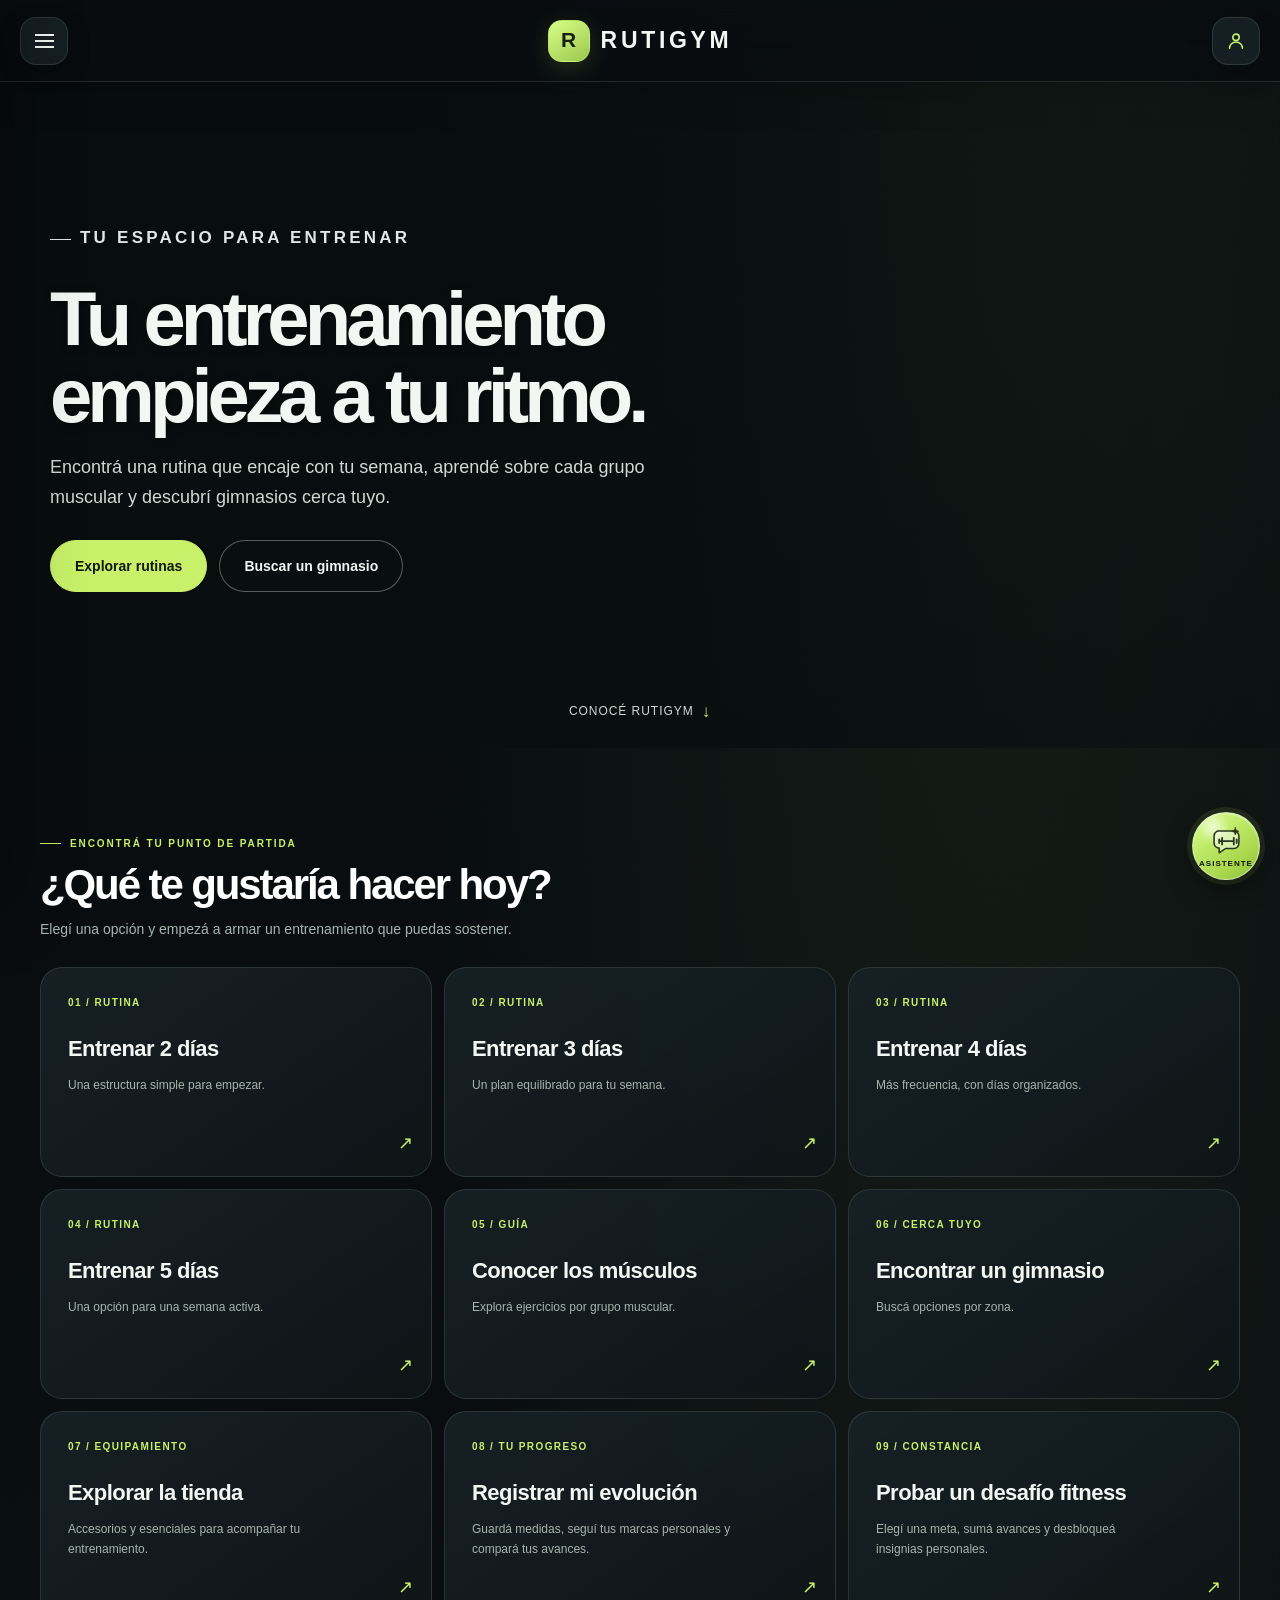
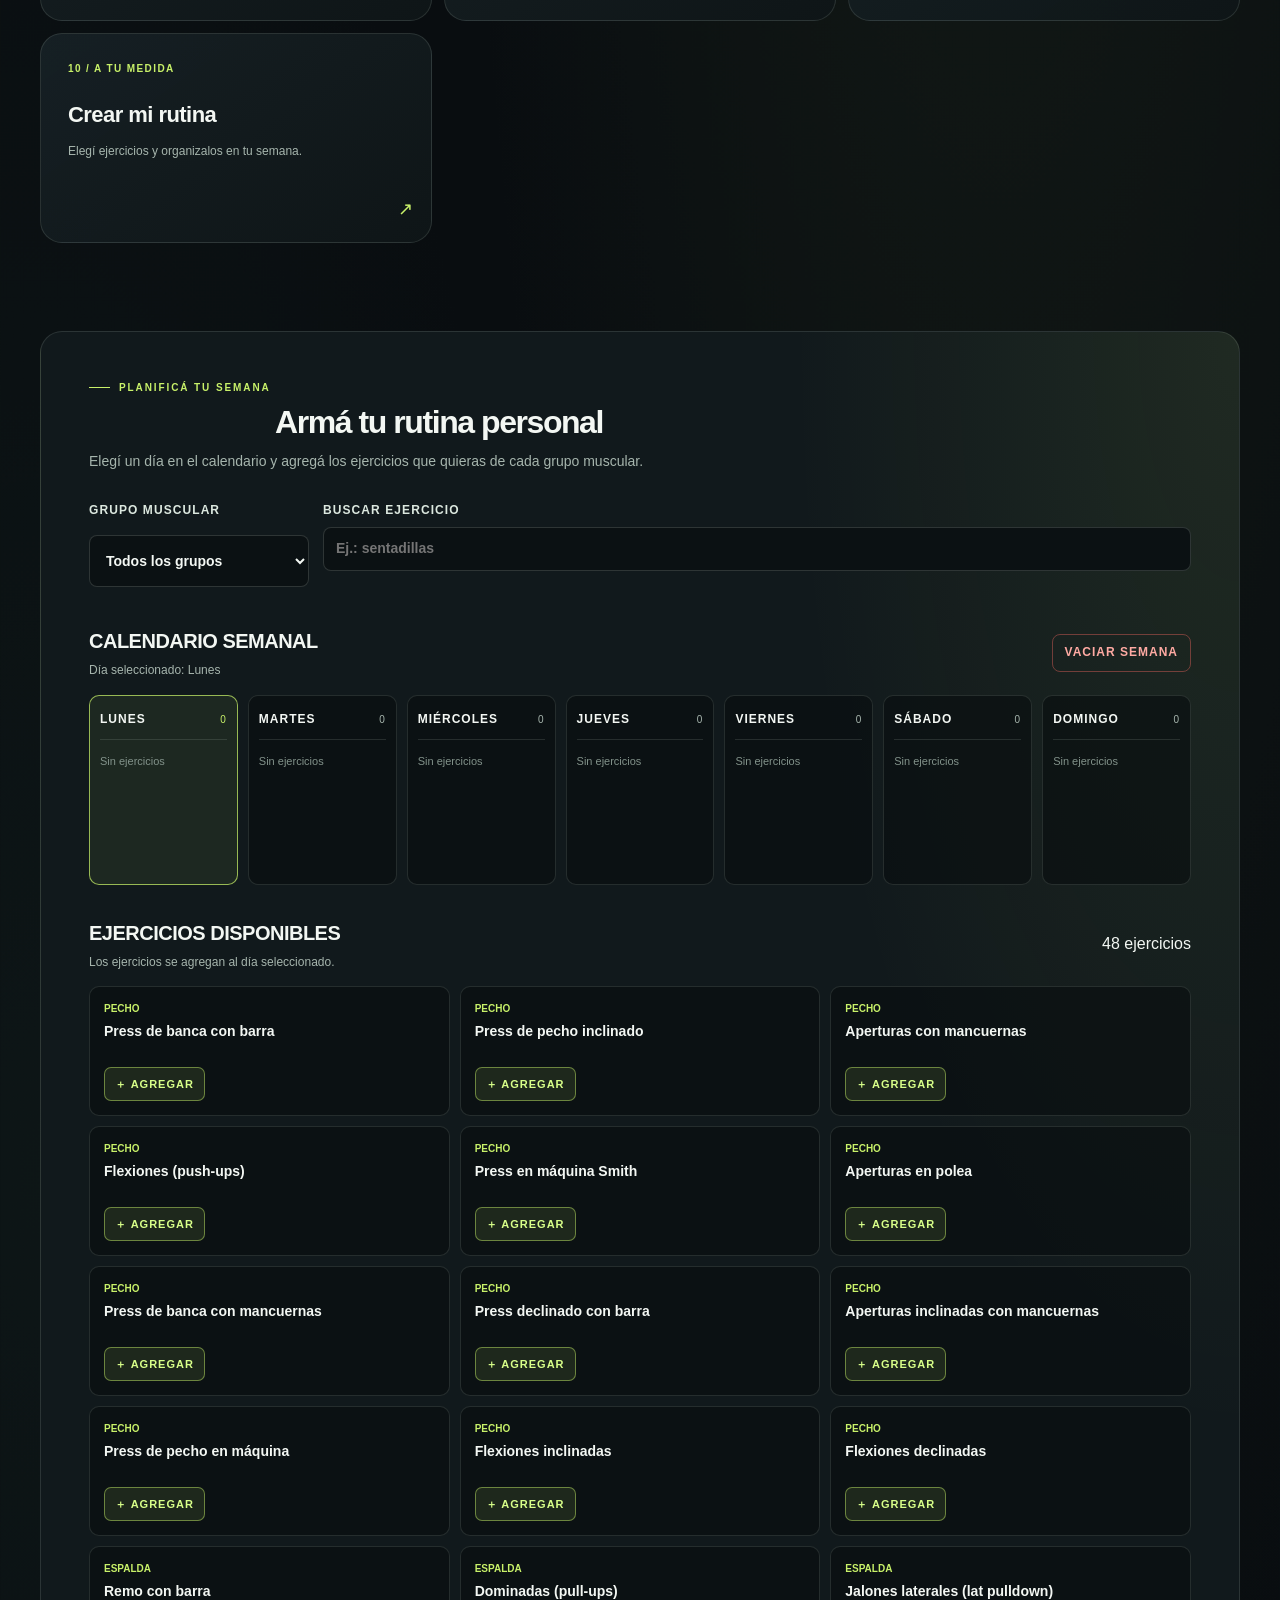
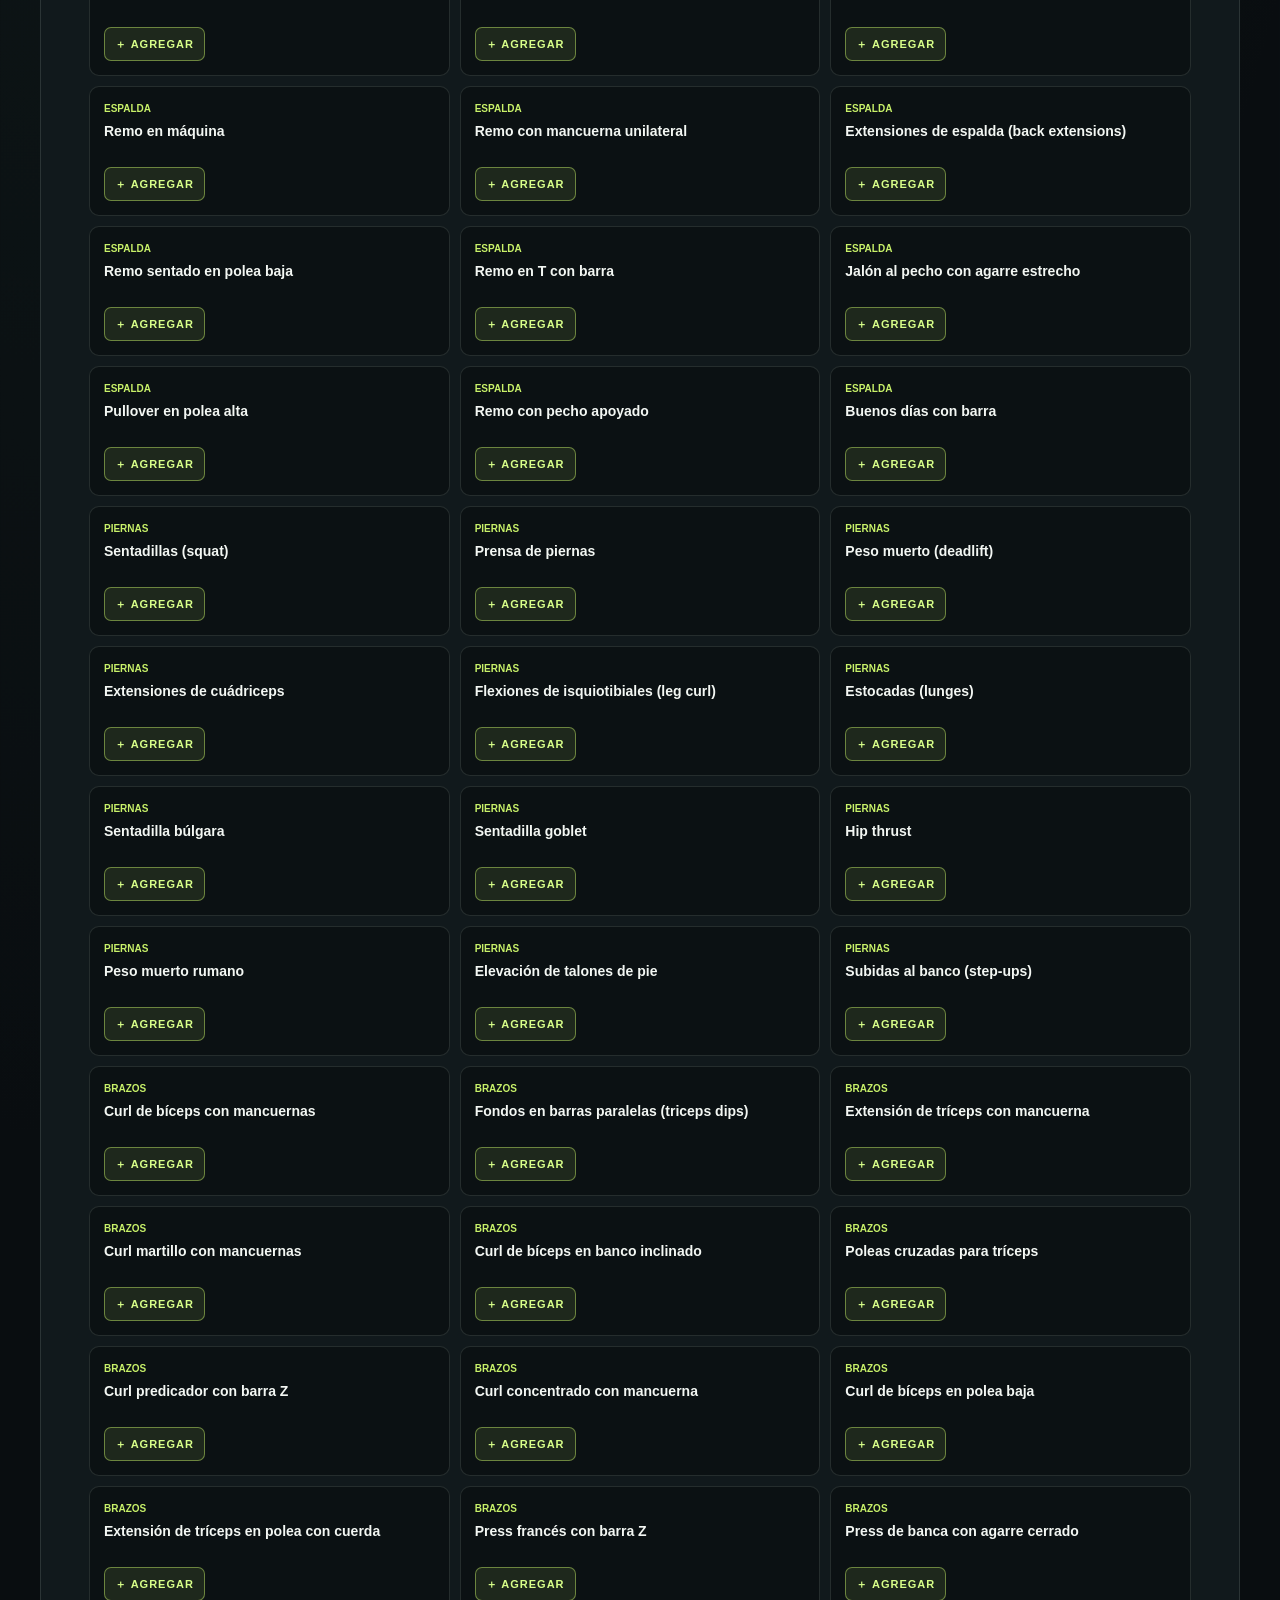
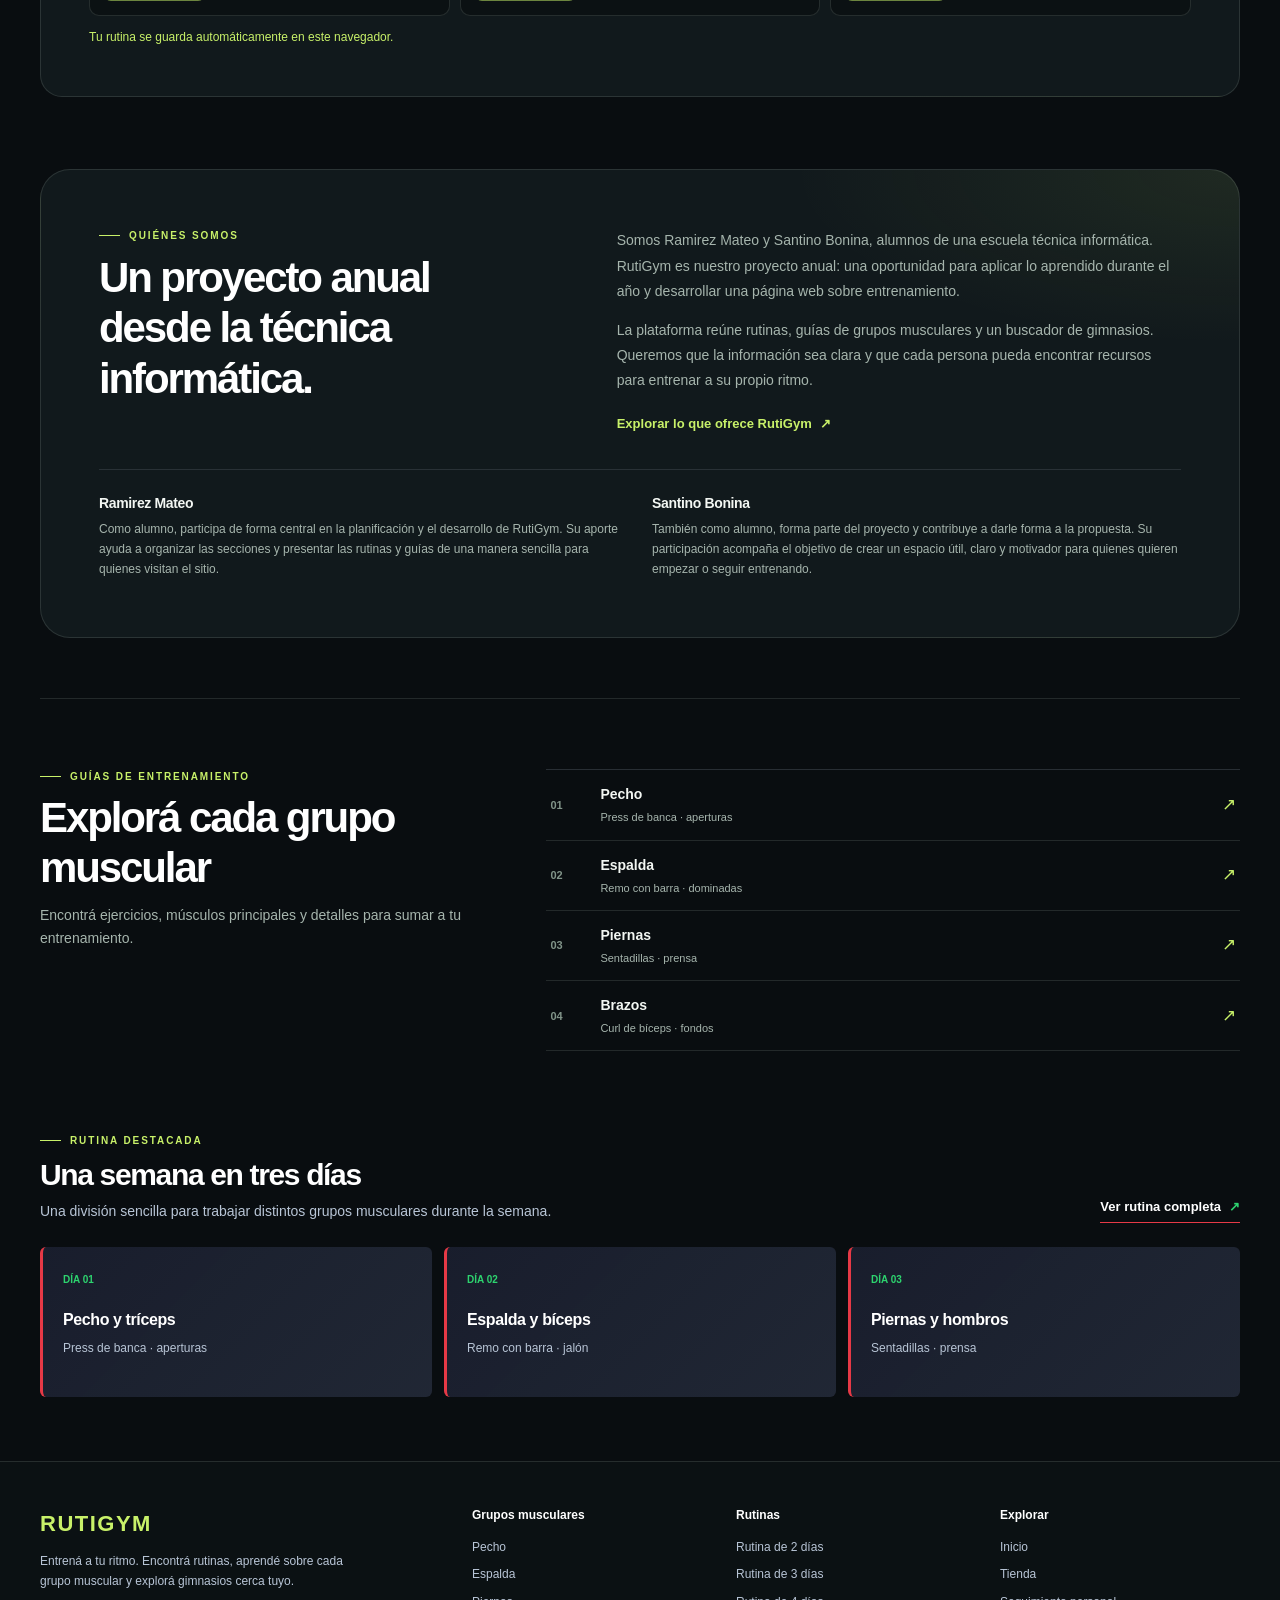
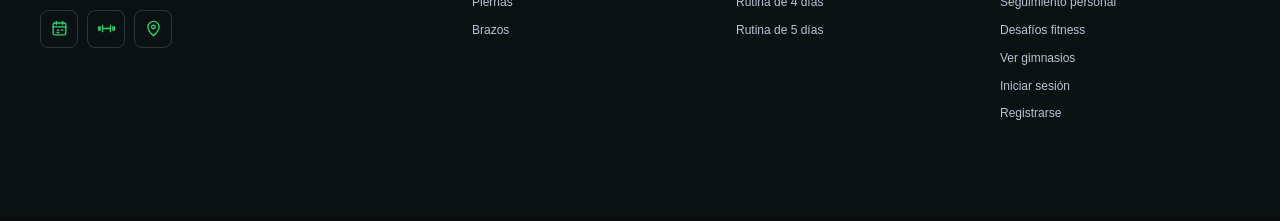
<file: index.html>
<!DOCTYPE html>
<html lang="es">
<head>
    <meta charset="UTF-8">
    <meta name="viewport" content="width=device-width, initial-scale=1.0">
    <link rel="stylesheet" href="CSS/estilos.css">
    <link rel="stylesheet" href="CSS/index.css">
    <title>RutiGym - Tu Gimnasio Virtual</title>
    <link rel="stylesheet" href="CSS/diseno-nuevo.css">
</head>
<body>

    <!-- Navegación lateral con enlaces a rutinas, grupos musculares y gimnasios. -->
    <!-- El checkbox permite abrir y cerrar el menú desde CSS. -->
<input type="checkbox" id="menu-toggle">
<label for="menu-toggle" class="menu-btn" role="button" tabindex="0" aria-label="Abrir menú" aria-expanded="false" aria-controls="sidebar"></label>
<label for="menu-toggle" class="overlay"></label>

<div class="sidebar" id="sidebar">
    <a href="index.html">Inicio</a>

    <!-- MÚSCULOS DESPLEGABLE -->
    <input type="checkbox" id="musculos-toggle" class="rutinas-toggle">
    <label for="musculos-toggle" class="rutinas-btn">
         Músculos
    </label>
    <div class="rutinas-submenu">
        <a href="PAGES/musculos/pecho.html" class="rutina-duracion">Pecho</a>
        <a href="PAGES/musculos/espalda.html" class="rutina-duracion">Espalda</a>
        <a href="PAGES/musculos/piernas.html" class="rutina-duracion">Piernas</a>
        <a href="PAGES/musculos/brazos.html" class="rutina-duracion">Brazos</a>
    </div>

    <!-- RUTINAS DESPLEGABLE -->
    <input type="checkbox" id="rutinas-toggle" class="rutinas-toggle">
    <label for="rutinas-toggle" class="rutinas-btn">
         Ver Rutinas
    </label>
    <div class="rutinas-submenu">
        <a href="PAGES/rutinas-2dias.html" class="rutina-duracion">2 Días</a>
        <a href="PAGES/rutinas-3dias.html" class="rutina-duracion">3 Días</a>
        <a href="PAGES/rutinas-4dias.html" class="rutina-duracion">4 Días</a>
        <a href="PAGES/rutinas-5dias.html" class="rutina-duracion">5 Días</a>
    </div>
    <a href="#rutina-personal">Crear mi rutina</a>

    
    <a href="PAGES/tienda.html">Tienda</a>
    <a href="PAGES/gimnasio.html">Ver gimnasios</a>
</div>

    <!-- ICONO DE USUARIO -->
    <div class="usuario" role="button" tabindex="0" aria-label="Menú de usuario" aria-expanded="false" aria-haspopup="true" aria-controls="menu">
        <svg class="user-icon" viewBox="0 0 24 24" fill="none" aria-hidden="true"><circle cx="12" cy="8" r="3.5"/><path d="M5 20a7 7 0 0 1 14 0"/></svg>
    </div>
    <div class="menu-usuario" id="menu">
            <a href="PAGES/iniciosesion.html">Iniciar Sesión</a>
            <a href="PAGES/registro.html">Registrarse</a>
        </div>

    <div class="nav">
        <h1><a href="index.html" class="logo-link">RUTIGYM</a></h1>
    </div>

    <!-- Presentación principal del sitio y accesos directos para empezar. -->
    <section class="hero">
        <div class="hero-content">
            <p class="hero-eyebrow">TU ESPACIO PARA ENTRENAR</p>
            <h1>Tu entrenamiento empieza a tu ritmo.</h1>
            <p>Encontrá una rutina que encaje con tu semana, aprendé sobre cada grupo muscular y descubrí gimnasios cerca tuyo.</p>
            <div class="hero-buttons">
                <a href="#explorar">Explorar rutinas</a>
                <a href="PAGES/gimnasio.html" class="hero-button-secondary">Buscar un gimnasio</a>
            </div>
        </div>
        <a class="hero-scroll" href="#explorar">Conocé RutiGym <span aria-hidden="true">↓</span></a>
    </section>

    <!-- Accesos en formato de tarjetas a las secciones más importantes. -->
    <section class="explora-section" id="explorar">
        <header class="home-section-heading">
            <p class="home-eyebrow">ENCONTRÁ TU PUNTO DE PARTIDA</p>
            <h2>¿Qué te gustaría hacer hoy?</h2>
            <p>Elegí una opción y empezá a armar un entrenamiento que puedas sostener.</p>
        </header>

        <div class="explora-grid">
            <a class="explora-link" href="PAGES/rutinas-2dias.html">
                <span class="explora-number">01 / RUTINA</span>
                <h3>Entrenar 2 días</h3>
                <p>Una estructura simple para empezar.</p>
                <span class="explora-arrow" aria-hidden="true">↗</span>
            </a>
            <a class="explora-link" href="PAGES/rutinas-3dias.html">
                <span class="explora-number">02 / RUTINA</span>
                <h3>Entrenar 3 días</h3>
                <p>Un plan equilibrado para tu semana.</p>
                <span class="explora-arrow" aria-hidden="true">↗</span>
            </a>
            <a class="explora-link" href="PAGES/rutinas-4dias.html">
                <span class="explora-number">03 / RUTINA</span>
                <h3>Entrenar 4 días</h3>
                <p>Más frecuencia, con días organizados.</p>
                <span class="explora-arrow" aria-hidden="true">↗</span>
            </a>
            <a class="explora-link" href="PAGES/rutinas-5dias.html">
                <span class="explora-number">04 / RUTINA</span>
                <h3>Entrenar 5 días</h3>
                <p>Una opción para una semana activa.</p>
                <span class="explora-arrow" aria-hidden="true">↗</span>
            </a>
            <a class="explora-link" href="PAGES/musculos/pecho.html">
                <span class="explora-number">05 / GUÍA</span>
                <h3>Conocer los músculos</h3>
                <p>Explorá ejercicios por grupo muscular.</p>
                <span class="explora-arrow" aria-hidden="true">↗</span>
            </a>
            <a class="explora-link" href="PAGES/gimnasio.html">
                <span class="explora-number">06 / CERCA TUYO</span>
                <h3>Encontrar un gimnasio</h3>
                <p>Buscá opciones por zona.</p>
                <span class="explora-arrow" aria-hidden="true">↗</span>
            </a>
            <a class="explora-link" href="PAGES/tienda.html">
                <span class="explora-number">07 / EQUIPAMIENTO</span>
                <h3>Explorar la tienda</h3>
                <p>Accesorios y esenciales para acompañar tu entrenamiento.</p>
                <span class="explora-arrow" aria-hidden="true">↗</span>
            </a>
            <a class="explora-link" href="PAGES/seguimiento.html">
                <span class="explora-number">08 / TU PROGRESO</span>
                <h3>Registrar mi evolución</h3>
                <p>Guardá medidas, seguí tus marcas personales y compará tus avances.</p>
                <span class="explora-arrow" aria-hidden="true">↗</span>
            </a>
            <a class="explora-link" href="PAGES/desafios.html">
                <span class="explora-number">09 / CONSTANCIA</span>
                <h3>Probar un desafío fitness</h3>
                <p>Elegí una meta, sumá avances y desbloqueá insignias personales.</p>
                <span class="explora-arrow" aria-hidden="true">↗</span>
            </a>
            <a class="explora-link" href="#rutina-personal">
                <span class="explora-number">10 / A TU MEDIDA</span>
                <h3>Crear mi rutina</h3>
                <p>Elegí ejercicios y organizalos en tu semana.</p>
                <span class="explora-arrow" aria-hidden="true">↗</span>
            </a>
        </div>
    </section>

    <section class="personal-routine" id="rutina-personal" aria-labelledby="personal-routine-title">
        <header class="personal-routine__heading">
            <p class="home-eyebrow">PLANIFICÁ TU SEMANA</p>
            <h2 id="personal-routine-title">Armá tu rutina personal</h2>
            <p>Elegí un día en el calendario y agregá los ejercicios que quieras de cada grupo muscular.</p>
        </header>

        <div class="personal-routine__filters">
            <label>
                <span>Grupo muscular</span>
                <select id="routine-muscle-filter">
                    <option value="todos">Todos los grupos</option>
                    <option value="Pecho">Pecho</option>
                    <option value="Espalda">Espalda</option>
                    <option value="Piernas">Piernas</option>
                    <option value="Brazos">Brazos</option>
                </select>
            </label>
            <label class="personal-routine__search">
                <span>Buscar ejercicio</span>
                <input id="routine-search" type="search" placeholder="Ej.: sentadillas" autocomplete="off">
            </label>
        </div>

        <div class="personal-routine__calendar-heading">
            <div>
                <h3>Calendario semanal</h3>
                <p id="routine-selected-day" aria-live="polite">Día seleccionado: Lunes</p>
            </div>
            <button class="personal-routine__clear" id="routine-clear" type="button">Vaciar semana</button>
        </div>
        <div class="personal-routine__week" id="routine-week" aria-label="Calendario semanal"></div>

        <div class="personal-routine__catalog-heading">
            <div>
                <h3>Ejercicios disponibles</h3>
                <p>Los ejercicios se agregan al día seleccionado.</p>
            </div>
            <span id="routine-exercise-count" aria-live="polite"></span>
        </div>
        <div class="personal-routine__catalog" id="routine-catalog"></div>
        <p class="personal-routine__empty" id="routine-empty" hidden>No encontramos ejercicios con esos filtros.</p>
        <p class="personal-routine__status" id="routine-status" role="status" aria-live="polite">Tu rutina se guarda automáticamente en este navegador.</p>
    </section>

    <!-- Presenta el propósito del sitio y a los alumnos que forman parte del proyecto. -->
    <section class="sobre-nosotros" id="sobre-nosotros">
        <div class="sobre-nosotros-intro">
            <p class="home-eyebrow">QUIÉNES SOMOS</p>
            <h2>Un proyecto anual desde la técnica informática.</h2>
        </div>

        <div class="sobre-nosotros-content">
            <p>Somos Ramirez Mateo y Santino Bonina, alumnos de una escuela técnica informática. RutiGym es nuestro proyecto anual: una oportunidad para aplicar lo aprendido durante el año y desarrollar una página web sobre entrenamiento.</p>
            <p>La plataforma reúne rutinas, guías de grupos musculares y un buscador de gimnasios. Queremos que la información sea clara y que cada persona pueda encontrar recursos para entrenar a su propio ritmo.</p>
            <a href="#explorar">Explorar lo que ofrece RutiGym <span aria-hidden="true">↗</span></a>
        </div>

        <div class="sobre-nosotros-values">
            <div>
                <h3>Ramirez Mateo</h3>
                <p>Como alumno, participa de forma central en la planificación y el desarrollo de RutiGym. Su aporte ayuda a organizar las secciones y presentar las rutinas y guías de una manera sencilla para quienes visitan el sitio.</p>
            </div>
            <div>
                <h3>Santino Bonina</h3>
                <p>También como alumno, forma parte del proyecto y contribuye a darle forma a la propuesta. Su participación acompaña el objetivo de crear un espacio útil, claro y motivador para quienes quieren empezar o seguir entrenando.</p>
            </div>
        </div>
    </section>

    <!-- Enlaces a las guías de cada grupo muscular. -->
    <section class="muscle-overview" id="grupos-musculares">
        <div class="muscle-overview-heading">
            <p class="home-eyebrow">GUÍAS DE ENTRENAMIENTO</p>
            <h2>Explorá cada grupo muscular</h2>
            <p>Encontrá ejercicios, músculos principales y detalles para sumar a tu entrenamiento.</p>
        </div>

        <div class="muscle-link-list">
            <a href="PAGES/musculos/pecho.html">
                <span class="muscle-link-number">01</span>
                <span class="muscle-link-copy"><strong>Pecho</strong><small>Press de banca · aperturas</small></span>
                <span class="muscle-link-arrow" aria-hidden="true">↗</span>
            </a>
            <a href="PAGES/musculos/espalda.html">
                <span class="muscle-link-number">02</span>
                <span class="muscle-link-copy"><strong>Espalda</strong><small>Remo con barra · dominadas</small></span>
                <span class="muscle-link-arrow" aria-hidden="true">↗</span>
            </a>
            <a href="PAGES/musculos/piernas.html">
                <span class="muscle-link-number">03</span>
                <span class="muscle-link-copy"><strong>Piernas</strong><small>Sentadillas · prensa</small></span>
                <span class="muscle-link-arrow" aria-hidden="true">↗</span>
            </a>
            <a href="PAGES/musculos/brazos.html">
                <span class="muscle-link-number">04</span>
                <span class="muscle-link-copy"><strong>Brazos</strong><small>Curl de bíceps · fondos</small></span>
                <span class="muscle-link-arrow" aria-hidden="true">↗</span>
            </a>
        </div>
    </section>

    <!-- Vista previa de una rutina semanal y enlace a su versión completa. -->
    <section class="week-preview" aria-labelledby="week-preview-title">
        <div class="week-preview-heading">
            <div>
                <p class="home-eyebrow">RUTINA DESTACADA</p>
                <h2 id="week-preview-title">Una semana en tres días</h2>
                <p>Una división sencilla para trabajar distintos grupos musculares durante la semana.</p>
            </div>
            <a href="PAGES/rutinas-3dias.html">Ver rutina completa <span aria-hidden="true">↗</span></a>
        </div>

        <div class="week-days">
            <article class="week-day">
                <span>DÍA 01</span>
                <h3>Pecho y tríceps</h3>
                <p>Press de banca · aperturas</p>
            </article>
            <article class="week-day">
                <span>DÍA 02</span>
                <h3>Espalda y bíceps</h3>
                <p>Remo con barra · jalón</p>
            </article>
            <article class="week-day">
                <span>DÍA 03</span>
                <h3>Piernas y hombros</h3>
                <p>Sentadillas · prensa</p>
            </article>
        </div>
    </section>

    <!-- El pie y las interacciones se completan con los scripts compartidos. -->
    <footer id="site-footer"></footer>

    <script src="JS/footer.js"></script>
    <script src="JS/reveal-scroll.js"></script>
    <script src="JS/menu-usuario.js"></script>
    <script src="JS/rutina-personal.js"></script>
</body>
</html>
</file>
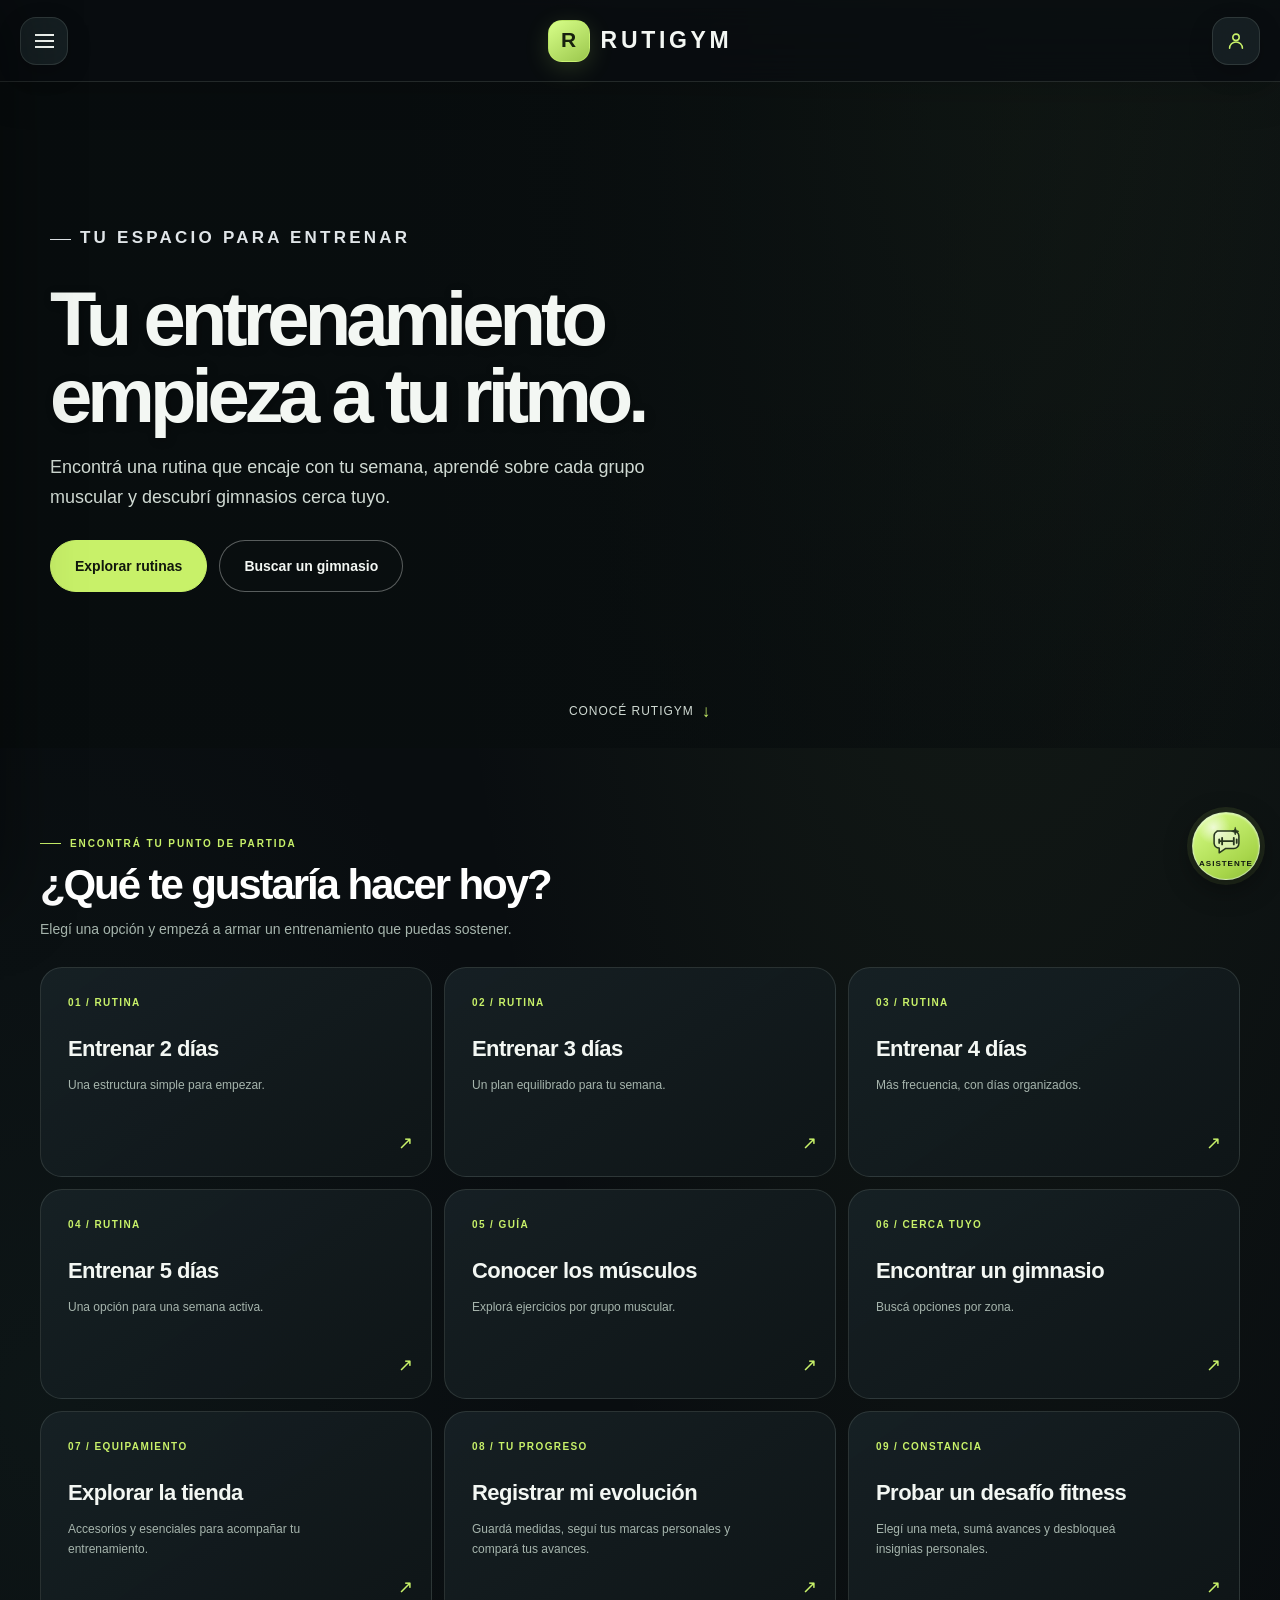
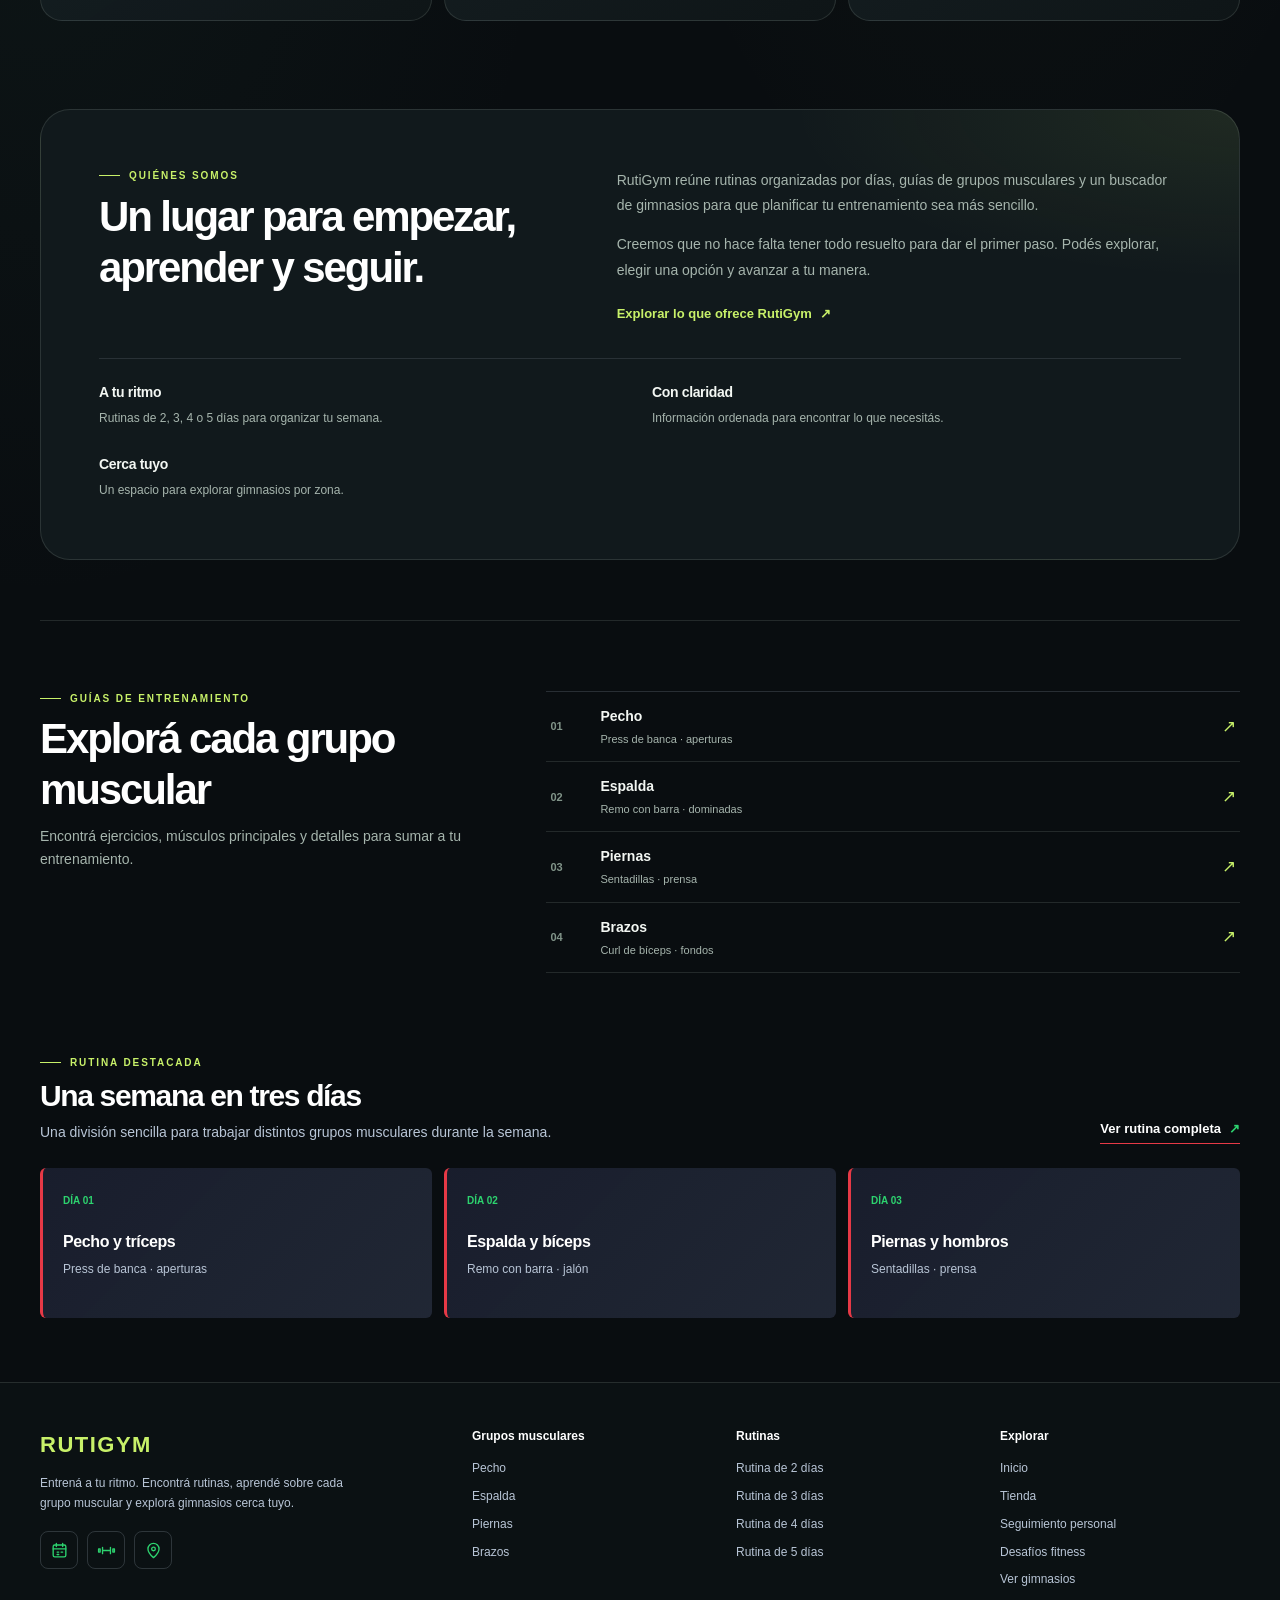
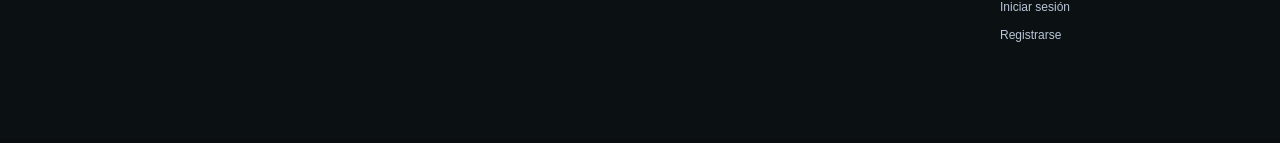
<file: GYM14.0.html>
<!DOCTYPE html>
<html lang="es">
<head>
    <meta charset="UTF-8">
    <meta name="viewport" content="width=device-width, initial-scale=1.0">
    <link rel="stylesheet" href="CSS/estilos.css">
    <link rel="stylesheet" href="CSS/index.css">
    <title>RutiGym - Tu Gimnasio Virtual</title>
    <link rel="stylesheet" href="CSS/diseno-nuevo.css">
</head>
<body>

    <!-- Navegación lateral con enlaces a rutinas, grupos musculares y gimnasios. -->
    <!-- El checkbox permite abrir y cerrar el menú desde CSS. -->
<input type="checkbox" id="menu-toggle">
<label for="menu-toggle" class="menu-btn" role="button" tabindex="0" aria-label="Abrir menú" aria-expanded="false" aria-controls="sidebar"></label>
<label for="menu-toggle" class="overlay"></label>

<div class="sidebar" id="sidebar">
    <a href="index.html">Inicio</a>

    <!-- MÚSCULOS DESPLEGABLE -->
    <input type="checkbox" id="musculos-toggle" class="rutinas-toggle">
    <label for="musculos-toggle" class="rutinas-btn">
         Músculos
    </label>
    <div class="rutinas-submenu">
        <a href="PAGES/musculos/pecho.html" class="rutina-duracion">Pecho</a>
        <a href="PAGES/musculos/espalda.html" class="rutina-duracion">Espalda</a>
        <a href="PAGES/musculos/piernas.html" class="rutina-duracion">Piernas</a>
        <a href="PAGES/musculos/brazos.html" class="rutina-duracion">Brazos</a>
    </div>

    <!-- RUTINAS DESPLEGABLE -->
    <input type="checkbox" id="rutinas-toggle" class="rutinas-toggle">
    <label for="rutinas-toggle" class="rutinas-btn">
         Ver Rutinas
    </label>
    <div class="rutinas-submenu">
        <a href="PAGES/rutinas-2dias.html" class="rutina-duracion">2 Días</a>
        <a href="PAGES/rutinas-3dias.html" class="rutina-duracion">3 Días</a>
        <a href="PAGES/rutinas-4dias.html" class="rutina-duracion">4 Días</a>
        <a href="PAGES/rutinas-5dias.html" class="rutina-duracion">5 Días</a>
    </div>

    
    <a href="PAGES/tienda.html">Tienda</a>
    <a href="PAGES/gimnasio.html">Ver gimnasios</a>
</div>

    <!-- ICONO DE USUARIO -->
    <div class="usuario" role="button" tabindex="0" aria-label="Menú de usuario" aria-expanded="false" aria-haspopup="true" aria-controls="menu">
        <svg class="user-icon" viewBox="0 0 24 24" fill="none" aria-hidden="true"><circle cx="12" cy="8" r="3.5"/><path d="M5 20a7 7 0 0 1 14 0"/></svg>
    </div>
    <div class="menu-usuario" id="menu">
            <a href="PAGES/iniciosesion.html">Iniciar Sesión</a>
            <a href="PAGES/registro.html">Registrarse</a>
        </div>

    <div class="nav">
        <h1><a href="index.html" class="logo-link">RUTIGYM</a></h1>
    </div>

    <!-- Presentación principal del sitio y accesos directos para empezar. -->
    <section class="hero">
        <div class="hero-content">
            <p class="hero-eyebrow">TU ESPACIO PARA ENTRENAR</p>
            <h1>Tu entrenamiento empieza a tu ritmo.</h1>
            <p>Encontrá una rutina que encaje con tu semana, aprendé sobre cada grupo muscular y descubrí gimnasios cerca tuyo.</p>
            <div class="hero-buttons">
                <a href="#explorar">Explorar rutinas</a>
                <a href="PAGES/gimnasio.html" class="hero-button-secondary">Buscar un gimnasio</a>
            </div>
        </div>
        <a class="hero-scroll" href="#explorar">Conocé RutiGym <span aria-hidden="true">↓</span></a>
    </section>

    <!-- Accesos en formato de tarjetas a las secciones más importantes. -->
    <section class="explora-section" id="explorar">
        <header class="home-section-heading">
            <p class="home-eyebrow">ENCONTRÁ TU PUNTO DE PARTIDA</p>
            <h2>¿Qué te gustaría hacer hoy?</h2>
            <p>Elegí una opción y empezá a armar un entrenamiento que puedas sostener.</p>
        </header>

        <div class="explora-grid">
            <a class="explora-link" href="PAGES/rutinas-2dias.html">
                <span class="explora-number">01 / RUTINA</span>
                <h3>Entrenar 2 días</h3>
                <p>Una estructura simple para empezar.</p>
                <span class="explora-arrow" aria-hidden="true">↗</span>
            </a>
            <a class="explora-link" href="PAGES/rutinas-3dias.html">
                <span class="explora-number">02 / RUTINA</span>
                <h3>Entrenar 3 días</h3>
                <p>Un plan equilibrado para tu semana.</p>
                <span class="explora-arrow" aria-hidden="true">↗</span>
            </a>
            <a class="explora-link" href="PAGES/rutinas-4dias.html">
                <span class="explora-number">03 / RUTINA</span>
                <h3>Entrenar 4 días</h3>
                <p>Más frecuencia, con días organizados.</p>
                <span class="explora-arrow" aria-hidden="true">↗</span>
            </a>
            <a class="explora-link" href="PAGES/rutinas-5dias.html">
                <span class="explora-number">04 / RUTINA</span>
                <h3>Entrenar 5 días</h3>
                <p>Una opción para una semana activa.</p>
                <span class="explora-arrow" aria-hidden="true">↗</span>
            </a>
            <a class="explora-link" href="PAGES/musculos/pecho.html">
                <span class="explora-number">05 / GUÍA</span>
                <h3>Conocer los músculos</h3>
                <p>Explorá ejercicios por grupo muscular.</p>
                <span class="explora-arrow" aria-hidden="true">↗</span>
            </a>
            <a class="explora-link" href="PAGES/gimnasio.html">
                <span class="explora-number">06 / CERCA TUYO</span>
                <h3>Encontrar un gimnasio</h3>
                <p>Buscá opciones por zona.</p>
                <span class="explora-arrow" aria-hidden="true">↗</span>
            </a>
            <a class="explora-link" href="PAGES/tienda.html">
                <span class="explora-number">07 / EQUIPAMIENTO</span>
                <h3>Explorar la tienda</h3>
                <p>Accesorios y esenciales para acompañar tu entrenamiento.</p>
                <span class="explora-arrow" aria-hidden="true">↗</span>
            </a>
            <a class="explora-link" href="PAGES/seguimiento.html">
                <span class="explora-number">08 / TU PROGRESO</span>
                <h3>Registrar mi evolución</h3>
                <p>Guardá medidas, seguí tus marcas personales y compará tus avances.</p>
                <span class="explora-arrow" aria-hidden="true">↗</span>
            </a>
            <a class="explora-link" href="PAGES/desafios.html">
                <span class="explora-number">09 / CONSTANCIA</span>
                <h3>Probar un desafío fitness</h3>
                <p>Elegí una meta, sumá avances y desbloqueá insignias personales.</p>
                <span class="explora-arrow" aria-hidden="true">↗</span>
            </a>
        </div>
    </section>

    <!-- Explica el propósito del sitio y resume sus beneficios. -->
    <section class="sobre-nosotros" id="sobre-nosotros">
        <div class="sobre-nosotros-intro">
            <p class="home-eyebrow">QUIÉNES SOMOS</p>
            <h2>Un lugar para empezar, aprender y seguir.</h2>
        </div>

        <div class="sobre-nosotros-content">
            <p>RutiGym reúne rutinas organizadas por días, guías de grupos musculares y un buscador de gimnasios para que planificar tu entrenamiento sea más sencillo.</p>
            <p>Creemos que no hace falta tener todo resuelto para dar el primer paso. Podés explorar, elegir una opción y avanzar a tu manera.</p>
            <a href="#explorar">Explorar lo que ofrece RutiGym <span aria-hidden="true">↗</span></a>
        </div>

        <div class="sobre-nosotros-values">
            <div>
                <h3>A tu ritmo</h3>
                <p>Rutinas de 2, 3, 4 o 5 días para organizar tu semana.</p>
            </div>
            <div>
                <h3>Con claridad</h3>
                <p>Información ordenada para encontrar lo que necesitás.</p>
            </div>
            <div>
                <h3>Cerca tuyo</h3>
                <p>Un espacio para explorar gimnasios por zona.</p>
            </div>
        </div>
    </section>

    <!-- Enlaces a las guías de cada grupo muscular. -->
    <section class="muscle-overview" id="grupos-musculares">
        <div class="muscle-overview-heading">
            <p class="home-eyebrow">GUÍAS DE ENTRENAMIENTO</p>
            <h2>Explorá cada grupo muscular</h2>
            <p>Encontrá ejercicios, músculos principales y detalles para sumar a tu entrenamiento.</p>
        </div>

        <div class="muscle-link-list">
            <a href="PAGES/musculos/pecho.html">
                <span class="muscle-link-number">01</span>
                <span class="muscle-link-copy"><strong>Pecho</strong><small>Press de banca · aperturas</small></span>
                <span class="muscle-link-arrow" aria-hidden="true">↗</span>
            </a>
            <a href="PAGES/musculos/espalda.html">
                <span class="muscle-link-number">02</span>
                <span class="muscle-link-copy"><strong>Espalda</strong><small>Remo con barra · dominadas</small></span>
                <span class="muscle-link-arrow" aria-hidden="true">↗</span>
            </a>
            <a href="PAGES/musculos/piernas.html">
                <span class="muscle-link-number">03</span>
                <span class="muscle-link-copy"><strong>Piernas</strong><small>Sentadillas · prensa</small></span>
                <span class="muscle-link-arrow" aria-hidden="true">↗</span>
            </a>
            <a href="PAGES/musculos/brazos.html">
                <span class="muscle-link-number">04</span>
                <span class="muscle-link-copy"><strong>Brazos</strong><small>Curl de bíceps · fondos</small></span>
                <span class="muscle-link-arrow" aria-hidden="true">↗</span>
            </a>
        </div>
    </section>

    <!-- Vista previa de una rutina semanal y enlace a su versión completa. -->
    <section class="week-preview" aria-labelledby="week-preview-title">
        <div class="week-preview-heading">
            <div>
                <p class="home-eyebrow">RUTINA DESTACADA</p>
                <h2 id="week-preview-title">Una semana en tres días</h2>
                <p>Una división sencilla para trabajar distintos grupos musculares durante la semana.</p>
            </div>
            <a href="PAGES/rutinas-3dias.html">Ver rutina completa <span aria-hidden="true">↗</span></a>
        </div>

        <div class="week-days">
            <article class="week-day">
                <span>DÍA 01</span>
                <h3>Pecho y tríceps</h3>
                <p>Press de banca · aperturas</p>
            </article>
            <article class="week-day">
                <span>DÍA 02</span>
                <h3>Espalda y bíceps</h3>
                <p>Remo con barra · jalón</p>
            </article>
            <article class="week-day">
                <span>DÍA 03</span>
                <h3>Piernas y hombros</h3>
                <p>Sentadillas · prensa</p>
            </article>
        </div>
    </section>

    <!-- El pie y las interacciones se completan con los scripts compartidos. -->
    <footer id="site-footer"></footer>

    <script src="JS/footer.js"></script>
    <script src="JS/reveal-scroll.js"></script>
    <script src="JS/menu-usuario.js"></script>
</body>
</html>
</file>
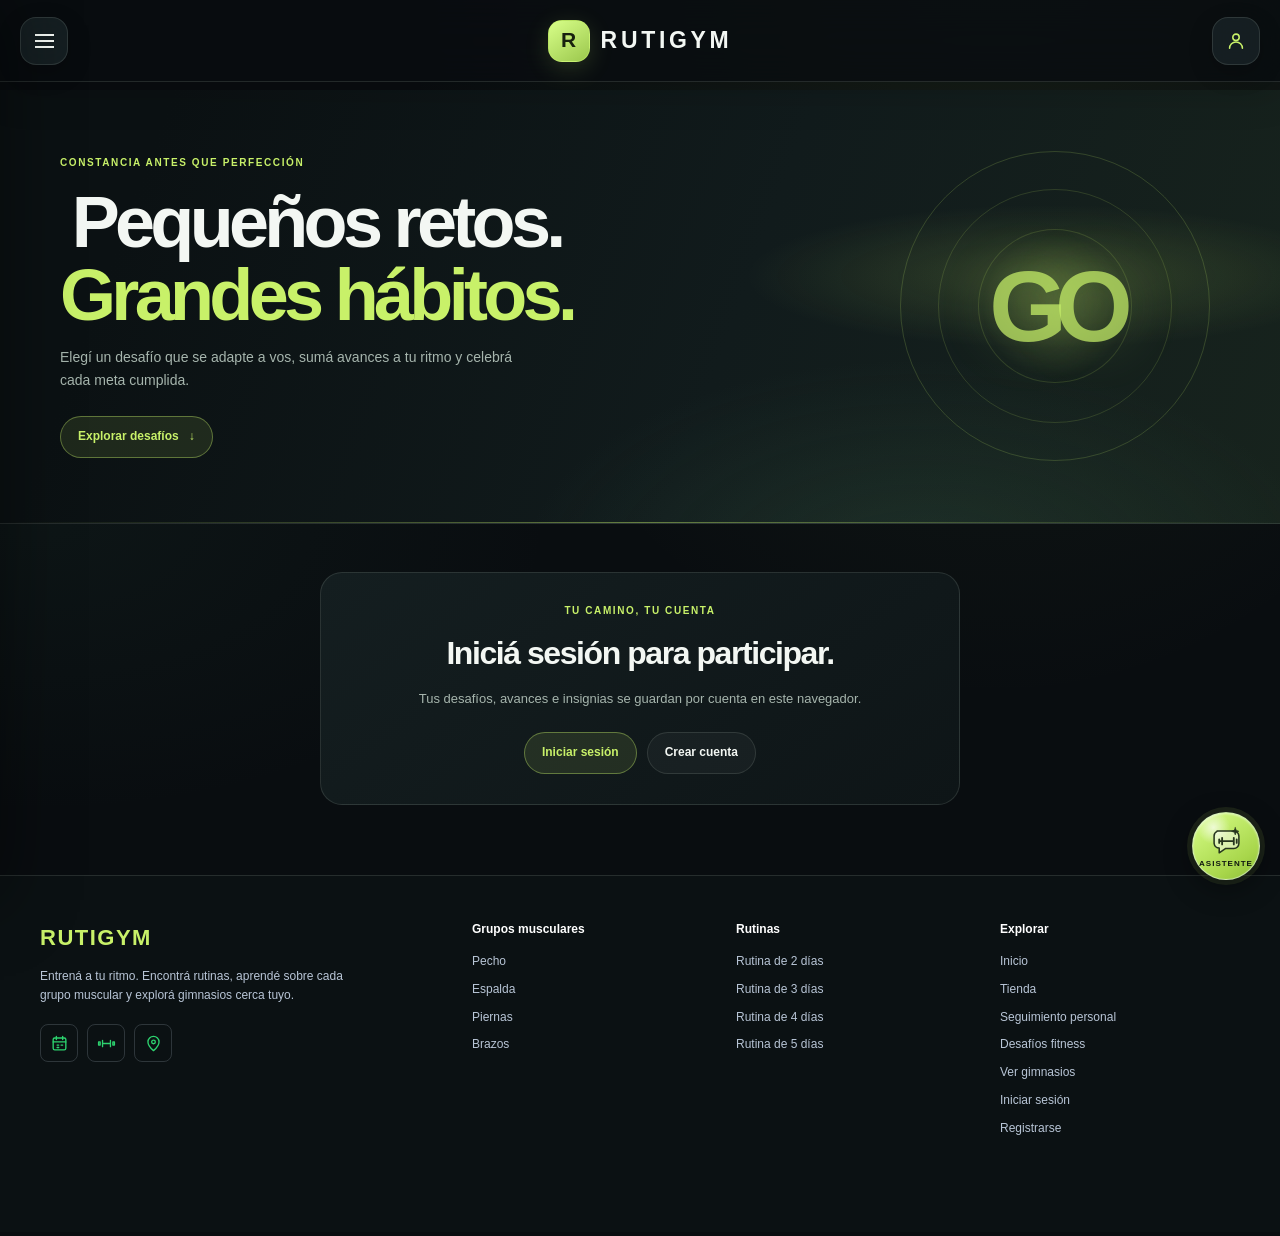
<file: PAGES/desafios.html>
<!DOCTYPE html>
<html lang="es">
<head>
    <meta charset="UTF-8">
    <meta name="viewport" content="width=device-width, initial-scale=1.0">
    <title>Desafíos fitness - RutiGym</title>
    <link rel="stylesheet" href="../CSS/estilos.css">
    <link rel="stylesheet" href="../CSS/desafios.css">
    <link rel="stylesheet" href="../CSS/diseno-nuevo.css">
</head>
<body>
    <input type="checkbox" id="menu-toggle">
    <label for="menu-toggle" class="menu-btn" role="button" tabindex="0" aria-label="Abrir menú" aria-expanded="false" aria-controls="sidebar"></label>
    <label for="menu-toggle" class="overlay"></label>

    <nav class="sidebar" id="sidebar" aria-label="Navegación principal">
        <h3>Navegación</h3>
        <a href="../index.html">Inicio</a>
        <h3>Músculos</h3>
        <a href="musculos/pecho.html">Pecho</a>
        <a href="musculos/espalda.html">Espalda</a>
        <a href="musculos/piernas.html">Piernas</a>
        <a href="musculos/brazos.html">Brazos</a>
        <h3>Rutinas</h3>
        <input type="checkbox" id="rutinas-toggle" class="rutinas-toggle">
        <label for="rutinas-toggle" class="rutinas-btn">Ver Rutinas</label>
        <div class="rutinas-submenu">
            <a href="rutinas-2dias.html" class="rutina-duracion">2 Días</a>
            <a href="rutinas-3dias.html" class="rutina-duracion">3 Días</a>
            <a href="rutinas-4dias.html" class="rutina-duracion">4 Días</a>
            <a href="rutinas-5dias.html" class="rutina-duracion">5 Días</a>
        </div>
        <h3>Explorar</h3>
        <a href="tienda.html">Tienda</a>
        <a href="gimnasio.html">Ver gimnasios</a>
        <h3>Tu progreso</h3>
        <a href="seguimiento.html">Seguimiento personal</a>
        <a href="desafios.html" aria-current="page">Desafíos fitness</a>
    </nav>

    <div class="usuario" role="button" tabindex="0" aria-label="Menú de usuario" aria-expanded="false" aria-haspopup="true" aria-controls="menu">
        <svg class="user-icon" viewBox="0 0 24 24" fill="none" aria-hidden="true"><circle cx="12" cy="8" r="3.5"/><path d="M5 20a7 7 0 0 1 14 0"/></svg>
    </div>
    <div class="menu-usuario" id="menu">
        <a href="iniciosesion.html">Iniciar Sesión</a>
        <a href="registro.html">Registrarse</a>
    </div>

    <header class="nav">
        <h1><a href="../index.html" class="logo-link">RUTIGYM</a></h1>
    </header>

    <main class="challenges-page">
        <header class="challenges-hero">
            <p class="challenge-eyebrow">CONSTANCIA ANTES QUE PERFECCIÓN</p>
            <h1>Pequeños retos.<br><span>Grandes hábitos.</span></h1>
            <p>Elegí un desafío que se adapte a vos, sumá avances a tu ritmo y celebrá cada meta cumplida.</p>
            <div class="challenge-hero-mark" aria-hidden="true"><span>GO</span></div>
            <a href="#challenge-board" class="challenge-hero-link">Explorar desafíos <span aria-hidden="true">↓</span></a>
        </header>

        <p class="challenge-error" id="challenge-error" role="alert" hidden></p>

        <section class="challenge-access" id="challenge-access" aria-labelledby="challenge-access-title">
            <p class="challenge-eyebrow">TU CAMINO, TU CUENTA</p>
            <h2 id="challenge-access-title">Iniciá sesión para participar.</h2>
            <p>Tus desafíos, avances e insignias se guardan por cuenta en este navegador.</p>
            <div class="challenge-access-actions">
                <a class="challenge-primary-link" href="iniciosesion.html?next=desafios.html">Iniciar sesión</a>
                <a class="challenge-secondary-link" href="registro.html">Crear cuenta</a>
            </div>
        </section>

        <div class="challenge-dashboard" id="challenge-dashboard" hidden>
            <section class="challenge-welcome">
                <div>
                    <p class="challenge-eyebrow">HOLA, <span id="challenge-username"></span></p>
                    <h2>¿Qué pequeño avance vas a hacer hoy?</h2>
                </div>
                <p id="challenge-today"></p>
            </section>

            <section class="challenge-section" id="challenge-board" aria-labelledby="challenge-board-title">
                <div class="challenge-section-heading">
                    <div>
                        <p class="challenge-eyebrow">EMPEZÁ POR LO QUE TE MOTIVA</p>
                        <h2 id="challenge-board-title">Tus desafíos</h2>
                    </div>
                    <span class="challenge-local-note">Personales · a tu ritmo</span>
                </div>
                <div class="challenge-grid" id="challenge-list"></div>
                <p class="challenge-empty" id="challenge-empty" hidden>No hay desafíos disponibles por ahora.</p>
            </section>

            <section class="challenge-section saved-challenges-section" id="saved-challenges-section" aria-labelledby="saved-challenges-title" hidden>
                <div class="challenge-section-heading">
                    <div>
                        <p class="challenge-eyebrow">PARA CUANDO TENGAS GANAS</p>
                        <h2 id="saved-challenges-title">Retos guardados para después</h2>
                    </div>
                    <span class="challenge-local-note">Podés agregarlos de nuevo cuando quieras</span>
                </div>
                <div class="exercise-challenge-grid" id="saved-challenges-list"></div>
            </section>

            <section class="challenge-section" aria-labelledby="exercise-challenges-title">
                <div class="challenge-section-heading">
                    <div>
                        <p class="challenge-eyebrow">ELEGÍ TU PRÓXIMO MOVIMIENTO</p>
                        <h2 id="exercise-challenges-title">Retos de ejercicios</h2>
                    </div>
                    <span class="challenge-local-note">Metas acumulables en 7 días</span>
                </div>
                <p class="exercise-challenge-note">Adaptá cada ejercicio a tu nivel, dividí la meta en varias series y frená si sentís molestias.</p>
                <div class="exercise-challenge-grid" id="exercise-challenge-list"></div>
                <p class="challenge-feedback" id="exercise-feedback" role="status" aria-live="polite"></p>
            </section>

            <div class="challenge-tools-grid">
                <section class="challenge-panel" aria-labelledby="level-title">
                    <div class="challenge-panel-heading">
                        <p class="challenge-eyebrow">UN RETO A TU MEDIDA</p>
                        <h2 id="level-title">Elegí tu nivel</h2>
                    </div>
                    <p>Un objetivo semanal según el ritmo que quieras probar. Podés cambiar de nivel cuando termine.</p>
                    <form class="challenge-inline-form" id="level-form">
                        <label for="challenge-level">Nivel
                            <select id="challenge-level" name="level">
                                <option value="principiante">Principiante · 2 entrenamientos</option>
                                <option value="intermedio">Intermedio · 4 entrenamientos</option>
                                <option value="avanzado">Avanzado · 5 entrenamientos</option>
                            </select>
                        </label>
                        <button type="submit" class="challenge-button">Empezar reto semanal</button>
                    </form>
                    <p class="challenge-feedback" id="level-feedback" role="status" aria-live="polite"></p>
                </section>

                <section class="challenge-panel" aria-labelledby="custom-title">
                    <div class="challenge-panel-heading">
                        <p class="challenge-eyebrow">TU META, TUS REGLAS</p>
                        <h2 id="custom-title">Crear desafío personalizado</h2>
                    </div>
                    <p>Definí una meta sencilla y cuánto tiempo querés dedicarle.</p>
                    <form class="challenge-custom-form" id="custom-form">
                        <label for="custom-name">Nombre del desafío
                            <input id="custom-name" name="name" type="text" maxlength="48" placeholder="Ej. Salir a caminar" required>
                        </label>
                        <div class="challenge-custom-fields">
                            <label for="custom-target">Meta total
                                <input id="custom-target" name="target" type="number" min="1" max="10000" step="1" placeholder="Ej. 5" required>
                            </label>
                            <label for="custom-unit">Unidad
                                <select id="custom-unit" name="unit">
                                    <option value="entrenamientos">entrenamientos</option>
                                    <option value="minutos">minutos</option>
                                    <option value="kilómetros">kilómetros</option>
                                    <option value="repeticiones">repeticiones</option>
                                </select>
                            </label>
                            <label for="custom-duration">Duración
                                <select id="custom-duration" name="duration">
                                    <option value="3">3 días</option>
                                    <option value="7" selected>7 días</option>
                                    <option value="14">14 días</option>
                                    <option value="30">30 días</option>
                                    <option value="60">60 días</option>
                                    <option value="90">90 días</option>
                                </select>
                            </label>
                        </div>
                        <button type="submit" class="challenge-button">Crear mi desafío</button>
                    </form>
                    <p class="challenge-feedback" id="custom-feedback" role="status" aria-live="polite"></p>
                </section>
            </div>

            <section class="challenge-section achievements-section" aria-labelledby="achievements-title">
                <div class="challenge-section-heading">
                    <div>
                        <p class="challenge-eyebrow">CADA PASO CUENTA</p>
                        <h2 id="achievements-title">Insignias y logros</h2>
                    </div>
                    <span class="challenge-achievement-count" id="achievement-count">0 logros</span>
                </div>
                <div class="achievement-grid" id="achievement-list"></div>
                <p class="challenge-empty" id="achievement-empty">Completá un desafío para desbloquear tu primera insignia.</p>
            </section>

            <p class="challenge-privacy-note">El avance se registra manualmente y se guarda solo en este navegador, por cuenta. No hay competencia pública ni sincronización entre dispositivos. Elegí metas acordes a tu condición y descansá cuando lo necesites.</p>
        </div>
    </main>

    <footer id="site-footer"></footer>
    <script src="../JS/footer.js"></script>
    <script src="../JS/reveal-scroll.js"></script>
    <script src="../JS/menu-usuario.js"></script>
    <script src="../JS/desafios.js"></script>
</body>
</html>
</file>
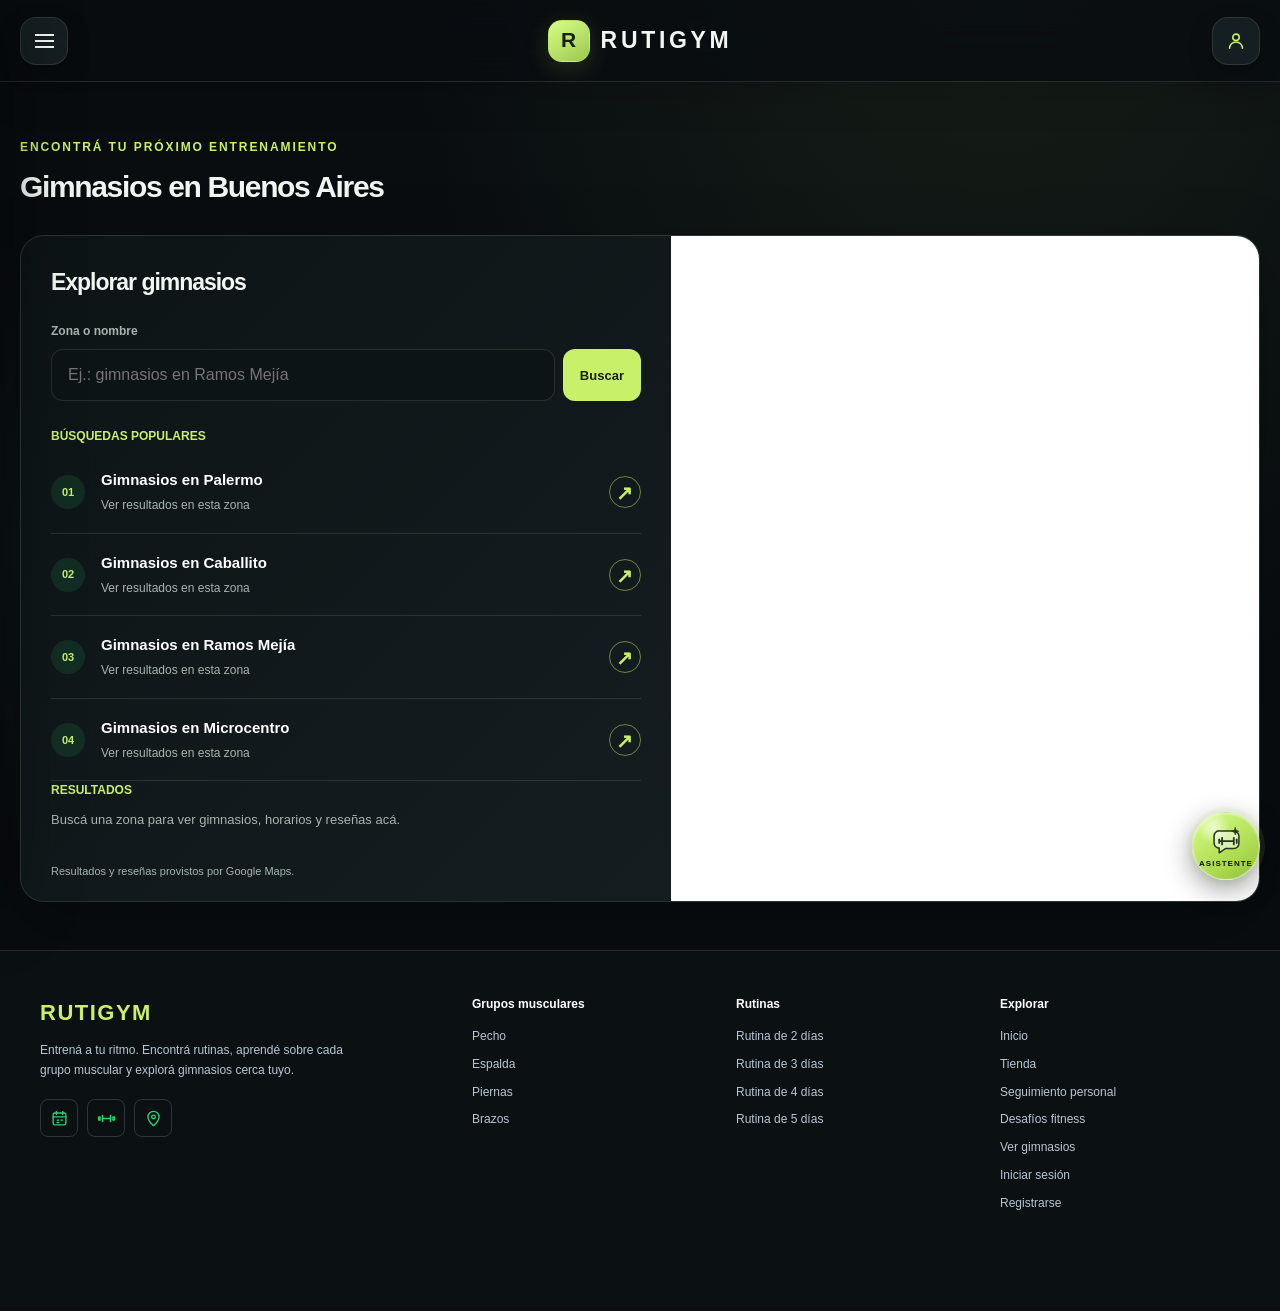
<file: PAGES/gimnasio.html>
<!DOCTYPE html>
<html lang="es">
<head>
    <meta charset="UTF-8">
    <meta name="viewport" content="width=device-width, initial-scale=1.0">
    <title>Gimnasios</title>

    <link rel="stylesheet" href="../CSS/estilos.css">
    <link rel="stylesheet" href="../CSS/gimnasio.css">
    <link rel="stylesheet" href="../CSS/diseno-nuevo.css">
</head>
<body>

    <!-- Menú de navegación lateral, desplegado mediante el checkbox y CSS. -->
    <input type="checkbox" id="menu-toggle">

    <label for="menu-toggle" class="menu-btn" role="button" tabindex="0" aria-label="Abrir menú" aria-expanded="false" aria-controls="sidebar"></label>

    <label for="menu-toggle" class="overlay"></label>

    <div class="sidebar" id="sidebar">

        <h3>Navegación</h3>

        <a href="../index.html">Inicio</a>

        <h3>Músculos</h3>

        <a href="../PAGES/musculos/pecho.html">Pecho</a>
        <a href="../PAGES/musculos/espalda.html">Espalda</a>
        <a href="../PAGES/musculos/piernas.html">Piernas</a>
        <a href="../PAGES/musculos/brazos.html">Brazos</a>

        <h3>Rutinas</h3>
        <input type="checkbox" id="rutinas-toggle" class="rutinas-toggle">
        <label for="rutinas-toggle" class="rutinas-btn"> Ver Rutinas</label>
        <div class="rutinas-submenu">
            <a href="rutinas-2dias.html" class="rutina-duracion">2 Días</a>
            <a href="rutinas-3dias.html" class="rutina-duracion">3 Días</a>
            <a href="rutinas-4dias.html" class="rutina-duracion">4 Días</a>
            <a href="rutinas-5dias.html" class="rutina-duracion">5 Días</a>
        </div>

        <h3>Gimnasios</h3>

        <a href="tienda.html">Tienda</a>
        <a href="gimnasio.html">Ver gimnasios</a>

    </div>
<!-- ICONO DE USUARIO -->
<div class="usuario" role="button" tabindex="0" aria-label="Menú de usuario" aria-expanded="false" aria-haspopup="true" aria-controls="menu">
    <svg class="user-icon" viewBox="0 0 24 24" fill="none" aria-hidden="true"><circle cx="12" cy="8" r="3.5"/><path d="M5 20a7 7 0 0 1 14 0"/></svg>
    </div>
    <div class="menu-usuario" id="menu">
        <a href="iniciosesion.html">Iniciar Sesión</a>
        <a href="registro.html">Registrarse</a>
    </div>

<!-- HEADER -->
<div class="nav">
    <h1><a href="../index.html" style="text-decoration: none; color: inherit;">RUTIGYM</a></h1>
</div>
   

    <!-- Buscador de gimnasios: combina el mapa, la búsqueda y los resultados. -->
    <main class="gimnasios-page">
        <header class="gimnasios-header">
            <p class="gimnasios-eyebrow">ENCONTRÁ TU PRÓXIMO ENTRENAMIENTO</p>
            <h1>Gimnasios en Buenos Aires</h1>
            
        </header>

        <section class="gimnasios-explorer" aria-label="Buscar gimnasios y verlos en el mapa">
            <div class="map-panel">
                <iframe
                    src="https://maps.google.com/maps?q=gimnasios+buenos+aires&t=&z=12&ie=UTF8&iwloc=&output=embed"
                    title="Mapa de gimnasios en Buenos Aires"
                    loading="lazy"
                    referrerpolicy="no-referrer-when-downgrade">
                </iframe>
            </div>

            <div class="places-panel">
                <h2>Explorar gimnasios</h2>
                <form class="gym-search" id="gym-search-form">
                    <label for="gym-query">Zona o nombre</label>
                    <div class="search-row">
                        <input id="gym-query" type="search" placeholder="Ej.: gimnasios en Ramos Mejía" required>
                        <button type="submit" aria-label="Buscar gimnasios">Buscar</button>
                    </div>
                </form>

                <p class="results-label">Búsquedas populares</p>
                <ul class="gym-results">
                    <li>
                        <span class="result-icon" aria-hidden="true">01</span>
                        <div>
                            <h3>Gimnasios en Palermo</h3>
                            <p>Ver resultados en esta zona</p>
                        </div>
                        <button class="gym-result-select" type="button" data-query="Gimnasios en Palermo, Buenos Aires" aria-label="Buscar gimnasios en Palermo">↗</button>
                    </li>
                    <li>
                        <span class="result-icon" aria-hidden="true">02</span>
                        <div>
                            <h3>Gimnasios en Caballito</h3>
                            <p>Ver resultados en esta zona</p>
                        </div>
                        <button class="gym-result-select" type="button" data-query="Gimnasios en Caballito, Buenos Aires" aria-label="Buscar gimnasios en Caballito">↗</button>
                    </li>
                    <li>
                        <span class="result-icon" aria-hidden="true">03</span>
                        <div>
                            <h3>Gimnasios en Ramos Mejía</h3>
                            <p>Ver resultados en esta zona</p>
                        </div>
                        <button class="gym-result-select" type="button" data-query="Gimnasios en Ramos Mejía, Buenos Aires" aria-label="Buscar gimnasios en Ramos Mejía">↗</button>
                    </li>
                    <li>
                        <span class="result-icon" aria-hidden="true">04</span>
                        <div>
                            <h3>Gimnasios en Microcentro</h3>
                            <p>Ver resultados en esta zona</p>
                        </div>
                        <button class="gym-result-select" type="button" data-query="Gimnasios en Microcentro, Buenos Aires" aria-label="Buscar gimnasios en Microcentro">↗</button>
                    </li>
                </ul>

                <p class="results-label" id="results-heading">Resultados</p>
                <p class="search-status" id="search-status" role="status" aria-live="polite">Buscá una zona para ver gimnasios, horarios y reseñas acá.</p>
                <ul class="place-results" id="place-results" aria-label="Gimnasios encontrados"></ul>

                <p class="maps-note">Resultados y reseñas provistos por Google Maps.</p>
            </div>
        </section>
    </main>
    <!-- Scripts del pie compartido, las animaciones y la búsqueda de gimnasios. -->
    <footer id="site-footer"></footer>
    <script src="../JS/footer.js"></script>
    <script src="../JS/reveal-scroll.js"></script>
    <script src="../JS/gimnasios.js"></script>
    <script src="../JS/menu-usuario.js"></script>
    
</body>
</html>
</file>
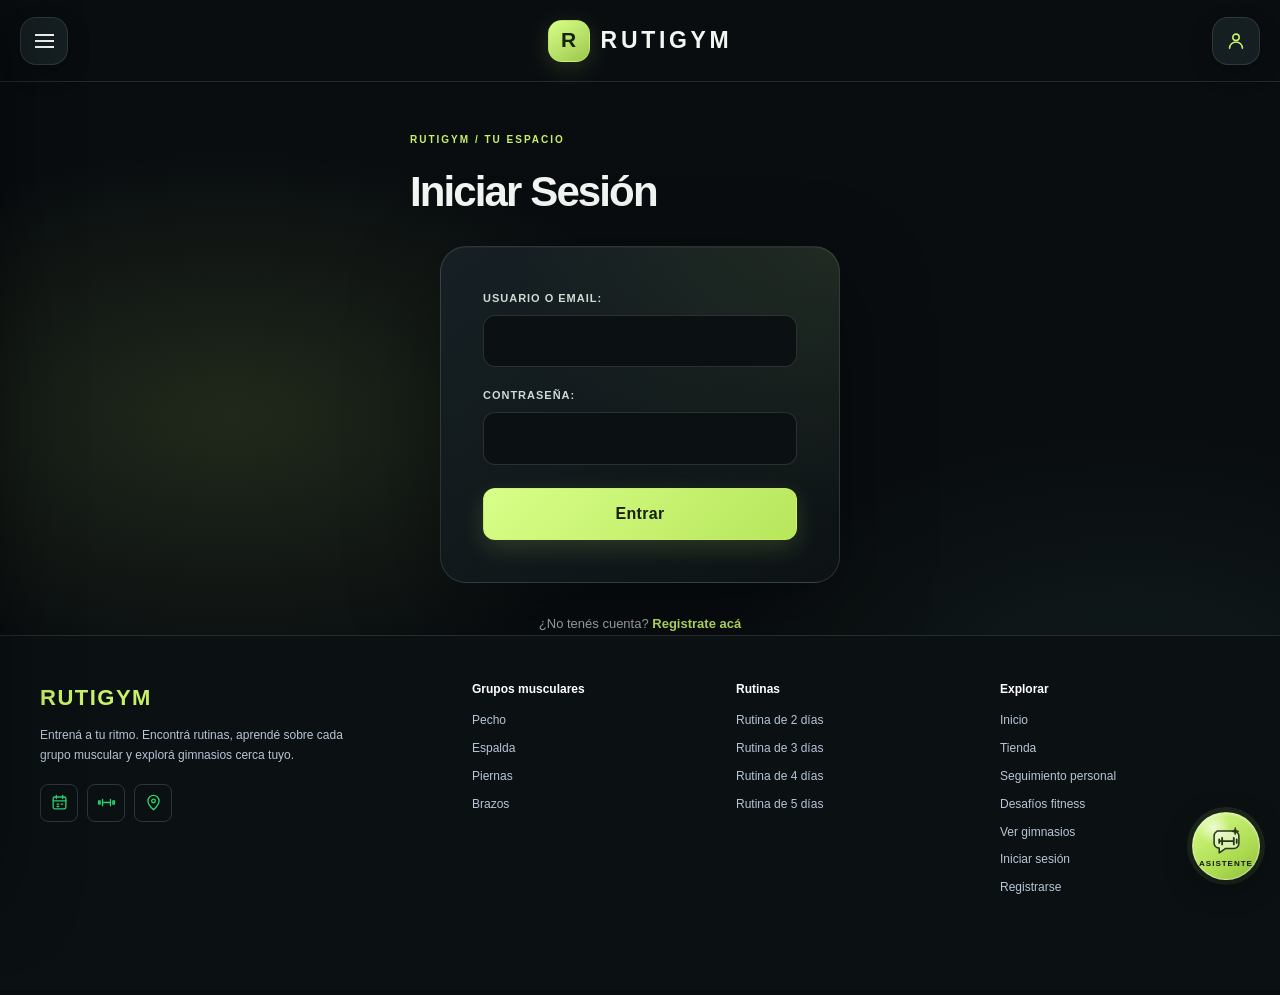
<file: PAGES/iniciosesion.html>
<!DOCTYPE html>
<html lang="es">
<head>
    <meta charset="UTF-8">
    <meta name="viewport" content="width=device-width, initial-scale=1.0">
    <link rel="stylesheet" href="../CSS/estilos.css">
    <title>Iniciar Sesión - RutiGym</title>
    <link rel="stylesheet" href="../CSS/diseno-nuevo.css">
</head>
<body class="auth-page">

    <!-- Navegación general del sitio, disponible también desde esta pantalla. -->
    <input type="checkbox" id="menu-toggle">
    <label for="menu-toggle" class="menu-btn" role="button" tabindex="0" aria-label="Abrir menú" aria-expanded="false" aria-controls="sidebar"></label>
    <label for="menu-toggle" class="overlay"></label>

    <div class="sidebar" id="sidebar">
        <h3>Navegación</h3>
        <a href="../index.html">Inicio</a>

        <h3>Músculos</h3>
        <a href="musculos/pecho.html">Pecho</a>
        <a href="musculos/espalda.html">Espalda</a>
        <a href="musculos/piernas.html">Piernas</a>
        <a href="musculos/brazos.html">Brazos</a>

        <h3>Rutinas</h3>
        <input type="checkbox" id="rutinas-toggle" class="rutinas-toggle">
        <label for="rutinas-toggle" class="rutinas-btn"> Ver Rutinas</label>
        <div class="rutinas-submenu">
            <a href="rutinas-2dias.html" class="rutina-duracion">2 Días</a>
            <a href="rutinas-3dias.html" class="rutina-duracion">3 Días</a>
            <a href="rutinas-4dias.html" class="rutina-duracion">4 Días</a>
            <a href="rutinas-5dias.html" class="rutina-duracion">5 Días</a>
        </div>

        <h3>Gimnasios</h3>
        <a href="tienda.html">Tienda</a>
        <a href="gimnasio.html">Ver gimnasios</a>
    </div>

    <div class="nav">
        <h1><a href="../index.html" style="text-decoration: none; color: inherit;">RUTIGYM</a></h1>
    </div>
    <!-- ICONO DE USUARIO -->
    <div class="usuario" role="button" tabindex="0" aria-label="Menú de usuario" aria-expanded="false" aria-haspopup="true" aria-controls="menu">
        <svg class="user-icon" viewBox="0 0 24 24" fill="none" aria-hidden="true"><circle cx="12" cy="8" r="3.5"/><path d="M5 20a7 7 0 0 1 14 0"/></svg>
    </div>
    <div class="menu-usuario" id="menu">
            <a href="iniciosesion.html">Iniciar Sesión</a>
            <a href="registro.html">Registrarse</a>
        </div>

    <hr>

    <!-- Formulario de acceso a la cuenta. -->
    <h2 style="text-align:center">Iniciar Sesión</h2>

    <form class="centrado" id="iniciar-sesion-form">
        <label for="usuario">Usuario o email:</label>
        <input type="text" id="usuario" name="usuario" autocomplete="username" required>

        <label for="clave">Contraseña:</label>
        <input type="password" id="clave" name="clave" autocomplete="current-password" required>

        <button type="submit">Entrar</button>
        <p class="auth-message" id="auth-message" role="status" aria-live="polite"></p>
    </form>

    <p style="text-align:center; margin-top:20px;">
        ¿No tenés cuenta? <a href="registro.html" style="color:red;">Registrate acá</a>
    </p>

    <!-- Pie de página e interacciones comunes. -->
    <footer id="site-footer"></footer>
    <script src="../JS/footer.js"></script>
    <script src="../JS/reveal-scroll.js"></script>
    <script src="../JS/menu-usuario.js"></script>
</body>
</html>
</file>
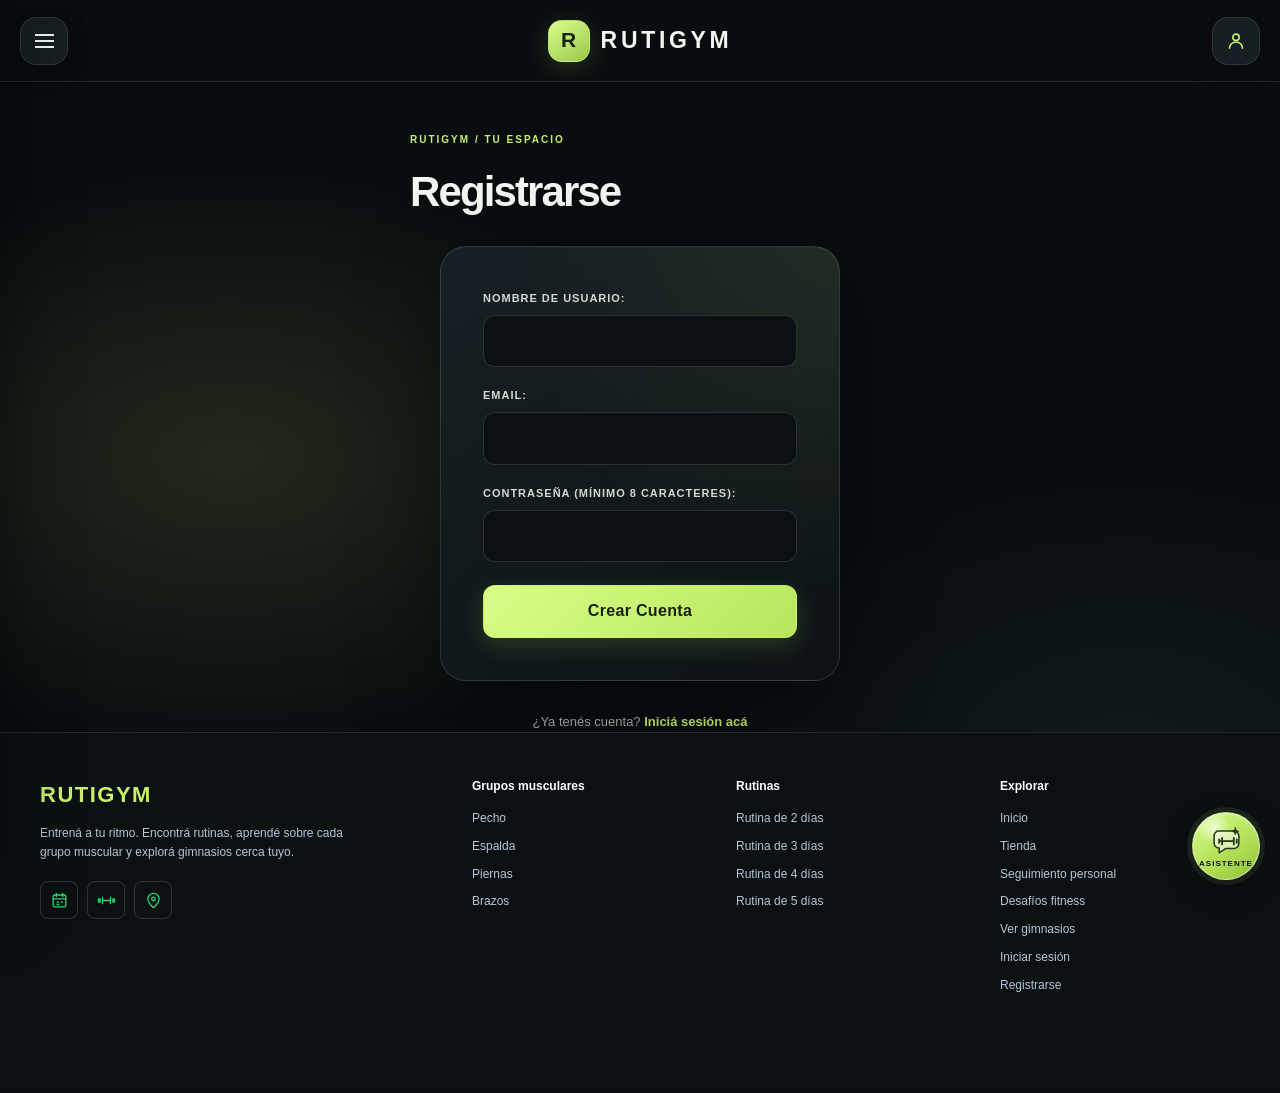
<file: PAGES/registro.html>
<!DOCTYPE html>
<html lang="es">
<head>
    <meta charset="UTF-8">
    <meta name="viewport" content="width=device-width, initial-scale=1.0">
    <link rel="stylesheet" href="../CSS/estilos.css">
    <title>Registrarse - RutiGym</title>
    <link rel="stylesheet" href="../CSS/diseno-nuevo.css">
</head>
<body class="auth-page">

    <!-- Navegación general del sitio, disponible también desde esta pantalla. -->
    <input type="checkbox" id="menu-toggle">
    <label for="menu-toggle" class="menu-btn" role="button" tabindex="0" aria-label="Abrir menú" aria-expanded="false" aria-controls="sidebar"></label>
    <label for="menu-toggle" class="overlay"></label>

    <div class="sidebar" id="sidebar">
        <h3>Navegación</h3>
        <a href="../index.html">Inicio</a>

        <h3>Músculos</h3>
        <a href="musculos/pecho.html">Pecho</a>
        <a href="musculos/espalda.html">Espalda</a>
        <a href="musculos/piernas.html">Piernas</a>
        <a href="musculos/brazos.html">Brazos</a>

        <h3>Rutinas</h3>
        <input type="checkbox" id="rutinas-toggle" class="rutinas-toggle">
        <label for="rutinas-toggle" class="rutinas-btn"> Ver Rutinas</label>
        <div class="rutinas-submenu">
            <a href="rutinas-2dias.html" class="rutina-duracion">2 Días</a>
            <a href="rutinas-3dias.html" class="rutina-duracion">3 Días</a>
            <a href="rutinas-4dias.html" class="rutina-duracion">4 Días</a>
            <a href="rutinas-5dias.html" class="rutina-duracion">5 Días</a>
        </div>

        <h3>Gimnasios</h3>
        <a href="tienda.html">Tienda</a>
        <a href="gimnasio.html">Ver gimnasios</a>
    </div>

    <div class="nav">
        <h1><a href="../index.html" style="text-decoration: none; color: inherit;">RUTIGYM</a></h1>
    </div>

    <!-- ICONO DE USUARIO -->
    <div class="usuario" role="button" tabindex="0" aria-label="Menú de usuario" aria-expanded="false" aria-haspopup="true" aria-controls="menu">
        <svg class="user-icon" viewBox="0 0 24 24" fill="none" aria-hidden="true"><circle cx="12" cy="8" r="3.5"/><path d="M5 20a7 7 0 0 1 14 0"/></svg>
    </div>
    <div class="menu-usuario" id="menu">
            <a href="iniciosesion.html">Iniciar Sesión</a>
            <a href="registro.html">Registrarse</a>
        </div>

    <hr>

    <!-- Formulario de registro de cuenta. -->
    <h2 style="text-align:center">Registrarse</h2>
    <form class="centrado" id="registro-form">
        <label for="nombre">Nombre de usuario:</label>
        <input type="text" id="nombre" name="nombre" autocomplete="username" required>

        <label for="email">Email:</label>
        <input type="email" id="email" name="email" autocomplete="email" required>

        <label for="clave">Contraseña (mínimo 8 caracteres):</label>
        <input type="password" id="clave" name="clave" autocomplete="new-password" minlength="8" required>

        <button type="submit">Crear Cuenta</button>
        <p class="auth-message" id="auth-message" role="status" aria-live="polite"></p>
    </form>

    <p style="text-align:center; margin-top:20px;">¿Ya tenés cuenta? <a href="iniciosesion.html" style="color: red;">Iniciá sesión acá</a></p>

    <!-- Pie de página e interacciones comunes. -->
    <footer id="site-footer"></footer>
    <script src="../JS/footer.js"></script>
    <script src="../JS/reveal-scroll.js"></script>
    <script src="../JS/menu-usuario.js"></script>
</body>
</html>
</file>
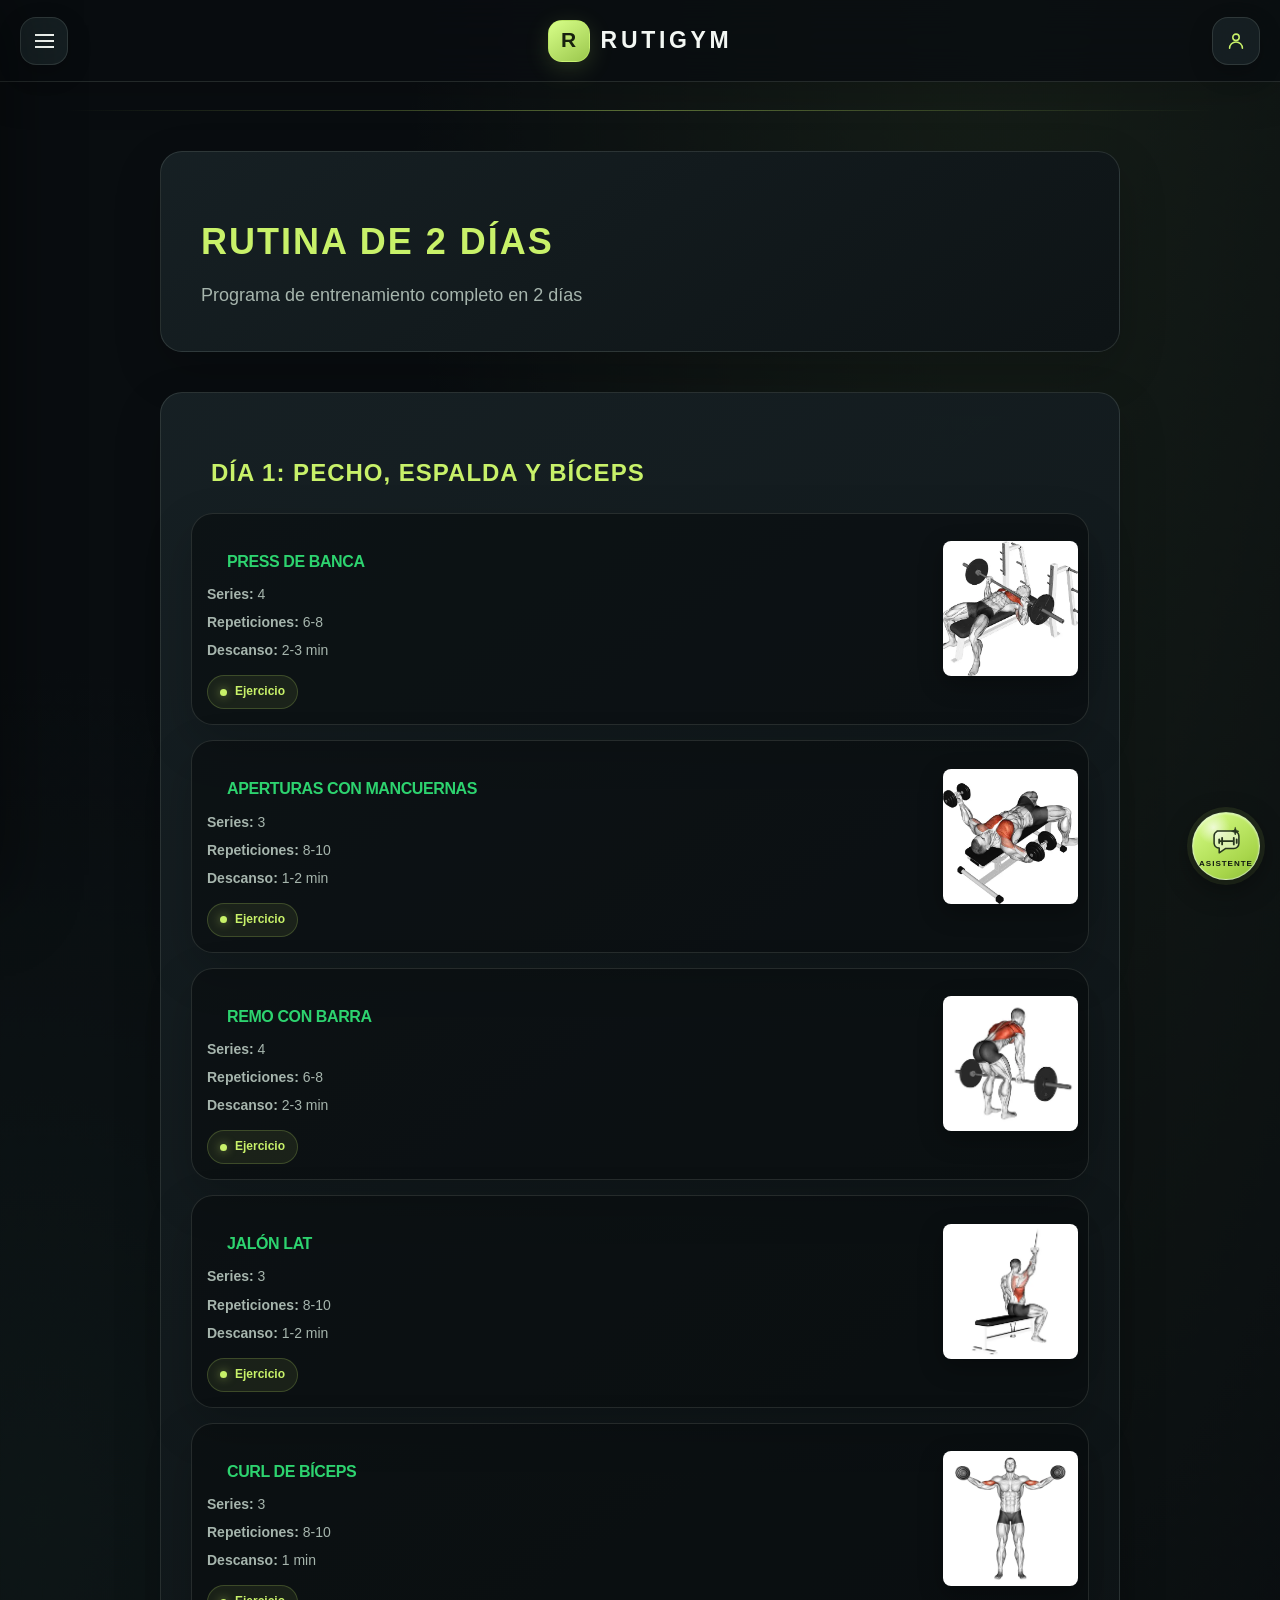
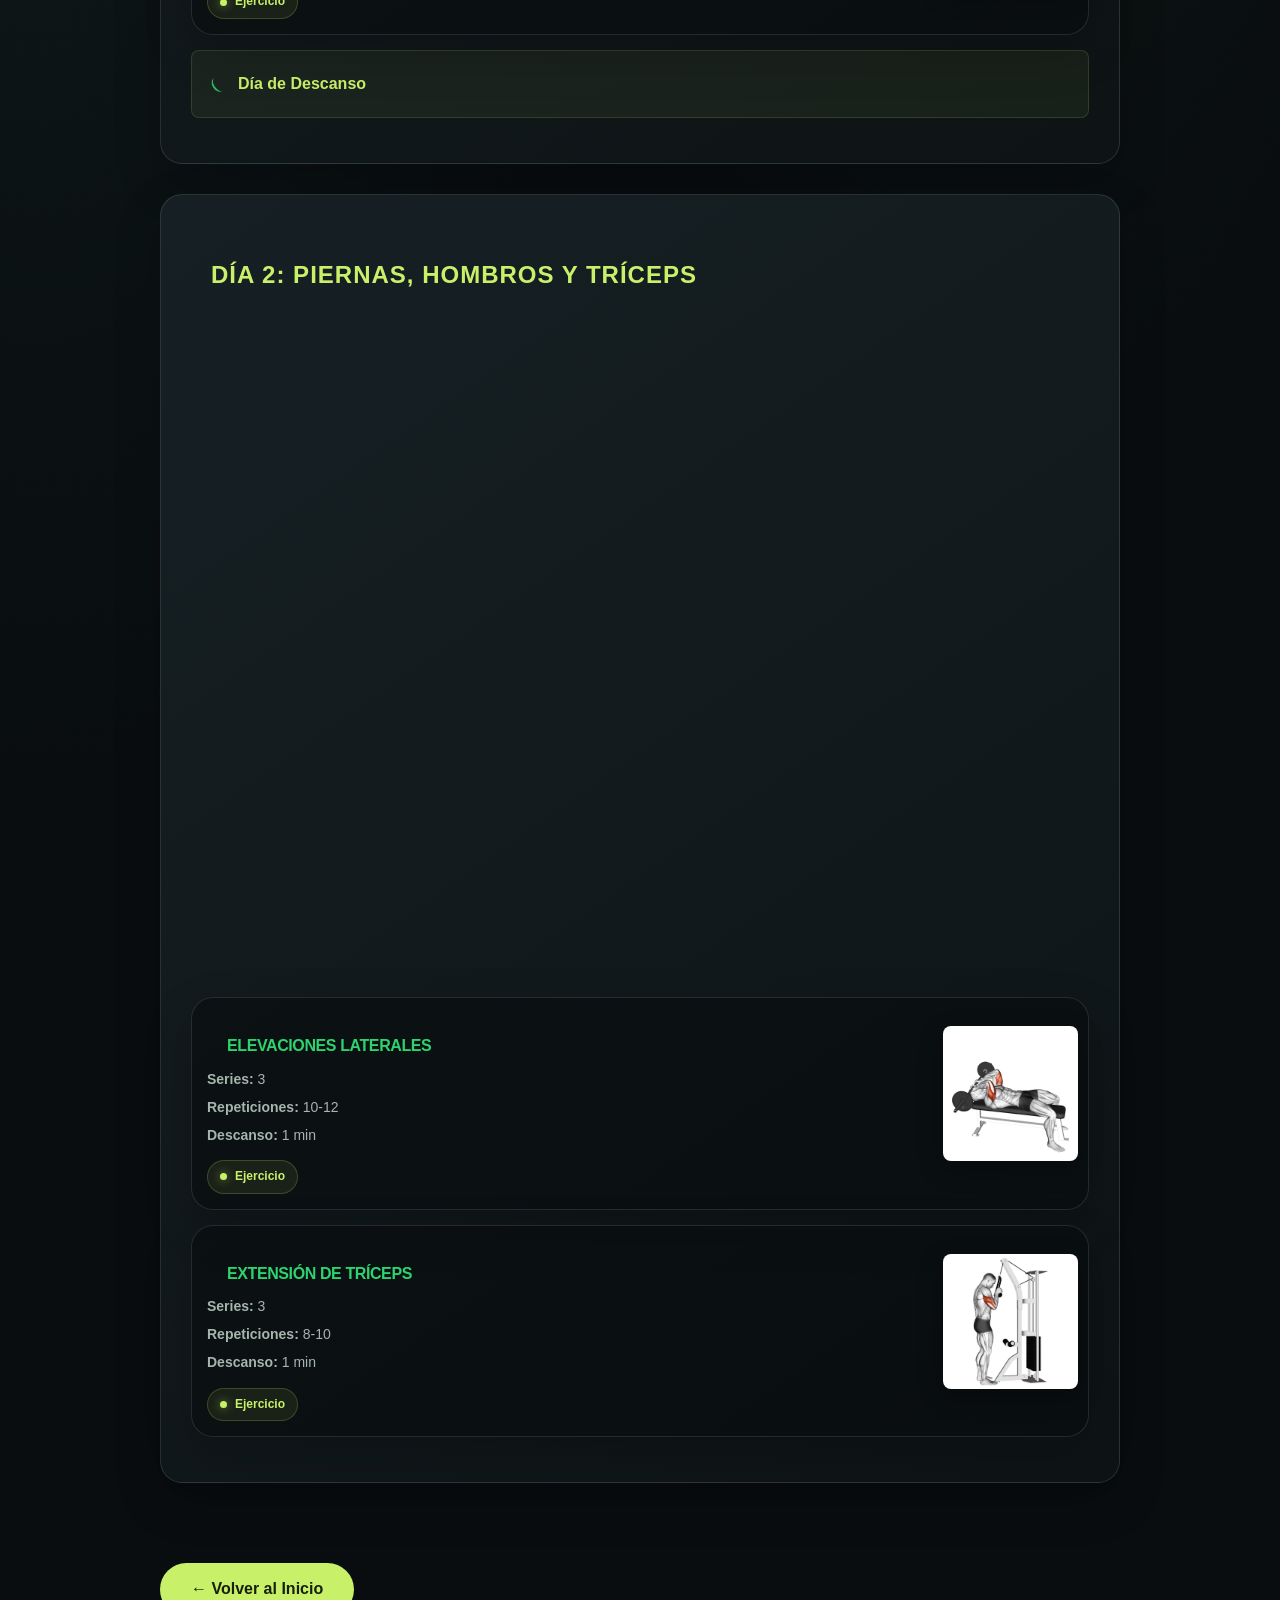
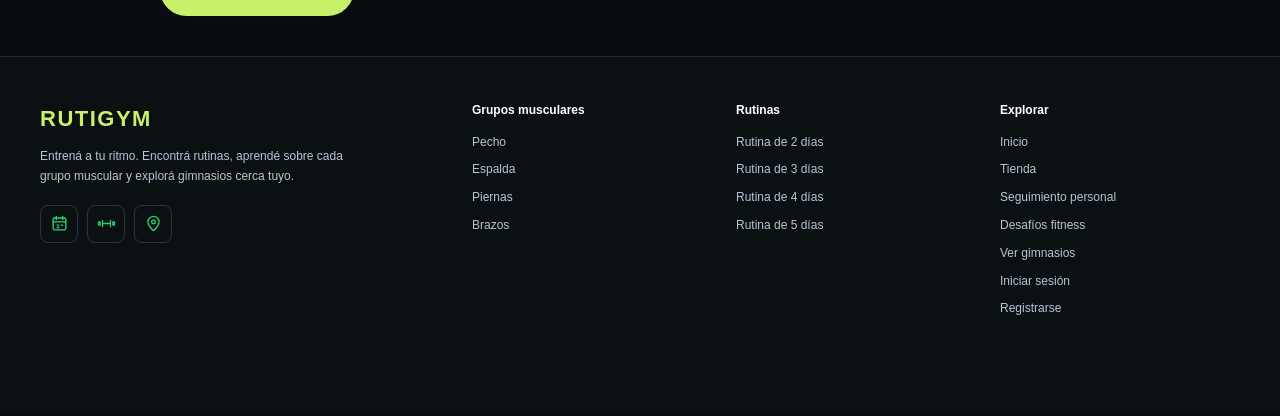
<file: PAGES/rutinas-2dias.html>
<!DOCTYPE html>
<html lang="es">
<head>
    <meta charset="UTF-8">
    <meta name="viewport" content="width=device-width, initial-scale=1.0">
    <link rel="stylesheet" href="../CSS/estilos.css">
    <link rel="stylesheet" href="../CSS/rutinas.css">
    <title>Rutina 2 Días - RutiGym</title>
    <link rel="stylesheet" href="../CSS/diseno-nuevo.css">
</head>
<body>

    <!-- Menú lateral para navegar entre las páginas del sitio. -->
    <input type="checkbox" id="menu-toggle">
    <label for="menu-toggle" class="menu-btn" role="button" tabindex="0" aria-label="Abrir menú" aria-expanded="false" aria-controls="sidebar"></label>
    <label for="menu-toggle" class="overlay"></label>

    <div class="sidebar" id="sidebar">
        <h3>Navegación</h3>
        <a href="../index.html">Inicio</a>

        <h3>Músculos</h3>
        <a href="musculos/pecho.html">Pecho</a>
        <a href="musculos/espalda.html">Espalda</a>
        <a href="musculos/piernas.html">Piernas</a>
        <a href="musculos/brazos.html">Brazos</a>

        <h3>Rutinas</h3>
        <input type="checkbox" id="rutinas-toggle" class="rutinas-toggle">
        <label for="rutinas-toggle" class="rutinas-btn"> Ver Rutinas</label>
        <div class="rutinas-submenu">
            <a href="rutinas-2dias.html" class="rutina-duracion">2 Días</a>
            <a href="rutinas-3dias.html" class="rutina-duracion">3 Días</a>
            <a href="rutinas-4dias.html" class="rutina-duracion">4 Días</a>
            <a href="rutinas-5dias.html" class="rutina-duracion">5 Días</a>
        </div>

        <h3>Gimnasios</h3>
        <a href="tienda.html">Tienda</a>
        <a href="gimnasio.html">Ver gimnasios</a>
    </div>

    <!-- ICONO DE USUARIO -->
    <div class="usuario" role="button" tabindex="0" aria-label="Menú de usuario" aria-expanded="false" aria-haspopup="true" aria-controls="menu">
        <svg class="user-icon" viewBox="0 0 24 24" fill="none" aria-hidden="true"><circle cx="12" cy="8" r="3.5"/><path d="M5 20a7 7 0 0 1 14 0"/></svg>
    </div>
    <div class="menu-usuario" id="menu">
            <a href="iniciosesion.html">Iniciar Sesión</a>
            <a href="registro.html">Registrarse</a>
        </div>

    <!-- HEADER -->
    <div class="nav">
        <h1><a href="../index.html" style="text-decoration: none; color: inherit;">RUTIGYM</a></h1>
    </div>

    <hr>

    <!-- Rutina de dos días, organizada en tarjetas con ejercicios y descansos. -->
    <div class="rutina-container">
        <div class="rutina-header">
            <h1>Rutina de 2 Días</h1>
            <p>Programa de entrenamiento completo en 2 días</p>
        </div>

        <div class="rutina-dias">
            <div class="dia-card">
                <h2>Día 1: Pecho, Espalda y Bíceps</h2>
                
                <div class="ejercicio-item">
                    <div class="ejercicio-item__details">
                        <h3>Press de Banca</h3>
                        <p><strong>Series:</strong> 4</p>
                        <p><strong>Repeticiones:</strong> 6-8</p>
                        <p><strong>Descanso:</strong> 2-3 min</p>
                        <span class="info-badge"> Ejercicio</span>
                    </div>
                    <img class="ejercicio-imagen" src="../IMG/tecnicas/press-banca-con-barra.webp" alt="Press de banca con barra" loading="lazy" width="490" height="450">
                </div>

                <div class="ejercicio-item">
                    <h3>Aperturas con Mancuernas</h3>
                    <p><strong>Series:</strong> 3</p>
                    <p><strong>Repeticiones:</strong> 8-10</p>
                    <p><strong>Descanso:</strong> 1-2 min</p>
                    <span class="info-badge"> Ejercicio</span>
                </div>

                <div class="ejercicio-item">
                    <h3>Remo con Barra</h3>
                    <p><strong>Series:</strong> 4</p>
                    <p><strong>Repeticiones:</strong> 6-8</p>
                    <p><strong>Descanso:</strong> 2-3 min</p>
                    <span class="info-badge"> Ejercicio</span>
                </div>

                <div class="ejercicio-item">
                    <h3>Jalón Lat</h3>
                    <p><strong>Series:</strong> 3</p>
                    <p><strong>Repeticiones:</strong> 8-10</p>
                    <p><strong>Descanso:</strong> 1-2 min</p>
                    <span class="info-badge"> Ejercicio</span>
                </div>

                <div class="ejercicio-item">
                    <h3>Curl de Bíceps</h3>
                    <p><strong>Series:</strong> 3</p>
                    <p><strong>Repeticiones:</strong> 8-10</p>
                    <p><strong>Descanso:</strong> 1 min</p>
                    <span class="info-badge"> Ejercicio</span>
                </div>

                <div class="descanso"> Día de Descanso</div>
            </div>

            <div class="dia-card">
                <h2>Día 2: Piernas, Hombros y Tríceps</h2>
                
                <div class="ejercicio-item">
                    <h3>Sentadilla</h3>
                    <p><strong>Series:</strong> 4</p>
                    <p><strong>Repeticiones:</strong> 6-8</p>
                    <p><strong>Descanso:</strong> 2-3 min</p>
                    <span class="info-badge"> Ejercicio</span>
                </div>

                <div class="ejercicio-item">
                    <h3>Prensa de Piernas</h3>
                    <p><strong>Series:</strong> 3</p>
                    <p><strong>Repeticiones:</strong> 8-10</p>
                    <p><strong>Descanso:</strong> 1-2 min</p>
                    <span class="info-badge"> Ejercicio</span>
                </div>

                <div class="ejercicio-item">
                    <h3>Press de Hombros</h3>
                    <p><strong>Series:</strong> 3</p>
                    <p><strong>Repeticiones:</strong> 8-10</p>
                    <p><strong>Descanso:</strong> 1-2 min</p>
                    <span class="info-badge"> Ejercicio</span>
                </div>

                <div class="ejercicio-item">
                    <h3>Elevaciones Laterales</h3>
                    <p><strong>Series:</strong> 3</p>
                    <p><strong>Repeticiones:</strong> 10-12</p>
                    <p><strong>Descanso:</strong> 1 min</p>
                    <span class="info-badge"> Ejercicio</span>
                </div>

                <div class="ejercicio-item">
                    <h3>Extensión de Tríceps</h3>
                    <p><strong>Series:</strong> 3</p>
                    <p><strong>Repeticiones:</strong> 8-10</p>
                    <p><strong>Descanso:</strong> 1 min</p>
                    <span class="info-badge"> Ejercicio</span>
                </div>
            </div>
        </div>

        <a href="../index.html" class="volver-btn">← Volver al Inicio</a>
    </div>

    <!-- Scripts compartidos y carga de imágenes para los ejercicios. -->
    <footer id="site-footer"></footer>
    <script src="../JS/footer.js"></script>
    <script src="../JS/reveal-scroll.js"></script>
    <script src="../JS/imagenes-ejercicios.js"></script>
    <script src="../JS/menu-usuario.js"></script>
</body>
</html>
</file>
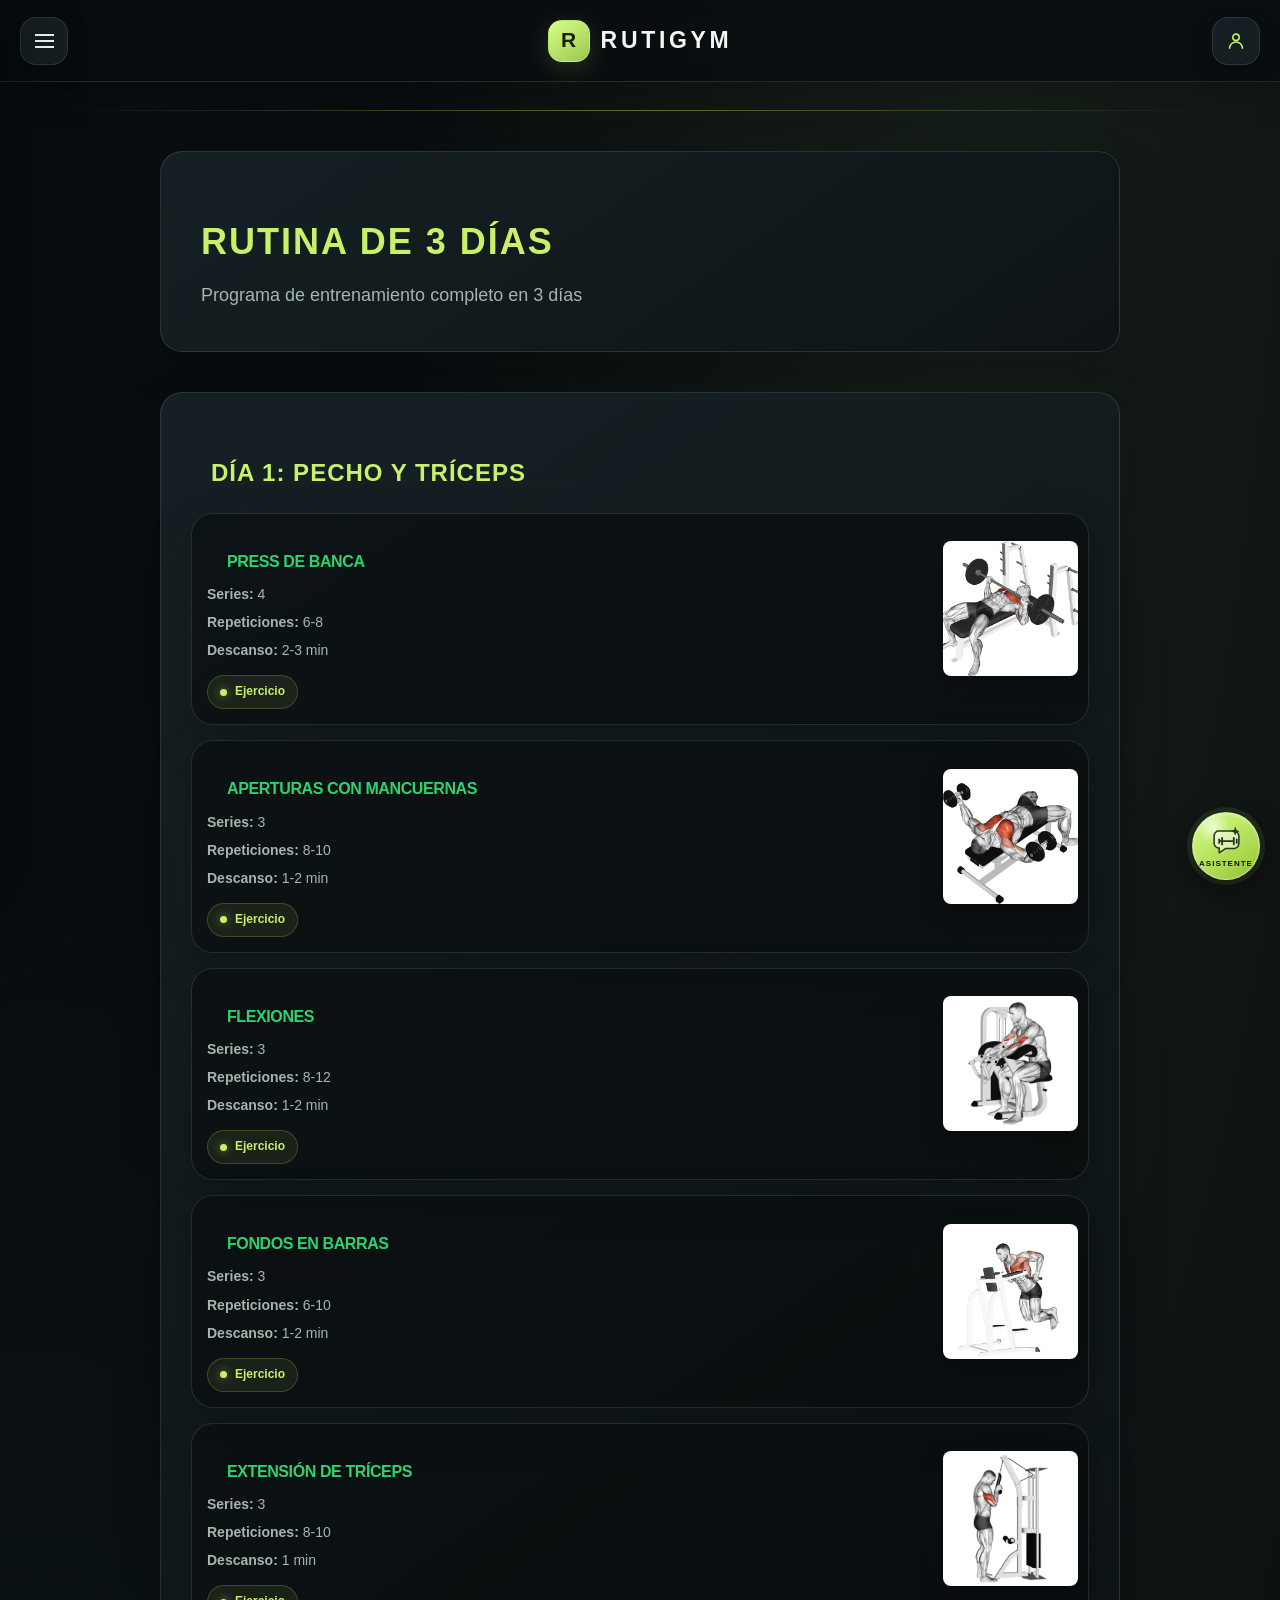
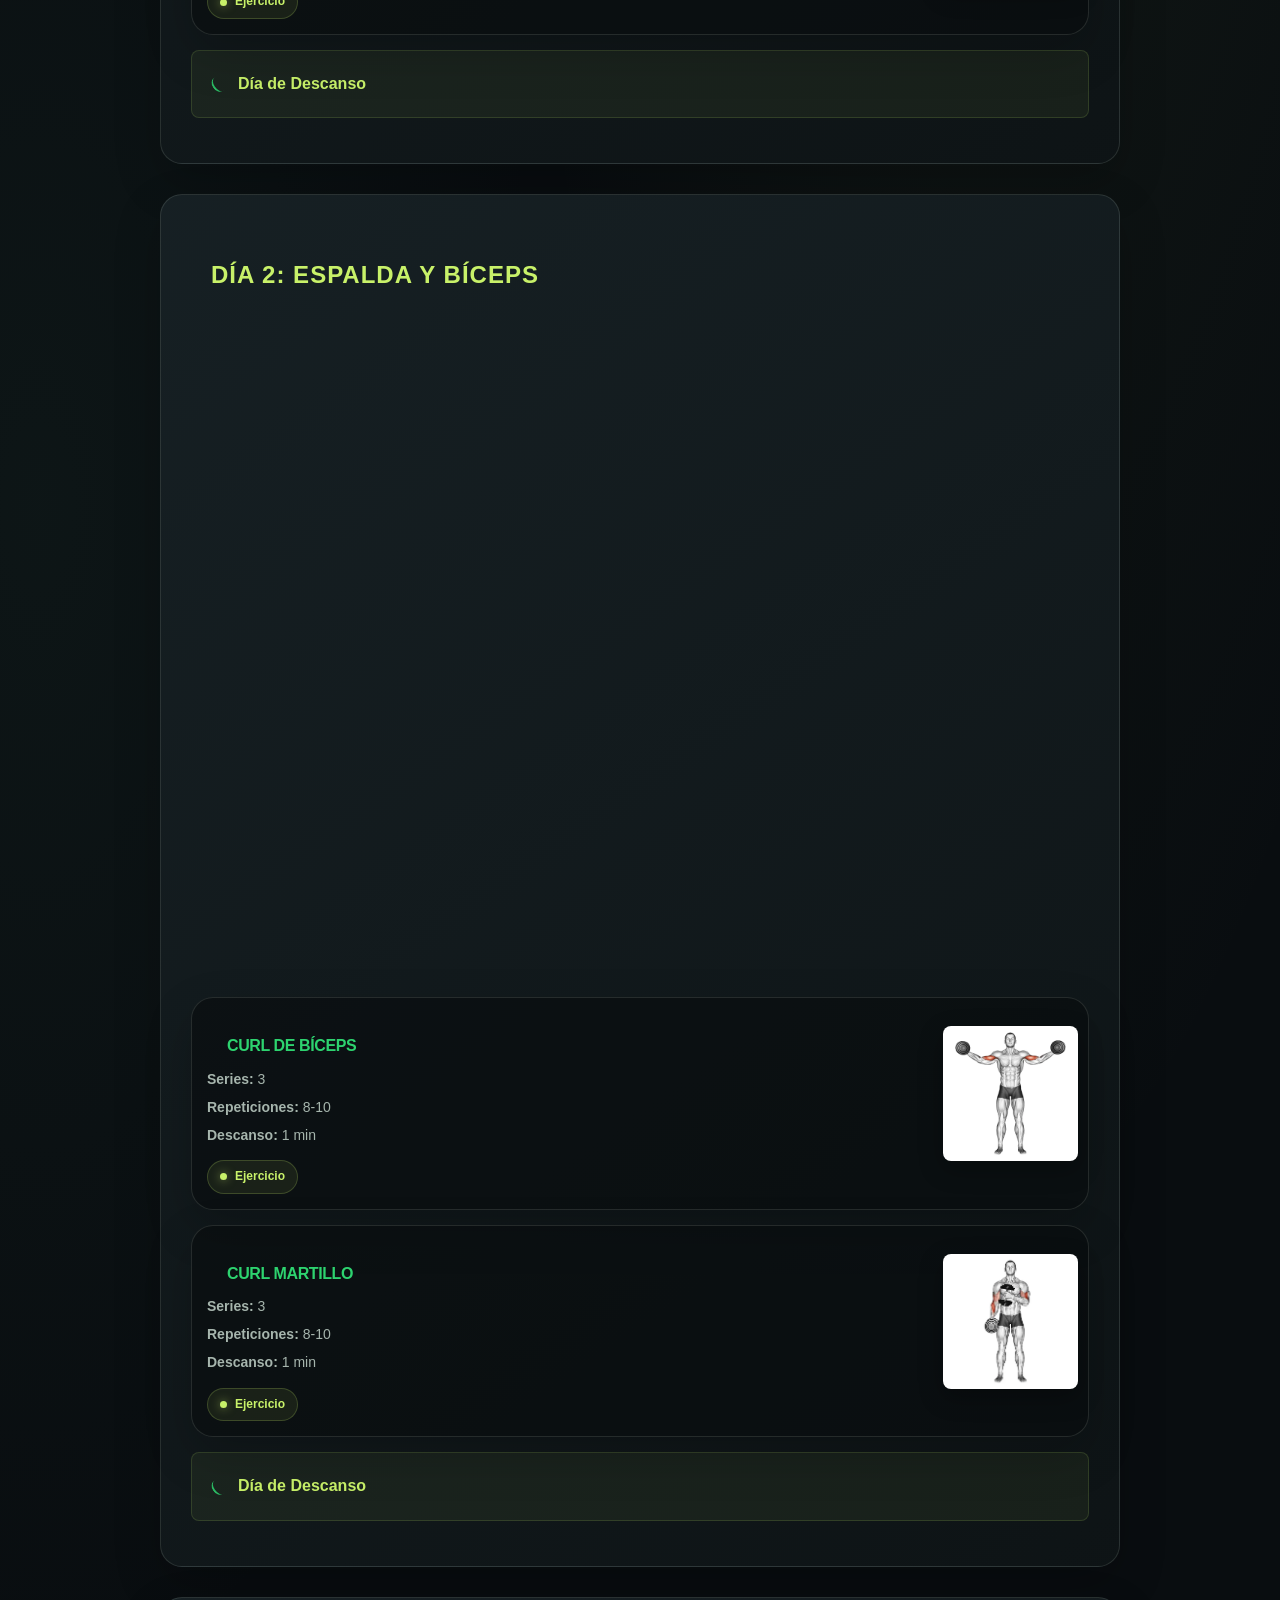
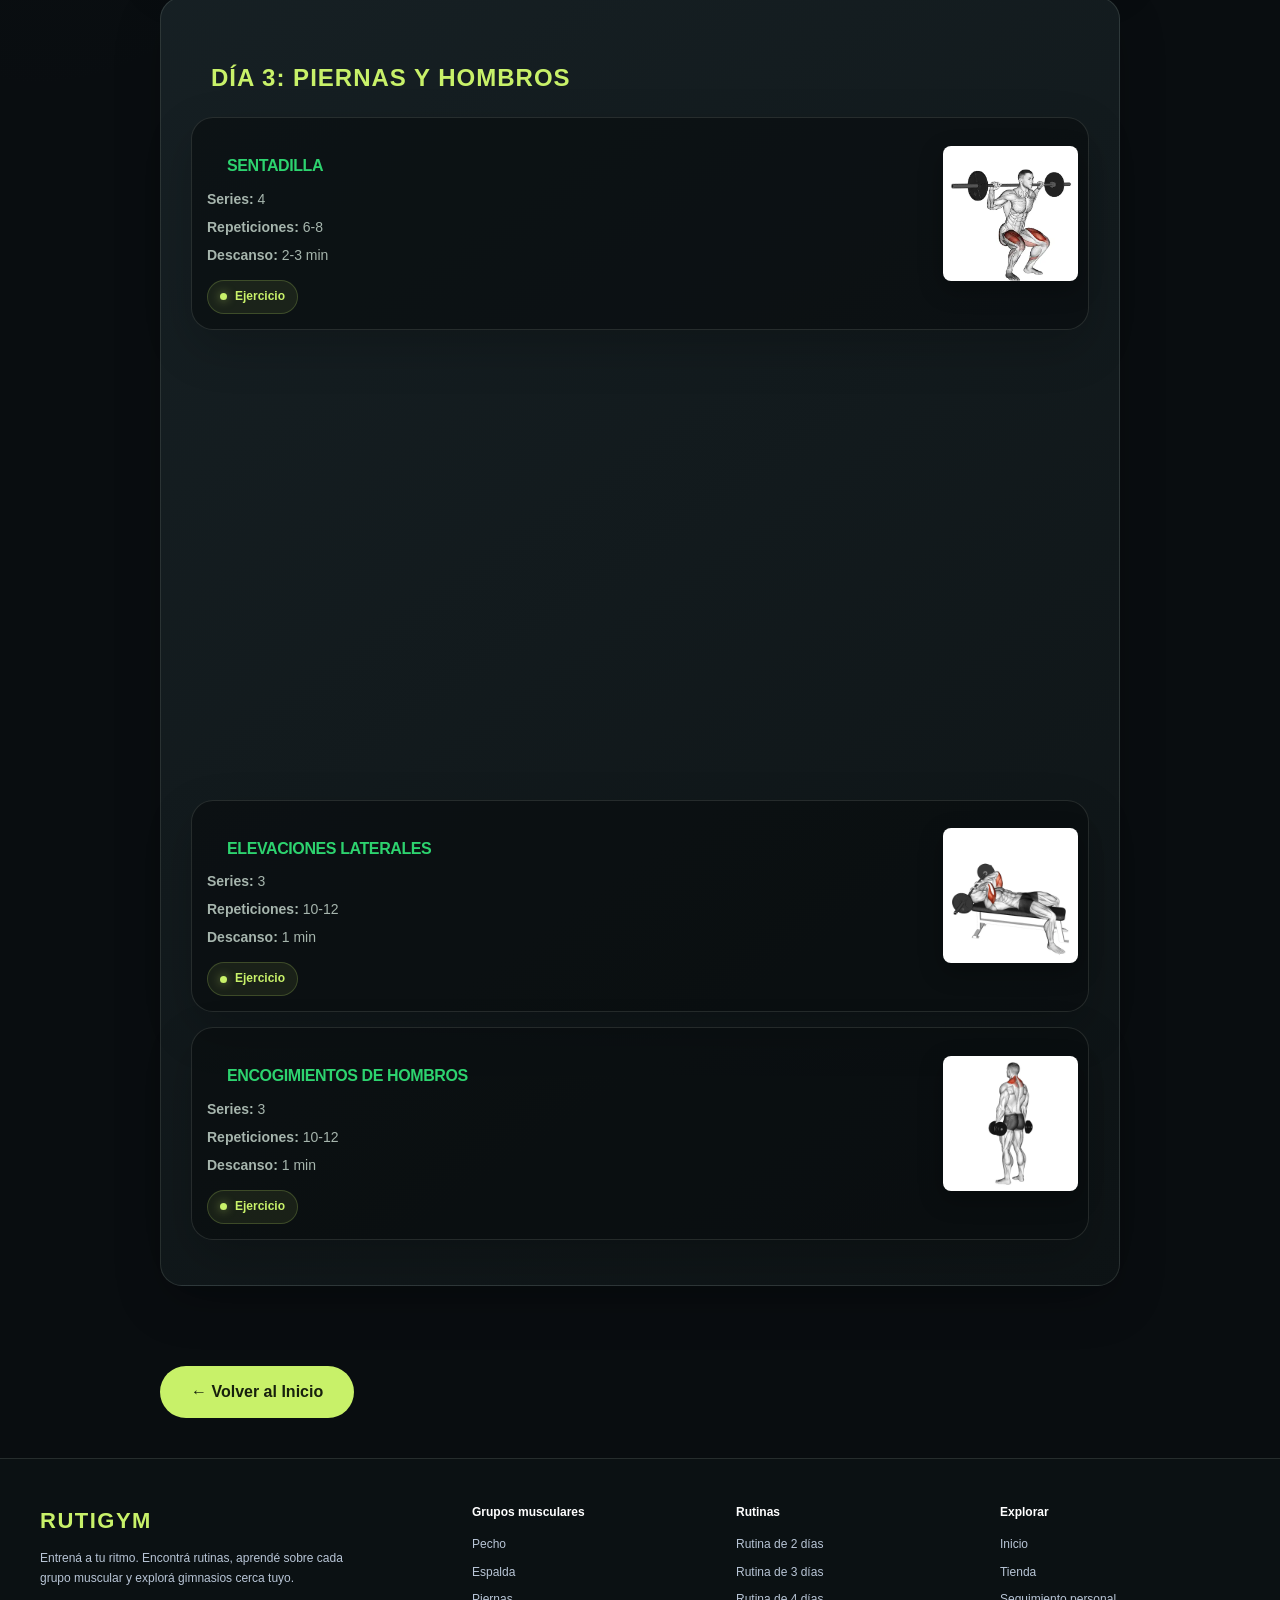
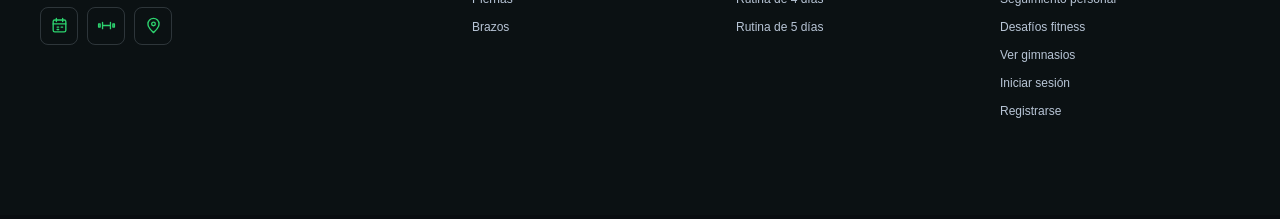
<file: PAGES/rutinas-3dias.html>
<!DOCTYPE html>
<html lang="es">
<head>
    <meta charset="UTF-8">
    <meta name="viewport" content="width=device-width, initial-scale=1.0">
    <link rel="stylesheet" href="../CSS/estilos.css">
    <link rel="stylesheet" href="../CSS/rutinas.css">
    <title>Rutina 3 Días - RutiGym</title>
    <link rel="stylesheet" href="../CSS/diseno-nuevo.css">
</head>
<body>

    <!-- Menú lateral para navegar entre las páginas del sitio. -->
    <input type="checkbox" id="menu-toggle">
    <label for="menu-toggle" class="menu-btn" role="button" tabindex="0" aria-label="Abrir menú" aria-expanded="false" aria-controls="sidebar"></label>
    <label for="menu-toggle" class="overlay"></label>

    <div class="sidebar" id="sidebar">
        <h3>Navegación</h3>
        <a href="../index.html">Inicio</a>

        <h3>Músculos</h3>
        <a href="musculos/pecho.html">Pecho</a>
        <a href="musculos/espalda.html">Espalda</a>
        <a href="musculos/piernas.html">Piernas</a>
        <a href="musculos/brazos.html">Brazos</a>

        <h3>Rutinas</h3>
        <input type="checkbox" id="rutinas-toggle" class="rutinas-toggle">
        <label for="rutinas-toggle" class="rutinas-btn"> Ver Rutinas</label>
        <div class="rutinas-submenu">
            <a href="rutinas-2dias.html" class="rutina-duracion">2 Días</a>
            <a href="rutinas-3dias.html" class="rutina-duracion">3 Días</a>
            <a href="rutinas-4dias.html" class="rutina-duracion">4 Días</a>
            <a href="rutinas-5dias.html" class="rutina-duracion">5 Días</a>
        </div>

        <h3>Gimnasios</h3>
        <a href="tienda.html">Tienda</a>
        <a href="gimnasio.html">Ver gimnasios</a>
    </div>

    <!-- ICONO DE USUARIO -->
    <div class="usuario" role="button" tabindex="0" aria-label="Menú de usuario" aria-expanded="false" aria-haspopup="true" aria-controls="menu">
        <svg class="user-icon" viewBox="0 0 24 24" fill="none" aria-hidden="true"><circle cx="12" cy="8" r="3.5"/><path d="M5 20a7 7 0 0 1 14 0"/></svg>
    </div>
    <div class="menu-usuario" id="menu">
            <a href="iniciosesion.html">Iniciar Sesión</a>
            <a href="registro.html">Registrarse</a>
        </div>

    <!-- HEADER -->
    <div class="nav">
        <h1><a href="../index.html" style="text-decoration: none; color: inherit;">RUTIGYM</a></h1>
    </div>
    <hr>

    <!-- Rutina de tres días, organizada en tarjetas con ejercicios y descansos. -->
    <div class="rutina-container">
        <div class="rutina-header">
            <h1>Rutina de 3 Días</h1>
            <p>Programa de entrenamiento completo en 3 días</p>
        </div>

        <div class="rutina-dias">
            <div class="dia-card">
                <h2>Día 1: Pecho y Tríceps</h2>
                
                <div class="ejercicio-item">
                    <div class="ejercicio-item__details">
                        <h3>Press de Banca</h3>
                        <p><strong>Series:</strong> 4</p>
                        <p><strong>Repeticiones:</strong> 6-8</p>
                        <p><strong>Descanso:</strong> 2-3 min</p>
                        <span class="info-badge"> Ejercicio</span>
                    </div>
                    <img class="ejercicio-imagen" src="../IMG/tecnicas/press-banca-con-barra.webp" alt="Press de banca con barra" loading="lazy" width="490" height="450">
                </div>

                <div class="ejercicio-item">
                    <h3>Aperturas con Mancuernas</h3>
                    <p><strong>Series:</strong> 3</p>
                    <p><strong>Repeticiones:</strong> 8-10</p>
                    <p><strong>Descanso:</strong> 1-2 min</p>
                    <span class="info-badge"> Ejercicio</span>
                </div>

                <div class="ejercicio-item">
                    <h3>Flexiones</h3>
                    <p><strong>Series:</strong> 3</p>
                    <p><strong>Repeticiones:</strong> 8-12</p>
                    <p><strong>Descanso:</strong> 1-2 min</p>
                    <span class="info-badge"> Ejercicio</span>
                </div>

                <div class="ejercicio-item">
                    <h3>Fondos en Barras</h3>
                    <p><strong>Series:</strong> 3</p>
                    <p><strong>Repeticiones:</strong> 6-10</p>
                    <p><strong>Descanso:</strong> 1-2 min</p>
                    <span class="info-badge"> Ejercicio</span>
                </div>

                <div class="ejercicio-item">
                    <h3>Extensión de Tríceps</h3>
                    <p><strong>Series:</strong> 3</p>
                    <p><strong>Repeticiones:</strong> 8-10</p>
                    <p><strong>Descanso:</strong> 1 min</p>
                    <span class="info-badge"> Ejercicio</span>
                </div>

                <div class="descanso"> Día de Descanso</div>
            </div>

            <div class="dia-card">
                <h2>Día 2: Espalda y Bíceps</h2>
                
                <div class="ejercicio-item">
                    <h3>Remo con Barra</h3>
                    <p><strong>Series:</strong> 4</p>
                    <p><strong>Repeticiones:</strong> 6-8</p>
                    <p><strong>Descanso:</strong> 2-3 min</p>
                    <span class="info-badge"> Ejercicio</span>
                </div>

                <div class="ejercicio-item">
                    <h3>Jalón Lat</h3>
                    <p><strong>Series:</strong> 3</p>
                    <p><strong>Repeticiones:</strong> 8-10</p>
                    <p><strong>Descanso:</strong> 1-2 min</p>
                    <span class="info-badge"> Ejercicio</span>
                </div>

                <div class="ejercicio-item">
                    <h3>Remo Inclinado</h3>
                    <p><strong>Series:</strong> 3</p>
                    <p><strong>Repeticiones:</strong> 8-10</p>
                    <p><strong>Descanso:</strong> 1-2 min</p>
                    <span class="info-badge"> Ejercicio</span>
                </div>

                <div class="ejercicio-item">
                    <h3>Curl de Bíceps</h3>
                    <p><strong>Series:</strong> 3</p>
                    <p><strong>Repeticiones:</strong> 8-10</p>
                    <p><strong>Descanso:</strong> 1 min</p>
                    <span class="info-badge"> Ejercicio</span>
                </div>

                <div class="ejercicio-item">
                    <h3>Curl Martillo</h3>
                    <p><strong>Series:</strong> 3</p>
                    <p><strong>Repeticiones:</strong> 8-10</p>
                    <p><strong>Descanso:</strong> 1 min</p>
                    <span class="info-badge"> Ejercicio</span>
                </div>

                <div class="descanso"> Día de Descanso</div>
            </div>

            <div class="dia-card">
                <h2>Día 3: Piernas y Hombros</h2>
                
                <div class="ejercicio-item">
                    <h3>Sentadilla</h3>
                    <p><strong>Series:</strong> 4</p>
                    <p><strong>Repeticiones:</strong> 6-8</p>
                    <p><strong>Descanso:</strong> 2-3 min</p>
                    <span class="info-badge"> Ejercicio</span>
                </div>

                <div class="ejercicio-item">
                    <h3>Prensa de Piernas</h3>
                    <p><strong>Series:</strong> 3</p>
                    <p><strong>Repeticiones:</strong> 8-10</p>
                    <p><strong>Descanso:</strong> 1-2 min</p>
                    <span class="info-badge"> Ejercicio</span>
                </div>

                <div class="ejercicio-item">
                    <h3>Press de Hombros</h3>
                    <p><strong>Series:</strong> 3</p>
                    <p><strong>Repeticiones:</strong> 8-10</p>
                    <p><strong>Descanso:</strong> 1-2 min</p>
                    <span class="info-badge"> Ejercicio</span>
                </div>

                <div class="ejercicio-item">
                    <h3>Elevaciones Laterales</h3>
                    <p><strong>Series:</strong> 3</p>
                    <p><strong>Repeticiones:</strong> 10-12</p>
                    <p><strong>Descanso:</strong> 1 min</p>
                    <span class="info-badge"> Ejercicio</span>
                </div>

                <div class="ejercicio-item">
                    <h3>Encogimientos de Hombros</h3>
                    <p><strong>Series:</strong> 3</p>
                    <p><strong>Repeticiones:</strong> 10-12</p>
                    <p><strong>Descanso:</strong> 1 min</p>
                    <span class="info-badge"> Ejercicio</span>
                </div>
            </div>
        </div>

        <a href="../index.html" class="volver-btn">← Volver al Inicio</a>
    </div>

    <!-- Scripts compartidos y carga de imágenes para los ejercicios. -->
    <footer id="site-footer"></footer>
    <script src="../JS/footer.js"></script>
    <script src="../JS/reveal-scroll.js"></script>
    <script src="../JS/imagenes-ejercicios.js"></script>
    <script src="../JS/menu-usuario.js"></script>
</body>
</html>
</file>
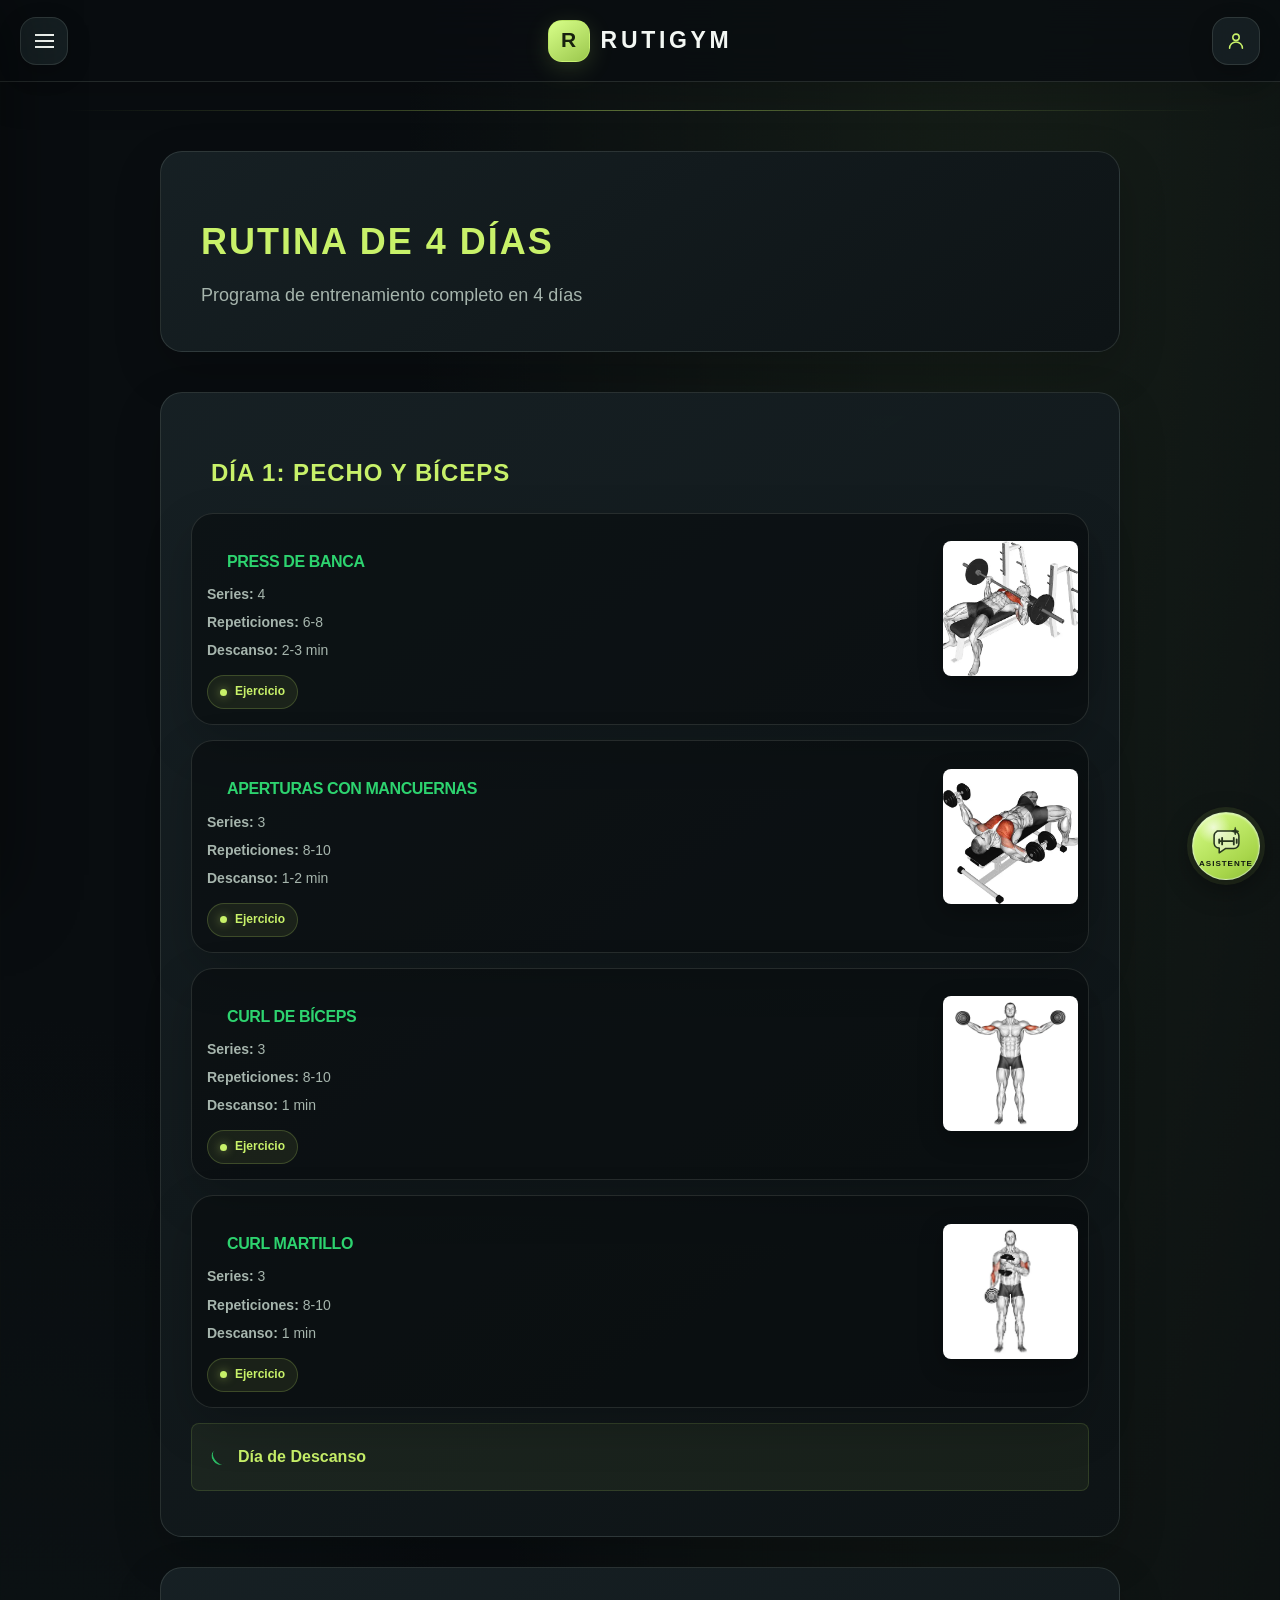
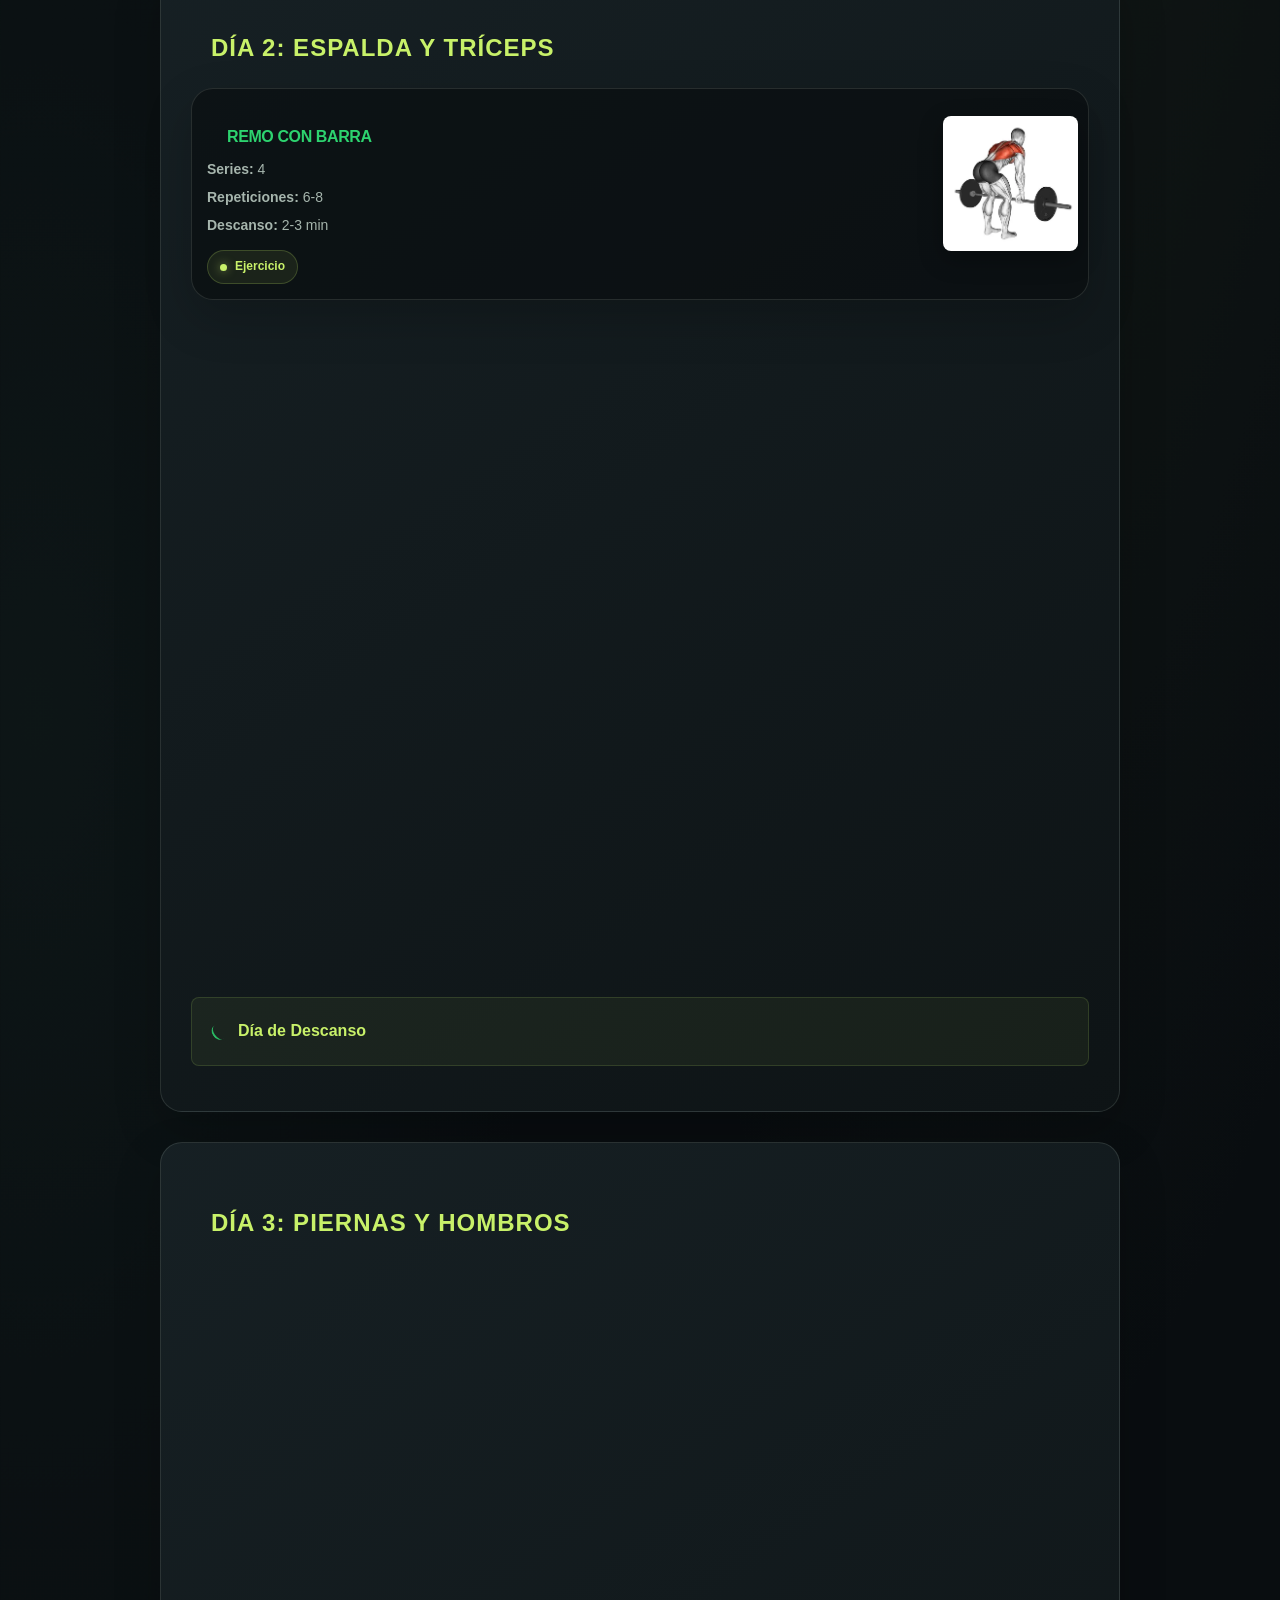
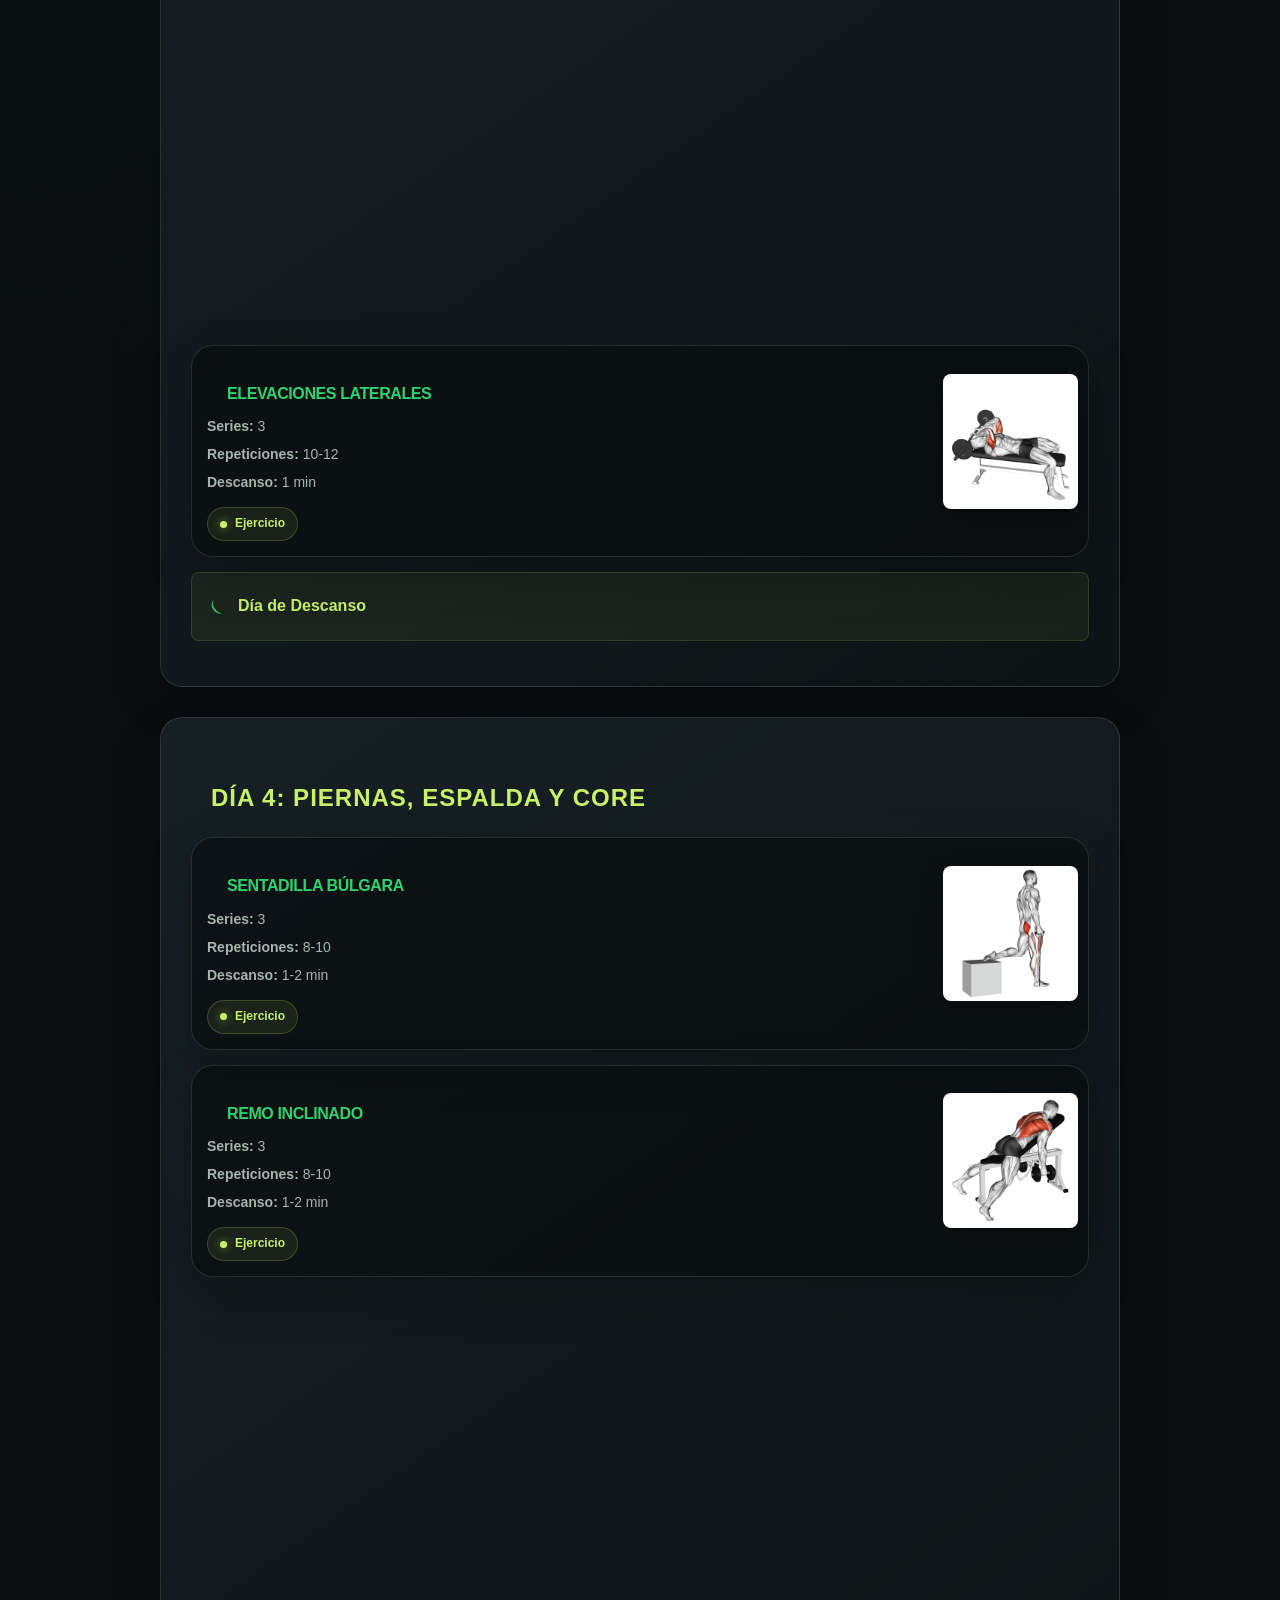
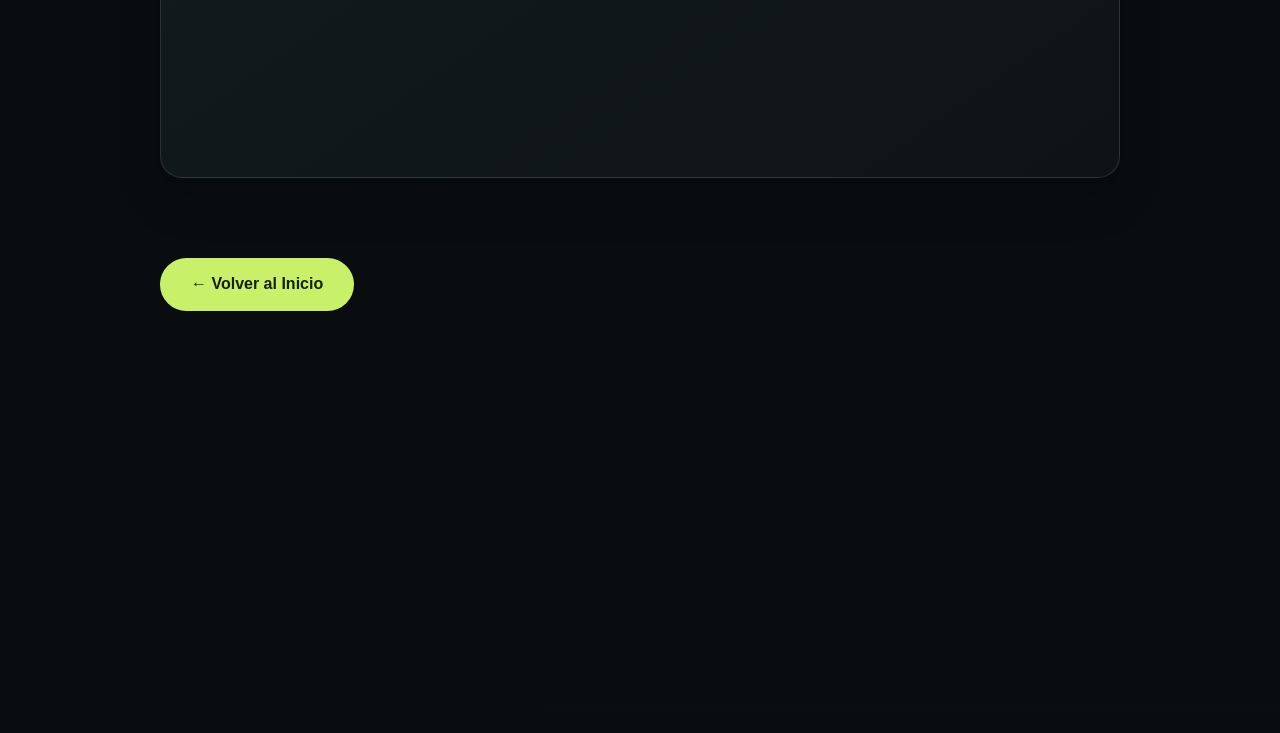
<file: PAGES/rutinas-4dias.html>
<!DOCTYPE html>
<html lang="es">
<head>
    <meta charset="UTF-8">
    <meta name="viewport" content="width=device-width, initial-scale=1.0">
    <link rel="stylesheet" href="../CSS/estilos.css">
    <link rel="stylesheet" href="../CSS/rutinas.css">
    <title>Rutina 4 Días - RutiGym</title>
    <link rel="stylesheet" href="../CSS/diseno-nuevo.css">
</head>
<body>

    <!-- Menú lateral para navegar entre las páginas del sitio. -->
    <input type="checkbox" id="menu-toggle">
    <label for="menu-toggle" class="menu-btn" role="button" tabindex="0" aria-label="Abrir menú" aria-expanded="false" aria-controls="sidebar"></label>
    <label for="menu-toggle" class="overlay"></label>

    <div class="sidebar" id="sidebar">
        <h3>Navegación</h3>
        <a href="../index.html">Inicio</a>

        <h3>Músculos</h3>
        <a href="musculos/pecho.html">Pecho</a>
        <a href="musculos/espalda.html">Espalda</a>
        <a href="musculos/piernas.html">Piernas</a>
        <a href="musculos/brazos.html">Brazos</a>

        <h3>Rutinas</h3>
        <input type="checkbox" id="rutinas-toggle" class="rutinas-toggle">
        <label for="rutinas-toggle" class="rutinas-btn"> Ver Rutinas</label>
        <div class="rutinas-submenu">
            <a href="rutinas-2dias.html" class="rutina-duracion">2 Días</a>
            <a href="rutinas-3dias.html" class="rutina-duracion">3 Días</a>
            <a href="rutinas-4dias.html" class="rutina-duracion">4 Días</a>
            <a href="rutinas-5dias.html" class="rutina-duracion">5 Días</a>
        </div>

        <h3>Gimnasios</h3>
        <a href="tienda.html">Tienda</a>
        <a href="gimnasio.html">Ver gimnasios</a>
    </div>

    <!-- ICONO DE USUARIO -->
    <div class="usuario" role="button" tabindex="0" aria-label="Menú de usuario" aria-expanded="false" aria-haspopup="true" aria-controls="menu">
        <svg class="user-icon" viewBox="0 0 24 24" fill="none" aria-hidden="true"><circle cx="12" cy="8" r="3.5"/><path d="M5 20a7 7 0 0 1 14 0"/></svg>
    </div>
    <div class="menu-usuario" id="menu">
            <a href="iniciosesion.html">Iniciar Sesión</a>
            <a href="registro.html">Registrarse</a>
        </div>

    <!-- HEADER -->
    <div class="nav">
        <h1><a href="../index.html" style="text-decoration: none; color: inherit;">RUTIGYM</a></h1>
    </div>
    <hr>

    <!-- Rutina de cuatro días, organizada en tarjetas con ejercicios y descansos. -->
    <div class="rutina-container">
        <div class="rutina-header">
            <h1>Rutina de 4 Días</h1>
            <p>Programa de entrenamiento completo en 4 días</p>
        </div>

        <div class="rutina-dias">
            <div class="dia-card">
                <h2>Día 1: Pecho y Bíceps</h2>
                
                <div class="ejercicio-item">
                    <div class="ejercicio-item__details">
                        <h3>Press de Banca</h3>
                        <p><strong>Series:</strong> 4</p>
                        <p><strong>Repeticiones:</strong> 6-8</p>
                        <p><strong>Descanso:</strong> 2-3 min</p>
                        <span class="info-badge"> Ejercicio</span>
                    </div>
                    <img class="ejercicio-imagen" src="../IMG/tecnicas/press-banca-con-barra.webp" alt="Press de banca con barra" loading="lazy" width="490" height="450">
                </div>

                <div class="ejercicio-item">
                    <h3>Aperturas con Mancuernas</h3>
                    <p><strong>Series:</strong> 3</p>
                    <p><strong>Repeticiones:</strong> 8-10</p>
                    <p><strong>Descanso:</strong> 1-2 min</p>
                    <span class="info-badge"> Ejercicio</span>
                </div>

                <div class="ejercicio-item">
                    <h3>Curl de Bíceps</h3>
                    <p><strong>Series:</strong> 3</p>
                    <p><strong>Repeticiones:</strong> 8-10</p>
                    <p><strong>Descanso:</strong> 1 min</p>
                    <span class="info-badge"> Ejercicio</span>
                </div>

                <div class="ejercicio-item">
                    <h3>Curl Martillo</h3>
                    <p><strong>Series:</strong> 3</p>
                    <p><strong>Repeticiones:</strong> 8-10</p>
                    <p><strong>Descanso:</strong> 1 min</p>
                    <span class="info-badge"> Ejercicio</span>
                </div>

                <div class="descanso"> Día de Descanso</div>
            </div>

            <div class="dia-card">
                <h2>Día 2: Espalda y Tríceps</h2>
                
                <div class="ejercicio-item">
                    <h3>Remo con Barra</h3>
                    <p><strong>Series:</strong> 4</p>
                    <p><strong>Repeticiones:</strong> 6-8</p>
                    <p><strong>Descanso:</strong> 2-3 min</p>
                    <span class="info-badge"> Ejercicio</span>
                </div>

                <div class="ejercicio-item">
                    <h3>Jalón Lat</h3>
                    <p><strong>Series:</strong> 3</p>
                    <p><strong>Repeticiones:</strong> 8-10</p>
                    <p><strong>Descanso:</strong> 1-2 min</p>
                    <span class="info-badge"> Ejercicio</span>
                </div>

                <div class="ejercicio-item">
                    <h3>Extensión de Tríceps</h3>
                    <p><strong>Series:</strong> 3</p>
                    <p><strong>Repeticiones:</strong> 8-10</p>
                    <p><strong>Descanso:</strong> 1 min</p>
                    <span class="info-badge"> Ejercicio</span>
                </div>

                <div class="ejercicio-item">
                    <h3>Fondos en Barras</h3>
                    <p><strong>Series:</strong> 3</p>
                    <p><strong>Repeticiones:</strong> 6-10</p>
                    <p><strong>Descanso:</strong> 1-2 min</p>
                    <span class="info-badge"> Ejercicio</span>
                </div>

                <div class="descanso"> Día de Descanso</div>
            </div>

            <div class="dia-card">
                <h2>Día 3: Piernas y Hombros</h2>
                
                <div class="ejercicio-item">
                    <h3>Sentadilla</h3>
                    <p><strong>Series:</strong> 4</p>
                    <p><strong>Repeticiones:</strong> 6-8</p>
                    <p><strong>Descanso:</strong> 2-3 min</p>
                    <span class="info-badge"> Ejercicio</span>
                </div>

                <div class="ejercicio-item">
                    <h3>Prensa de Piernas</h3>
                    <p><strong>Series:</strong> 3</p>
                    <p><strong>Repeticiones:</strong> 8-10</p>
                    <p><strong>Descanso:</strong> 1-2 min</p>
                    <span class="info-badge"> Ejercicio</span>
                </div>

                <div class="ejercicio-item">
                    <h3>Press de Hombros</h3>
                    <p><strong>Series:</strong> 3</p>
                    <p><strong>Repeticiones:</strong> 8-10</p>
                    <p><strong>Descanso:</strong> 1-2 min</p>
                    <span class="info-badge"> Ejercicio</span>
                </div>

                <div class="ejercicio-item">
                    <h3>Elevaciones Laterales</h3>
                    <p><strong>Series:</strong> 3</p>
                    <p><strong>Repeticiones:</strong> 10-12</p>
                    <p><strong>Descanso:</strong> 1 min</p>
                    <span class="info-badge"> Ejercicio</span>
                </div>

                <div class="descanso"> Día de Descanso</div>
            </div>

            <div class="dia-card">
                <h2>Día 4: Piernas, Espalda y Core</h2>
                
                <div class="ejercicio-item">
                    <h3>Sentadilla Búlgara</h3>
                    <p><strong>Series:</strong> 3</p>
                    <p><strong>Repeticiones:</strong> 8-10</p>
                    <p><strong>Descanso:</strong> 1-2 min</p>
                    <span class="info-badge"> Ejercicio</span>
                </div>

                <div class="ejercicio-item">
                    <h3>Remo Inclinado</h3>
                    <p><strong>Series:</strong> 3</p>
                    <p><strong>Repeticiones:</strong> 8-10</p>
                    <p><strong>Descanso:</strong> 1-2 min</p>
                    <span class="info-badge"> Ejercicio</span>
                </div>

                <div class="ejercicio-item">
                    <h3>Flexión de Isquiotibiales</h3>
                    <p><strong>Series:</strong> 3</p>
                    <p><strong>Repeticiones:</strong> 8-10</p>
                    <p><strong>Descanso:</strong> 1 min</p>
                    <span class="info-badge"> Ejercicio</span>
                </div>

                <div class="ejercicio-item">
                    <h3>Encogimientos de Hombros</h3>
                    <p><strong>Series:</strong> 3</p>
                    <p><strong>Repeticiones:</strong> 10-12</p>
                    <p><strong>Descanso:</strong> 1 min</p>
                    <span class="info-badge"> Ejercicio</span>
                </div>
            </div>
        </div>

        <a href="../index.html" class="volver-btn">← Volver al Inicio</a>
    </div>

    <!-- Scripts compartidos y carga de imágenes para los ejercicios. -->
    <footer id="site-footer"></footer>
    <script src="../JS/footer.js"></script>
    <script src="../JS/reveal-scroll.js"></script>
    <script src="../JS/imagenes-ejercicios.js"></script>
    <script src="../JS/menu-usuario.js"></script>
</body>
</html>
</file>
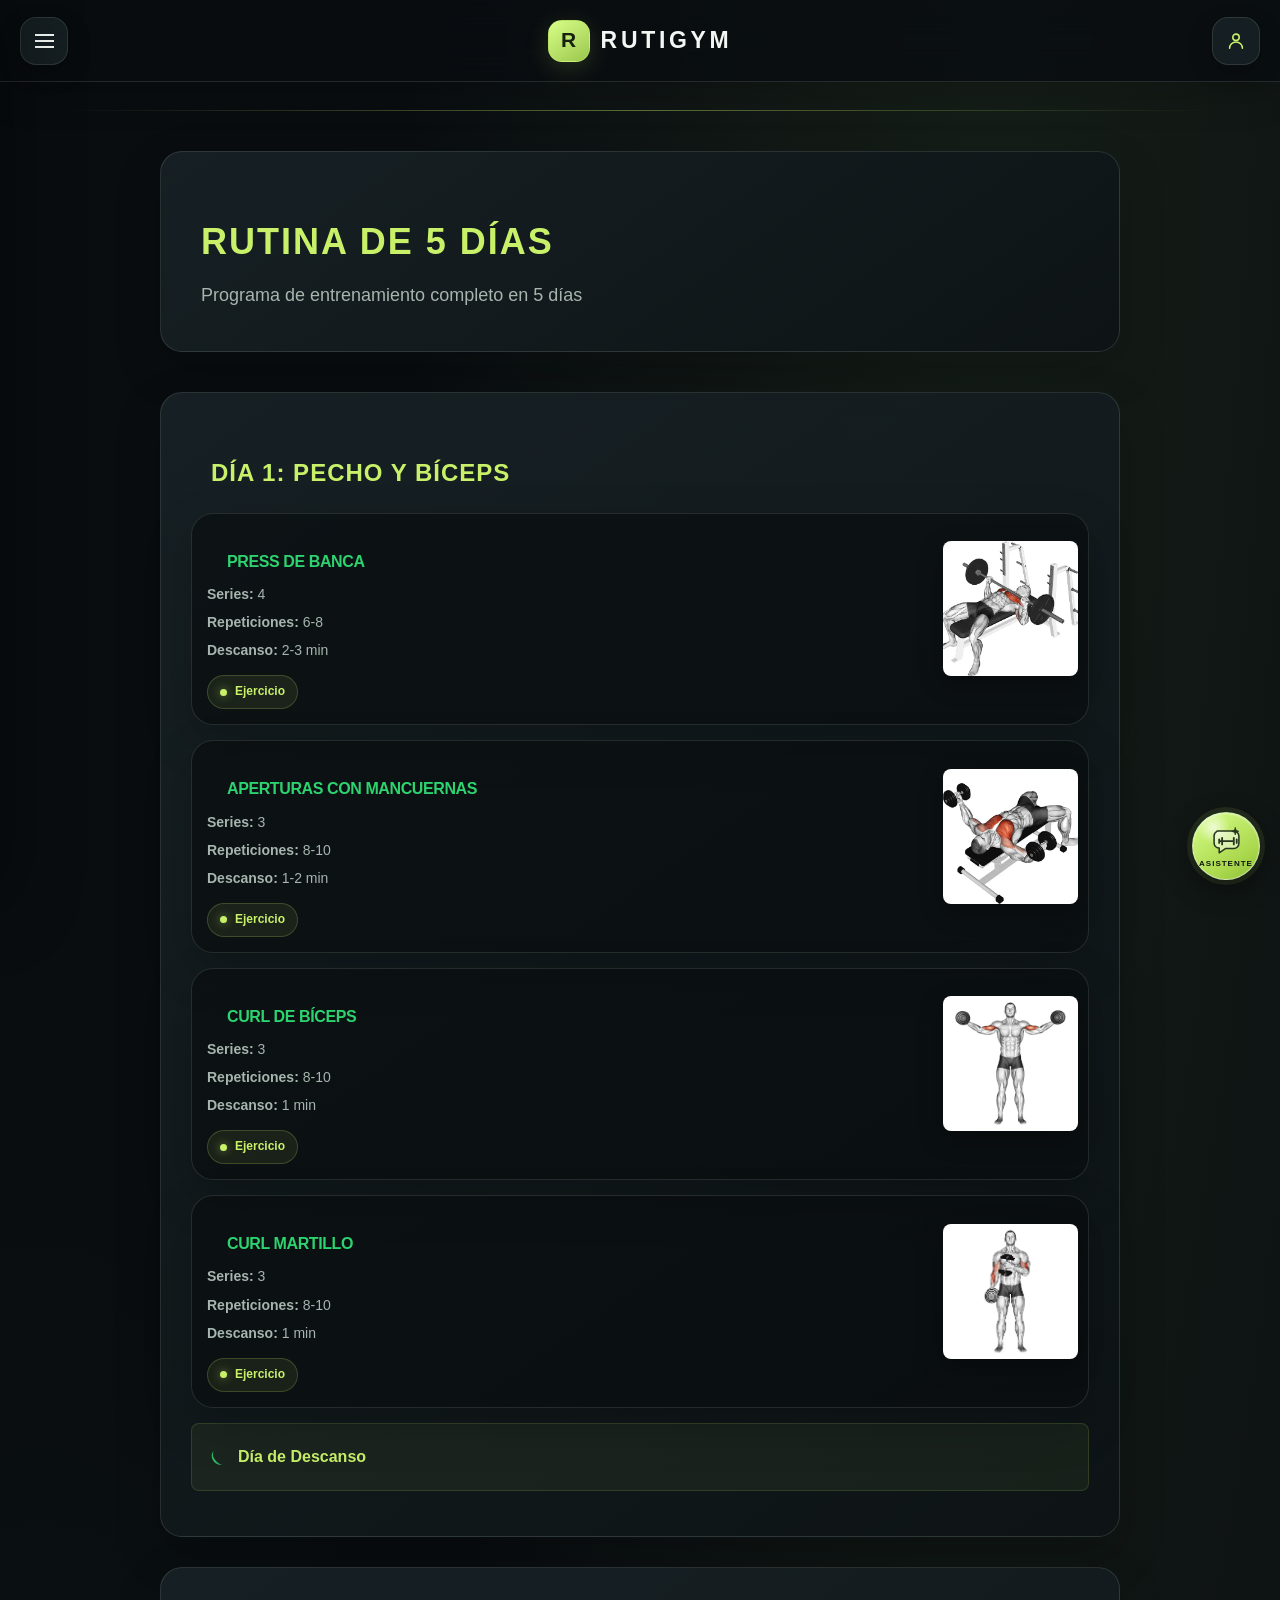
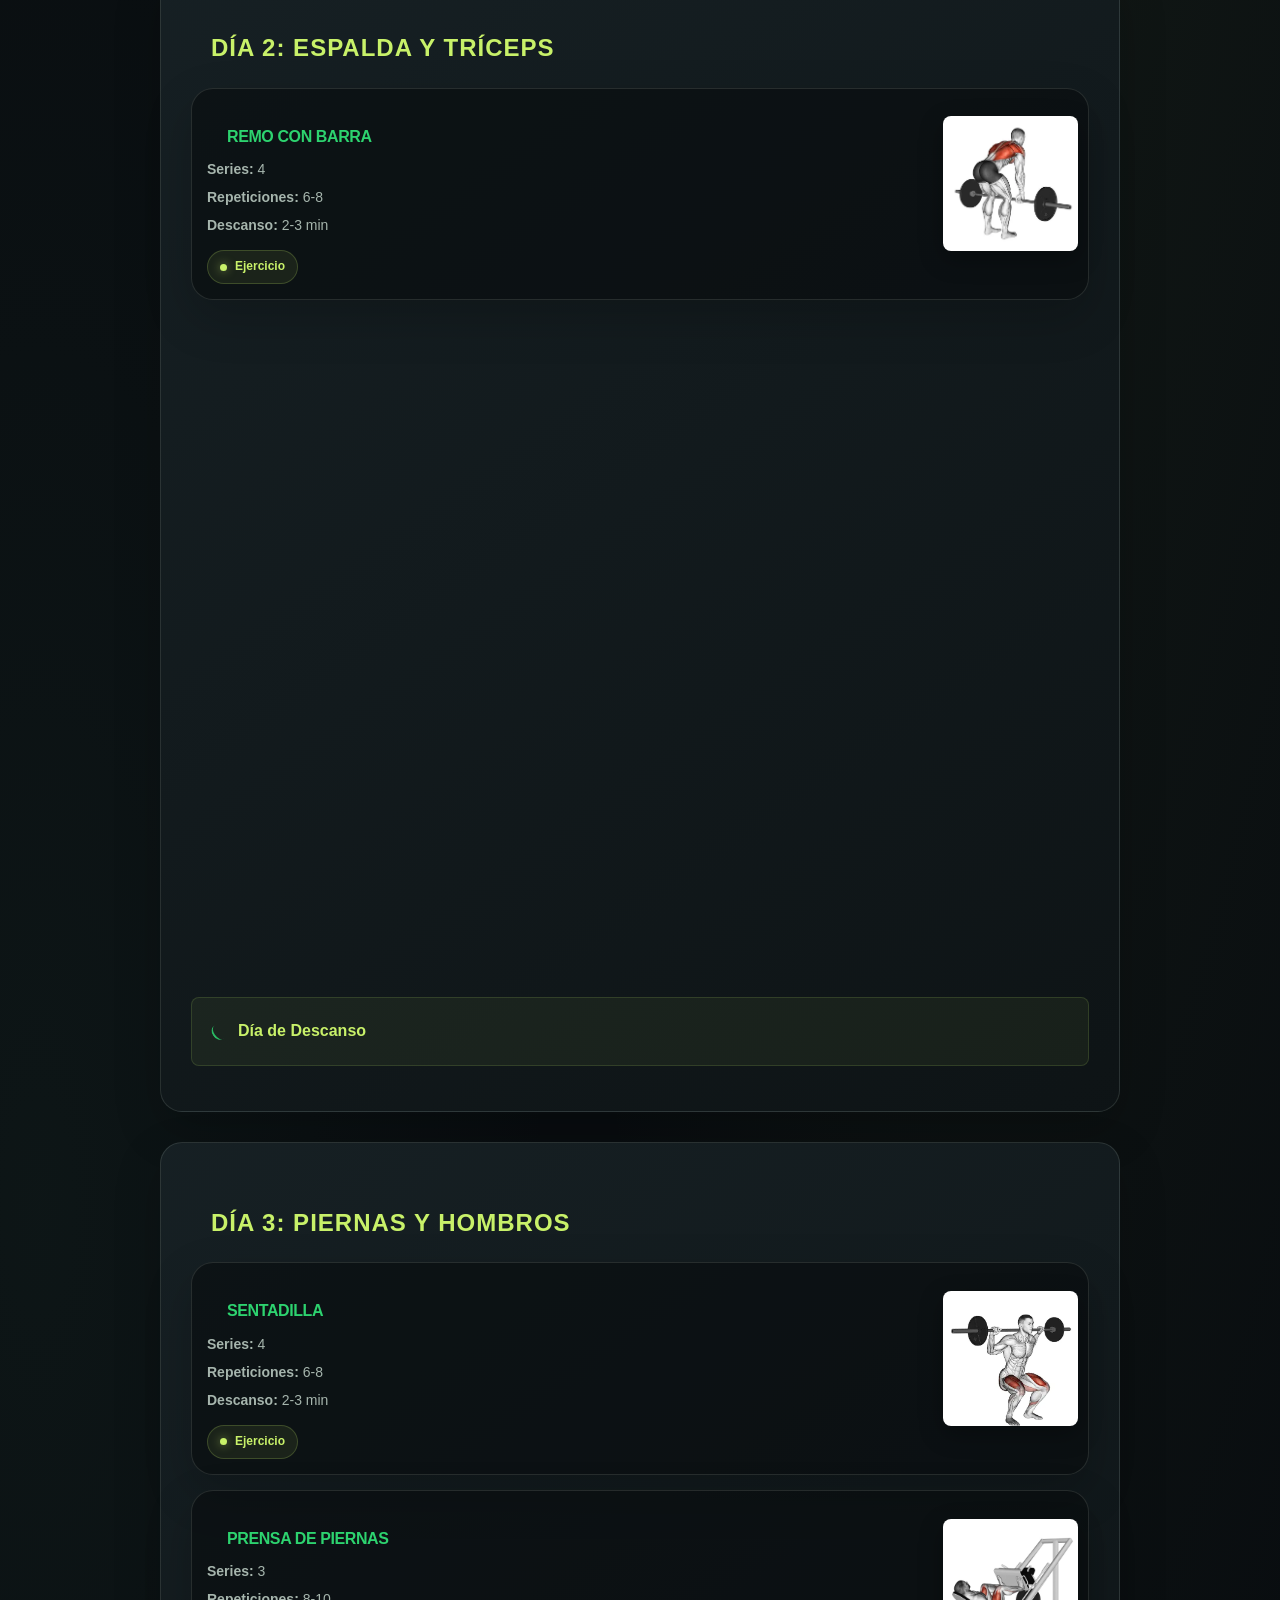
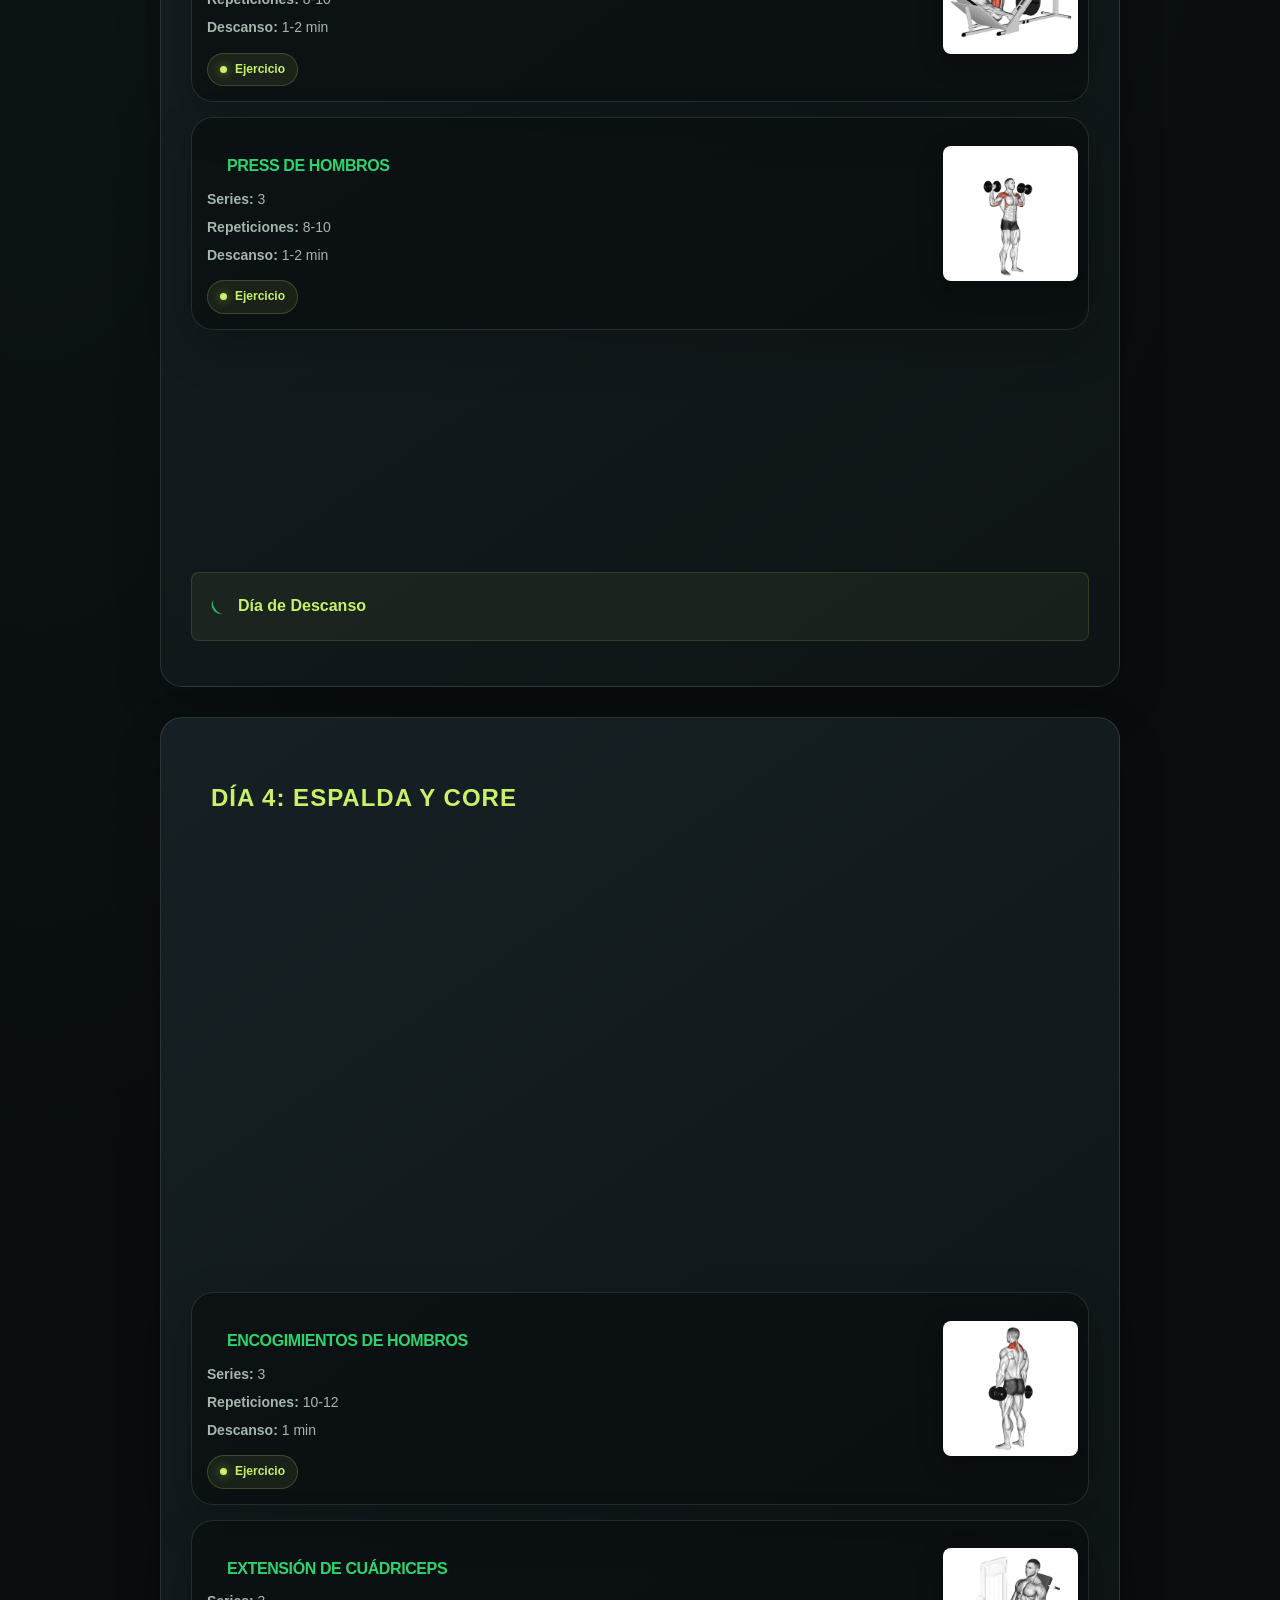
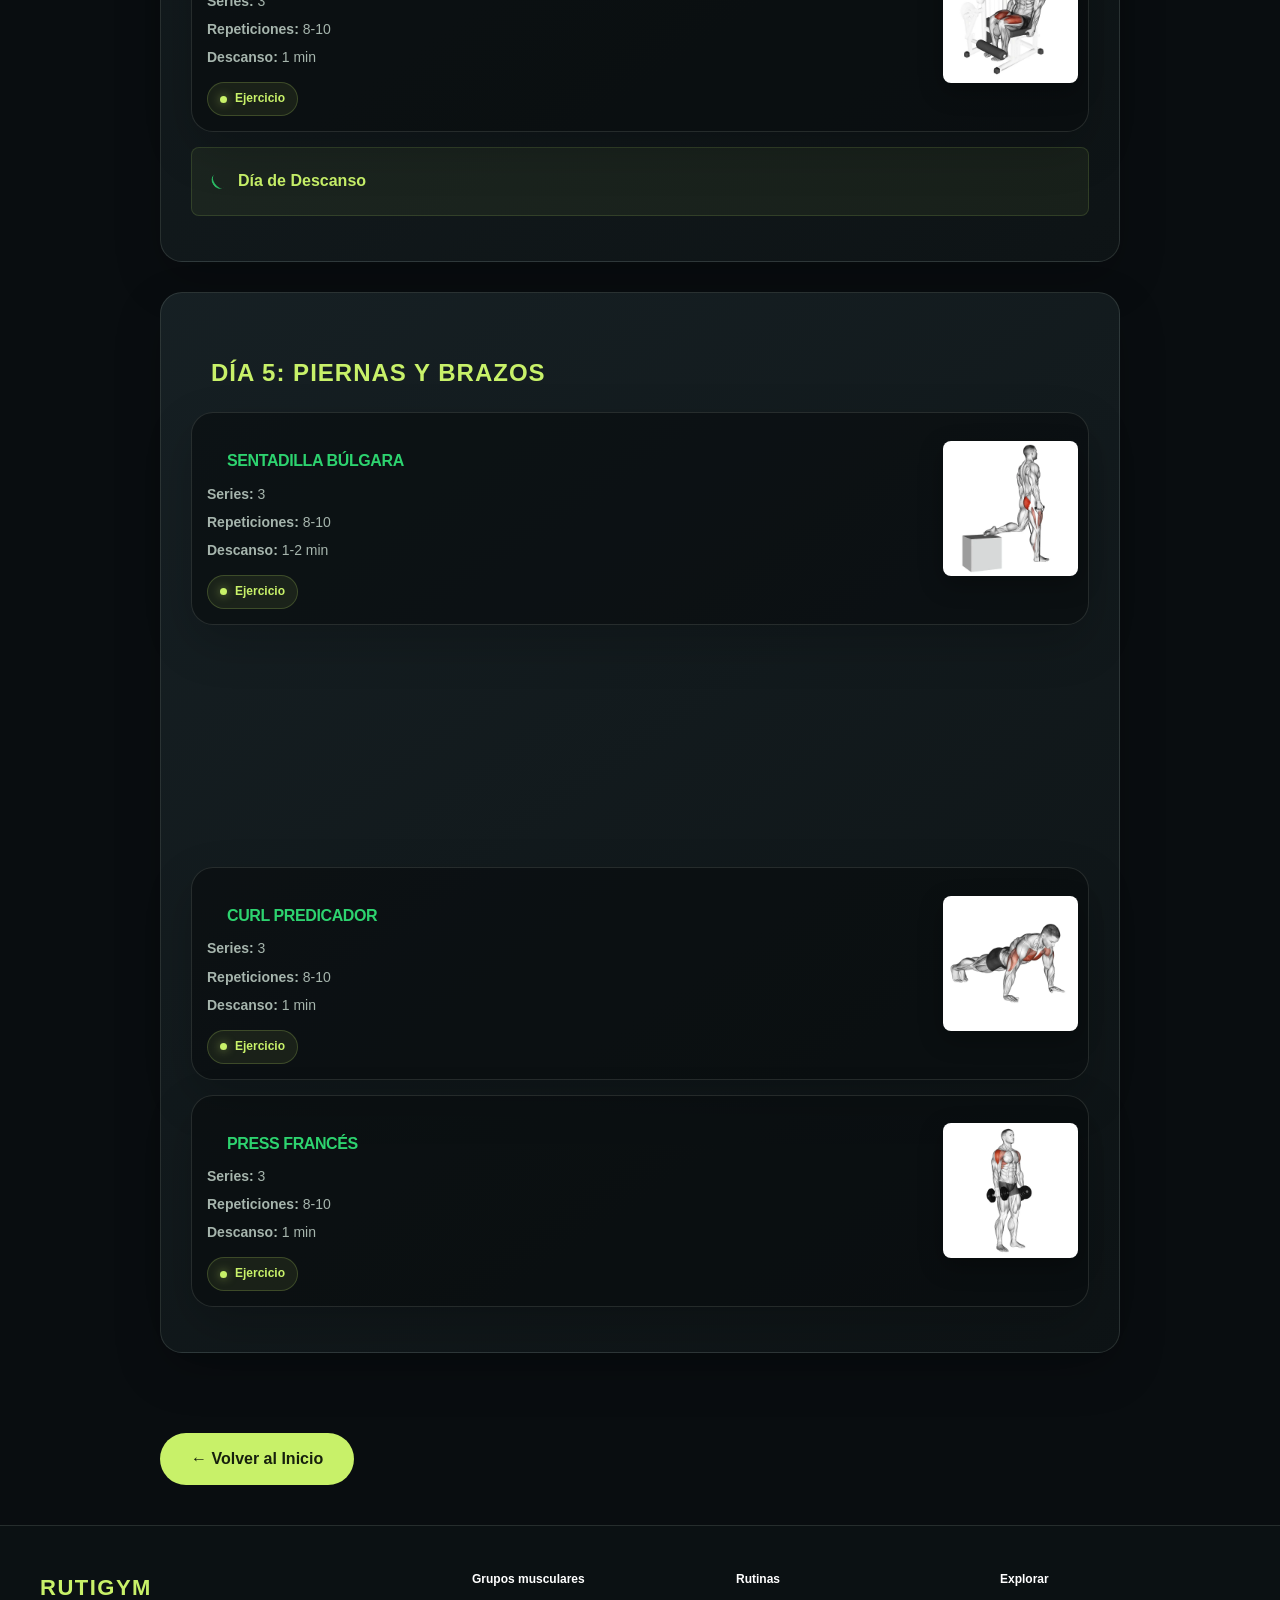
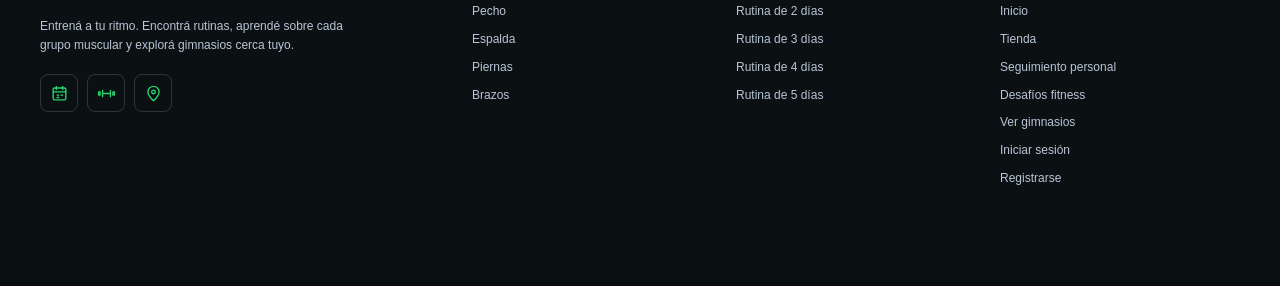
<file: PAGES/rutinas-5dias.html>
<!DOCTYPE html>
<html lang="es">
<head>
    <meta charset="UTF-8">
    <meta name="viewport" content="width=device-width, initial-scale=1.0">
    <link rel="stylesheet" href="../CSS/estilos.css">
    <link rel="stylesheet" href="../CSS/rutinas.css">
    <title>Rutina 5 Días - RutiGym</title>
    <link rel="stylesheet" href="../CSS/diseno-nuevo.css">
</head>
<body>

    <!-- Menú lateral para navegar entre las páginas del sitio. -->
    <input type="checkbox" id="menu-toggle">
    <label for="menu-toggle" class="menu-btn" role="button" tabindex="0" aria-label="Abrir menú" aria-expanded="false" aria-controls="sidebar"></label>
    <label for="menu-toggle" class="overlay"></label>

    <div class="sidebar" id="sidebar">
        <h3>Navegación</h3>
        <a href="../index.html">Inicio</a>

        <h3>Músculos</h3>
        <a href="musculos/pecho.html">Pecho</a>
        <a href="musculos/espalda.html">Espalda</a>
        <a href="musculos/piernas.html">Piernas</a>
        <a href="musculos/brazos.html">Brazos</a>

        <h3>Rutinas</h3>
        <input type="checkbox" id="rutinas-toggle" class="rutinas-toggle">
        <label for="rutinas-toggle" class="rutinas-btn"> Ver Rutinas</label>
        <div class="rutinas-submenu">
            <a href="rutinas-2dias.html" class="rutina-duracion">2 Días</a>
            <a href="rutinas-3dias.html" class="rutina-duracion">3 Días</a>
            <a href="rutinas-4dias.html" class="rutina-duracion">4 Días</a>
            <a href="rutinas-5dias.html" class="rutina-duracion">5 Días</a>
        </div>

        <h3>Gimnasios</h3>
        <a href="tienda.html">Tienda</a>
        <a href="gimnasio.html">Ver gimnasios</a>
    </div>

    <!-- ICONO DE USUARIO -->
    <div class="usuario" role="button" tabindex="0" aria-label="Menú de usuario" aria-expanded="false" aria-haspopup="true" aria-controls="menu">
        <svg class="user-icon" viewBox="0 0 24 24" fill="none" aria-hidden="true"><circle cx="12" cy="8" r="3.5"/><path d="M5 20a7 7 0 0 1 14 0"/></svg>
    </div>
    <div class="menu-usuario" id="menu">
            <a href="iniciosesion.html">Iniciar Sesión</a>
            <a href="registro.html">Registrarse</a>
        </div>

    <!-- HEADER -->
    <div class="nav">
        <h1><a href="../index.html" style="text-decoration: none; color: inherit;">RUTIGYM</a></h1>
    </div>
    <hr>

    <!-- Rutina de cinco días, organizada en tarjetas con ejercicios y descansos. -->
    <div class="rutina-container">
        <div class="rutina-header">
            <h1>Rutina de 5 Días</h1>
            <p>Programa de entrenamiento completo en 5 días</p>
        </div>

        <div class="rutina-dias">
            <div class="dia-card">
                <h2>Día 1: Pecho y Bíceps</h2>
                
                <div class="ejercicio-item">
                    <div class="ejercicio-item__details">
                        <h3>Press de Banca</h3>
                        <p><strong>Series:</strong> 4</p>
                        <p><strong>Repeticiones:</strong> 6-8</p>
                        <p><strong>Descanso:</strong> 2-3 min</p>
                        <span class="info-badge"> Ejercicio</span>
                    </div>
                    <img class="ejercicio-imagen" src="../IMG/tecnicas/press-banca-con-barra.webp" alt="Press de banca con barra" loading="lazy" width="490" height="450">
                </div>

                <div class="ejercicio-item">
                    <h3>Aperturas con Mancuernas</h3>
                    <p><strong>Series:</strong> 3</p>
                    <p><strong>Repeticiones:</strong> 8-10</p>
                    <p><strong>Descanso:</strong> 1-2 min</p>
                    <span class="info-badge"> Ejercicio</span>
                </div>

                <div class="ejercicio-item">
                    <h3>Curl de Bíceps</h3>
                    <p><strong>Series:</strong> 3</p>
                    <p><strong>Repeticiones:</strong> 8-10</p>
                    <p><strong>Descanso:</strong> 1 min</p>
                    <span class="info-badge"> Ejercicio</span>
                </div>

                <div class="ejercicio-item">
                    <h3>Curl Martillo</h3>
                    <p><strong>Series:</strong> 3</p>
                    <p><strong>Repeticiones:</strong> 8-10</p>
                    <p><strong>Descanso:</strong> 1 min</p>
                    <span class="info-badge"> Ejercicio</span>
                </div>

                <div class="descanso"> Día de Descanso</div>
            </div>

            <div class="dia-card">
                <h2>Día 2: Espalda y Tríceps</h2>
                
                <div class="ejercicio-item">
                    <h3>Remo con Barra</h3>
                    <p><strong>Series:</strong> 4</p>
                    <p><strong>Repeticiones:</strong> 6-8</p>
                    <p><strong>Descanso:</strong> 2-3 min</p>
                    <span class="info-badge"> Ejercicio</span>
                </div>

                <div class="ejercicio-item">
                    <h3>Jalón Lat</h3>
                    <p><strong>Series:</strong> 3</p>
                    <p><strong>Repeticiones:</strong> 8-10</p>
                    <p><strong>Descanso:</strong> 1-2 min</p>
                    <span class="info-badge"> Ejercicio</span>
                </div>

                <div class="ejercicio-item">
                    <h3>Extensión de Tríceps</h3>
                    <p><strong>Series:</strong> 3</p>
                    <p><strong>Repeticiones:</strong> 8-10</p>
                    <p><strong>Descanso:</strong> 1 min</p>
                    <span class="info-badge"> Ejercicio</span>
                </div>

                <div class="ejercicio-item">
                    <h3>Fondos en Barras</h3>
                    <p><strong>Series:</strong> 3</p>
                    <p><strong>Repeticiones:</strong> 6-10</p>
                    <p><strong>Descanso:</strong> 1-2 min</p>
                    <span class="info-badge"> Ejercicio</span>
                </div>

                <div class="descanso"> Día de Descanso</div>
            </div>

            <div class="dia-card">
                <h2>Día 3: Piernas y Hombros</h2>
                
                <div class="ejercicio-item">
                    <h3>Sentadilla</h3>
                    <p><strong>Series:</strong> 4</p>
                    <p><strong>Repeticiones:</strong> 6-8</p>
                    <p><strong>Descanso:</strong> 2-3 min</p>
                    <span class="info-badge"> Ejercicio</span>
                </div>

                <div class="ejercicio-item">
                    <h3>Prensa de Piernas</h3>
                    <p><strong>Series:</strong> 3</p>
                    <p><strong>Repeticiones:</strong> 8-10</p>
                    <p><strong>Descanso:</strong> 1-2 min</p>
                    <span class="info-badge"> Ejercicio</span>
                </div>

                <div class="ejercicio-item">
                    <h3>Press de Hombros</h3>
                    <p><strong>Series:</strong> 3</p>
                    <p><strong>Repeticiones:</strong> 8-10</p>
                    <p><strong>Descanso:</strong> 1-2 min</p>
                    <span class="info-badge"> Ejercicio</span>
                </div>

                <div class="ejercicio-item">
                    <h3>Elevaciones Laterales</h3>
                    <p><strong>Series:</strong> 3</p>
                    <p><strong>Repeticiones:</strong> 10-12</p>
                    <p><strong>Descanso:</strong> 1 min</p>
                    <span class="info-badge"> Ejercicio</span>
                </div>

                <div class="descanso"> Día de Descanso</div>
            </div>

            <div class="dia-card">
                <h2>Día 4: Espalda y Core</h2>
                
                <div class="ejercicio-item">
                    <h3>Remo Inclinado</h3>
                    <p><strong>Series:</strong> 3</p>
                    <p><strong>Repeticiones:</strong> 8-10</p>
                    <p><strong>Descanso:</strong> 1-2 min</p>
                    <span class="info-badge"> Ejercicio</span>
                </div>

                <div class="ejercicio-item">
                    <h3>Remo Máquina</h3>
                    <p><strong>Series:</strong> 3</p>
                    <p><strong>Repeticiones:</strong> 8-10</p>
                    <p><strong>Descanso:</strong> 1 min</p>
                    <span class="info-badge"> Ejercicio</span>
                </div>

                <div class="ejercicio-item">
                    <h3>Encogimientos de Hombros</h3>
                    <p><strong>Series:</strong> 3</p>
                    <p><strong>Repeticiones:</strong> 10-12</p>
                    <p><strong>Descanso:</strong> 1 min</p>
                    <span class="info-badge"> Ejercicio</span>
                </div>

                <div class="ejercicio-item">
                    <h3>Extensión de Cuádriceps</h3>
                    <p><strong>Series:</strong> 3</p>
                    <p><strong>Repeticiones:</strong> 8-10</p>
                    <p><strong>Descanso:</strong> 1 min</p>
                    <span class="info-badge"> Ejercicio</span>
                </div>

                <div class="descanso"> Día de Descanso</div>
            </div>

            <div class="dia-card">
                <h2>Día 5: Piernas y Brazos</h2>
                
                <div class="ejercicio-item">
                    <h3>Sentadilla Búlgara</h3>
                    <p><strong>Series:</strong> 3</p>
                    <p><strong>Repeticiones:</strong> 8-10</p>
                    <p><strong>Descanso:</strong> 1-2 min</p>
                    <span class="info-badge"> Ejercicio</span>
                </div>

                <div class="ejercicio-item">
                    <h3>Flexión de Isquiotibiales</h3>
                    <p><strong>Series:</strong> 3</p>
                    <p><strong>Repeticiones:</strong> 8-10</p>
                    <p><strong>Descanso:</strong> 1 min</p>
                    <span class="info-badge"> Ejercicio</span>
                </div>

                <div class="ejercicio-item">
                    <h3>Curl Predicador</h3>
                    <p><strong>Series:</strong> 3</p>
                    <p><strong>Repeticiones:</strong> 8-10</p>
                    <p><strong>Descanso:</strong> 1 min</p>
                    <span class="info-badge"> Ejercicio</span>
                </div>

                <div class="ejercicio-item">
                    <h3>Press Francés</h3>
                    <p><strong>Series:</strong> 3</p>
                    <p><strong>Repeticiones:</strong> 8-10</p>
                    <p><strong>Descanso:</strong> 1 min</p>
                    <span class="info-badge"> Ejercicio</span>
                </div>
            </div>
        </div>

        <a href="../index.html" class="volver-btn">← Volver al Inicio</a>
    </div>

    <!-- Scripts compartidos y carga de imágenes para los ejercicios. -->
    <footer id="site-footer"></footer>
    <script src="../JS/footer.js"></script>
    <script src="../JS/reveal-scroll.js"></script>
    <script src="../JS/imagenes-ejercicios.js"></script>
    <script src="../JS/menu-usuario.js"></script>
</body>
</html>
</file>
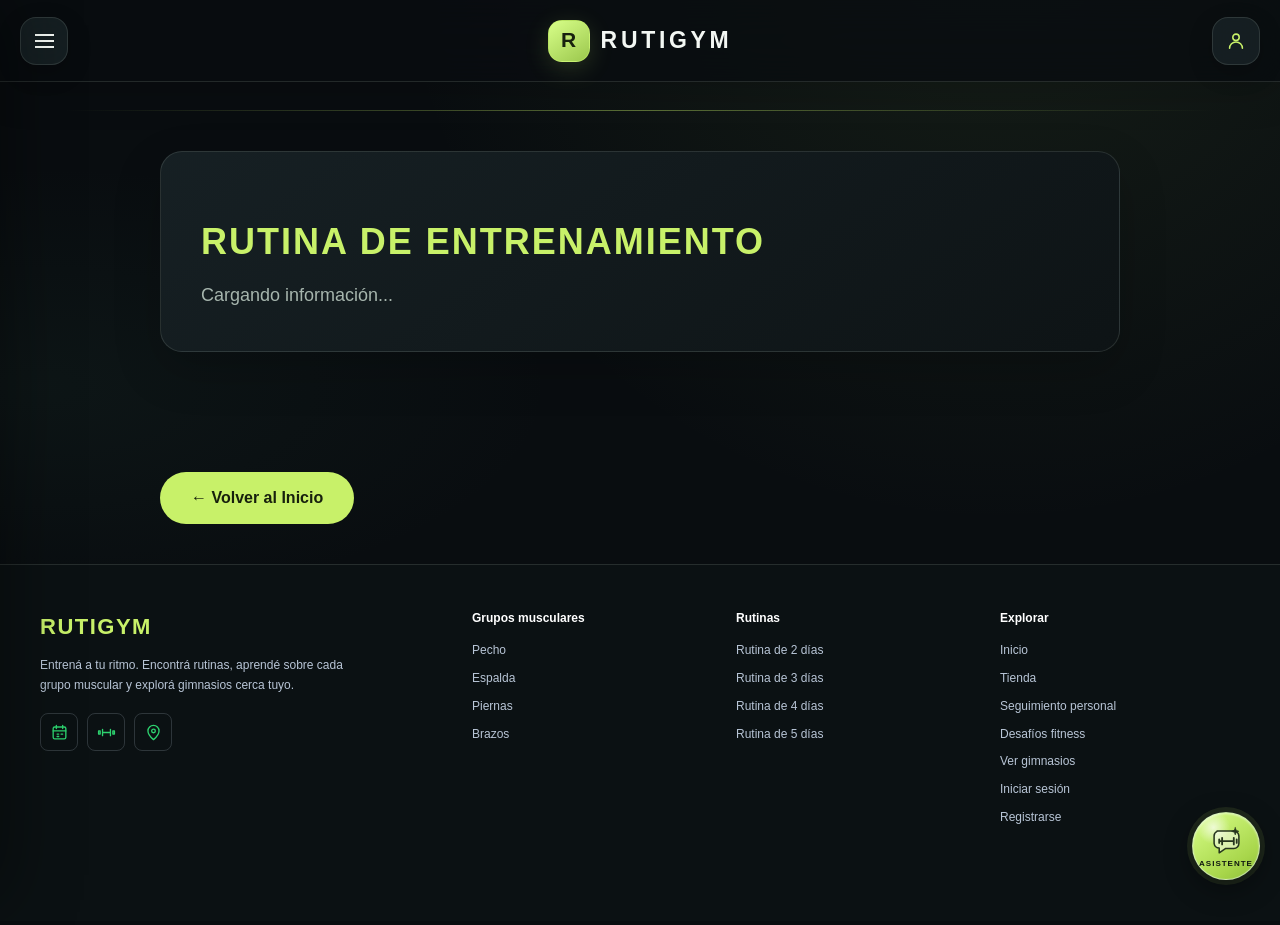
<file: PAGES/rutinas.html>
<!DOCTYPE html>
<html lang="es">
<head>
    <meta charset="UTF-8">
    <meta name="viewport" content="width=device-width, initial-scale=1.0">
    <link rel="stylesheet" href="../CSS/estilos.css">
    <link rel="stylesheet" href="../CSS/rutinas.css">
    <title>Mis Rutinas - RutiGym</title>
    <link rel="stylesheet" href="../CSS/diseno-nuevo.css">
</head>
<body>

    <!-- Menú lateral para navegar entre las secciones del sitio. -->
    <!-- Los enlaces con distintos valores de días identifican la rutina solicitada. -->
    <input type="checkbox" id="menu-toggle">
    <label for="menu-toggle" class="menu-btn" role="button" tabindex="0" aria-label="Abrir menú" aria-expanded="false" aria-controls="sidebar"></label>
    <label for="menu-toggle" class="overlay"></label>

    <div class="sidebar" id="sidebar">
        <h3>Navegación</h3>
        <a href="../index.html">Inicio</a>

        <h3>Músculos</h3>
        <a href="musculos/pecho.html">Pecho</a>
        <a href="musculos/espalda.html">Espalda</a>
        <a href="musculos/piernas.html">Piernas</a>
        <a href="musculos/brazos.html">Brazos</a>

        <h3>Rutinas</h3>
        <input type="checkbox" id="rutinas-toggle" class="rutinas-toggle">
        <label for="rutinas-toggle" class="rutinas-btn"> Ver Rutinas</label>
        <div class="rutinas-submenu">
            <a href="rutinas.html?dias=2" class="rutina-duracion" data-dias="2">2 Días</a>
            <a href="rutinas.html?dias=3" class="rutina-duracion" data-dias="3">3 Días</a>
            <a href="rutinas.html?dias=4" class="rutina-duracion" data-dias="4">4 Días</a>
            <a href="rutinas.html?dias=5" class="rutina-duracion" data-dias="5">5 Días</a>
        </div>

        <h3>Gimnasios</h3>
        <a href="tienda.html">Tienda</a>
        <a href="gimnasio.html">Ver gimnasios</a>
    </div>

    <!-- ICONO DE USUARIO -->
    <div class="usuario" role="button" tabindex="0" aria-label="Menú de usuario" aria-expanded="false" aria-haspopup="true" aria-controls="menu">
        <svg class="user-icon" viewBox="0 0 24 24" fill="none" aria-hidden="true"><circle cx="12" cy="8" r="3.5"/><path d="M5 20a7 7 0 0 1 14 0"/></svg>
    </div>
    <div class="menu-usuario" id="menu">
            <a href="iniciosesion.html">Iniciar Sesión</a>
            <a href="registro.html">Registrarse</a>
        </div>

    <!-- HEADER -->
    <div class="nav">
        <h1><a href="../index.html" style="text-decoration: none; color: inherit;">RUTIGYM</a></h1>
    </div>
    <hr>

    <!-- Estructura donde se muestra el título y se espera el contenido de la rutina. -->
    <div class="rutina-container">
        <div class="rutina-header" id="rutina-header">
            <h1>Rutina de Entrenamiento</h1>
            <p>Cargando información...</p>
        </div>

        <div class="rutina-dias" id="rutina-container">
            <!-- Contenedor reservado para las tarjetas de cada día de entrenamiento. -->
        </div>

        <a href="../index.html" class="volver-btn">← Volver al Inicio</a>
    </div>

    <!-- Pie de página y scripts compartidos de esta página. -->
    <footer id="site-footer"></footer>
    <script src="../JS/footer.js"></script>
    <script src="../JS/reveal-scroll.js"></script>
    <script src="../JS/menu-usuario.js"></script>
</body>
</html>
</file>
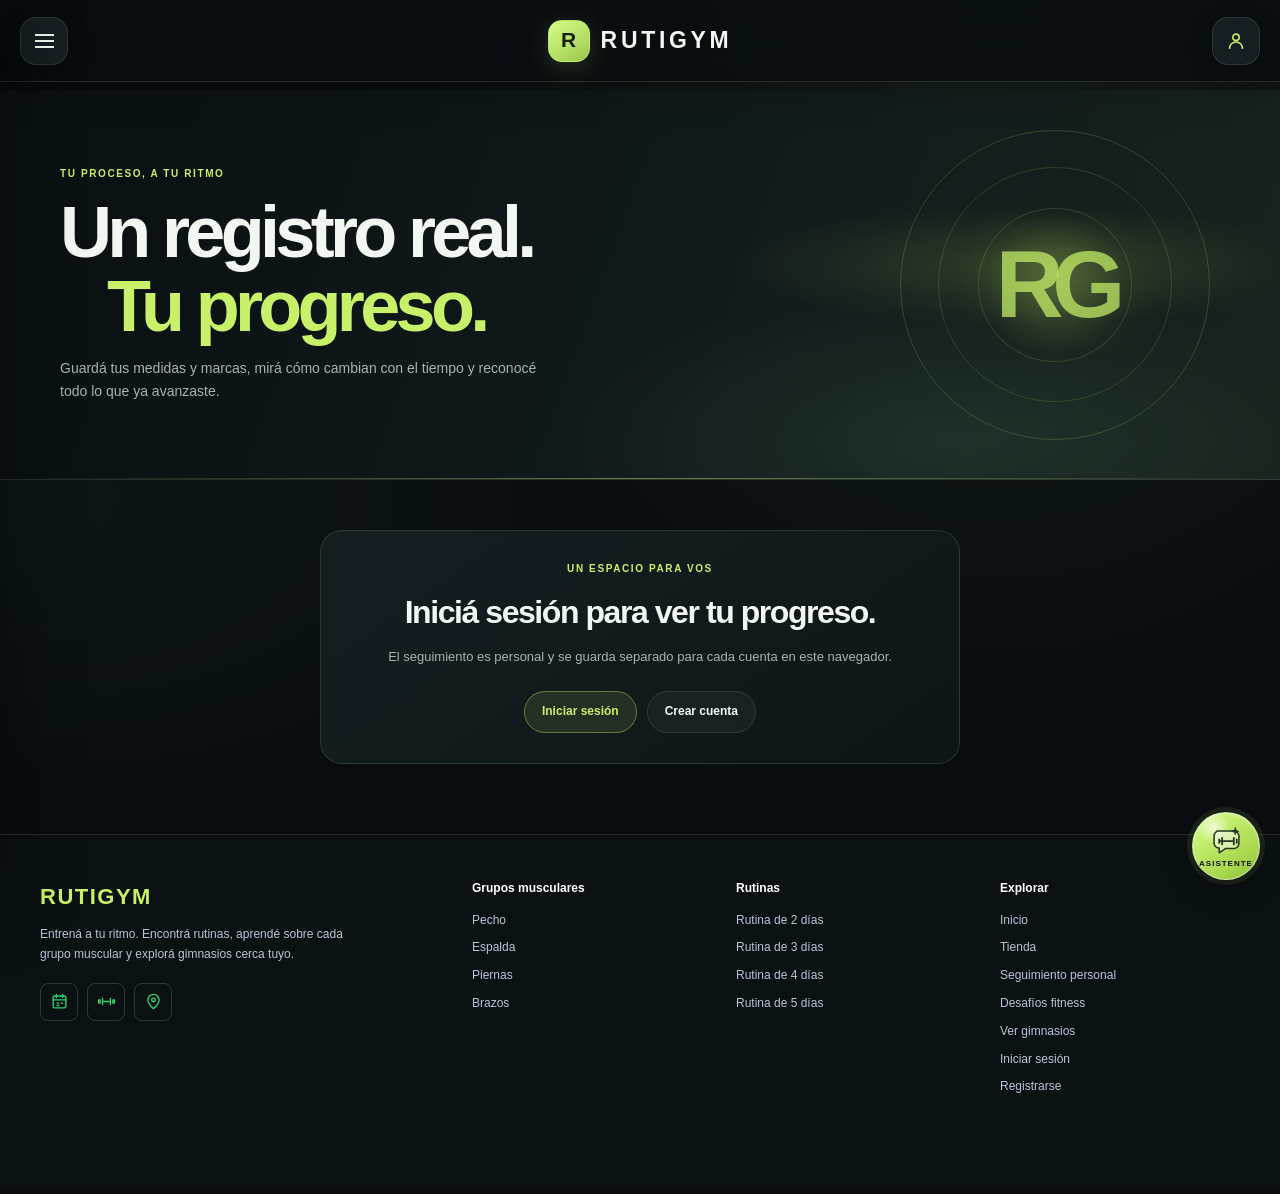
<file: PAGES/seguimiento.html>
<!DOCTYPE html>
<html lang="es">
<head>
    <meta charset="UTF-8">
    <meta name="viewport" content="width=device-width, initial-scale=1.0">
    <title>Seguimiento personal - RutiGym</title>
    <link rel="stylesheet" href="../CSS/estilos.css">
    <link rel="stylesheet" href="../CSS/seguimiento.css">
    <link rel="stylesheet" href="../CSS/diseno-nuevo.css">
</head>
<body>
    <input type="checkbox" id="menu-toggle">
    <label for="menu-toggle" class="menu-btn" role="button" tabindex="0" aria-label="Abrir menú" aria-expanded="false" aria-controls="sidebar"></label>
    <label for="menu-toggle" class="overlay"></label>

    <nav class="sidebar" id="sidebar" aria-label="Navegación principal">
        <h3>Navegación</h3>
        <a href="../index.html">Inicio</a>
        <h3>Músculos</h3>
        <a href="musculos/pecho.html">Pecho</a>
        <a href="musculos/espalda.html">Espalda</a>
        <a href="musculos/piernas.html">Piernas</a>
        <a href="musculos/brazos.html">Brazos</a>
        <h3>Rutinas</h3>
        <input type="checkbox" id="rutinas-toggle" class="rutinas-toggle">
        <label for="rutinas-toggle" class="rutinas-btn">Ver Rutinas</label>
        <div class="rutinas-submenu">
            <a href="rutinas-2dias.html" class="rutina-duracion">2 Días</a>
            <a href="rutinas-3dias.html" class="rutina-duracion">3 Días</a>
            <a href="rutinas-4dias.html" class="rutina-duracion">4 Días</a>
            <a href="rutinas-5dias.html" class="rutina-duracion">5 Días</a>
        </div>
        <h3>Explorar</h3>
        <a href="tienda.html">Tienda</a>
        <a href="gimnasio.html">Ver gimnasios</a>
        <h3>Tu progreso</h3>
        <a href="seguimiento.html" aria-current="page">Seguimiento personal</a>
    </nav>

    <div class="usuario" role="button" tabindex="0" aria-label="Menú de usuario" aria-expanded="false" aria-haspopup="true" aria-controls="menu">
        <svg class="user-icon" viewBox="0 0 24 24" fill="none" aria-hidden="true"><circle cx="12" cy="8" r="3.5"/><path d="M5 20a7 7 0 0 1 14 0"/></svg>
    </div>
    <div class="menu-usuario" id="menu">
        <a href="iniciosesion.html">Iniciar Sesión</a>
        <a href="registro.html">Registrarse</a>
    </div>

    <header class="nav">
        <h1><a href="../index.html" class="logo-link">RUTIGYM</a></h1>
    </header>

    <main class="progress-page">
        <header class="progress-hero">
            <p class="progress-eyebrow">TU PROCESO, A TU RITMO</p>
            <h1>Un registro real.<br><span>Tu progreso.</span></h1>
            <p>Guardá tus medidas y marcas, mirá cómo cambian con el tiempo y reconocé todo lo que ya avanzaste.</p>
            <div class="progress-hero-meta" id="progress-welcome" hidden></div>
            <a href="#progress-dashboard" class="progress-hero-link" id="progress-start-link" hidden>Ver mi seguimiento <span aria-hidden="true">↓</span></a>
            <div class="progress-hero-mark" aria-hidden="true"><span>RG</span></div>
        </header>

        <p class="progress-error" id="progress-error" role="alert" hidden></p>
        <section class="progress-access" id="progress-access" aria-labelledby="access-title">
            <p class="progress-eyebrow">UN ESPACIO PARA VOS</p>
            <h2 id="access-title">Iniciá sesión para ver tu progreso.</h2>
            <p>El seguimiento es personal y se guarda separado para cada cuenta en este navegador.</p>
            <div class="progress-access-actions">
                <a class="progress-primary-link" href="iniciosesion.html?next=seguimiento.html">Iniciar sesión</a>
                <a class="progress-secondary-link" href="registro.html">Crear cuenta</a>
            </div>
        </section>

        <div class="progress-dashboard" id="progress-dashboard" hidden>
            <section class="progress-section progress-summary" aria-labelledby="summary-title">
                <div class="progress-section-heading">
                    <div>
                        <p class="progress-eyebrow">DESDE EL PRIMER REGISTRO HASTA HOY</p>
                        <h2 id="summary-title">Tu evolución</h2>
                    </div>
                    <p id="progress-date-range"></p>
                </div>
                <div class="progress-comparison" id="progress-comparison"></div>
            </section>

            <div class="progress-columns">
                <section class="progress-panel" aria-labelledby="measurements-title">
                    <div class="progress-panel-heading">
                        <div>
                            <p class="progress-eyebrow">REGISTRO CORPORAL</p>
                            <h2 id="measurements-title">Medidas y peso</h2>
                        </div>
                    </div>
                    <p class="progress-help">Cargá uno o más datos. Podés registrar medidas parciales; si guardás la misma fecha, se reemplaza ese registro.</p>
                    <form id="measurement-form" class="progress-form">
                        <label for="measurement-date">Fecha</label>
                        <input id="measurement-date" name="date" type="date" required>
                        <div class="progress-input-grid">
                            <label for="measurement-weight">Peso <span>kg</span>
                                <input id="measurement-weight" name="weight" type="number" min="20" max="400" step="0.1" placeholder="Ej. 72.5">
                            </label>
                            <label for="measurement-waist">Cintura <span>cm</span>
                                <input id="measurement-waist" name="waist" type="number" min="20" max="250" step="0.1" placeholder="Ej. 82">
                            </label>
                            <label for="measurement-chest">Pecho <span>cm</span>
                                <input id="measurement-chest" name="chest" type="number" min="20" max="250" step="0.1" placeholder="Ej. 98">
                            </label>
                            <label for="measurement-hips">Cadera <span>cm</span>
                                <input id="measurement-hips" name="hips" type="number" min="20" max="250" step="0.1" placeholder="Ej. 94">
                            </label>
                            <label for="measurement-arm">Brazo <span>cm</span>
                                <input id="measurement-arm" name="arm" type="number" min="10" max="120" step="0.1" placeholder="Ej. 34">
                            </label>
                            <label for="measurement-thigh">Muslo <span>cm</span>
                                <input id="measurement-thigh" name="thigh" type="number" min="10" max="150" step="0.1" placeholder="Ej. 56">
                            </label>
                        </div>
                        <button type="submit" class="progress-submit">Guardar registro</button>
                        <p class="progress-message" id="measurement-message" role="status" aria-live="polite"></p>
                    </form>
                </section>

                <section class="progress-panel progress-chart-panel" aria-labelledby="chart-title">
                    <div class="progress-panel-heading progress-chart-heading">
                        <div>
                            <p class="progress-eyebrow">TENDENCIA EN EL TIEMPO</p>
                            <h2 id="chart-title">Gráfico de evolución</h2>
                        </div>
                        <label class="progress-chart-select" for="chart-metric">
                            <span class="visually-hidden">Dato a mostrar</span>
                            <select id="chart-metric" aria-label="Dato a mostrar">
                                <option value="weight">Peso (kg)</option>
                                <option value="waist">Cintura (cm)</option>
                                <option value="chest">Pecho (cm)</option>
                                <option value="hips">Cadera (cm)</option>
                                <option value="arm">Brazo (cm)</option>
                                <option value="thigh">Muslo (cm)</option>
                            </select>
                        </label>
                    </div>
                    <div class="progress-chart" id="progress-chart" aria-live="polite"></div>
                    <p class="progress-chart-note" id="progress-chart-note"></p>
                </section>
            </div>

            <section class="progress-panel progress-history-panel" aria-labelledby="history-title">
                <div class="progress-panel-heading">
                    <div>
                        <p class="progress-eyebrow">TUS REGISTROS</p>
                        <h2 id="history-title">Historial por fecha</h2>
                    </div>
                    <span class="progress-count" id="measurement-count"></span>
                </div>
                <div class="progress-table-wrap">
                    <table class="progress-table">
                        <thead>
                            <tr>
                                <th scope="col">Fecha</th>
                                <th scope="col">Peso</th>
                                <th scope="col">Cintura</th>
                                <th scope="col">Pecho</th>
                                <th scope="col">Cadera</th>
                                <th scope="col">Brazo</th>
                                <th scope="col">Muslo</th>
                                <th scope="col"><span class="visually-hidden">Acciones</span></th>
                            </tr>
                        </thead>
                        <tbody id="measurement-history"></tbody>
                    </table>
                </div>
                <p class="progress-empty" id="measurement-empty">Cuando guardes tus primeras medidas, vas a verlas acá.</p>
            </section>

            <section class="progress-panel progress-records-panel" aria-labelledby="records-title">
                <div class="progress-panel-heading">
                    <div>
                        <p class="progress-eyebrow">FUERZA Y CONSTANCIA</p>
                        <h2 id="records-title">Marcas personales</h2>
                    </div>
                </div>
                <p class="progress-help">Registrá el ejercicio, la carga y las repeticiones. Destacamos tu mayor carga anotada por ejercicio.</p>
                <form id="record-form" class="progress-form progress-record-form">
                    <label for="record-exercise">Ejercicio
                        <input id="record-exercise" name="exercise" type="text" maxlength="60" placeholder="Ej. Press de banca" required>
                    </label>
                    <label for="record-date">Fecha
                        <input id="record-date" name="date" type="date" required>
                    </label>
                    <label for="record-weight">Carga <span>kg</span>
                        <input id="record-weight" name="weight" type="number" min="0" max="1000" step="0.5" placeholder="Ej. 60" required>
                    </label>
                    <label for="record-reps">Repeticiones
                        <input id="record-reps" name="reps" type="number" min="1" max="1000" step="1" placeholder="Ej. 8" required>
                    </label>
                    <button type="submit" class="progress-submit">Guardar marca</button>
                </form>
                <p class="progress-message" id="record-message" role="status" aria-live="polite"></p>
                <div class="progress-best-list" id="personal-bests"></div>
                <div class="progress-record-history" id="record-history"></div>
                <p class="progress-empty" id="records-empty">Todavía no hay marcas registradas. Anotá una para empezar a ver tus récords.</p>
            </section>

            <p class="progress-privacy-note">Tus datos se guardan solo en este navegador y no se sincronizan ni se cifran; evitá usar esta función en un dispositivo compartido. El seguimiento no reemplaza orientación médica o profesional.</p>
        </div>
    </main>

    <footer id="site-footer"></footer>
    <script src="../JS/footer.js"></script>
    <script src="../JS/reveal-scroll.js"></script>
    <script src="../JS/menu-usuario.js"></script>
    <script src="../JS/seguimiento.js"></script>
</body>
</html>
</file>
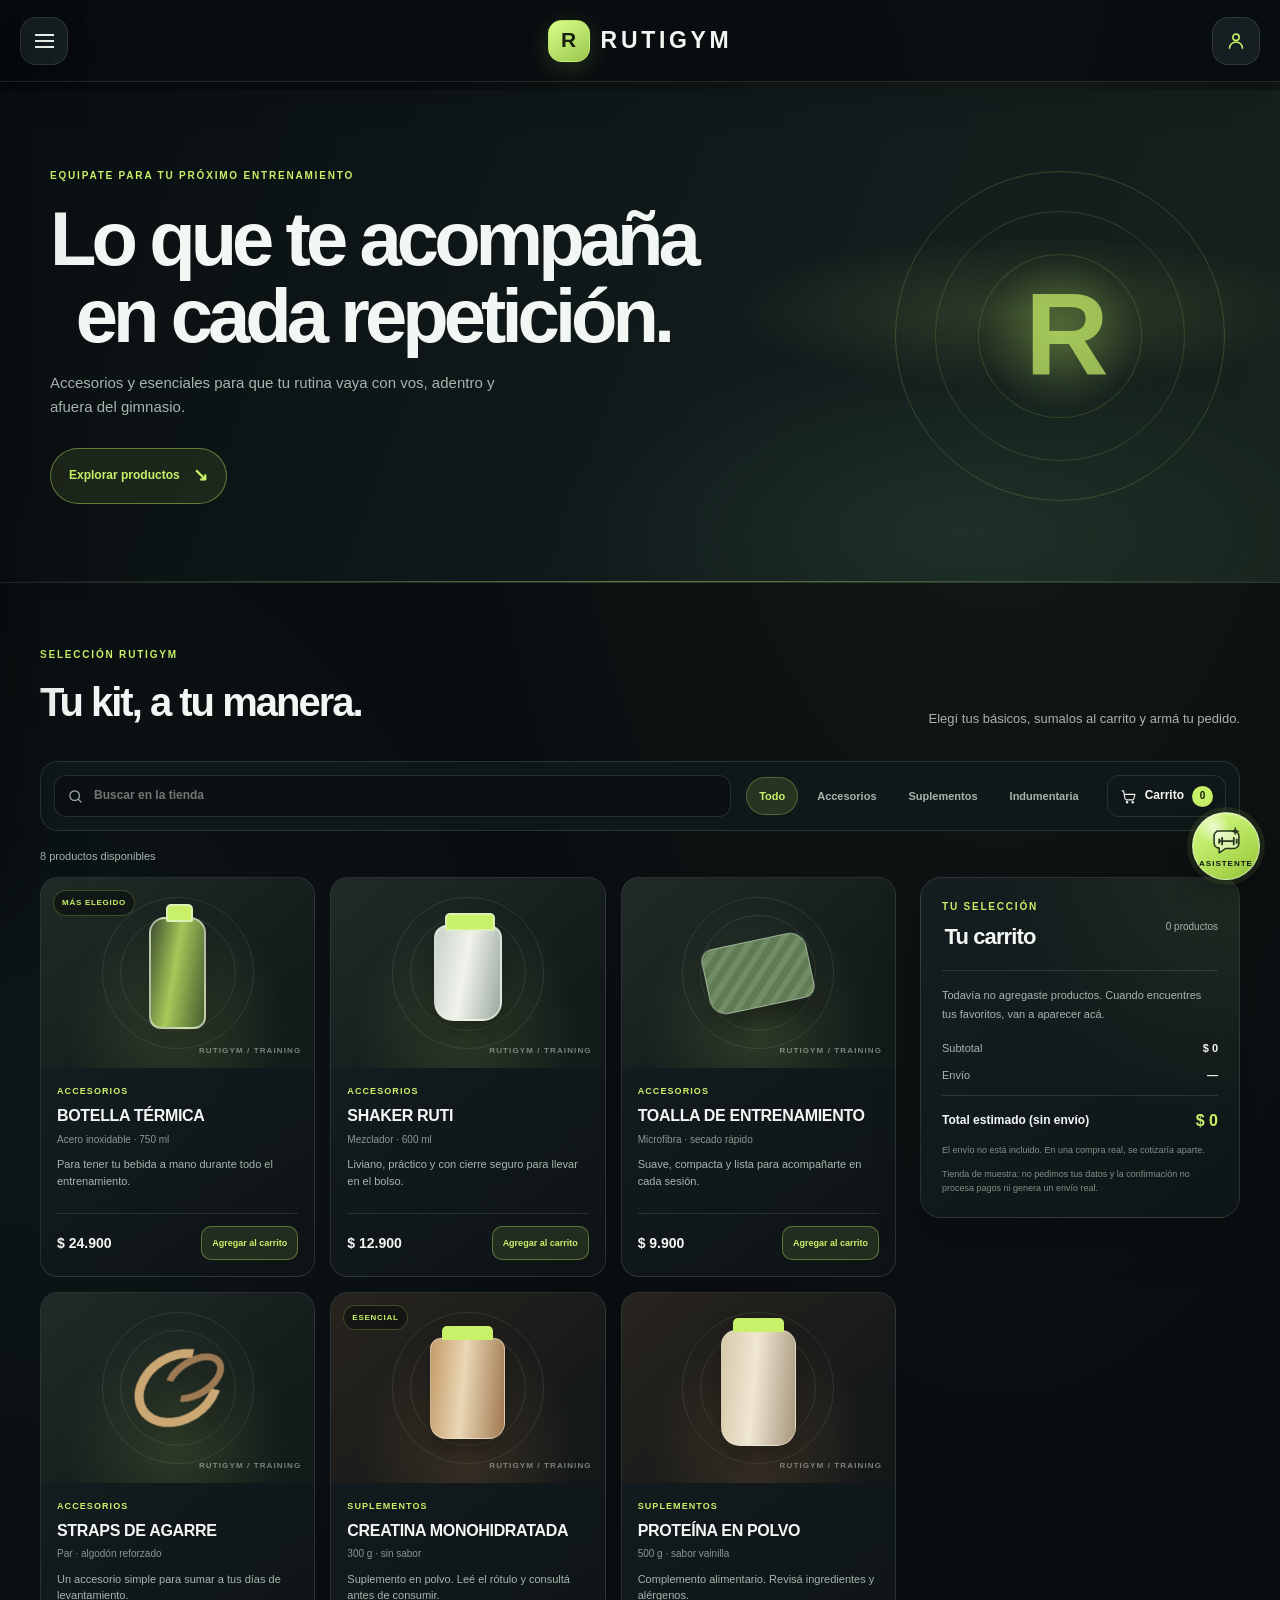
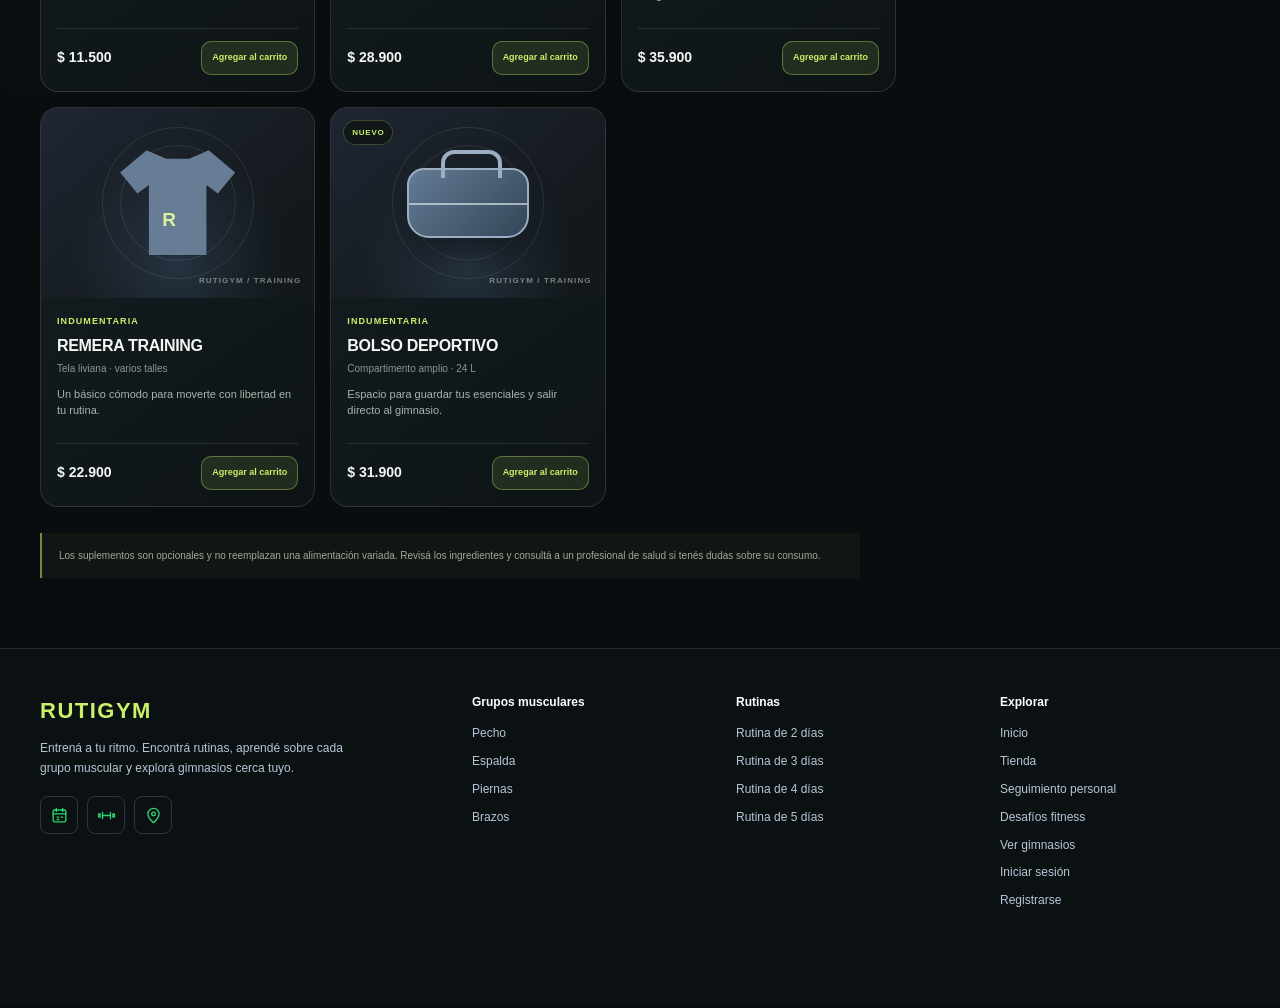
<file: PAGES/tienda.html>
<!DOCTYPE html>
<html lang="es">
<head>
    <meta charset="UTF-8">
    <meta name="viewport" content="width=device-width, initial-scale=1.0">
    <title>Tienda - RutiGym</title>
    <link rel="stylesheet" href="../CSS/estilos.css">
    <link rel="stylesheet" href="../CSS/tienda.css">
    <link rel="stylesheet" href="../CSS/diseno-nuevo.css">
</head>
<body>
    <input type="checkbox" id="menu-toggle">
    <label for="menu-toggle" class="menu-btn" role="button" tabindex="0" aria-label="Abrir menú" aria-expanded="false" aria-controls="sidebar"></label>
    <label for="menu-toggle" class="overlay"></label>

    <nav class="sidebar" id="sidebar" aria-label="Navegación principal">
        <h3>Navegación</h3>
        <a href="../index.html">Inicio</a>
        <h3>Músculos</h3>
        <a href="musculos/pecho.html">Pecho</a>
        <a href="musculos/espalda.html">Espalda</a>
        <a href="musculos/piernas.html">Piernas</a>
        <a href="musculos/brazos.html">Brazos</a>
        <h3>Rutinas</h3>
        <input type="checkbox" id="rutinas-toggle" class="rutinas-toggle">
        <label for="rutinas-toggle" class="rutinas-btn">Ver Rutinas</label>
        <div class="rutinas-submenu">
            <a href="rutinas-2dias.html" class="rutina-duracion">2 Días</a>
            <a href="rutinas-3dias.html" class="rutina-duracion">3 Días</a>
            <a href="rutinas-4dias.html" class="rutina-duracion">4 Días</a>
            <a href="rutinas-5dias.html" class="rutina-duracion">5 Días</a>
        </div>
        <h3>Explorar</h3>
        <a href="tienda.html" aria-current="page">Tienda</a>
        <a href="gimnasio.html">Ver gimnasios</a>
    </nav>

    <div class="usuario" role="button" tabindex="0" aria-label="Menú de usuario" aria-expanded="false" aria-haspopup="true" aria-controls="menu">
        <svg class="user-icon" viewBox="0 0 24 24" fill="none" aria-hidden="true"><circle cx="12" cy="8" r="3.5"/><path d="M5 20a7 7 0 0 1 14 0"/></svg>
    </div>
    <div class="menu-usuario" id="menu">
        <a href="iniciosesion.html">Iniciar Sesión</a>
        <a href="registro.html">Registrarse</a>
    </div>

    <header class="nav">
        <h1><a href="../index.html" class="logo-link">RUTIGYM</a></h1>
    </header>

    <main class="store-page">
        <header class="store-hero">
            <p class="store-eyebrow">EQUIPATE PARA TU PRÓXIMO ENTRENAMIENTO</p>
            <h1>Lo que te acompaña<br>en cada repetición.</h1>
            <p>Accesorios y esenciales para que tu rutina vaya con vos, adentro y afuera del gimnasio.</p>
            <a href="#catalogo" class="store-hero-link">Explorar productos <span aria-hidden="true">↘</span></a>
            <div class="store-hero-orbit" aria-hidden="true"><span>R</span></div>
        </header>

        <section class="store-content" id="catalogo" aria-labelledby="catalog-title">
            <div class="store-section-heading">
                <div>
                    <p class="store-eyebrow">SELECCIÓN RUTIGYM</p>
                    <h2 id="catalog-title">Tu kit, a tu manera.</h2>
                </div>
                <p>Elegí tus básicos, sumalos al carrito y armá tu pedido.</p>
            </div>

            <div class="store-toolbar">
                <label class="store-search">
                    <span class="visually-hidden">Buscar productos</span>
                    <svg viewBox="0 0 24 24" aria-hidden="true"><circle cx="10.8" cy="10.8" r="6.8"></circle><path d="m16 16 4 4"></path></svg>
                    <input type="search" id="store-search" placeholder="Buscar en la tienda" autocomplete="off">
                </label>
                <div class="store-categories" role="group" aria-label="Filtrar por categoría">
                    <button type="button" class="store-filter is-active" data-category="todos" aria-pressed="true">Todo</button>
                    <button type="button" class="store-filter" data-category="accesorios" aria-pressed="false">Accesorios</button>
                    <button type="button" class="store-filter" data-category="suplementos" aria-pressed="false">Suplementos</button>
                    <button type="button" class="store-filter" data-category="indumentaria" aria-pressed="false">Indumentaria</button>
                </div>
                <a class="store-cart-shortcut" href="#carrito" aria-label="Ir al carrito, 0 productos">
                    <svg viewBox="0 0 24 24" aria-hidden="true"><path d="M3 4h2l2.1 11.2a2 2 0 0 0 2 1.6h8.5a2 2 0 0 0 1.9-1.4L21 9H6"></path><circle cx="10" cy="20" r="1"></circle><circle cx="18" cy="20" r="1"></circle></svg>
                    <span>Carrito</span>
                    <span class="store-cart-count" id="store-cart-count">0</span>
                </a>
            </div>

            <p class="store-results" id="store-results" aria-live="polite"></p>

            <div class="store-layout">
                <div class="store-products" id="store-products" aria-live="polite"></div>

                <aside class="store-cart" id="carrito" aria-labelledby="cart-title">
                    <div class="store-cart-heading">
                        <div>
                            <p class="store-eyebrow">TU SELECCIÓN</p>
                            <h2 id="cart-title">Tu carrito</h2>
                        </div>
                        <span id="cart-item-count">0 productos</span>
                    </div>
                    <div class="store-cart-items" id="store-cart-items">
                        <p class="store-cart-empty">Todavía no agregaste productos. Cuando encuentres tus favoritos, van a aparecer acá.</p>
                    </div>
                    <div class="store-cart-totals">
                        <p><span>Subtotal</span><strong id="cart-subtotal">$ 0</strong></p>
                        <p><span>Envío</span><strong id="cart-shipping">A coordinar</strong></p>
                        <p class="store-cart-total"><span>Total estimado (sin envío)</span><strong id="cart-total">$ 0</strong></p>
                    </div>
                    <p class="store-shipping-note">El envío no está incluido. En una compra real, se cotizaría aparte.</p>

                    <form class="store-checkout" id="store-checkout" hidden>
                        <h3>¿Seguimos?</h3>
                        <p>Revisá los productos y confirmá para ver el resumen de tu pedido de muestra.</p>
                        <button type="submit" class="store-checkout-button">Confirmar pedido de muestra</button>
                    </form>

                    <div class="store-order-confirmation" id="store-order-confirmation" role="status" aria-live="polite" hidden></div>
                    <button class="store-clear-cart" id="store-clear-cart" type="button" hidden>Vaciar carrito</button>
                    <p class="store-demo-note">Tienda de muestra: no pedimos tus datos y la confirmación no procesa pagos ni genera un envío real.</p>
                </aside>
            </div>

            <p class="store-disclaimer">Los suplementos son opcionales y no reemplazan una alimentación variada. Revisá los ingredientes y consultá a un profesional de salud si tenés dudas sobre su consumo.</p>
        </section>
    </main>

    <footer id="site-footer"></footer>
    <script src="../JS/footer.js"></script>
    <script src="../JS/reveal-scroll.js"></script>
    <script src="../JS/menu-usuario.js"></script>
    <script src="../JS/tienda.js"></script>
</body>
</html>
</file>
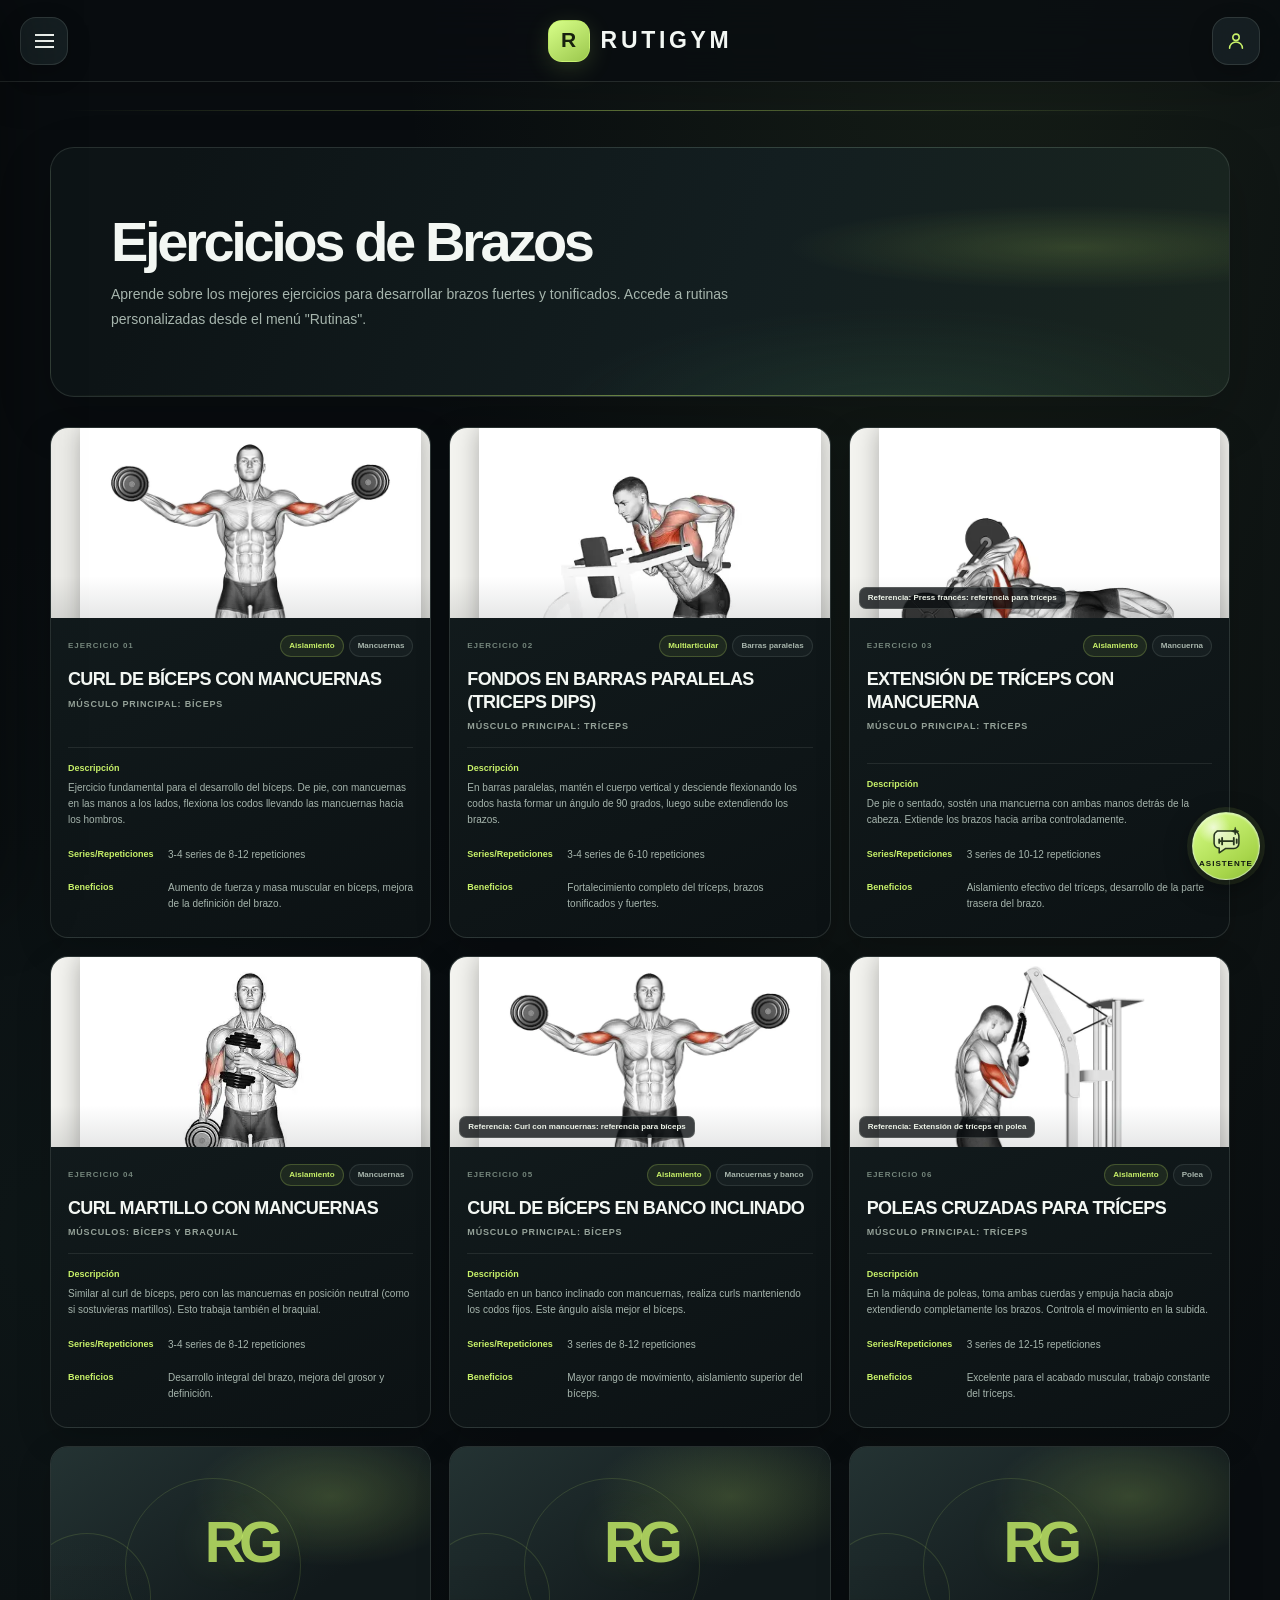
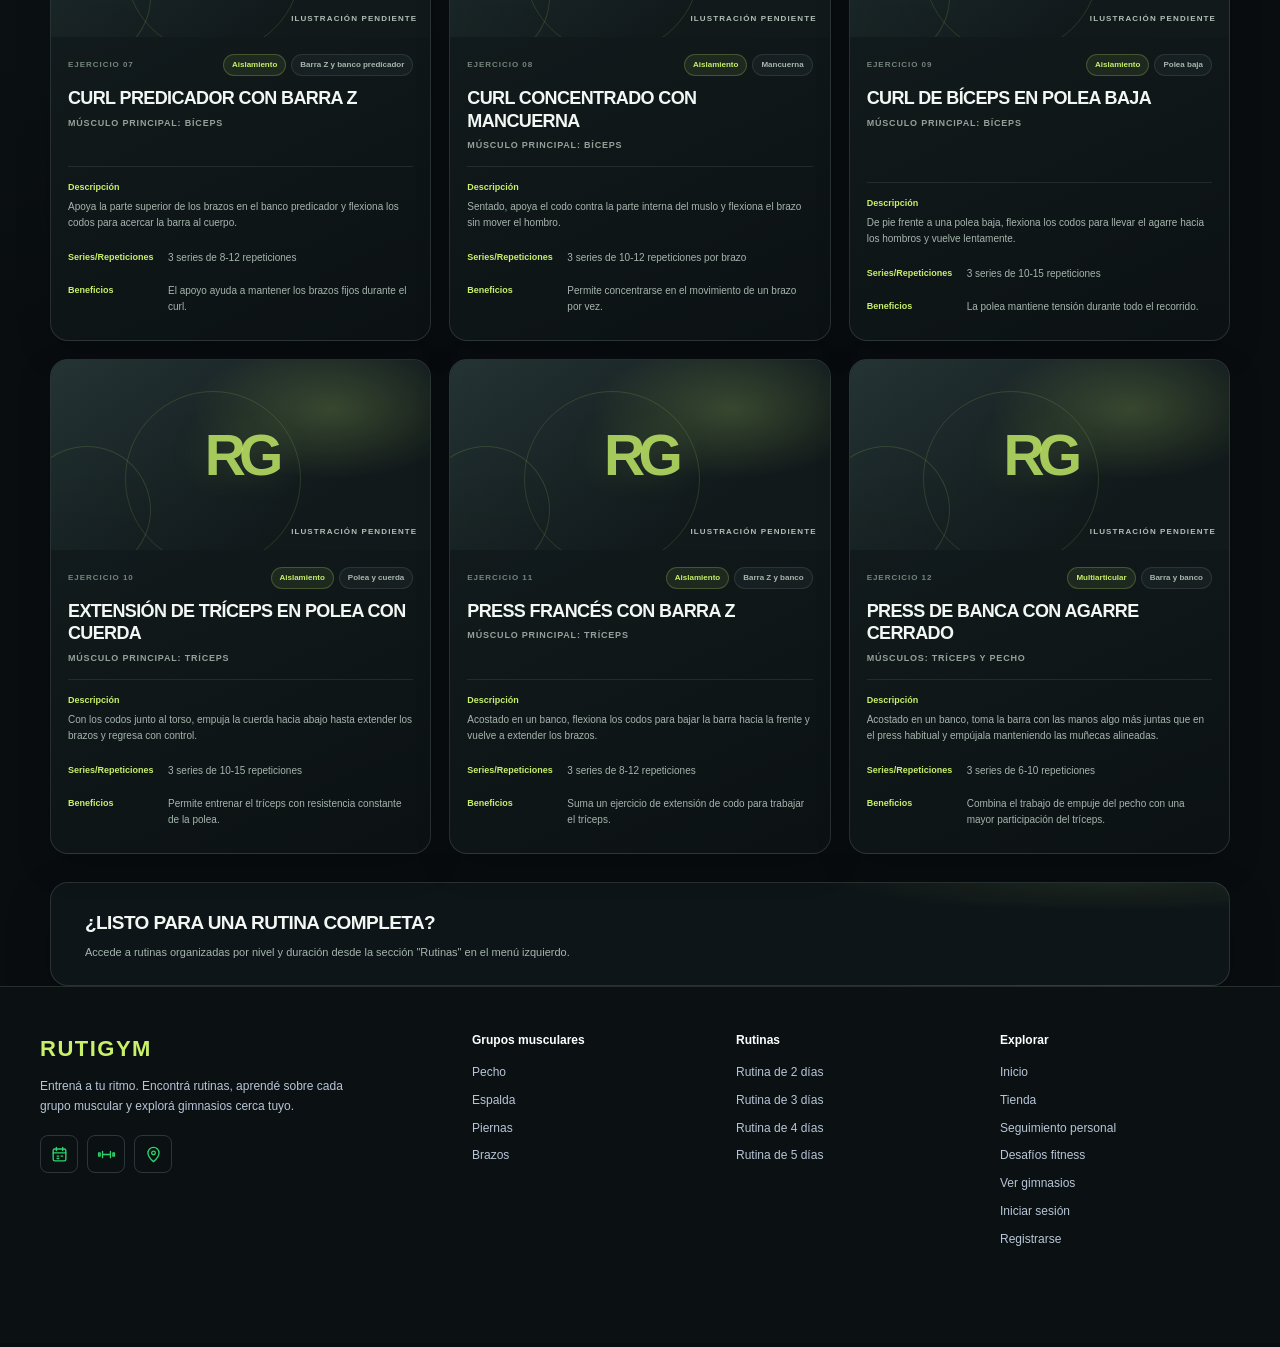
<file: PAGES/musculos/brazos.html>
<!DOCTYPE html>
<html lang="es">
<head>
    <meta charset="UTF-8">
    <meta name="viewport" content="width=device-width, initial-scale=1.0">
    <link rel="stylesheet" href="../../CSS/estilos.css">
    <link rel="stylesheet" href="../../CSS/musculo.css">
    <title>Brazos - RutiGym</title>
    <link rel="stylesheet" href="../../CSS/diseno-nuevo.css">
    <link rel="stylesheet" href="../../CSS/guias-musculares.css">
</head>
<body>

    <!-- Menú lateral con accesos a otras guías, rutinas y gimnasios. -->
    <input type="checkbox" id="menu-toggle">
    <label for="menu-toggle" class="menu-btn" role="button" tabindex="0" aria-label="Abrir menú" aria-expanded="false" aria-controls="sidebar"></label>
    <label for="menu-toggle" class="overlay"></label>

    <div class="sidebar" id="sidebar">
        <h3>Navegación</h3>
        <a href="../../index.html">Inicio</a>

        <h3>Músculos</h3>
        <a href="pecho.html">Pecho</a>
        <a href="espalda.html">Espalda</a>
        <a href="piernas.html">Piernas</a>
        <a href="brazos.html">Brazos</a>

        <h3>Rutinas</h3>
        <input type="checkbox" id="rutinas-toggle" class="rutinas-toggle">
        <label for="rutinas-toggle" class="rutinas-btn"> Ver Rutinas</label>
        <div class="rutinas-submenu">
            <a href="../rutinas-2dias.html" class="rutina-duracion">2 Días</a>
            <a href="../rutinas-3dias.html" class="rutina-duracion">3 Días</a>
            <a href="../rutinas-4dias.html" class="rutina-duracion">4 Días</a>
            <a href="../rutinas-5dias.html" class="rutina-duracion">5 Días</a>
        </div>

        <h3>Gimnasios</h3>
        <a href="../tienda.html">Tienda</a>
        <a href="../gimnasio.html">Ver gimnasios</a>
    </div>

    <div class="nav">
        <h1><a href="../../index.html" style="text-decoration: none; color: inherit;">RUTIGYM</a></h1>
    </div>

    <!-- ICONO DE USUARIO -->
    <div class="usuario" role="button" tabindex="0" aria-label="Menú de usuario" aria-expanded="false" aria-haspopup="true" aria-controls="menu">
        <svg class="user-icon" viewBox="0 0 24 24" fill="none" aria-hidden="true"><circle cx="12" cy="8" r="3.5"/><path d="M5 20a7 7 0 0 1 14 0"/></svg>
    </div>
    <div class="menu-usuario" id="menu">
            <a href="../../PAGES/iniciosesion.html">Iniciar Sesión</a>
            <a href="../../PAGES/registro.html">Registrarse</a>
        </div>

    <hr>

    <!-- Presentación del grupo muscular y tarjetas con ejercicios recomendados. -->
    <div class="hero">
        <h2>Ejercicios de Brazos</h2>
        <p>Aprende sobre los mejores ejercicios para desarrollar brazos fuertes y tonificados. Accede a rutinas personalizadas desde el menú "Rutinas".</p>
    </div>

    <div>
        <div class="ejercicio-card">
            <h3>Curl de Bíceps con Mancuernas</h3>
            <p class="musculo-info">Músculo Principal: Bíceps</p>
            <p><strong>Descripción:</strong> Ejercicio fundamental para el desarrollo del bíceps. De pie, con mancuernas en las manos a los lados, flexiona los codos llevando las mancuernas hacia los hombros.</p>
            <p><strong>Series/Repeticiones:</strong> 3-4 series de 8-12 repeticiones</p>
            <p><strong>Beneficios:</strong> Aumento de fuerza y masa muscular en bíceps, mejora de la definición del brazo.</p>
        </div>

        <div class="ejercicio-card">
            <h3>Fondos en Barras Paralelas (Triceps Dips)</h3>
            <p class="musculo-info">Músculo Principal: Tríceps</p>
            <p><strong>Descripción:</strong> En barras paralelas, mantén el cuerpo vertical y desciende flexionando los codos hasta formar un ángulo de 90 grados, luego sube extendiendo los brazos.</p>
            <p><strong>Series/Repeticiones:</strong> 3-4 series de 6-10 repeticiones</p>
            <p><strong>Beneficios:</strong> Fortalecimiento completo del tríceps, brazos tonificados y fuertes.</p>
        </div>

        <div class="ejercicio-card">
            <h3>Extensión de Tríceps con Mancuerna</h3>
            <p class="musculo-info">Músculo Principal: Tríceps</p>
            <p><strong>Descripción:</strong> De pie o sentado, sostén una mancuerna con ambas manos detrás de la cabeza. Extiende los brazos hacia arriba controladamente.</p>
            <p><strong>Series/Repeticiones:</strong> 3 series de 10-12 repeticiones</p>
            <p><strong>Beneficios:</strong> Aislamiento efectivo del tríceps, desarrollo de la parte trasera del brazo.</p>
        </div>

        <div class="ejercicio-card">
            <h3>Curl Martillo con Mancuernas</h3>
            <p class="musculo-info">Músculos: Bíceps y Braquial</p>
            <p><strong>Descripción:</strong> Similar al curl de bíceps, pero con las mancuernas en posición neutral (como si sostuvieras martillos). Esto trabaja también el braquial.</p>
            <p><strong>Series/Repeticiones:</strong> 3-4 series de 8-12 repeticiones</p>
            <p><strong>Beneficios:</strong> Desarrollo integral del brazo, mejora del grosor y definición.</p>
        </div>

        <div class="ejercicio-card">
            <h3>Curl de Bíceps en Banco Inclinado</h3>
            <p class="musculo-info">Músculo Principal: Bíceps</p>
            <p><strong>Descripción:</strong> Sentado en un banco inclinado con mancuernas, realiza curls manteniendo los codos fijos. Este ángulo aísla mejor el bíceps.</p>
            <p><strong>Series/Repeticiones:</strong> 3 series de 8-12 repeticiones</p>
            <p><strong>Beneficios:</strong> Mayor rango de movimiento, aislamiento superior del bíceps.</p>
        </div>

        <div class="ejercicio-card">
            <h3>Poleas Cruzadas para Tríceps</h3>
            <p class="musculo-info">Músculo Principal: Tríceps</p>
            <p><strong>Descripción:</strong> En la máquina de poleas, toma ambas cuerdas y empuja hacia abajo extendiendo completamente los brazos. Controla el movimiento en la subida.</p>
            <p><strong>Series/Repeticiones:</strong> 3 series de 12-15 repeticiones</p>
            <p><strong>Beneficios:</strong> Excelente para el acabado muscular, trabajo constante del tríceps.</p>
        </div>

        <div class="ejercicio-card">
            <h3>Curl Predicador con Barra Z</h3>
            <p class="musculo-info">Músculo Principal: Bíceps</p>
            <p><strong>Descripción:</strong> Apoya la parte superior de los brazos en el banco predicador y flexiona los codos para acercar la barra al cuerpo.</p>
            <p><strong>Series/Repeticiones:</strong> 3 series de 8-12 repeticiones</p>
            <p><strong>Beneficios:</strong> El apoyo ayuda a mantener los brazos fijos durante el curl.</p>
        </div>

        <div class="ejercicio-card">
            <h3>Curl Concentrado con Mancuerna</h3>
            <p class="musculo-info">Músculo Principal: Bíceps</p>
            <p><strong>Descripción:</strong> Sentado, apoya el codo contra la parte interna del muslo y flexiona el brazo sin mover el hombro.</p>
            <p><strong>Series/Repeticiones:</strong> 3 series de 10-12 repeticiones por brazo</p>
            <p><strong>Beneficios:</strong> Permite concentrarse en el movimiento de un brazo por vez.</p>
        </div>

        <div class="ejercicio-card">
            <h3>Curl de Bíceps en Polea Baja</h3>
            <p class="musculo-info">Músculo Principal: Bíceps</p>
            <p><strong>Descripción:</strong> De pie frente a una polea baja, flexiona los codos para llevar el agarre hacia los hombros y vuelve lentamente.</p>
            <p><strong>Series/Repeticiones:</strong> 3 series de 10-15 repeticiones</p>
            <p><strong>Beneficios:</strong> La polea mantiene tensión durante todo el recorrido.</p>
        </div>

        <div class="ejercicio-card">
            <h3>Extensión de Tríceps en Polea con Cuerda</h3>
            <p class="musculo-info">Músculo Principal: Tríceps</p>
            <p><strong>Descripción:</strong> Con los codos junto al torso, empuja la cuerda hacia abajo hasta extender los brazos y regresa con control.</p>
            <p><strong>Series/Repeticiones:</strong> 3 series de 10-15 repeticiones</p>
            <p><strong>Beneficios:</strong> Permite entrenar el tríceps con resistencia constante de la polea.</p>
        </div>

        <div class="ejercicio-card">
            <h3>Press Francés con Barra Z</h3>
            <p class="musculo-info">Músculo Principal: Tríceps</p>
            <p><strong>Descripción:</strong> Acostado en un banco, flexiona los codos para bajar la barra hacia la frente y vuelve a extender los brazos.</p>
            <p><strong>Series/Repeticiones:</strong> 3 series de 8-12 repeticiones</p>
            <p><strong>Beneficios:</strong> Suma un ejercicio de extensión de codo para trabajar el tríceps.</p>
        </div>

        <div class="ejercicio-card">
            <h3>Press de Banca con Agarre Cerrado</h3>
            <p class="musculo-info">Músculos: Tríceps y Pecho</p>
            <p><strong>Descripción:</strong> Acostado en un banco, toma la barra con las manos algo más juntas que en el press habitual y empújala manteniendo las muñecas alineadas.</p>
            <p><strong>Series/Repeticiones:</strong> 3 series de 6-10 repeticiones</p>
            <p><strong>Beneficios:</strong> Combina el trabajo de empuje del pecho con una mayor participación del tríceps.</p>
        </div>
    </div>

    <div class="cta-box">
        <h3 class="cta-title">¿Listo para una rutina completa?</h3>
        <p class="cta-text">Accede a rutinas organizadas por nivel y duración desde la sección "Rutinas" en el menú izquierdo.</p>
    </div>

    <!-- Pie de página y comportamiento compartido de navegación. -->
    <footer id="site-footer"></footer>
    <script src="../../JS/footer.js"></script>
    <script src="../../JS/reveal-scroll.js"></script>
    <script src="../../JS/menu-usuario.js"></script>
    <script src="../../JS/guias-musculares.js"></script>
</body>
</html>
</file>
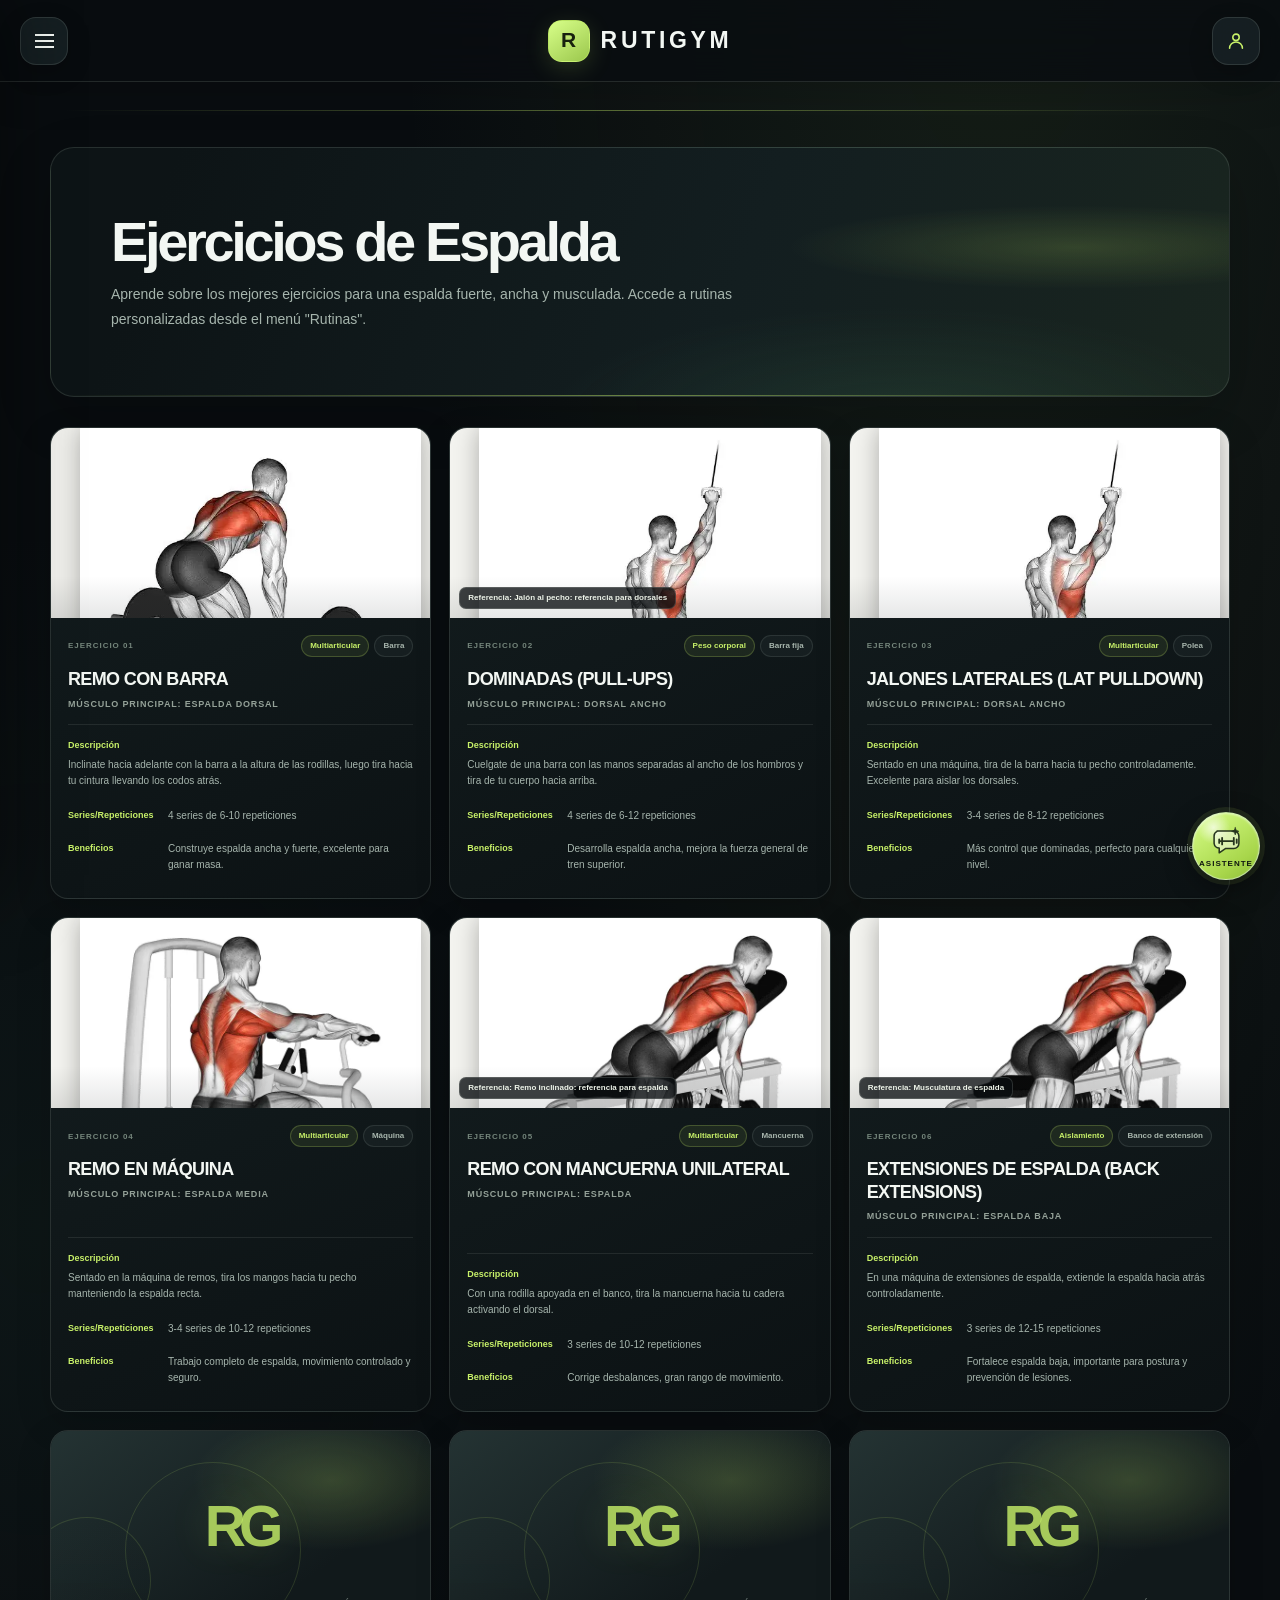
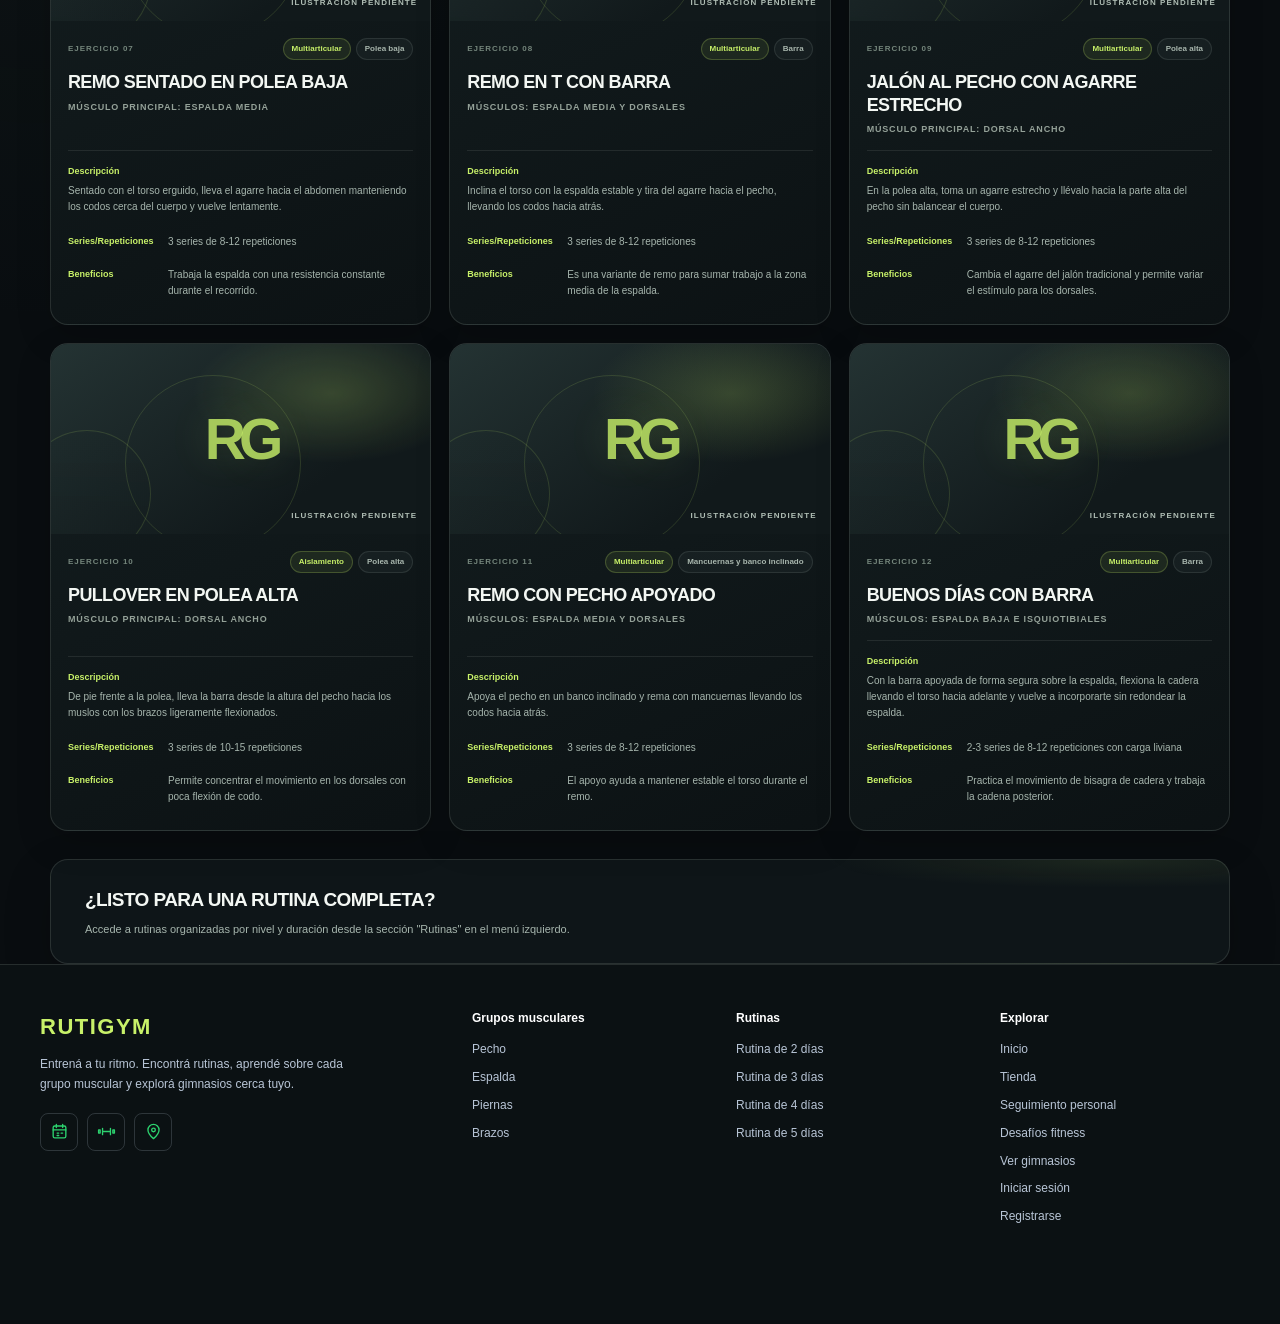
<file: PAGES/musculos/espalda.html>
<!DOCTYPE html>
<html lang="es">
<head>
    <meta charset="UTF-8">
    <meta name="viewport" content="width=device-width, initial-scale=1.0">
    <link rel="stylesheet" href="../../CSS/estilos.css">
    <link rel="stylesheet" href="../../CSS/musculo.css">
    <title>Espalda - RutiGym</title>
    <link rel="stylesheet" href="../../CSS/diseno-nuevo.css">
    <link rel="stylesheet" href="../../CSS/guias-musculares.css">
</head>
<body>

    <!-- Menú lateral con accesos a otras guías, rutinas y gimnasios. -->
    <input type="checkbox" id="menu-toggle">
    <label for="menu-toggle" class="menu-btn" role="button" tabindex="0" aria-label="Abrir menú" aria-expanded="false" aria-controls="sidebar"></label>
    <label for="menu-toggle" class="overlay"></label>

    <div class="sidebar" id="sidebar">
        <h3>Navegación</h3>
        <a href="../../index.html">Inicio</a>

        <h3>Músculos</h3>
        <a href="pecho.html">Pecho</a>
        <a href="espalda.html">Espalda</a>
        <a href="piernas.html">Piernas</a>
        <a href="brazos.html">Brazos</a>

        <h3>Rutinas</h3>
        <input type="checkbox" id="rutinas-toggle" class="rutinas-toggle">
        <label for="rutinas-toggle" class="rutinas-btn"> Ver Rutinas</label>
        <div class="rutinas-submenu">
            <a href="../rutinas-2dias.html" class="rutina-duracion">2 Días</a>
            <a href="../rutinas-3dias.html" class="rutina-duracion">3 Días</a>
            <a href="../rutinas-4dias.html" class="rutina-duracion">4 Días</a>
            <a href="../rutinas-5dias.html" class="rutina-duracion">5 Días</a>
        </div>

        <h3>Gimnasios</h3>
        <a href="../tienda.html">Tienda</a>
        <a href="../gimnasio.html">Ver gimnasios</a>
    </div>

    <div class="nav">
        <h1><a href="../../index.html" style="text-decoration: none; color: inherit;">RUTIGYM</a></h1>
    </div>
    <!-- ICONO DE USUARIO -->
    <div class="usuario" role="button" tabindex="0" aria-label="Menú de usuario" aria-expanded="false" aria-haspopup="true" aria-controls="menu">
        <svg class="user-icon" viewBox="0 0 24 24" fill="none" aria-hidden="true"><circle cx="12" cy="8" r="3.5"/><path d="M5 20a7 7 0 0 1 14 0"/></svg>
    </div>
    <div class="menu-usuario" id="menu">
            <a href="../../PAGES/iniciosesion.html">Iniciar Sesión</a>
            <a href="../../PAGES/registro.html">Registrarse</a>
        </div>

    <hr>

    
    <!-- Presentación del grupo muscular y tarjetas con ejercicios recomendados. -->
    <div class="hero">
        <h2>Ejercicios de Espalda</h2>
        <p>Aprende sobre los mejores ejercicios para una espalda fuerte, ancha y musculada. Accede a rutinas personalizadas desde el menú "Rutinas".</p>
    </div>

    <div>
        <div class="ejercicio-card">
            <h3>Remo con Barra</h3>
            <p class="musculo-info">Músculo Principal: Espalda Dorsal</p>
            <p><strong>Descripción:</strong> Inclinate hacia adelante con la barra a la altura de las rodillas, luego tira hacia tu cintura llevando los codos atrás.</p>
            <p><strong>Series/Repeticiones:</strong> 4 series de 6-10 repeticiones</p>
            <p><strong>Beneficios:</strong> Construye espalda ancha y fuerte, excelente para ganar masa.</p>
        </div>

        <div class="ejercicio-card">
            <h3>Dominadas (Pull-ups)</h3>
            <p class="musculo-info">Músculo Principal: Dorsal Ancho</p>
            <p><strong>Descripción:</strong> Cuelgate de una barra con las manos separadas al ancho de los hombros y tira de tu cuerpo hacia arriba.</p>
            <p><strong>Series/Repeticiones:</strong> 4 series de 6-12 repeticiones</p>
            <p><strong>Beneficios:</strong> Desarrolla espalda ancha, mejora la fuerza general de tren superior.</p>
        </div>

        <div class="ejercicio-card">
            <h3>Jalones Laterales (Lat Pulldown)</h3>
            <p class="musculo-info">Músculo Principal: Dorsal Ancho</p>
            <p><strong>Descripción:</strong> Sentado en una máquina, tira de la barra hacia tu pecho controladamente. Excelente para aislar los dorsales.</p>
            <p><strong>Series/Repeticiones:</strong> 3-4 series de 8-12 repeticiones</p>
            <p><strong>Beneficios:</strong> Más control que dominadas, perfecto para cualquier nivel.</p>
        </div>

        <div class="ejercicio-card">
            <h3>Remo en Máquina</h3>
            <p class="musculo-info">Músculo Principal: Espalda Media</p>
            <p><strong>Descripción:</strong> Sentado en la máquina de remos, tira los mangos hacia tu pecho manteniendo la espalda recta.</p>
            <p><strong>Series/Repeticiones:</strong> 3-4 series de 10-12 repeticiones</p>
            <p><strong>Beneficios:</strong> Trabajo completo de espalda, movimiento controlado y seguro.</p>
        </div>

        <div class="ejercicio-card">
            <h3>Remo con Mancuerna Unilateral</h3>
            <p class="musculo-info">Músculo Principal: Espalda</p>
            <p><strong>Descripción:</strong> Con una rodilla apoyada en el banco, tira la mancuerna hacia tu cadera activando el dorsal.</p>
            <p><strong>Series/Repeticiones:</strong> 3 series de 10-12 repeticiones</p>
            <p><strong>Beneficios:</strong> Corrige desbalances, gran rango de movimiento.</p>
        </div>

        <div class="ejercicio-card">
            <h3>Extensiones de Espalda (Back Extensions)</h3>
            <p class="musculo-info">Músculo Principal: Espalda Baja</p>
            <p><strong>Descripción:</strong> En una máquina de extensiones de espalda, extiende la espalda hacia atrás controladamente.</p>
            <p><strong>Series/Repeticiones:</strong> 3 series de 12-15 repeticiones</p>
            <p><strong>Beneficios:</strong> Fortalece espalda baja, importante para postura y prevención de lesiones.</p>
        </div>

        <div class="ejercicio-card">
            <h3>Remo Sentado en Polea Baja</h3>
            <p class="musculo-info">Músculo Principal: Espalda Media</p>
            <p><strong>Descripción:</strong> Sentado con el torso erguido, lleva el agarre hacia el abdomen manteniendo los codos cerca del cuerpo y vuelve lentamente.</p>
            <p><strong>Series/Repeticiones:</strong> 3 series de 8-12 repeticiones</p>
            <p><strong>Beneficios:</strong> Trabaja la espalda con una resistencia constante durante el recorrido.</p>
        </div>

        <div class="ejercicio-card">
            <h3>Remo en T con Barra</h3>
            <p class="musculo-info">Músculos: Espalda Media y Dorsales</p>
            <p><strong>Descripción:</strong> Inclina el torso con la espalda estable y tira del agarre hacia el pecho, llevando los codos hacia atrás.</p>
            <p><strong>Series/Repeticiones:</strong> 3 series de 8-12 repeticiones</p>
            <p><strong>Beneficios:</strong> Es una variante de remo para sumar trabajo a la zona media de la espalda.</p>
        </div>

        <div class="ejercicio-card">
            <h3>Jalón al Pecho con Agarre Estrecho</h3>
            <p class="musculo-info">Músculo Principal: Dorsal Ancho</p>
            <p><strong>Descripción:</strong> En la polea alta, toma un agarre estrecho y llévalo hacia la parte alta del pecho sin balancear el cuerpo.</p>
            <p><strong>Series/Repeticiones:</strong> 3 series de 8-12 repeticiones</p>
            <p><strong>Beneficios:</strong> Cambia el agarre del jalón tradicional y permite variar el estímulo para los dorsales.</p>
        </div>

        <div class="ejercicio-card">
            <h3>Pullover en Polea Alta</h3>
            <p class="musculo-info">Músculo Principal: Dorsal Ancho</p>
            <p><strong>Descripción:</strong> De pie frente a la polea, lleva la barra desde la altura del pecho hacia los muslos con los brazos ligeramente flexionados.</p>
            <p><strong>Series/Repeticiones:</strong> 3 series de 10-15 repeticiones</p>
            <p><strong>Beneficios:</strong> Permite concentrar el movimiento en los dorsales con poca flexión de codo.</p>
        </div>

        <div class="ejercicio-card">
            <h3>Remo con Pecho Apoyado</h3>
            <p class="musculo-info">Músculos: Espalda Media y Dorsales</p>
            <p><strong>Descripción:</strong> Apoya el pecho en un banco inclinado y rema con mancuernas llevando los codos hacia atrás.</p>
            <p><strong>Series/Repeticiones:</strong> 3 series de 8-12 repeticiones</p>
            <p><strong>Beneficios:</strong> El apoyo ayuda a mantener estable el torso durante el remo.</p>
        </div>

        <div class="ejercicio-card">
            <h3>Buenos Días con Barra</h3>
            <p class="musculo-info">Músculos: Espalda Baja e Isquiotibiales</p>
            <p><strong>Descripción:</strong> Con la barra apoyada de forma segura sobre la espalda, flexiona la cadera llevando el torso hacia adelante y vuelve a incorporarte sin redondear la espalda.</p>
            <p><strong>Series/Repeticiones:</strong> 2-3 series de 8-12 repeticiones con carga liviana</p>
            <p><strong>Beneficios:</strong> Practica el movimiento de bisagra de cadera y trabaja la cadena posterior.</p>
        </div>
    </div>

    <div class="cta-box">
        <h3 class="cta-title">¿Listo para una rutina completa?</h3>
        <p class="cta-text">Accede a rutinas organizadas por nivel y duración desde la sección "Rutinas" en el menú izquierdo.</p>
    </div>

    <!-- Pie de página y comportamiento compartido de navegación. -->
    <footer id="site-footer"></footer>
    <script src="../../JS/footer.js"></script>
    <script src="../../JS/reveal-scroll.js"></script>
    <script src="../../JS/menu-usuario.js"></script>
    <script src="../../JS/guias-musculares.js"></script>
</body>
</html>
</file>
<file: CSS/estilos.css>
@import url('https://fonts.googleapis.com/css2?family=Poppins:wght@300;400;600;700;800&display=swap');

/* Base visual compartida por las páginas: tipografía, navegación, formularios y pie. */
/* RESETEO */
* {
    margin: 0;
    padding: 0;
    box-sizing: border-box;
}

/* PAGINA */
body {
    background: linear-gradient(135deg, #0f1419 0%, #1a1f2e 100%);
    color: #ffffff;
    font-family: 'Poppins', sans-serif;
    line-height: 1.6;
    padding-top: 90px;
    min-height: 100vh;
}

html.has-scroll-reveal [data-scroll-reveal]:not(.is-visible) {
    opacity: 0;
    translate: 0 22px;
}

html.has-scroll-reveal [data-scroll-reveal] {
    transition: opacity 550ms ease var(--reveal-delay, 0ms),
        translate 550ms ease var(--reveal-delay, 0ms);
}

html.has-scroll-reveal [data-scroll-reveal].is-visible {
    opacity: 1;
    translate: 0 0;
}

/* HEADER Y NAVEGACIÓN */
.nav {
    position: fixed;
    top: 0;
    left: 0;
    width: 100%;
    background: linear-gradient(90deg, #1a1f2e 0%, #262d3d 100%);
    padding: 20px;
    text-align: center;
    z-index: 999;
    box-shadow: 0 8px 32px rgba(230, 57, 70, 0.15);
    backdrop-filter: blur(10px);
}

.nav h1 {
    margin: 0;
    display: inline-block;
    color: #e63946;
    font-size: 36px;
    font-weight: 800;
    letter-spacing: 2px;
    text-shadow: 0 2px 10px rgba(230, 57, 70, 0.3);
}

.nav h1 .logo-link {
    color: #e63946;
    font-size: 36px;
    font-weight: 800;
    letter-spacing: 2px;
    text-shadow: 0 2px 10px rgba(230, 57, 70, 0.3);
    text-decoration: none;
    transition: all 0.3s ease;
    display: inline-flex;
}

.nav h1 .logo-link:hover {
    transform: scale(1.05);
    text-shadow: 0 2px 15px rgba(230, 57, 70, 0.6);
}

.nav h1 a {
    display: inline-flex;
    align-items: center;
    gap: 10px;
}

.nav h1 a::before {
    content: "R";
    display: inline-grid;
    width: 38px;
    height: 38px;
    place-items: center;
    border: 1px solid rgba(255, 255, 255, 0.22);
    border-radius: 12px;
    background: linear-gradient(145deg, #ff5c67, #bf2431);
    color: #ffffff;
    font-size: 21px;
    font-weight: 800;
    letter-spacing: 0;
    box-shadow: 0 5px 18px rgba(230, 57, 70, 0.28);
}

/* ICONO Y MENÚ DE USUARIO */
.usuario {
    position: fixed;
    top: 20px;
    right: 25px;
    display: grid;
    width: 48px;
    height: 48px;
    place-items: center;
    border: 1px solid rgba(255, 255, 255, 0.18);
    border-radius: 15px;
    background: linear-gradient(145deg, #30394a, #1a1f2e);
    box-shadow: 0 8px 24px rgba(0, 0, 0, 0.25);
    cursor: pointer;
    z-index: 1000;
    transition: transform 0.2s ease, border-color 0.2s ease, box-shadow 0.2s ease;
}

.usuario:hover {
    transform: translateY(-2px);
    border-color: rgba(45, 211, 111, 0.65);
    box-shadow: 0 10px 28px rgba(45, 211, 111, 0.15);
}

.usuario:focus-visible {
    outline: 2px solid #2dd36f;
    outline-offset: 3px;
}

.usuario .user-icon {
    width: 22px;
    height: 22px;
    stroke: #f3f6fa;
    stroke-linecap: round;
    stroke-linejoin: round;
    stroke-width: 1.7;
}

.menu-usuario {
    display: none;
    position: fixed;
    top: 78px;
    right: 25px;
    background: linear-gradient(135deg, #ffffff 0%, #f5f5f5 100%);
    min-width: 180px;
    border-radius: 12px;
    overflow: hidden;
    box-shadow: 0 10px 40px rgba(0, 0, 0, 0.3);
    border: 1px solid rgba(255, 255, 255, 0.1);
}

.menu-usuario a {
    display: block;
    padding: 14px 16px;
    color: #1a1f2e;
    text-decoration: none;
    font-size: 13px;
    font-weight: 600;
    transition: all 0.3s ease;
    border-bottom: 1px solid rgba(0, 0, 0, 0.05);
}

.menu-usuario a:last-child {
    border-bottom: none;
}

.menu-usuario a:hover {
    background-color: #e63946;
    color: white;
    padding-left: 20px;
}

.menu-usuario p {
    margin: 0;
    padding: 14px 16px;
    color: #1a1f2e;
    font-size: 13px;
    font-weight: 600;
}

.menu-usuario button {
    width: 100%;
    border-radius: 0;
    box-shadow: none;
    text-align: left;
}

.menu-usuario button:hover {
    padding-left: 20px;
}

.menu-usuario.show {
    display: block;
}


/* TITULOS */
h1 {
    text-align: center;
    margin: 20px 0;
}

h2 {
    color: #ffffff;
    margin: 30px 20px;
    text-align: center;
    font-size: 28px;
    font-weight: 700;
    letter-spacing: 1px;
}

h3 {
    color: #2dd36f;
    margin: 20px;
    font-size: 16px;
    font-weight: 600;
    text-transform: uppercase;
    letter-spacing: 1px;
}

/* FORMULARIOS Y BOTONES */
form {
    margin-left: 20px;
    margin-bottom: 30px;
    max-width: 400px;
}

label {
    color: #b8c5d6;
    display: block;
    margin-bottom: 8px;
    font-weight: 500;
    font-size: 14px;
    text-transform: uppercase;
    letter-spacing: 0.5px;
}

input {
    padding: 12px 16px;
    border-radius: 8px;
    border: 2px solid #2a3142;
    width: 100%;
    margin-bottom: 16px;
    background-color: #1a1f2e;
    color: white;
    font-family: 'Poppins', sans-serif;
    transition: all 0.3s ease;
    font-size: 14px;
}

input:focus {
    outline: none;
    border-color: #e63946;
    background-color: #242a39;
    box-shadow: 0 0 0 3px rgba(230, 57, 70, 0.1);
}

button {
    padding: 12px 32px;
    background: linear-gradient(135deg, #e63946 0%, #d62828 100%);
    color: white;
    border: none;
    border-radius: 8px;
    cursor: pointer;
    font-weight: 600;
    font-size: 14px;
    font-family: 'Poppins', sans-serif;
    transition: all 0.3s ease;
    text-transform: uppercase;
    letter-spacing: 1px;
    box-shadow: 0 4px 15px rgba(230, 57, 70, 0.3);
}

button:hover {
    transform: translateY(-2px);
    box-shadow: 0 6px 20px rgba(230, 57, 70, 0.4);
    background: linear-gradient(135deg, #d62828 0%, #c71c22 100%);
}

button:active {
    transform: translateY(0);
}

/* CENTRADO LOGIN/REGISTRO */
.centrado {
    display: flex;
    flex-direction: column;
    align-items: center;
    width: fit-content;
    margin: 40px auto !important;
    background: linear-gradient(135deg, rgba(26, 31, 46, 0.8) 0%, rgba(36, 42, 57, 0.8) 100%);
    padding: 40px;
    border-radius: 16px;
    border: 1px solid rgba(230, 57, 70, 0.2);
    box-shadow: 0 8px 32px rgba(0, 0, 0, 0.3);
    backdrop-filter: blur(10px);
}

.auth-message {
    display: none;
    max-width: 320px;
    margin: 16px 0 0;
    color: #b8c5d6;
    font-size: 14px;
    text-align: center;
}

.auth-message.is-visible {
    display: block;
}

.auth-message.is-error {
    color: #ff7b84;
}

.auth-message.is-success {
    color: #2dd36f;
}

/* Imágenes, medios y componentes comunes del pie de página. */
/* MULTIMEDIA Y ELEMENTOS */
img {
    margin-left: 20px;
    margin-bottom: 20px;
    border-radius: 12px;
    box-shadow: 0 8px 24px rgba(0, 0, 0, 0.3);
    max-width: 90%;
    height: auto;
}

iframe {
    display: block;
    width: 90%;
    max-width: 1200px;
    height: 500px;
    margin: 30px auto;
    border: none;
    border-radius: 12px;
    box-shadow: 0 8px 24px rgba(0, 0, 0, 0.3);
}

hr {
    width: 90%;
    margin: 20px auto 30px auto;
    border: none;
    height: 1px;
    background: linear-gradient(90deg, transparent, rgba(230, 57, 70, 0.5), transparent);
}

.site-footer {
    padding: 44px max(24px, calc((100% - 1200px) / 2)) 18px;
    border-top: 1px solid rgba(184, 197, 214, 0.14);
    background: rgba(15, 20, 25, 0.82);
}

.site-footer__main {
    display: grid;
    grid-template-columns: minmax(220px, 0.8fr) minmax(0, 1.6fr);
    gap: 48px;
    max-width: 1200px;
    margin: 0 auto;
}

.site-footer__logo {
    color: #e63946;
    font-size: 22px;
    font-weight: 800;
    letter-spacing: 1.5px;
    text-decoration: none;
}

.site-footer__brand > p {
    max-width: 310px;
    margin: 10px 0 18px;
    color: #b8c5d6;
    font-size: 12px;
}

.site-footer__apps {
    display: flex;
    gap: 9px;
}

.site-footer__app {
    display: grid;
    width: 38px;
    height: 38px;
    place-items: center;
    border: 1px solid rgba(184, 197, 214, 0.2);
    border-radius: 8px;
    color: #2dd36f;
    transition: border-color 180ms ease, background-color 180ms ease, transform 180ms ease;
}

.site-footer__app:hover {
    transform: translateY(-2px);
    border-color: #2dd36f;
    background: rgba(45, 211, 111, 0.1);
}

.site-footer__app svg {
    width: 19px;
    height: 19px;
    fill: none;
    stroke: currentColor;
    stroke-linecap: round;
    stroke-linejoin: round;
    stroke-width: 1.7;
}

.site-footer__nav {
    display: grid;
    grid-template-columns: repeat(3, minmax(0, 1fr));
    gap: 24px;
}

.site-footer__nav h2 {
    margin: 0 0 12px;
    color: #ffffff;
    text-align: left;
    font-size: 12px;
    letter-spacing: 0;
}

.site-footer__nav a {
    display: block;
    width: fit-content;
    margin: 8px 0;
    color: #b8c5d6;
    font-size: 12px;
    text-decoration: none;
    transition: color 180ms ease;
}

.site-footer__nav a:hover,
.site-footer__bottom a:hover {
    color: #2dd36f;
}

.site-footer__bottom {
    display: flex;
    max-width: 1200px;
    align-items: center;
    justify-content: space-between;
    gap: 16px;
    margin: 34px auto 0;
    padding-top: 14px;
    border-top: 1px solid rgba(184, 197, 214, 0.12);
}

.site-footer__bottom p,
.site-footer__bottom a {
    margin: 0;
    color: #8793a3;
    font-size: 11px;
}

.site-footer__bottom a {
    text-decoration: none;
}

/* SIDEBAR Y MENÚ LATERAL */
#menu-toggle {
    display: none;
}

.menu-btn {
    position: fixed;
    top: 20px;
    left: 20px;
    display: grid;
    width: 48px;
    height: 48px;
    place-items: center;
    border: 1px solid rgba(255, 255, 255, 0.16);
    border-radius: 15px;
    background: linear-gradient(145deg, #30394a, #1a1f2e);
    cursor: pointer;
    z-index: 1001;
    transition: transform 0.2s ease, border-color 0.2s ease, box-shadow 0.2s ease;
}

.menu-btn::before {
    content: "";
    width: 19px;
    height: 15px;
    background: linear-gradient(
        to bottom,
        #f3f6fa 0 2px,
        transparent 2px 6px,
        #f3f6fa 6px 8px,
        transparent 8px 12px,
        #f3f6fa 12px 14px,
        transparent 14px
    );
}

.menu-btn:hover {
    transform: translateY(-2px);
    border-color: rgba(230, 57, 70, 0.7);
    box-shadow: 0 10px 28px rgba(230, 57, 70, 0.2);
}

.menu-btn:focus-visible {
    outline: 2px solid #e63946;
    outline-offset: 3px;
}

.sidebar {
    position: fixed;
    top: 0;
    left: -250px;
    width: 250px;
    height: 100%;
    background: linear-gradient(180deg, #1a1f2e 0%, #242a39 100%);
    border-right: 2px solid #e63946;
    padding-top: 80px;
    transition: 0.3s ease;
    z-index: 1000;
    box-shadow: 8px 0 32px rgba(0, 0, 0, 0.5);
    overflow-y: auto;
    overflow-x: hidden;
}

.sidebar h3 {
    text-align: center;
    color: #2dd36f;
    margin: 25px 0 15px;
    font-size: 13px;
    text-transform: uppercase;
    letter-spacing: 1px;
    font-weight: 700;
}

.sidebar a {
    display: block;
    padding: 12px 20px;
    text-decoration: none;
    color: #b8c5d6;
    transition: all 0.3s ease;
    font-weight: 500;
    border-left: 3px solid transparent;
}

.sidebar a[href$="index.html"]::before {
    content: "";
    display: inline-block;
    width: 15px;
    height: 15px;
    margin-right: 11px;
    vertical-align: -2px;
    background: #2dd36f;
    clip-path: polygon(50% 0, 100% 39%, 89% 39%, 89% 100%, 58% 100%, 58% 63%, 39% 63%, 39% 100%, 11% 100%, 11% 39%, 0 39%);
}

.sidebar .rutinas-btn {
    display: flex;
    align-items: center;
    gap: 11px;
}

.sidebar #musculos-toggle + .rutinas-btn::before,
.sidebar #rutinas-toggle + .rutinas-btn::before {
    content: "";
    display: inline-block;
    flex: 0 0 15px;
    width: 15px;
    height: 15px;
}

.sidebar #musculos-toggle + .rutinas-btn::before {
    border: 2px solid #2dd36f;
    border-radius: 50%;
    background: radial-gradient(circle, #2dd36f 0 2px, transparent 2.5px);
}

.sidebar #rutinas-toggle + .rutinas-btn::before {
    border: 1px solid #2dd36f;
    border-radius: 3px;
    background: repeating-linear-gradient(to bottom, #2dd36f 0 1px, transparent 1px 4px);
    background-clip: content-box;
    padding: 3px 2px;
}

.sidebar a:hover {
    background: rgba(230, 57, 70, 0.1);
    color: #e63946;
    border-left-color: #e63946;
    padding-left: 25px;
}

#menu-toggle:checked ~ .sidebar {
    left: 0;
}

.overlay {
    position: fixed;
    top: 0;
    left: 0;
    width: 100%;
    height: 100%;
    display: none;
    z-index: 999;
    background: rgba(0, 0, 0, 0.5);
    backdrop-filter: blur(3px);
}

#menu-toggle:checked ~ .overlay {
    display: block;
}

/* DESPLEGABLES SIDEBAR (MÚSCULOS Y RUTINAS) */
.rutinas-toggle {
    display: none;
}

.rutinas-btn {
    display: block;
    padding: 12px 20px;
    text-decoration: none;
    color: #b8c5d6;
    transition: all 0.3s ease;
    font-weight: 500;
    border-left: 3px solid transparent;
    cursor: pointer;
    user-select: none;
    position: relative;
}

.rutinas-btn::after {
    content: '▼';
    position: absolute;
    right: 15px;
    font-size: 10px;
    transition: transform 0.3s ease;
}

.rutinas-toggle:checked + .rutinas-btn::after {
    transform: rotate(180deg);
}

.rutinas-btn:hover {
    background: rgba(230, 57, 70, 0.1);
    color: #e63946;
    border-left-color: #e63946;
    padding-left: 25px;
}

.rutinas-submenu {
    max-height: 0;
    overflow: hidden;
    transition: max-height 0.3s ease;
}

.rutinas-toggle:checked + .rutinas-btn + .rutinas-submenu {
    max-height: 250px;
}

.rutina-duracion {
    display: block;
    padding: 12px 20px 12px 40px;
    text-decoration: none;
    color: #2dd36f;
    transition: all 0.3s ease;
    font-weight: 600;
    border-left: 3px solid transparent;
    font-size: 14px;
}

.rutina-duracion:hover {
    background: rgba(45, 211, 111, 0.15);
    color: #e63946;
    border-left-color: #2dd36f;
    padding-left: 45px;
}

/* BOTONES DE NIVEL */
.contenedor-botones {
    display: flex;
    justify-content: center;
    gap: 20px;
    margin-top: 60px;
    flex-wrap: wrap;
    padding: 0 20px;
}

.btn-nivel {
    display: inline-block;
    padding: 16px 36px;
    font-size: 15px;
    font-weight: 700;
    text-decoration: none;
    color: white;
    border-radius: 10px;
    transition: all 0.3s ease;
    text-transform: uppercase;
    letter-spacing: 1px;
    box-shadow: 0 4px 15px rgba(0, 0, 0, 0.2);
    position: relative;
    overflow: hidden;
}

.btn-nivel::before {
    content: '';
    position: absolute;
    top: 0;
    left: -100%;
    width: 100%;
    height: 100%;
    background: rgba(255, 255, 255, 0.2);
    transition: left 0.3s ease;
    z-index: -1;
}

.btn-nivel:hover::before {
    left: 100%;
}

.principiante { 
    background: linear-gradient(135deg, #2dd36f 0%, #22a854 100%);
    box-shadow: 0 6px 20px rgba(45, 211, 111, 0.3);
} 

.principiante:hover {
    transform: translateY(-4px);
    box-shadow: 0 8px 25px rgba(45, 211, 111, 0.4);
}

.avanzado { 
    background: linear-gradient(135deg, #ffd60a 0%, #ffb703 100%);
    color: #1a1f2e;
    box-shadow: 0 6px 20px rgba(255, 214, 10, 0.3);
} 

.avanzado:hover {
    transform: translateY(-4px);
    color: #000;
    box-shadow: 0 8px 25px rgba(255, 214, 10, 0.4);
}

.profesional { 
    background: linear-gradient(135deg, #e63946 0%, #d62828 100%);
    box-shadow: 0 6px 20px rgba(230, 57, 70, 0.3);
}

.profesional:hover {
    transform: translateY(-4px);
    box-shadow: 0 8px 25px rgba(230, 57, 70, 0.4);
}

.btn-nivel:hover {
    transform: translateY(-4px) scale(1.02);
}

/* Ajustes generales para tabletas y pantallas medianas. */
@media (max-width: 760px) {
    .site-footer__main {
        grid-template-columns: 1fr;
        gap: 32px;
    }
}

@media (max-width: 520px) {
    .nav {
        display: flex;
        min-height: 78px;
        align-items: center;
        justify-content: center;
        padding: 14px 70px;
    }

    .nav h1 .logo-link,
    .nav h1 a {
        gap: 7px;
        font-size: 22px;
        letter-spacing: 1px;
    }

    .nav h1 a::before {
        width: 32px;
        height: 32px;
        border-radius: 10px;
        font-size: 18px;
    }

    .usuario,
    .menu-btn {
        top: 18px;
        width: 42px;
        height: 42px;
    }

    .usuario {
        right: 14px;
    }

    .menu-usuario {
        top: 68px;
        right: 14px;
    }

    .menu-btn {
        left: 14px;
    }

    .site-footer {
        padding-right: 20px;
        padding-left: 20px;
    }

    .site-footer__nav {
        grid-template-columns: repeat(2, minmax(0, 1fr));
    }

    .site-footer__bottom {
        align-items: flex-start;
        flex-direction: column;
    }
}

@media (prefers-reduced-motion: reduce) {
    html.has-scroll-reveal [data-scroll-reveal] {
        opacity: 1;
        translate: none;
        transition: none;
    }
}
</file>
<file: CSS/index.css>
/* Estilos de la portada: hero, secciones informativas, tarjetas y rutina destacada. */

/* Portada principal y llamados a explorar el sitio. */
.hero {
    position: relative;
    display: flex;
    align-items: center;
    min-height: min(680px, calc(100svh - 180px));
    padding: 148px 24px 94px;
    margin-top: -90px;
    background-image: linear-gradient(90deg, rgba(15, 20, 25, 0.94) 0%, rgba(15, 20, 25, 0.76) 52%, rgba(15, 20, 25, 0.32) 100%), url("https://images.unsplash.com/photo-1534438327276-14e5300c3a48?auto=format&fit=crop&w=2000&q=85");
    background-position: center 55%;
    background-size: cover;
    color: white;
}

.hero-content {
    width: min(1180px, 100%);
    margin: 0 auto;
    animation: home-arrive 650ms ease-out both;
}

.hero-eyebrow,
.home-eyebrow {
    color: #2dd36f;
    font-size: 12px;
    font-weight: 700;
    letter-spacing: 1px;
}

.hero-eyebrow {
    margin-bottom: 14px;
    text-transform: uppercase;
}

.hero h1 {
    max-width: 760px;
    margin: 0 0 18px;
    text-align: left;
    font-size: 50px;
    font-weight: 800;
    line-height: 1.1;
    text-shadow: 2px 2px 10px rgba(0, 0, 0, 0.3);
}

.hero p {
    max-width: 610px;
    margin: 0 0 28px;
    color: #e0e5e8;
    font-size: 17px;
}

.hero-buttons {
    display: flex;
    gap: 12px;
    justify-content: flex-start;
    flex-wrap: wrap;
}

.hero-buttons a {
    display: inline-flex;
    min-height: 48px;
    align-items: center;
    justify-content: center;
    padding: 12px 22px;
    border: 1px solid #e63946;
    border-radius: 6px;
    background: #e63946;
    color: white;
    text-decoration: none;
    font-weight: 700;
    transition: all 0.3s ease;
    font-size: 14px;
}

.hero-buttons a:hover {
    transform: translateY(-3px);
    background: #d62828;
    box-shadow: 0 8px 25px rgba(0, 0, 0, 0.25);
}

.hero-buttons .hero-button-secondary {
    border-color: rgba(255, 255, 255, 0.55);
    background: rgba(15, 20, 25, 0.38);
}

.hero-buttons .hero-button-secondary:hover {
    border-color: #2dd36f;
    background: rgba(26, 31, 46, 0.9);
}

.hero-scroll {
    position: absolute;
    bottom: 22px;
    left: 50%;
    display: flex;
    align-items: center;
    gap: 8px;
    transform: translateX(-50%);
    color: #dbe2e5;
    font-size: 12px;
    text-decoration: none;
}

.hero-scroll span {
    color: #2dd36f;
    font-size: 17px;
}

/* Tarjetas de acceso a rutinas, guías musculares y búsqueda de gimnasios. */
.explora-section {
    width: min(1200px, calc(100% - 48px));
    margin: 0 auto;
    padding: 56px 0 64px;
    scroll-margin-top: 100px;
}

.home-section-heading {
    max-width: 620px;
    margin-bottom: 26px;
}

.home-section-heading h2,
.sobre-nosotros h2 {
    margin: 7px 0 8px;
    color: #ffffff;
    text-align: left;
    font-size: 30px;
    line-height: 1.2;
}

.home-section-heading > p:last-child,
.sobre-nosotros-content > p,
.sobre-nosotros-values p {
    color: #b8c5d6;
    font-size: 14px;
}

.explora-grid {
    display: grid;
    grid-template-columns: repeat(3, minmax(0, 1fr));
    gap: 12px;
}

.explora-link {
    position: relative;
    display: block;
    min-height: 162px;
    padding: 20px;
    border: 1px solid rgba(184, 197, 214, 0.16);
    border-radius: 8px;
    background: linear-gradient(135deg, rgba(26, 31, 46, 0.94), rgba(36, 42, 57, 0.9));
    color: #ffffff;
    text-decoration: none;
    transition: border-color 180ms ease, transform 180ms ease, background-color 180ms ease;
}

.explora-link:hover {
    transform: translateY(-3px);
    border-color: rgba(45, 211, 111, 0.65);
    background: linear-gradient(135deg, rgba(36, 42, 57, 0.98), rgba(26, 31, 46, 0.98));
}

.explora-number {
    display: block;
    margin-bottom: 20px;
    color: #2dd36f;
    font-size: 10px;
    font-weight: 700;
}

.explora-link h3 {
    margin: 0 28px 5px 0;
    color: #ffffff;
    font-size: 16px;
    text-transform: none;
}

.explora-link p {
    max-width: 260px;
    margin: 0 20px 0 0;
    color: #b8c5d6;
    font-size: 12px;
}

.explora-arrow {
    position: absolute;
    right: 18px;
    bottom: 17px;
    color: #e63946;
    font-size: 18px;
}

.personal-routine {
    width: min(1200px, calc(100% - 48px));
    margin: 0 auto 72px;
    padding: clamp(24px, 5vw, 48px);
    border: 1px solid rgba(226, 243, 231, 0.12);
    border-radius: 22px;
    background:
        radial-gradient(ellipse at 100% 0, rgba(200, 241, 105, 0.08), transparent 28rem),
        #11191c;
    scroll-margin-top: 110px;
}

.personal-routine__heading {
    max-width: 700px;
    margin-bottom: 28px;
}

.personal-routine__heading h2 {
    margin: 7px 0 8px;
    color: #f3f7f3;
    font-size: 32px;
    line-height: 1.2;
}

.personal-routine__heading > p:last-child,
.personal-routine__calendar-heading p,
.personal-routine__catalog-heading p {
    margin: 0;
    color: #a6b5ad;
    font-size: 14px;
}

.personal-routine__filters {
    display: flex;
    gap: 14px;
    margin-bottom: 30px;
}

.personal-routine__filters label {
    display: grid;
    min-width: 220px;
    gap: 6px;
    color: #dce8df;
    font-size: 12px;
    font-weight: 700;
}

.personal-routine__filters select,
.personal-routine__filters input {
    width: 100%;
    min-height: 44px;
    padding: 9px 12px;
    border: 1px solid rgba(226, 243, 231, 0.16);
    border-radius: 8px;
    background: #0b1113;
    color: #f3f7f3;
    font-size: 14px;
}

.personal-routine__filters select:focus-visible,
.personal-routine__filters input:focus-visible,
.personal-routine button:focus-visible {
    outline: 2px solid #c8f169;
    outline-offset: 2px;
}

.personal-routine__filters .personal-routine__search {
    flex: 1;
}

.personal-routine__calendar-heading,
.personal-routine__catalog-heading {
    display: flex;
    align-items: center;
    justify-content: space-between;
    gap: 16px;
    margin-bottom: 14px;
}

.personal-routine__calendar-heading h3,
.personal-routine__catalog-heading h3 {
    margin: 0 0 3px;
    color: #f3f7f3;
    font-size: 20px;
}

.personal-routine__calendar-heading p,
.personal-routine__catalog-heading p {
    font-size: 12px;
}

.personal-routine__clear {
    min-height: 38px;
    padding: 8px 12px;
    border: 1px solid rgba(239, 101, 94, 0.42);
    border-radius: 8px;
    background: transparent;
    color: #ffaaa3;
    box-shadow: none;
    font-size: 12px;
    cursor: pointer;
}

.personal-routine__clear:hover {
    background: rgba(239, 101, 94, 0.12);
    box-shadow: none;
}

.personal-routine__week {
    display: grid;
    grid-template-columns: repeat(7, minmax(0, 1fr));
    gap: 10px;
    margin-bottom: 32px;
}

.personal-routine__day {
    min-width: 0;
    min-height: 190px;
    padding: 10px;
    border: 1px solid rgba(226, 243, 231, 0.12);
    border-radius: 10px;
    background: rgba(9, 13, 16, 0.62);
}

.personal-routine__day--selected {
    border-color: rgba(200, 241, 105, 0.72);
    background: rgba(200, 241, 105, 0.07);
}

.personal-routine__day-select {
    display: flex;
    width: 100%;
    min-height: 34px;
    align-items: center;
    justify-content: space-between;
    gap: 4px;
    padding: 4px 0 8px;
    border: 0;
    border-bottom: 1px solid rgba(226, 243, 231, 0.12);
    border-radius: 0;
    background: transparent;
    color: #f3f7f3;
    box-shadow: none;
    font-size: 12px;
    font-weight: 750;
    text-align: left;
    cursor: pointer;
}

.personal-routine__day-select:hover {
    background: transparent;
    color: #c8f169;
    box-shadow: none;
}

.personal-routine__day-count {
    color: #a6b5ad;
    font-size: 10px;
    font-weight: 500;
}

.personal-routine__day-select[aria-pressed="true"] .personal-routine__day-count {
    color: #c8f169;
}

.personal-routine__day-list {
    display: grid;
    gap: 7px;
    margin: 9px 0 0;
    padding: 0;
    list-style: none;
}

.personal-routine__day-item {
    display: flex;
    align-items: flex-start;
    justify-content: space-between;
    gap: 4px;
    color: #dce8df;
    font-size: 11px;
    line-height: 1.35;
}

.personal-routine__remove {
    flex: 0 0 24px;
    width: 24px;
    height: 24px;
    padding: 0;
    border: 0;
    border-radius: 6px;
    background: transparent;
    color: #ffaaa3;
    box-shadow: none;
    font-size: 17px;
    line-height: 1;
    cursor: pointer;
}

.personal-routine__remove:hover {
    background: rgba(239, 101, 94, 0.12);
    box-shadow: none;
}

.personal-routine__day-empty {
    margin: 12px 0 0;
    color: #82928a;
    font-size: 11px;
}

.personal-routine__catalog {
    display: grid;
    grid-template-columns: repeat(3, minmax(0, 1fr));
    gap: 10px;
}

.personal-routine__exercise {
    display: flex;
    min-width: 0;
    min-height: 130px;
    flex-direction: column;
    align-items: flex-start;
    justify-content: space-between;
    gap: 14px;
    padding: 14px;
    border: 1px solid rgba(226, 243, 231, 0.12);
    border-radius: 10px;
    background: rgba(9, 13, 16, 0.62);
}

.personal-routine__exercise-group {
    display: block;
    margin-bottom: 4px;
    color: #c8f169;
    font-size: 10px;
    font-weight: 750;
    text-transform: uppercase;
}

.personal-routine__exercise h4 {
    margin: 0;
    color: #f3f7f3;
    font-size: 14px;
    line-height: 1.35;
}

.personal-routine__add {
    display: inline-flex;
    min-height: 34px;
    align-items: center;
    gap: 7px;
    padding: 6px 10px;
    border: 1px solid rgba(200, 241, 105, 0.46);
    border-radius: 7px;
    background: rgba(200, 241, 105, 0.1);
    color: #d8ff89;
    box-shadow: none;
    font-size: 11px;
    font-weight: 700;
    cursor: pointer;
}

.personal-routine__add:hover {
    background: rgba(200, 241, 105, 0.2);
    box-shadow: none;
}

.personal-routine__add:disabled {
    border-color: rgba(226, 243, 231, 0.12);
    background: transparent;
    color: #82928a;
    cursor: default;
}

.personal-routine__empty,
.personal-routine__status {
    margin: 12px 0 0;
    color: #a6b5ad;
    font-size: 12px;
}

.personal-routine__status {
    min-height: 20px;
    color: #c8f169;
}

/* Presentación del proyecto y sus características principales. */
.sobre-nosotros {
    display: grid;
    grid-template-columns: minmax(0, 0.9fr) minmax(0, 1.1fr);
    gap: 22px 56px;
    padding: 56px max(24px, calc((100% - 1200px) / 2));
    border-top: 1px solid rgba(184, 197, 214, 0.14);
    border-bottom: 1px solid rgba(184, 197, 214, 0.14);
    background: rgba(26, 31, 46, 0.7);
    scroll-margin-top: 100px;
}

.sobre-nosotros h2 {
    max-width: 450px;
    margin-top: 8px;
    font-size: 32px;
}

.sobre-nosotros-content > p {
    margin: 0 0 14px;
    line-height: 1.8;
}

.sobre-nosotros-content > a {
    display: inline-flex;
    align-items: center;
    gap: 8px;
    margin-top: 6px;
    color: #2dd36f;
    font-size: 13px;
    font-weight: 700;
    text-decoration: none;
}

.sobre-nosotros-content > a:hover {
    color: #ffffff;
}

.sobre-nosotros-values {
    display: grid;
    grid-column: 1 / -1;
    grid-template-columns: repeat(2, minmax(0, 1fr));
    gap: 24px;
    margin-top: 10px;
    padding-top: 22px;
    border-top: 1px solid rgba(184, 197, 214, 0.14);
}

.sobre-nosotros-values h3 {
    margin: 0 0 5px;
    color: #2dd36f;
    font-size: 14px;
    text-transform: none;
}

.sobre-nosotros-values p {
    margin: 0;
    font-size: 12px;
}

@keyframes home-arrive {
    from {
        opacity: 0;
        transform: translateY(12px);
    }

    to {
        opacity: 1;
        transform: translateY(0);
    }
}

/* Reorganiza la portada para tabletas. */
@media (max-width: 760px) {
    .hero {
        min-height: min(620px, calc(100svh - 140px));
        padding: 142px 24px 86px;
        background-position: 62% center;
    }

    .hero h1 {
        max-width: 560px;
        font-size: 40px;
    }

    .hero p {
        max-width: 520px;
        font-size: 15px;
    }

    .explora-grid {
        grid-template-columns: repeat(2, minmax(0, 1fr));
    }

    .sobre-nosotros {
        grid-template-columns: 1fr;
        gap: 16px;
        padding: 44px 24px;
    }

    .personal-routine__week {
        grid-template-columns: repeat(4, minmax(0, 1fr));
    }

    .personal-routine__catalog {
        grid-template-columns: repeat(2, minmax(0, 1fr));
    }

    .sobre-nosotros-values {
        grid-column: auto;
    }
}

/* Ajustes de portada para celulares. */
@media (max-width: 480px) {
    .hero {
        min-height: min(600px, calc(100svh - 120px));
        padding-right: 20px;
        padding-left: 20px;
        background-position: 58% center;
    }

    .hero h1 {
        font-size: 34px;
    }

    .hero-buttons {
        align-items: stretch;
        flex-direction: column;
        max-width: 320px;
    }

    .explora-section {
        width: calc(100% - 36px);
        padding: 42px 0 48px;
    }

    .explora-grid {
        grid-template-columns: 1fr;
    }

    .explora-link {
        min-height: 142px;
    }

    .sobre-nosotros-values {
        grid-template-columns: 1fr;
        gap: 16px;
    }

    .personal-routine {
        width: calc(100% - 36px);
        margin-bottom: 48px;
        padding: 22px 18px;
    }

    .personal-routine__filters {
        flex-direction: column;
    }

    .personal-routine__filters label {
        min-width: 0;
    }

    .personal-routine__week {
        grid-template-columns: repeat(2, minmax(0, 1fr));
    }

    .personal-routine__day {
        min-height: 160px;
    }

    .personal-routine__catalog {
        grid-template-columns: 1fr;
    }
}

@media (prefers-reduced-motion: reduce) {
    .hero-content {
        animation: none;
    }

    .explora-link,
    .hero-buttons a {
        transition: none;
    }
}

/* Estilos de componentes generales reutilizables en secciones y tarjetas. */
.seccion {
    padding: 60px 20px;
    max-width: 1200px;
    margin: 0 auto;
}

.seccion h2 {
    font-size: 36px;
    margin-bottom: 40px;
    color: white;
    text-align: center;
    text-transform: uppercase;
    letter-spacing: 2px;
}

.cards-grid {
    display: grid;
    grid-template-columns: repeat(auto-fit, minmax(280px, 1fr));
    gap: 30px;
    margin-bottom: 50px;
}

.card {
    background: linear-gradient(135deg, rgba(26, 31, 46, 0.9) 0%, rgba(36, 42, 57, 0.9) 100%);
    padding: 30px;
    border-radius: 15px;
    border: 1px solid rgba(230, 57, 70, 0.2);
    text-align: center;
    transition: all 0.3s ease;
    box-shadow: 0 8px 24px rgba(0, 0, 0, 0.2);
}

.card:hover {
    transform: translateY(-10px);
    border-color: #e63946;
    box-shadow: 0 12px 40px rgba(230, 57, 70, 0.3);
}

.card-icon {
    font-size: 60px;
    margin-bottom: 20px;
    display: block;
}

.card h3 {
    font-size: 22px;
    margin-bottom: 15px;
    color: #2dd36f;
    font-weight: 700;
}

.card p {
    color: #b8c5d6;
    line-height: 1.8;
    margin-bottom: 20px;
}

.card a {
    display: inline-block;
    padding: 10px 25px;
    background: linear-gradient(135deg, #e63946 0%, #d62828 100%);
    color: white;
    text-decoration: none;
    border-radius: 8px;
    font-weight: 600;
    transition: all 0.3s ease;
    font-size: 14px;
}

.card a:hover {
    transform: scale(1.05);
    box-shadow: 0 4px 15px rgba(230, 57, 70, 0.4);
}

.beneficios {
    background: rgba(45, 211, 111, 0.05);
    padding: 50px 30px;
    border-radius: 15px;
    border-left: 5px solid #2dd36f;
    margin: 40px 0;
}

.beneficios h3 {
    color: #2dd36f;
    margin-bottom: 20px;
    font-size: 24px;
}

.beneficios ul {
    list-style: none;
    display: grid;
    grid-template-columns: repeat(auto-fit, minmax(250px, 1fr));
    gap: 15px;
}

.beneficios li {
    color: #b8c5d6;
    padding-left: 30px;
    position: relative;
    font-size: 16px;
}

.beneficios li:before {
    content: "";
    width: 7px;
    height: 12px;
    position: absolute;
    left: 0;
    top: 3px;
    color: #2dd36f;
    border-right: 2px solid #2dd36f;
    border-bottom: 2px solid #2dd36f;
    transform: rotate(45deg);
}

.stats {
    display: grid;
    grid-template-columns: repeat(auto-fit, minmax(200px, 1fr));
    gap: 30px;
    margin: 50px 0;
    text-align: center;
}

.stat-box {
    background: linear-gradient(135deg, rgba(45, 211, 111, 0.1) 0%, rgba(230, 57, 70, 0.1) 100%);
    padding: 30px;
    border-radius: 10px;
    border: 1px solid rgba(230, 57, 70, 0.2);
}

.stat-number {
    font-size: 42px;
    font-weight: 800;
    color: #e63946;
    margin-bottom: 10px;
}

.stat-label {
    color: #b8c5d6;
    font-size: 16px;
    text-transform: uppercase;
    letter-spacing: 1px;
}

.cta-section {
    background: linear-gradient(135deg, rgba(230, 57, 70, 0.2) 0%, rgba(45, 211, 111, 0.1) 100%);
    padding: 60px 30px;
    border-radius: 15px;
    text-align: center;
    margin-top: 60px;
}

.cta-section h2 {
    margin-bottom: 20px;
    font-size: 36px;
}

.cta-section p {
    color: #b8c5d6;
    font-size: 18px;
    margin-bottom: 30px;
    max-width: 600px;
    margin-left: auto;
    margin-right: auto;
}

.cta-button {
    display: inline-block;
    padding: 16px 48px;
    background: linear-gradient(135deg, #e63946 0%, #d62828 100%);
    color: white;
    text-decoration: none;
    border-radius: 10px;
    font-weight: 700;
    font-size: 18px;
    transition: all 0.3s ease;
    box-shadow: 0 6px 20px rgba(230, 57, 70, 0.3);
}

.cta-button:hover {
    transform: translateY(-4px);
    box-shadow: 0 8px 30px rgba(230, 57, 70, 0.4);
}

/* Resumen de grupos musculares y vista previa de la rutina semanal. */
.muscle-overview {
    display: grid;
    width: min(1200px, calc(100% - 48px));
    grid-template-columns: minmax(0, 0.8fr) minmax(0, 1.2fr);
    align-items: start;
    gap: 44px;
    margin: 0 auto;
    padding: 58px 0;
    border-top: 1px solid rgba(184, 197, 214, 0.14);
}

.muscle-overview-heading h2,
.week-preview h2 {
    margin: 7px 0 10px;
    color: #ffffff;
    text-align: left;
    font-size: 30px;
    line-height: 1.2;
}

.muscle-overview-heading > p:last-child,
.week-preview-heading > div > p:last-child {
    margin: 0;
    color: #b8c5d6;
    font-size: 14px;
}

.muscle-link-list {
    border-top: 1px solid rgba(184, 197, 214, 0.18);
}

.muscle-link-list > a {
    display: grid;
    grid-template-columns: 38px minmax(0, 1fr) 24px;
    align-items: center;
    gap: 12px;
    padding: 13px 4px;
    border-bottom: 1px solid rgba(184, 197, 214, 0.18);
    color: #ffffff;
    text-decoration: none;
    transition: padding 160ms ease, background-color 160ms ease;
}

.muscle-link-list > a:hover {
    padding-right: 10px;
    padding-left: 10px;
    background: rgba(45, 211, 111, 0.05);
}

.muscle-link-number {
    color: #e63946;
    font-size: 11px;
    font-weight: 700;
}

.muscle-link-copy strong,
.muscle-link-copy small {
    display: block;
}

.muscle-link-copy strong {
    font-size: 14px;
}

.muscle-link-copy small {
    margin-top: 2px;
    color: #b8c5d6;
    font-size: 11px;
}

.muscle-link-arrow {
    color: #2dd36f;
    font-size: 17px;
    text-align: right;
}

.week-preview {
    width: min(1200px, calc(100% - 48px));
    margin: 0 auto;
    padding: 12px 0 64px;
}

.week-preview-heading {
    display: flex;
    align-items: end;
    justify-content: space-between;
    gap: 24px;
    margin-bottom: 24px;
}

.week-preview-heading > div {
    max-width: 620px;
}

.week-preview h2 {
    margin-bottom: 7px;
}

.week-preview-heading > a {
    display: inline-flex;
    flex: 0 0 auto;
    align-items: center;
    gap: 8px;
    padding-bottom: 4px;
    border-bottom: 1px solid #e63946;
    color: #ffffff;
    font-size: 13px;
    font-weight: 600;
    text-decoration: none;
}

.week-preview-heading > a span {
    color: #2dd36f;
}

.week-days {
    display: grid;
    grid-template-columns: repeat(3, minmax(0, 1fr));
    gap: 12px;
}

.week-day {
    min-height: 150px;
    padding: 18px 20px;
    border-left: 3px solid #e63946;
    border-radius: 6px;
    background: linear-gradient(135deg, rgba(26, 31, 46, 0.94), rgba(36, 42, 57, 0.9));
    transition: transform 180ms ease, border-color 180ms ease, box-shadow 180ms ease;
}

.week-day:hover,
html.has-scroll-reveal .week-day[data-scroll-reveal]:hover,
html.has-scroll-reveal .week-day[data-scroll-reveal].is-visible:hover {
    transform: translateY(-4px);
    border-left-color: #2dd36f;
    box-shadow: 0 10px 26px rgba(0, 0, 0, 0.28), 0 0 18px rgba(45, 211, 111, 0.12);
}

.week-day:active {
    transform: translateY(-1px) scale(0.99);
}

@media (prefers-reduced-motion: reduce) {
    .week-day {
        transition: none;
    }
}

.week-day > span {
    color: #2dd36f;
    font-size: 10px;
    font-weight: 700;
}

.week-day h3 {
    margin: 16px 0 5px;
    color: #ffffff;
    font-size: 16px;
    text-transform: none;
}

.week-day p {
    margin: 0;
    color: #b8c5d6;
    font-size: 12px;
}

@media (max-width: 760px) {
    .muscle-overview {
        grid-template-columns: 1fr;
        gap: 22px;
        padding: 44px 0;
    }

    .week-preview-heading {
        align-items: flex-start;
        flex-direction: column;
        gap: 14px;
    }
}

@media (max-width: 480px) {
    .muscle-overview,
    .week-preview {
        width: calc(100% - 36px);
    }

    .week-preview {
        padding-bottom: 48px;
    }

    .week-days {
        grid-template-columns: 1fr;
    }

    .week-day {
        min-height: 130px;
    }
}
</file>
<file: CSS/diseno-nuevo.css>
:root {
    --fresh-bg: #090d10;
    --fresh-panel: #11191c;
    --fresh-panel-raised: #172125;
    --fresh-text: #f3f7f3;
    --fresh-muted: #a6b5ad;
    --fresh-line: rgba(226, 243, 231, 0.12);
    --fresh-accent: #c8f169;
    --fresh-accent-dark: #a8d64b;
    --fresh-red: #ef655e;
    --fresh-radius: 22px;
    color-scheme: dark;
}

html {
    scroll-behavior: smooth;
    background: var(--fresh-bg);
}

body {
    position: relative;
    overflow-x: hidden;
    background:
        radial-gradient(ellipse at 78% -10%, rgba(126, 167, 85, 0.12), transparent 38rem),
        radial-gradient(ellipse at 3% 42%, rgba(50, 97, 79, 0.1), transparent 32rem),
        var(--fresh-bg);
    color: var(--fresh-text);
    font-family: "Segoe UI", "Helvetica Neue", sans-serif;
    line-height: 1.65;
    -webkit-font-smoothing: antialiased;
}

::selection {
    background: var(--fresh-accent);
    color: #10150e;
}

.nav {
    display: flex;
    min-height: 82px;
    align-items: center;
    justify-content: center;
    padding: 14px 84px;
    border-bottom: 1px solid var(--fresh-line);
    background: rgba(9, 13, 16, 0.82);
    box-shadow: 0 10px 40px rgba(0, 0, 0, 0.16);
    backdrop-filter: blur(22px);
    -webkit-backdrop-filter: blur(22px);
}

.nav h1,
.nav h1 .logo-link {
    color: var(--fresh-text);
    font-size: 23px;
    font-weight: 800;
    letter-spacing: 0.16em;
    text-shadow: none;
}

.nav h1 a,
.nav h1 .logo-link {
    gap: 11px;
    align-items: center;
}

.nav h1 a::before {
    width: 40px;
    height: 40px;
    border: 1px solid rgba(200, 241, 105, 0.45);
    border-radius: 14px;
    background: linear-gradient(145deg, #d8ff89, #9bc74d);
    color: #17210e;
    font-size: 21px;
    box-shadow: 0 6px 24px rgba(200, 241, 105, 0.16);
}

.nav h1 a:hover {
    color: var(--fresh-accent);
}

.menu-btn,
.usuario {
    top: 17px;
    width: 48px;
    height: 48px;
    border: 1px solid var(--fresh-line);
    border-radius: 16px;
    background: rgba(23, 33, 37, 0.88);
    box-shadow: 0 8px 24px rgba(0, 0, 0, 0.2);
    backdrop-filter: blur(14px);
}

.menu-btn {
    left: 20px;
}

.menu-btn::before {
    background: linear-gradient(
        to bottom,
        var(--fresh-text) 0 2px,
        transparent 2px 6px,
        var(--fresh-text) 6px 8px,
        transparent 8px 12px,
        var(--fresh-text) 12px 14px,
        transparent 14px
    );
}

.menu-btn:hover,
.usuario:hover {
    transform: translateY(-2px);
    border-color: rgba(200, 241, 105, 0.62);
    box-shadow: 0 10px 30px rgba(200, 241, 105, 0.12);
}

.usuario {
    right: 20px;
}

.usuario .user-icon {
    stroke: var(--fresh-accent);
}

.menu-usuario {
    z-index: 1100;
    top: 76px;
    right: 20px;
    min-width: 210px;
    border: 1px solid var(--fresh-line);
    border-radius: 17px;
    background: rgba(19, 28, 30, 0.97);
    box-shadow: 0 20px 55px rgba(0, 0, 0, 0.48);
    backdrop-filter: blur(20px);
}

.menu-usuario a,
.menu-usuario p {
    padding: 14px 17px;
    color: var(--fresh-text);
    font-size: 13px;
}

.menu-usuario a {
    border-bottom-color: var(--fresh-line);
}

.menu-usuario a:hover {
    padding-left: 21px;
    background: rgba(200, 241, 105, 0.12);
    color: var(--fresh-accent);
}

.menu-usuario button {
    border-top: 1px solid var(--fresh-line);
    background: transparent;
    color: #ffaaa3;
    font-size: 12px;
}

.menu-usuario button:hover {
    padding-left: 21px;
    background: rgba(239, 101, 94, 0.12);
    color: #ffaaa3;
    box-shadow: none;
}

#menu-toggle:checked ~ .overlay {
    background: rgba(3, 7, 8, 0.68);
    backdrop-filter: blur(5px);
}

.sidebar {
    z-index: 1050;
    width: min(330px, calc(100vw - 48px));
    left: calc(-1 * min(350px, 100vw));
    padding: 94px 14px 28px;
    border-right: 1px solid var(--fresh-line);
    background:
        radial-gradient(ellipse at 12% 0, rgba(200, 241, 105, 0.11), transparent 17rem),
        #101719;
    box-shadow: 24px 0 70px rgba(0, 0, 0, 0.42);
}

.sidebar h3 {
    margin: 22px 12px 8px;
    color: #82958a;
    font-size: 10px;
    letter-spacing: 0.19em;
}

.sidebar a,
.sidebar .rutinas-btn {
    min-height: 46px;
    align-items: center;
    padding: 11px 14px;
    border: 1px solid transparent;
    border-radius: 12px;
    color: #d0dbd3;
    font-size: 13px;
}

.sidebar a:hover,
.sidebar .rutinas-btn:hover {
    padding-left: 17px;
    border-color: rgba(200, 241, 105, 0.12);
    background: rgba(200, 241, 105, 0.08);
    color: var(--fresh-accent);
}

.sidebar .rutinas-btn::after {
    right: 16px;
    color: #82958a;
}

.sidebar .rutinas-submenu a {
    min-height: 39px;
    padding-top: 8px;
    padding-bottom: 8px;
    padding-left: 42px;
    font-size: 12px;
}

h1,
h2,
h3 {
    color: var(--fresh-text);
    letter-spacing: -0.025em;
}

h2 {
    margin: 30px 20px;
    font-size: clamp(26px, 4vw, 36px);
    font-weight: 760;
    letter-spacing: -0.045em;
}

h3 {
    color: var(--fresh-accent);
}

a {
    transition: color 180ms ease, background-color 180ms ease, border-color 180ms ease, transform 180ms ease;
}

button,
input,
textarea,
select {
    font: inherit;
}

button {
    border: 1px solid rgba(200, 241, 105, 0.5);
    border-radius: 12px;
    background: linear-gradient(135deg, #d8ff89, #b7e65c);
    color: #18200e;
    box-shadow: 0 8px 24px rgba(200, 241, 105, 0.16);
    font-weight: 750;
}

button:hover {
    background: linear-gradient(135deg, #e2ffab, #c8f169);
    box-shadow: 0 10px 28px rgba(200, 241, 105, 0.22);
}

input {
    border: 1px solid rgba(226, 243, 231, 0.14);
    border-radius: 12px;
    background: #0b1113;
    color: var(--fresh-text);
}

input:focus {
    border-color: var(--fresh-accent);
    background: #0d1515;
    box-shadow: 0 0 0 4px rgba(200, 241, 105, 0.1);
}

label {
    color: #cfdbd2;
    font-size: 11px;
    font-weight: 700;
    letter-spacing: 0.09em;
}

.centrado {
    width: min(460px, calc(100% - 36px));
    align-items: stretch;
    margin: 24px auto !important;
    padding: clamp(25px, 5vw, 42px);
    border: 1px solid rgba(226, 243, 231, 0.13);
    border-radius: 26px;
    background:
        radial-gradient(ellipse at 100% 0, rgba(200, 241, 105, 0.08), transparent 20rem),
        linear-gradient(145deg, rgba(23, 33, 37, 0.97), rgba(13, 19, 21, 0.98));
    box-shadow: 0 28px 90px rgba(0, 0, 0, 0.38), inset 0 1px rgba(255, 255, 255, 0.04);
}

.auth-page {
    display: flex;
    min-height: 100vh;
    flex-direction: column;
    align-items: center;
    justify-content: flex-start;
    padding-top: 120px;
    background:
        radial-gradient(ellipse at 18% 42%, rgba(200, 241, 105, 0.12), transparent 30rem),
        radial-gradient(ellipse at 88% 70%, rgba(68, 119, 96, 0.13), transparent 26rem),
        var(--fresh-bg);
}

.auth-page .nav {
    position: absolute;
    background: transparent;
    box-shadow: none;
    backdrop-filter: none;
}

.auth-page > hr {
    display: none;
}

.auth-page > h2 {
    width: min(460px, calc(100% - 36px));
    margin: 12px auto 0;
    text-align: left !important;
    font-size: clamp(30px, 5vw, 42px);
}

.auth-page > h2::before {
    display: block;
    margin-bottom: 8px;
    color: var(--fresh-accent);
    content: "RUTIGYM  /  TU ESPACIO";
    font-size: 10px;
    font-weight: 800;
    letter-spacing: 0.2em;
}

.auth-page .centrado {
    margin: 20px auto 10px !important;
}

.auth-page .centrado input {
    min-height: 48px;
    margin-bottom: 19px;
}

.auth-page .centrado button {
    width: 100%;
    min-height: 50px;
    margin-top: 4px;
    text-transform: none;
    letter-spacing: 0.02em;
}

.auth-page .auth-message {
    max-width: none;
}

.auth-page > p[style] {
    color: var(--fresh-muted);
    font-size: 13px;
}

.auth-page > p[style] a {
    color: var(--fresh-accent) !important;
    font-weight: 700;
    text-decoration: none;
}

.auth-page > p[style] a:hover {
    color: #e2ffab !important;
}

.auth-page #site-footer {
    width: 100%;
    margin-top: auto;
}

.hero {
    min-height: min(740px, calc(100svh - 82px));
    margin-top: -82px;
    padding-top: 166px;
    padding-bottom: 106px;
    background-image:
        linear-gradient(90deg, rgba(8, 13, 14, 0.96) 0%, rgba(8, 13, 14, 0.82) 45%, rgba(8, 13, 14, 0.19) 100%),
        linear-gradient(0deg, rgba(8, 13, 14, 0.3), transparent 50%),
        url("https://images.unsplash.com/photo-1534438327276-14e5300c3a48?auto=format&fit=crop&w=2000&q=85");
    background-position: center 54%;
}

.hero-eyebrow,
.home-eyebrow {
    color: var(--fresh-accent);
    font-size: 10px;
    letter-spacing: 0.19em;
}

.hero-eyebrow::before,
.home-eyebrow::before {
    display: inline-block;
    width: 21px;
    height: 1px;
    margin: 0 9px 3px 0;
    background: currentColor;
    content: "";
}

.hero h1 {
    max-width: 780px;
    font-size: clamp(42px, 7vw, 76px);
    font-weight: 760;
    letter-spacing: -0.065em;
    line-height: 1.02;
}

.hero-content > p:not(.hero-eyebrow) {
    color: #d0dad3;
    font-size: clamp(15px, 2vw, 18px);
}

.hero-buttons a {
    min-height: 52px;
    padding: 13px 24px;
    border-color: var(--fresh-accent);
    border-radius: 999px;
    background: var(--fresh-accent);
    color: #11170d;
}

.hero-buttons a:hover {
    background: #e2ffab;
    box-shadow: 0 10px 32px rgba(200, 241, 105, 0.2);
}

.hero-buttons .hero-button-secondary {
    border-color: rgba(243, 247, 243, 0.34);
    background: rgba(11, 17, 19, 0.46);
    color: var(--fresh-text);
}

.hero-buttons .hero-button-secondary:hover {
    border-color: var(--fresh-accent);
    background: rgba(200, 241, 105, 0.09);
    color: var(--fresh-accent);
}

.hero-scroll {
    color: #d0dad3;
    letter-spacing: 0.08em;
    text-transform: uppercase;
}

.hero-scroll span {
    color: var(--fresh-accent);
}

.explora-section,
.sobre-nosotros,
.muscle-overview,
.routine-highlight {
    scroll-margin-top: 110px;
}

.explora-section {
    width: min(1200px, calc(100% - 48px));
    padding: 88px 0;
}

.home-section-heading h2,
.sobre-nosotros h2,
.muscle-overview-heading h2 {
    font-size: clamp(28px, 4vw, 42px);
    letter-spacing: -0.05em;
}

.home-section-heading > p:last-child,
.muscle-overview-heading > p:last-child {
    color: var(--fresh-muted);
}

.explora-link {
    position: relative;
    min-height: 210px;
    padding: 27px;
    overflow: hidden;
    border: 1px solid var(--fresh-line);
    border-radius: var(--fresh-radius);
    background: linear-gradient(145deg, rgba(23, 33, 37, 0.94), rgba(15, 22, 24, 0.96));
    transition: transform 220ms ease, border-color 220ms ease, background-color 220ms ease;
}

.explora-link:hover {
    transform: translateY(-5px);
    border-color: rgba(200, 241, 105, 0.42);
    background: linear-gradient(145deg, #1b2827, #121a1a);
}

.explora-number {
    color: var(--fresh-accent);
    letter-spacing: 0.14em;
}

.explora-link h3 {
    margin: 18px 0 8px;
    color: var(--fresh-text);
    font-size: 22px;
}

.explora-link p {
    color: var(--fresh-muted);
}

.explora-arrow,
.muscle-link-arrow {
    color: var(--fresh-accent);
}

.sobre-nosotros,
.muscle-overview,
.routine-highlight {
    border-color: var(--fresh-line);
}

.sobre-nosotros {
    width: min(1200px, calc(100% - 48px));
    margin: 0 auto 60px;
    padding: clamp(28px, 5vw, 58px);
    border: 1px solid var(--fresh-line);
    border-radius: 30px;
    background:
        radial-gradient(ellipse at 100% 0, rgba(200, 241, 105, 0.08), transparent 28rem),
        var(--fresh-panel);
}

.sobre-nosotros-content p,
.sobre-nosotros-values p {
    color: var(--fresh-muted);
}

.sobre-nosotros-content a,
.muscle-link-list a {
    color: var(--fresh-accent);
}

.sobre-nosotros-values > div {
    border-color: var(--fresh-line);
}

.sobre-nosotros-values h3 {
    color: var(--fresh-text);
}

.muscle-overview {
    width: min(1200px, calc(100% - 48px));
    margin: 0 auto;
    padding: 70px 0;
}

.muscle-link-list a {
    border-color: var(--fresh-line);
}

.muscle-link-list a:hover {
    border-color: rgba(200, 241, 105, 0.34);
    background: rgba(200, 241, 105, 0.06);
}

.muscle-link-number {
    color: #819489;
}

.muscle-link-copy strong {
    color: var(--fresh-text);
}

.muscle-link-copy small {
    color: var(--fresh-muted);
}

.rutina-header,
.dia-card,
.ejercicio-item,
.ejercicio-card,
.rutinas-section,
.rutina-contenido,
.cta-box {
    border: 1px solid var(--fresh-line);
    border-radius: var(--fresh-radius);
    background: linear-gradient(145deg, rgba(23, 33, 37, 0.96), rgba(14, 20, 22, 0.98));
    box-shadow: 0 18px 48px rgba(0, 0, 0, 0.19);
}

.rutina-header,
.dia-card,
.ejercicio-card {
    border-left: 1px solid var(--fresh-line);
}

.rutina-header h1,
.dia-card h2,
.rutinas-section h2,
.ejercicio-card h3,
.rutina-contenido h3 {
    color: var(--fresh-accent);
}

.rutina-header p,
.ejercicio-item p,
.ejercicio-card p {
    color: var(--fresh-muted);
}

.ejercicio-item {
    background: rgba(7, 12, 13, 0.58);
}

.info-badge {
    border-color: rgba(200, 241, 105, 0.2);
    background: rgba(200, 241, 105, 0.08);
    color: var(--fresh-accent);
}

.info-badge::before {
    background: var(--fresh-accent);
    box-shadow: 0 0 10px rgba(200, 241, 105, 0.55);
}

.descanso {
    border: 1px solid rgba(200, 241, 105, 0.14);
    background: rgba(200, 241, 105, 0.055);
    color: var(--fresh-accent);
}

.ejercicio-card h3::before {
    border-color: var(--fresh-accent);
}

.volver-btn,
.btn-rutina {
    border: 1px solid rgba(200, 241, 105, 0.5);
    border-radius: 999px;
    background: var(--fresh-accent);
    color: #17200d;
    box-shadow: none;
}

.volver-btn:hover,
.btn-rutina:hover {
    background: #e2ffab;
    box-shadow: 0 10px 28px rgba(200, 241, 105, 0.16);
}

.btn-volver {
    border-color: rgba(45, 211, 111, 0.4);
    background: #244a38;
    color: #c7f4d3;
}

.gimnasios-page {
    padding-top: 22px;
}

.gimnasios-header h1,
.places-panel h2 {
    color: var(--fresh-text);
    letter-spacing: -0.045em;
}

.gimnasios-eyebrow {
    color: var(--fresh-accent);
    letter-spacing: 0.16em;
}

.gimnasios-header > p:last-child,
.maps-note {
    color: var(--fresh-muted);
}

.gimnasios-explorer {
    --gym-bg: #0d1416;
    --gym-raised: #172125;
    --gym-line: rgba(226, 243, 231, 0.12);
    --gym-muted: #a6b5ad;
    --gym-green: #c8f169;
    --gym-red: #c8f169;
    border-color: var(--fresh-line);
    border-radius: 24px;
    box-shadow: 0 24px 70px rgba(0, 0, 0, 0.28);
}

.search-row input[type="search"] {
    border-color: var(--fresh-line);
    border-radius: 12px;
}

.search-row button {
    border-radius: 12px;
    background: var(--fresh-accent);
    color: #17200d;
}

.gym-place-rating strong {
    color: var(--fresh-accent);
}

.site-footer {
    border-top-color: var(--fresh-line);
    background: #0b1113;
}

.site-footer a:hover,
.site-footer__brand,
.site-footer__logo {
    color: var(--fresh-accent);
}

hr {
    background: linear-gradient(90deg, transparent, rgba(200, 241, 105, 0.42), transparent);
}

@media (max-width: 760px) {
    .nav {
        min-height: 76px;
        padding: 12px 66px;
    }

    .nav h1,
    .nav h1 .logo-link {
        font-size: 19px;
    }

    .nav h1 a::before {
        width: 34px;
        height: 34px;
        border-radius: 12px;
        font-size: 18px;
    }

    .menu-btn,
    .usuario {
        top: 14px;
        width: 44px;
        height: 44px;
    }

    .menu-btn {
        left: 12px;
    }

    .usuario {
        right: 12px;
    }

    .menu-usuario {
        top: 68px;
        right: 12px;
    }

    .hero {
        min-height: min(720px, calc(100svh - 76px));
        margin-top: -76px;
        padding: 150px 22px 100px;
        background-position: 58% center;
    }

    .explora-section,
    .muscle-overview {
        width: min(100% - 32px, 1200px);
        padding: 58px 0;
    }

    .sobre-nosotros {
        width: calc(100% - 32px);
        margin-bottom: 40px;
        border-radius: 22px;
    }

    .centrado {
        padding: 25px 21px;
    }
}

@media (prefers-reduced-motion: reduce) {
    html {
        scroll-behavior: auto;
    }

    *,
    *::before,
    *::after {
        animation-duration: 0.01ms !important;
        animation-iteration-count: 1 !important;
        transition-duration: 0.01ms !important;
    }
}
</file>
<file: CSS/desafios.css>
.challenges-page {
    padding: 0 0 70px;
}

.challenges-hero {
    position: relative;
    display: flex;
    min-height: 380px;
    flex-direction: column;
    align-items: flex-start;
    justify-content: center;
    overflow: hidden;
    padding: 65px max(28px, calc((100% - 1160px) / 2));
    border-bottom: 1px solid var(--fresh-line, rgba(226, 243, 231, 0.12));
    background:
        radial-gradient(ellipse at 82% 43%, rgba(200, 241, 105, 0.17), transparent 19rem),
        radial-gradient(ellipse at 72% 110%, rgba(61, 101, 75, 0.25), transparent 25rem),
        linear-gradient(110deg, #0b1113 12%, #111b1c 57%, #17231d);
}

.challenges-hero::after {
    position: absolute;
    right: 0;
    bottom: 0;
    left: 0;
    height: 1px;
    background: linear-gradient(90deg, transparent, rgba(200, 241, 105, 0.45), transparent);
    content: "";
}

.challenge-eyebrow {
    margin: 0;
    color: var(--fresh-accent, #c8f169);
    font-size: 10px;
    font-weight: 800;
    letter-spacing: 0.16em;
    text-transform: uppercase;
}

.challenges-hero h1 {
    position: relative;
    z-index: 1;
    margin: 14px 0;
    color: var(--fresh-text, #f3f7f3);
    font-size: clamp(42px, 7vw, 72px);
    font-weight: 760;
    letter-spacing: -0.065em;
    line-height: 1.02;
}

.challenges-hero h1 span {
    color: var(--fresh-accent, #c8f169);
}

.challenges-hero > p:not(.challenge-eyebrow) {
    position: relative;
    z-index: 1;
    max-width: 460px;
    margin: 0;
    color: var(--fresh-muted, #a6b5ad);
    font-size: 14px;
}

.challenge-hero-link,
.challenge-primary-link,
.challenge-secondary-link {
    position: relative;
    z-index: 1;
    display: inline-flex;
    min-height: 42px;
    align-items: center;
    justify-content: center;
    gap: 10px;
    margin-top: 23px;
    padding: 10px 17px;
    border: 1px solid rgba(200, 241, 105, 0.38);
    border-radius: 999px;
    background: rgba(200, 241, 105, 0.1);
    color: var(--fresh-accent, #c8f169);
    font-size: 12px;
    font-weight: 750;
    text-decoration: none;
}

.challenge-hero-link:hover,
.challenge-primary-link:hover {
    transform: translateY(-1px);
    background: rgba(200, 241, 105, 0.18);
}

.challenge-hero-mark {
    position: absolute;
    top: 50%;
    right: max(38px, calc((100% - 1140px) / 2));
    display: grid;
    width: clamp(180px, 27vw, 310px);
    aspect-ratio: 1;
    place-items: center;
    border: 1px solid rgba(200, 241, 105, 0.18);
    border-radius: 50%;
    transform: translateY(-50%);
}

.challenge-hero-mark::before,
.challenge-hero-mark::after {
    position: absolute;
    border: 1px solid rgba(200, 241, 105, 0.15);
    border-radius: 50%;
    content: "";
}

.challenge-hero-mark::before {
    inset: 12%;
}

.challenge-hero-mark::after {
    inset: 25%;
    background: radial-gradient(circle, rgba(200, 241, 105, 0.18), transparent 68%);
}

.challenge-hero-mark span {
    z-index: 1;
    color: rgba(200, 241, 105, 0.72);
    font-size: clamp(55px, 9vw, 100px);
    font-weight: 850;
    letter-spacing: -0.12em;
    text-shadow: 0 0 55px rgba(200, 241, 105, 0.24);
}

.challenge-access,
.challenge-dashboard {
    width: min(1160px, calc(100% - 48px));
    margin-right: auto;
    margin-left: auto;
}

.challenge-access {
    max-width: 640px;
    margin-top: 48px;
    padding: 30px;
    border: 1px solid var(--fresh-line, rgba(226, 243, 231, 0.12));
    border-radius: 22px;
    background: linear-gradient(145deg, #141e20, #0e1517);
    text-align: center;
}

.challenge-access h2 {
    margin: 8px 0;
    color: var(--fresh-text, #f3f7f3);
    font-size: clamp(24px, 4vw, 32px);
    letter-spacing: -0.045em;
}

.challenge-access > p:not(.challenge-eyebrow) {
    margin: 0 auto;
    color: var(--fresh-muted, #a6b5ad);
    font-size: 13px;
}

.challenge-access-actions {
    display: flex;
    justify-content: center;
    gap: 10px;
}

.challenge-secondary-link {
    border-color: var(--fresh-line, rgba(226, 243, 231, 0.12));
    background: rgba(255, 255, 255, 0.035);
    color: var(--fresh-text, #f3f7f3);
}

.challenge-error {
    width: min(900px, calc(100% - 40px));
    margin: 26px auto;
    padding: 14px 17px;
    border: 1px solid rgba(239, 101, 94, 0.32);
    border-radius: 13px;
    background: rgba(239, 101, 94, 0.08);
    color: #ffaaa3;
    font-size: 12px;
}

.challenge-dashboard {
    display: grid;
    gap: 21px;
    padding-top: 40px;
}

.challenge-dashboard[hidden],
.challenge-access[hidden],
.challenge-error[hidden] {
    display: none;
}

.challenge-welcome,
.challenge-section,
.challenge-panel {
    min-width: 0;
    border: 1px solid var(--fresh-line, rgba(226, 243, 231, 0.12));
    border-radius: 20px;
    background:
        radial-gradient(ellipse at 100% 0, rgba(200, 241, 105, 0.045), transparent 16rem),
        linear-gradient(145deg, #141e20, #0e1517);
    box-shadow: 0 15px 38px rgba(0, 0, 0, 0.14);
}

.challenge-welcome {
    display: flex;
    align-items: center;
    justify-content: space-between;
    gap: 18px;
    padding: 22px 25px;
}

.challenge-welcome h2 {
    margin: 5px 0 0;
    color: var(--fresh-text, #f3f7f3);
    font-size: clamp(20px, 3vw, 28px);
    letter-spacing: -0.04em;
}

.challenge-welcome > p {
    margin: 0;
    color: var(--fresh-muted, #a6b5ad);
    font-size: 11px;
    text-align: right;
    text-transform: capitalize;
}

.challenge-section,
.challenge-panel {
    padding: 23px;
}

.challenge-section-heading,
.challenge-panel-heading {
    display: flex;
    align-items: flex-end;
    justify-content: space-between;
    gap: 14px;
    margin-bottom: 18px;
}

.challenge-section-heading h2,
.challenge-panel-heading h2 {
    margin: 4px 0 0;
    color: var(--fresh-text, #f3f7f3);
    font-size: 24px;
    letter-spacing: -0.045em;
}

.challenge-local-note,
.challenge-achievement-count {
    color: var(--fresh-muted, #a6b5ad);
    font-size: 10px;
}

.challenge-grid {
    display: grid;
    grid-template-columns: repeat(2, minmax(0, 1fr));
    gap: 14px;
}

.exercise-challenge-note {
    margin: -5px 0 16px;
    color: var(--fresh-muted, #a6b5ad);
    font-size: 10px;
    line-height: 1.6;
}

.exercise-challenge-grid {
    display: grid;
    grid-template-columns: repeat(3, minmax(0, 1fr));
    gap: 12px;
}

.exercise-challenge-option {
    display: flex;
    min-width: 0;
    flex-direction: column;
    align-items: flex-start;
    padding: 15px;
    border: 1px solid rgba(226, 243, 231, 0.1);
    border-radius: 14px;
    background: rgba(9, 15, 16, 0.5);
}

.exercise-challenge-option h3 {
    margin: 0 0 7px;
    color: var(--fresh-text, #f3f7f3);
    font-size: 14px;
    line-height: 1.35;
}

.exercise-challenge-option p {
    flex: 1;
    margin: 0 0 14px;
    color: var(--fresh-muted, #a6b5ad);
    font-size: 10px;
    line-height: 1.6;
}

.exercise-challenge-option .challenge-button {
    width: 100%;
}

.exercise-challenge-option .challenge-button:disabled {
    cursor: default;
    opacity: 0.6;
}

.challenge-card {
    position: relative;
    display: flex;
    min-width: 0;
    flex-direction: column;
    padding: 18px;
    border: 1px solid rgba(226, 243, 231, 0.1);
    border-radius: 16px;
    background: rgba(9, 15, 16, 0.5);
}

.challenge-card--daily {
    border-color: rgba(200, 241, 105, 0.27);
    background:
        radial-gradient(ellipse at 100% 0, rgba(200, 241, 105, 0.08), transparent 15rem),
        rgba(9, 15, 16, 0.52);
}

.challenge-card--completed {
    border-color: rgba(200, 241, 105, 0.36);
}

.challenge-card-header {
    display: flex;
    align-items: center;
    justify-content: space-between;
    gap: 10px;
    margin-bottom: 12px;
}

.challenge-type-label {
    color: var(--fresh-accent, #c8f169);
    font-size: 9px;
    font-weight: 800;
    letter-spacing: 0.11em;
    text-transform: uppercase;
}

.challenge-status {
    padding: 5px 8px;
    border: 1px solid rgba(226, 243, 231, 0.11);
    border-radius: 999px;
    color: #aab8af;
    font-size: 8px;
    font-weight: 700;
}

.challenge-status--completed {
    border-color: rgba(200, 241, 105, 0.27);
    background: rgba(200, 241, 105, 0.1);
    color: var(--fresh-accent, #c8f169);
}

.challenge-status--expired {
    color: #88968d;
}

.challenge-card h3 {
    margin: 0 0 6px;
    color: var(--fresh-text, #f3f7f3);
    font-size: 18px;
    letter-spacing: -0.035em;
    line-height: 1.3;
}

.challenge-card-description {
    min-height: 36px;
    margin: 0;
    color: var(--fresh-muted, #a6b5ad);
    font-size: 11px;
    line-height: 1.6;
}

.challenge-deadline {
    margin: 10px 0 14px;
    color: #829188;
    font-size: 9px;
}

.challenge-progress-heading {
    display: flex;
    align-items: center;
    justify-content: space-between;
    gap: 10px;
    margin-bottom: 8px;
    color: #a6b5ad;
    font-size: 9px;
}

.challenge-progress-heading strong {
    color: var(--fresh-text, #f3f7f3);
    font-size: 10px;
    text-align: right;
}

.challenge-progress-bar {
    display: block;
    width: 100%;
    height: 9px;
    overflow: hidden;
    border: 0;
    border-radius: 999px;
    background: rgba(226, 243, 231, 0.1);
    appearance: none;
    -webkit-appearance: none;
}

.challenge-progress-bar::-webkit-progress-bar {
    border-radius: 999px;
    background: rgba(226, 243, 231, 0.1);
}

.challenge-progress-bar::-webkit-progress-value {
    border-radius: 999px;
    background: linear-gradient(90deg, #a8d64b, #d8ff89);
    transition: width 220ms ease;
}

.challenge-progress-bar::-moz-progress-bar {
    border-radius: 999px;
    background: linear-gradient(90deg, #a8d64b, #d8ff89);
}

.challenge-progress-percent {
    display: block;
    margin-top: 5px;
    color: var(--fresh-accent, #c8f169);
    font-size: 9px;
    font-weight: 750;
    text-align: right;
}

.challenge-progress-form {
    display: flex;
    max-width: none;
    align-items: center;
    gap: 8px;
    margin: 15px 0 0;
}

.challenge-progress-form input,
.challenge-inline-form input,
.challenge-inline-form select,
.challenge-custom-form input,
.challenge-custom-form select {
    width: 100%;
    min-width: 0;
    min-height: 39px;
    margin: 0;
    padding: 8px 10px;
    border: 1px solid var(--fresh-line, rgba(226, 243, 231, 0.12));
    border-radius: 10px;
    background: #0b1113;
    color: var(--fresh-text, #f3f7f3);
    box-shadow: none;
    font-size: 10px;
    color-scheme: dark;
}

.challenge-progress-form input {
    width: 74px;
    flex: 0 0 74px;
}

.challenge-progress-form input:focus,
.challenge-inline-form input:focus,
.challenge-inline-form select:focus,
.challenge-custom-form input:focus,
.challenge-custom-form select:focus {
    border-color: var(--fresh-accent, #c8f169);
    outline: 2px solid rgba(200, 241, 105, 0.13);
    outline-offset: 1px;
}

.challenge-add-button,
.challenge-button {
    display: inline-flex;
    min-height: 39px;
    align-items: center;
    justify-content: center;
    margin: 0;
    padding: 9px 12px;
    border: 1px solid rgba(200, 241, 105, 0.28);
    border-radius: 10px;
    background: rgba(200, 241, 105, 0.12);
    color: var(--fresh-accent, #c8f169);
    box-shadow: none;
    font-size: 9px;
    font-weight: 750;
    letter-spacing: 0;
    text-transform: none;
    white-space: nowrap;
}

.challenge-add-button:hover,
.challenge-button:hover {
    transform: translateY(-1px);
    background: rgba(200, 241, 105, 0.2);
    box-shadow: none;
}

.challenge-add-button:disabled {
    cursor: not-allowed;
    opacity: 0.55;
    transform: none;
}

.challenge-remove-button {
    align-self: flex-end;
    margin: 10px 0 0;
    padding: 6px 10px;
    border: 1px solid rgba(226, 243, 231, 0.12);
    border-radius: 8px;
    background: transparent;
    color: #a6b5ad;
    box-shadow: none;
    font-size: 9px;
    font-weight: 700;
    letter-spacing: 0;
    text-transform: none;
}

.challenge-remove-button:hover {
    border-color: rgba(200, 241, 105, 0.35);
    background: rgba(200, 241, 105, 0.08);
    color: var(--fresh-accent, #c8f169);
    box-shadow: none;
}

.saved-challenges-section[hidden] {
    display: none;
}

.saved-challenge-option {
    border-color: rgba(200, 241, 105, 0.18);
}

.challenge-award {
    margin: 13px 0 0;
    padding-top: 10px;
    border-top: 1px solid rgba(226, 243, 231, 0.08);
    color: #96a49b;
    font-size: 9px;
}

.challenge-card--completed .challenge-award {
    color: var(--fresh-accent, #c8f169);
}

.challenge-tools-grid {
    display: grid;
    grid-template-columns: repeat(2, minmax(0, 1fr));
    gap: 18px;
    align-items: stretch;
}

.challenge-panel-heading {
    display: block;
    margin-bottom: 8px;
}

.challenge-panel-heading h2 {
    font-size: 21px;
}

.challenge-panel > p:not(.challenge-eyebrow):not(.challenge-feedback) {
    margin: 0 0 15px;
    color: var(--fresh-muted, #a6b5ad);
    font-size: 10px;
    line-height: 1.6;
}

.challenge-inline-form,
.challenge-custom-form {
    display: grid;
    gap: 11px;
    max-width: none;
    margin: 0;
}

.challenge-inline-form label,
.challenge-custom-form label {
    display: grid;
    gap: 5px;
    margin: 0;
    color: #c3d0c7;
    font-size: 9px;
    font-weight: 700;
    letter-spacing: 0.02em;
    text-transform: none;
}

.challenge-custom-fields {
    display: grid;
    grid-template-columns: 0.75fr 1.25fr 0.75fr;
    gap: 9px;
}

.challenge-feedback {
    min-height: 0;
    margin: 9px 0 0;
    color: var(--fresh-accent, #c8f169);
    font-size: 9px;
}

.challenge-feedback:empty {
    display: none;
}

.challenge-feedback.is-error {
    color: #ffaaa3;
}

.achievement-grid {
    display: grid;
    grid-template-columns: repeat(auto-fill, minmax(230px, 1fr));
    gap: 10px;
}

.achievement-card {
    display: grid;
    grid-template-columns: 42px minmax(0, 1fr);
    align-items: center;
    gap: 11px;
    padding: 12px;
    border: 1px solid rgba(200, 241, 105, 0.16);
    border-radius: 13px;
    background: rgba(200, 241, 105, 0.035);
}

.achievement-seal {
    display: grid;
    width: 40px;
    height: 40px;
    place-items: center;
    border: 1px solid rgba(200, 241, 105, 0.38);
    border-radius: 50%;
    background: radial-gradient(circle, rgba(200, 241, 105, 0.18), rgba(200, 241, 105, 0.03));
    color: var(--fresh-accent, #c8f169);
    font-size: 11px;
    font-weight: 850;
}

.achievement-card > div {
    display: grid;
    gap: 3px;
}

.achievement-card strong {
    color: var(--fresh-text, #f3f7f3);
    font-size: 10px;
}

.achievement-card > div span {
    color: #93a097;
    font-size: 8px;
}

.achievement-ribbon {
    grid-column: 1 / -1;
    padding-top: 7px;
    border-top: 1px solid rgba(226, 243, 231, 0.08);
    color: var(--fresh-accent, #c8f169);
    font-size: 8px;
    font-weight: 800;
    letter-spacing: 0.12em;
}

.challenge-empty {
    margin: 10px 0 0;
    color: var(--fresh-muted, #a6b5ad);
    font-size: 11px;
}

.challenge-privacy-note {
    margin: 0;
    padding: 13px 16px;
    border-left: 2px solid rgba(200, 241, 105, 0.48);
    background: rgba(200, 241, 105, 0.035);
    color: #96a49b;
    font-size: 10px;
    line-height: 1.7;
}

.visually-hidden {
    position: absolute;
    width: 1px;
    height: 1px;
    overflow: hidden;
    clip: rect(0, 0, 0, 0);
    white-space: nowrap;
    clip-path: inset(50%);
}

@media (max-width: 850px) {
    .challenge-grid,
    .challenge-tools-grid {
        grid-template-columns: 1fr;
    }

    .exercise-challenge-grid {
        grid-template-columns: repeat(2, minmax(0, 1fr));
    }
}

@media (max-width: 620px) {
    .challenges-hero {
        min-height: 330px;
        padding: 54px 22px;
    }

    .challenge-hero-mark {
        right: -55px;
        opacity: 0.55;
    }

    .challenges-hero h1 {
        font-size: 42px;
    }

    .challenges-hero > p:not(.challenge-eyebrow) {
        max-width: 310px;
        font-size: 12px;
    }

    .challenge-access,
    .challenge-dashboard {
        width: calc(100% - 32px);
    }

    .challenge-dashboard {
        padding-top: 25px;
        gap: 14px;
    }

    .challenge-welcome {
        align-items: flex-start;
        flex-direction: column;
        gap: 8px;
        padding: 18px;
    }

    .challenge-welcome > p {
        text-align: left;
    }

    .challenge-section,
    .challenge-panel {
        padding: 17px;
        border-radius: 16px;
    }

    .challenge-section-heading {
        align-items: flex-start;
        flex-direction: column;
        gap: 5px;
    }

    .challenge-custom-fields {
        grid-template-columns: 1fr 1fr;
    }

    .challenge-custom-fields label:first-child {
        grid-column: 1 / -1;
    }

    .exercise-challenge-grid {
        grid-template-columns: 1fr;
    }

    .challenge-card {
        padding: 15px;
    }

    .challenge-progress-form {
        flex-wrap: wrap;
    }

    .challenge-add-button {
        flex: 1;
    }
}

@media (max-width: 380px) {
    .challenge-progress-heading {
        align-items: flex-start;
        flex-direction: column;
        gap: 3px;
    }

    .challenge-progress-heading strong {
        text-align: left;
    }
}

@media (prefers-reduced-motion: reduce) {
    .challenges-page *,
    .challenges-page *::before,
    .challenges-page *::after {
        scroll-behavior: auto !important;
        transition-duration: 0.01ms !important;
    }
}
</file>
<file: CSS/gimnasio.css>
/* Estilos de la búsqueda de gimnasios: mapa, formulario, resultados y reseñas. */
.gimnasios-page {
    width: min(1400px, calc(100% - 40px));
    margin: 0 auto 48px;
}

.gimnasios-header {
    margin: 26px 0 24px;
    text-align: left;
}

.gimnasios-eyebrow {
    color: #2dd36f;
    font-size: 12px;
    font-weight: 700;
    letter-spacing: 1px;
}

.gimnasios-header h1 {
    margin: 4px 0 6px;
    color: #ffffff;
    text-align: left;
    font-size: 30px;
}

.gimnasios-header > p:last-child {
    color: #b8c5d6;
    font-size: 14px;
}

.gimnasios-explorer {
    /* Colores locales del panel de búsqueda y distribución en dos columnas. */
    --gym-bg: #1a1f2e;
    --gym-raised: #242a39;
    --gym-line: #343d4b;
    --gym-muted: #b8c5d6;
    --gym-green: #2dd36f;
    --gym-red: #e63946;
    display: grid;
    grid-template-columns: minmax(360px, 1.05fr) minmax(0, 0.95fr);
    min-height: 560px;
    overflow: hidden;
    border: 1px solid var(--gym-line);
    border-radius: 10px;
    background: linear-gradient(135deg, var(--gym-bg), var(--gym-raised));
    box-shadow: 0 12px 36px rgba(0, 0, 0, 0.3);
}

.map-panel {
    grid-column: 2;
    grid-row: 1;
    min-height: 560px;
    background: var(--gym-bg);
}

.map-panel iframe {
    display: block;
    width: 100%;
    height: 100%;
    min-height: 560px;
    margin: 0;
    border: 0;
    border-radius: 0;
    box-shadow: none;
}

.places-panel {
    grid-column: 1;
    grid-row: 1;
    min-width: 0;
    padding: 28px 30px 22px;
    color: #ffffff;
}

.places-panel h2 {
    margin: 0 0 20px;
    color: #ffffff;
    text-align: left;
    font-size: 23px;
}

.gym-search {
    max-width: none;
    margin: 0 0 26px;
}

.gym-search label {
    margin-bottom: 7px;
    color: var(--gym-muted);
    font-size: 12px;
    letter-spacing: 0;
    text-transform: none;
}

.search-row {
    display: flex;
    gap: 8px;
}

.search-row input[type="search"] {
    min-width: 0;
    margin: 0;
    border: 1px solid var(--gym-line);
    border-radius: 5px;
    background: var(--gym-bg);
    color: #ffffff;
}

.search-row input[type="search"]:focus {
    border-color: var(--gym-green);
    background: var(--gym-bg);
    box-shadow: 0 0 0 2px rgba(45, 211, 111, 0.15);
}

.search-row button {
    flex: 0 0 auto;
    padding: 10px 16px;
    border-radius: 5px;
    background: linear-gradient(135deg, var(--gym-red), #d62828);
    box-shadow: none;
    font-size: 13px;
    letter-spacing: 0;
    text-transform: none;
}

.search-row button:hover {
    transform: none;
    background: #c71c22;
    box-shadow: none;
}

.results-label {
    margin-bottom: 4px;
    color: var(--gym-green);
    font-size: 12px;
    font-weight: 600;
    text-transform: uppercase;
}

.gym-results {
    margin: 0;
    padding: 0;
    list-style: none;
}

.gym-results li {
    display: grid;
    grid-template-columns: 38px minmax(0, 1fr) 32px;
    align-items: center;
    gap: 12px;
    padding: 17px 0;
    border-bottom: 1px solid var(--gym-line);
}

.result-icon {
    display: grid;
    width: 34px;
    height: 34px;
    place-items: center;
    border-radius: 50%;
    background: rgba(45, 211, 111, 0.12);
    color: var(--gym-green);
    font-size: 11px;
    font-weight: 700;
}

.gym-results h3 {
    margin: 0 0 3px;
    color: #ffffff;
    font-size: 15px;
    font-weight: 600;
    letter-spacing: 0;
    text-transform: none;
}

.gym-results p {
    margin: 0;
    color: var(--gym-muted);
    font-size: 12px;
}

.gym-result-select {
    display: grid;
    width: 32px;
    height: 32px;
    padding: 0;
    place-items: center;
    border-radius: 50%;
    background: transparent;
    box-shadow: none;
    color: var(--gym-green);
    font-size: 20px;
    letter-spacing: 0;
}

.gym-result-select:hover {
    transform: none;
    background: rgba(45, 211, 111, 0.1);
    box-shadow: none;
}

.maps-note {
    margin-top: 18px;
    color: var(--gym-muted);
    font-size: 11px;
    line-height: 1.5;
}

.search-status {
    margin: 8px 0 14px;
    color: var(--gym-muted);
    font-size: 13px;
}

.place-results {
    display: grid;
    max-height: 760px;
    gap: 10px;
    margin: 0;
    padding: 0 4px 0 0;
    overflow-y: auto;
    list-style: none;
}

.gym-place {
    padding: 14px 0;
    border-bottom: 1px solid var(--gym-line);
}

.gym-place-select {
    display: block;
    width: 100%;
    padding: 0;
    border: 0;
    border-radius: 0;
    background: transparent;
    box-shadow: none;
    color: #ffffff;
    text-align: left;
    text-transform: none;
    letter-spacing: 0;
}

.gym-place-select:hover {
    transform: none;
    background: transparent;
    box-shadow: none;
}

.gym-place-name {
    display: block;
    margin-bottom: 3px;
    font-size: 15px;
    font-weight: 700;
}

.gym-place-rating,
.gym-place-address,
.gym-place-hours,
.gym-place-status {
    display: block;
    margin-top: 3px;
    color: var(--gym-muted);
    font-size: 12px;
    font-weight: 400;
}

.gym-place-rating strong {
    display: inline-flex;
    align-items: center;
    gap: 6px;
    color: #ffd60a;
}

.gym-place-rating strong::before {
    content: "";
    width: 13px;
    height: 13px;
    background: currentColor;
    clip-path: polygon(50% 0, 62% 35%, 100% 38%, 72% 62%, 81% 100%, 50% 78%, 19% 100%, 28% 62%, 0 38%, 38% 35%);
}

.gym-place-review {
    margin: 9px 0 0;
    padding-left: 10px;
    border-left: 2px solid var(--gym-green);
    color: #ffffff;
    font-size: 12px;
    line-height: 1.5;
}

.gym-place-review-author {
    display: flex;
    align-items: center;
    gap: 6px;
    margin-top: 4px;
    color: var(--gym-muted);
    font-size: 11px;
}

.gym-place-review-author img {
    width: 22px;
    height: 22px;
    margin: 0;
    border-radius: 50%;
    object-fit: cover;
}

.gym-place-review-author a {
    color: inherit;
    text-decoration: none;
}

.gym-place-review-author a:hover {
    text-decoration: underline;
}

.gym-place details {
    margin-top: 8px;
    color: var(--gym-muted);
    font-size: 12px;
}

.gym-place details summary {
    width: fit-content;
    cursor: pointer;
    color: var(--gym-green);
}

.gym-place details ul {
    margin: 8px 0 0;
    padding-left: 18px;
    list-style: disc;
}

/* En tabletas y celulares, los paneles se apilan y el mapa reduce su altura. */
@media (max-width: 800px) {
    .gimnasios-page {
        width: min(100% - 28px, 620px);
    }

    .gimnasios-explorer {
        grid-template-columns: 1fr;
    }

    .places-panel {
        grid-column: 1;
        grid-row: 1;
    }

    .map-panel {
        grid-column: 1;
        grid-row: 2;
    }

    .map-panel,
    .map-panel iframe {
        min-height: 310px;
        height: 310px;
    }

    .places-panel {
        padding: 24px 20px;
    }
}

/* Ajustes adicionales para celulares angostos. */
@media (max-width: 420px) {
    .gimnasios-header h1 {
        font-size: 25px;
    }

    .search-row {
        flex-direction: column;
    }

    .search-row button {
        width: 100%;
    }
}
</file>
<file: CSS/rutinas.css>
/* Estilos compartidos para las páginas de rutinas organizadas por cantidad de días. */
/* Encabezado de la rutina y distribución de sus tarjetas por día. */
.rutina-container {
    max-width: 1000px;
    margin: 40px auto;
    padding: 0 20px;
    text-align: left;
}

.rutina-header {
    background: linear-gradient(135deg, rgba(230, 57, 70, 0.2) 0%, rgba(45, 211, 111, 0.1) 100%);
    padding: 40px;
    border-radius: 15px;
    text-align: left;
    margin-bottom: 40px;
    border: 1px solid rgba(230, 57, 70, 0.3);
}

.rutina-header h1 {
    color: #e63946;
    text-align: left;
    font-size: 36px;
    margin-bottom: 10px;
    text-transform: uppercase;
    letter-spacing: 2px;
}

.rutina-header p {
    color: #b8c5d6;
    text-align: left;
    font-size: 18px;
}

.rutina-dias {
    display: grid;
    gap: 30px;
    margin-bottom: 50px;
}

.dia-card {
    background: linear-gradient(135deg, rgba(26, 31, 46, 0.95) 0%, rgba(36, 42, 57, 0.95) 100%);
    padding: 30px;
    border-radius: 12px;
    border-left: 5px solid #2dd36f;
    box-shadow: 0 8px 24px rgba(0, 0, 0, 0.2);
}

.dia-card h2 {
    color: #e63946;
    text-align: left;
    font-size: 24px;
    margin-bottom: 20px;
    text-transform: uppercase;
    letter-spacing: 1px;
}

/* Presentación de cada ejercicio, sus detalles y su imagen. */
.ejercicio-item {
    background: rgba(0, 0, 0, 0.3);
    padding: 15px;
    margin-bottom: 15px;
    border-radius: 8px;
    border-left: 3px solid #2dd36f;
}

.ejercicio-item--con-imagen {
    display: grid;
    grid-template-columns: minmax(0, 1fr) 150px;
    align-items: center;
    gap: 18px;
}

.ejercicio-item__details {
    min-width: 0;
}

.ejercicio-item h3 {
    color: #2dd36f;
    text-align: left;
    margin-bottom: 8px;
    font-size: 16px;
}

.ejercicio-item p {
    color: #b8c5d6;
    text-align: left;
    margin: 5px 0;
    font-size: 14px;
}

.ejercicio-imagen {
    display: block;
    width: 100%;
    aspect-ratio: 1 / 1;
    border-radius: 8px;
    object-fit: cover;
}

/* Reduce espacios y tamaños para que las rutinas se lean en celulares. */
@media (max-width: 480px) {
    .ejercicio-item--con-imagen {
        grid-template-columns: minmax(0, 1fr) 96px;
        gap: 12px;
        padding: 12px;
    }
}

.info-badge {
    display: inline-flex;
    align-items: center;
    gap: 8px;
    background: rgba(230, 57, 70, 0.12);
    color: #ff7881;
    padding: 6px 12px;
    border: 1px solid rgba(230, 57, 70, 0.2);
    border-radius: 999px;
    font-size: 12px;
    font-weight: 600;
    margin-right: 8px;
    margin-top: 8px;
}

.info-badge::before {
    content: "";
    width: 7px;
    height: 7px;
    border-radius: 50%;
    background: #2dd36f;
    box-shadow: 0 0 10px rgba(45, 211, 111, 0.55);
}

.descanso {
    display: flex;
    align-items: center;
    gap: 12px;
    background: linear-gradient(135deg, rgba(45, 211, 111, 0.1) 0%, rgba(45, 211, 111, 0.05) 100%);
    padding: 20px;
    border-radius: 8px;
    text-align: left;
    color: #2dd36f;
    font-weight: 600;
    font-size: 16px;
    margin-bottom: 15px;
}

.descanso::before {
    content: "";
    width: 12px;
    height: 16px;
    border-left: 2px solid #2dd36f;
    border-radius: 50%;
    transform: rotate(-35deg);
    opacity: 0.85;
}

.volver-btn {
    display: inline-block;
    padding: 12px 30px;
    background: linear-gradient(135deg, #e63946 0%, #d62828 100%);
    color: white;
    text-decoration: none;
    border-radius: 8px;
    font-weight: 600;
    transition: all 0.3s ease;
    margin-top: 30px;
}

.volver-btn:hover {
    transform: translateY(-2px);
    box-shadow: 0 4px 15px rgba(230, 57, 70, 0.4);
}
</file>
<file: CSS/seguimiento.css>
.progress-page {
    padding: 0 0 70px;
}

.progress-hero {
    position: relative;
    display: flex;
    min-height: 390px;
    flex-direction: column;
    align-items: flex-start;
    justify-content: center;
    overflow: hidden;
    padding: 70px max(28px, calc((100% - 1160px) / 2));
    border-bottom: 1px solid var(--fresh-line, rgba(226, 243, 231, 0.12));
    background:
        radial-gradient(ellipse at 80% 45%, rgba(200, 241, 105, 0.15), transparent 18rem),
        radial-gradient(ellipse at 75% 90%, rgba(61, 101, 75, 0.25), transparent 25rem),
        linear-gradient(110deg, #0b1113 12%, #111b1c 57%, #17231d);
}

.progress-hero::after {
    position: absolute;
    right: 0;
    bottom: 0;
    left: 0;
    height: 1px;
    background: linear-gradient(90deg, transparent, rgba(200, 241, 105, 0.45), transparent);
    content: "";
}

.progress-eyebrow {
    margin: 0;
    color: var(--fresh-accent, #c8f169);
    font-size: 10px;
    font-weight: 800;
    letter-spacing: 0.16em;
    text-transform: uppercase;
}

.progress-hero h1 {
    position: relative;
    z-index: 1;
    margin: 14px 0;
    color: var(--fresh-text, #f3f7f3);
    font-size: clamp(42px, 7vw, 72px);
    font-weight: 760;
    letter-spacing: -0.065em;
    line-height: 1.02;
}

.progress-hero h1 span {
    color: var(--fresh-accent, #c8f169);
}

.progress-hero > p:not(.progress-eyebrow) {
    position: relative;
    z-index: 1;
    max-width: 480px;
    margin: 0;
    color: var(--fresh-muted, #a6b5ad);
    font-size: 14px;
}

.progress-hero-meta {
    position: relative;
    z-index: 1;
    margin-top: 18px;
    color: #d5e2d7;
    font-size: 12px;
}

.progress-hero-link,
.progress-primary-link,
.progress-secondary-link {
    position: relative;
    z-index: 1;
    display: inline-flex;
    min-height: 42px;
    align-items: center;
    justify-content: center;
    gap: 10px;
    margin-top: 23px;
    padding: 10px 17px;
    border: 1px solid rgba(200, 241, 105, 0.38);
    border-radius: 999px;
    background: rgba(200, 241, 105, 0.1);
    color: var(--fresh-accent, #c8f169);
    font-size: 12px;
    font-weight: 750;
    text-decoration: none;
}

.progress-hero-link:hover,
.progress-primary-link:hover {
    transform: translateY(-1px);
    background: rgba(200, 241, 105, 0.18);
}

.progress-hero-mark {
    position: absolute;
    top: 50%;
    right: max(38px, calc((100% - 1140px) / 2));
    display: grid;
    width: clamp(180px, 27vw, 310px);
    aspect-ratio: 1;
    place-items: center;
    border: 1px solid rgba(200, 241, 105, 0.18);
    border-radius: 50%;
    transform: translateY(-50%);
}

.progress-hero-mark::before,
.progress-hero-mark::after {
    position: absolute;
    border: 1px solid rgba(200, 241, 105, 0.15);
    border-radius: 50%;
    content: "";
}

.progress-hero-mark::before {
    inset: 12%;
}

.progress-hero-mark::after {
    inset: 25%;
    background: radial-gradient(circle, rgba(200, 241, 105, 0.18), transparent 68%);
}

.progress-hero-mark span {
    z-index: 1;
    color: rgba(200, 241, 105, 0.72);
    font-size: clamp(48px, 9vw, 94px);
    font-weight: 850;
    letter-spacing: -0.12em;
    text-shadow: 0 0 55px rgba(200, 241, 105, 0.24);
}

.progress-access,
.progress-dashboard {
    width: min(1160px, calc(100% - 48px));
    margin: 0 auto;
}

.progress-access {
    max-width: 640px;
    margin-top: 50px;
    padding: 30px;
    border: 1px solid var(--fresh-line, rgba(226, 243, 231, 0.12));
    border-radius: 22px;
    background: linear-gradient(145deg, #141e20, #0e1517);
    text-align: center;
}

.progress-access h2 {
    margin: 8px 0;
    color: var(--fresh-text, #f3f7f3);
    font-size: clamp(24px, 4vw, 32px);
    letter-spacing: -0.045em;
}

.progress-access > p:not(.progress-eyebrow) {
    margin: 0 auto;
    color: var(--fresh-muted, #a6b5ad);
    font-size: 13px;
}

.progress-access-actions {
    display: flex;
    justify-content: center;
    gap: 10px;
}

.progress-secondary-link {
    border-color: var(--fresh-line, rgba(226, 243, 231, 0.12));
    background: rgba(255, 255, 255, 0.035);
    color: var(--fresh-text, #f3f7f3);
}

.progress-error {
    width: min(900px, calc(100% - 40px));
    margin: 26px auto;
    padding: 14px 17px;
    border: 1px solid rgba(239, 101, 94, 0.32);
    border-radius: 13px;
    background: rgba(239, 101, 94, 0.08);
    color: #ffaaa3;
    font-size: 12px;
}

.progress-dashboard {
    display: grid;
    gap: 20px;
    padding-top: 42px;
}

.progress-dashboard[hidden],
.progress-access[hidden],
.progress-error[hidden],
.progress-hero-meta[hidden],
.progress-hero-link[hidden] {
    display: none;
}

.progress-section,
.progress-panel {
    min-width: 0;
    padding: 23px;
    border: 1px solid var(--fresh-line, rgba(226, 243, 231, 0.12));
    border-radius: 20px;
    background:
        radial-gradient(ellipse at 100% 0, rgba(200, 241, 105, 0.045), transparent 16rem),
        linear-gradient(145deg, #141e20, #0e1517);
    box-shadow: 0 15px 38px rgba(0, 0, 0, 0.14);
}

.progress-section-heading,
.progress-panel-heading {
    display: flex;
    align-items: flex-end;
    justify-content: space-between;
    gap: 14px;
    margin-bottom: 18px;
}

.progress-section-heading h2,
.progress-panel-heading h2 {
    margin: 4px 0 0;
    color: var(--fresh-text, #f3f7f3);
    font-size: 23px;
    letter-spacing: -0.045em;
}

.progress-section-heading > p,
.progress-count {
    margin: 0;
    color: var(--fresh-muted, #a6b5ad);
    font-size: 11px;
}

.progress-comparison {
    display: grid;
    grid-template-columns: repeat(6, minmax(0, 1fr));
    gap: 10px;
}

.progress-comparison-card {
    min-width: 0;
    padding: 13px;
    border: 1px solid rgba(226, 243, 231, 0.09);
    border-radius: 14px;
    background: rgba(255, 255, 255, 0.025);
}

.progress-comparison-card > span,
.progress-comparison-card > small {
    display: block;
    color: var(--fresh-muted, #a6b5ad);
    font-size: 9px;
}

.progress-comparison-card strong {
    display: block;
    margin: 8px 0 4px;
    color: var(--fresh-text, #f3f7f3);
    font-size: 17px;
    line-height: 1.2;
}

.progress-comparison-card small {
    min-height: 27px;
    line-height: 1.45;
}

.progress-columns {
    display: grid;
    grid-template-columns: minmax(0, 0.9fr) minmax(0, 1.1fr);
    align-items: start;
    gap: 20px;
}

.progress-panel-heading {
    align-items: center;
    margin-bottom: 10px;
}

.progress-help {
    margin: 0 0 17px;
    color: var(--fresh-muted, #a6b5ad);
    font-size: 11px;
    line-height: 1.6;
}

.progress-form {
    display: grid;
    gap: 10px;
    max-width: none;
    margin: 0;
}

.progress-form label {
    display: grid;
    gap: 5px;
    margin: 0;
    color: #c3d0c7;
    font-size: 10px;
    font-weight: 650;
    letter-spacing: 0.01em;
    text-transform: none;
}

.progress-form label > span {
    display: inline;
    color: #829189;
    font-size: 9px;
    font-weight: 500;
}

.progress-form input,
.progress-chart-select select {
    width: 100%;
    min-width: 0;
    min-height: 40px;
    margin: 0;
    padding: 9px 10px;
    border: 1px solid var(--fresh-line, rgba(226, 243, 231, 0.12));
    border-radius: 10px;
    background: #0b1113;
    color: var(--fresh-text, #f3f7f3);
    box-shadow: none;
    font-size: 11px;
    color-scheme: dark;
}

.progress-form input:focus,
.progress-chart-select select:focus {
    border-color: var(--fresh-accent, #c8f169);
    outline: 2px solid rgba(200, 241, 105, 0.13);
    outline-offset: 1px;
    box-shadow: none;
}

.progress-input-grid {
    display: grid;
    grid-template-columns: repeat(2, minmax(0, 1fr));
    gap: 10px;
}

.progress-submit {
    min-height: 42px;
    margin: 3px 0 0;
    padding: 10px 14px;
    border: 1px solid rgba(200, 241, 105, 0.3);
    border-radius: 11px;
    background: rgba(200, 241, 105, 0.13);
    color: var(--fresh-accent, #c8f169);
    box-shadow: none;
    font-size: 11px;
    font-weight: 750;
    letter-spacing: 0;
    text-transform: none;
}

.progress-submit:hover {
    transform: translateY(-1px);
    background: rgba(200, 241, 105, 0.2);
    box-shadow: none;
}

.progress-message {
    min-height: 0;
    margin: 0;
    color: var(--fresh-accent, #c8f169);
    font-size: 10px;
}

.progress-message:empty {
    display: none;
}

.progress-message.is-error {
    color: #ffaaa3;
}

.progress-chart-heading {
    align-items: flex-end;
}

.progress-chart-select {
    width: 135px;
    margin: 0;
}

.progress-chart-select select {
    min-height: 36px;
    padding: 7px 9px;
    font-size: 10px;
}

.progress-chart {
    min-height: 255px;
    padding: 8px 0;
}

.progress-chart svg {
    display: block;
    width: 100%;
    height: auto;
    overflow: visible;
}

.progress-chart .chart-grid {
    stroke: rgba(226, 243, 231, 0.1);
    stroke-width: 1;
}

.progress-chart .chart-axis-label {
    fill: #92a199;
    font-family: inherit;
    font-size: 10px;
}

.progress-chart .chart-line {
    fill: none;
    stroke: var(--fresh-accent, #c8f169);
    stroke-linecap: round;
    stroke-linejoin: round;
    stroke-width: 3;
}

.progress-chart .chart-area {
    fill: url("#progress-chart-fill");
}

.progress-chart .chart-point {
    fill: #11191c;
    stroke: var(--fresh-accent, #c8f169);
    stroke-width: 3;
}

.progress-chart-note {
    min-height: 16px;
    margin: 0;
    color: var(--fresh-muted, #a6b5ad);
    font-size: 10px;
    text-align: center;
}

.progress-table-wrap {
    overflow-x: auto;
}

.progress-table {
    width: 100%;
    border-collapse: collapse;
    text-align: left;
}

.progress-table th,
.progress-table td {
    padding: 11px 9px;
    border-bottom: 1px solid rgba(226, 243, 231, 0.08);
    color: #c7d2ca;
    font-size: 10px;
    white-space: nowrap;
}

.progress-table th {
    color: #91a097;
    font-size: 9px;
    font-weight: 700;
}

.progress-table th:first-child,
.progress-table td:first-child {
    padding-left: 0;
}

.progress-table td:last-child {
    padding-right: 0;
    text-align: right;
}

.progress-table-action,
.progress-record-delete {
    padding: 5px 7px;
    border: 1px solid rgba(239, 101, 94, 0.2);
    border-radius: 7px;
    background: rgba(239, 101, 94, 0.05);
    color: #f0a09a;
    box-shadow: none;
    font-size: 9px;
    font-weight: 650;
    letter-spacing: 0;
    text-transform: none;
}

.progress-table-action:hover,
.progress-record-delete:hover {
    border-color: rgba(239, 101, 94, 0.42);
    background: rgba(239, 101, 94, 0.12);
    box-shadow: none;
}

.progress-empty {
    margin: 12px 0 0;
    color: var(--fresh-muted, #a6b5ad);
    font-size: 11px;
}

.progress-record-form {
    grid-template-columns: 1.4fr 1fr 0.8fr 0.8fr auto;
    align-items: end;
    gap: 10px;
}

.progress-record-form .progress-submit {
    white-space: nowrap;
}

.progress-best-list {
    display: grid;
    grid-template-columns: repeat(auto-fill, minmax(180px, 1fr));
    gap: 10px;
    margin-top: 20px;
}

.progress-best-card {
    position: relative;
    padding: 13px;
    border: 1px solid rgba(200, 241, 105, 0.2);
    border-radius: 13px;
    background: rgba(200, 241, 105, 0.045);
}

.progress-best-card > span,
.progress-best-card > small {
    display: block;
    color: var(--fresh-muted, #a6b5ad);
    font-size: 9px;
}

.progress-best-card strong {
    display: block;
    margin: 6px 0 3px;
    color: var(--fresh-accent, #c8f169);
    font-size: 17px;
}

.progress-record-history {
    display: grid;
    gap: 7px;
    margin-top: 15px;
}

.progress-record-row {
    display: grid;
    grid-template-columns: minmax(0, 1fr) auto auto auto;
    align-items: center;
    gap: 13px;
    padding: 10px 12px;
    border: 1px solid rgba(226, 243, 231, 0.08);
    border-radius: 11px;
    background: rgba(255, 255, 255, 0.02);
}

.progress-record-row strong {
    color: var(--fresh-text, #f3f7f3);
    font-size: 10px;
}

.progress-record-row span {
    color: var(--fresh-muted, #a6b5ad);
    font-size: 9px;
}

.progress-record-row .is-record {
    color: var(--fresh-accent, #c8f169);
}

.progress-privacy-note {
    max-width: 850px;
    margin: 0;
    padding: 13px 16px;
    border-left: 2px solid rgba(200, 241, 105, 0.48);
    background: rgba(200, 241, 105, 0.035);
    color: #96a49b;
    font-size: 10px;
    line-height: 1.7;
}

.visually-hidden {
    position: absolute;
    width: 1px;
    height: 1px;
    overflow: hidden;
    clip: rect(0, 0, 0, 0);
    white-space: nowrap;
    clip-path: inset(50%);
}

@media (max-width: 1000px) {
    .progress-comparison {
        grid-template-columns: repeat(3, minmax(0, 1fr));
    }

    .progress-record-form {
        grid-template-columns: repeat(2, minmax(0, 1fr));
    }

    .progress-record-form .progress-submit {
        grid-column: 1 / -1;
    }
}

@media (max-width: 760px) {
    .progress-hero {
        min-height: 350px;
        padding: 58px 25px;
    }

    .progress-hero-mark {
        right: -55px;
        opacity: 0.55;
    }

    .progress-access,
    .progress-dashboard {
        width: min(100% - 32px, 1160px);
    }

    .progress-dashboard {
        padding-top: 28px;
    }

    .progress-columns {
        grid-template-columns: 1fr;
    }
}

@media (max-width: 520px) {
    .progress-hero {
        min-height: 330px;
        padding: 50px 20px;
    }

    .progress-hero h1 {
        font-size: 42px;
    }

    .progress-hero > p:not(.progress-eyebrow) {
        max-width: 310px;
        font-size: 12px;
    }

    .progress-hero-mark {
        top: 20%;
        width: 205px;
    }

    .progress-access {
        margin-top: 28px;
        padding: 23px 17px;
    }

    .progress-section,
    .progress-panel {
        padding: 17px;
        border-radius: 16px;
    }

    .progress-section-heading,
    .progress-panel-heading {
        align-items: flex-start;
        flex-direction: column;
    }

    .progress-chart-heading {
        flex-direction: row;
        align-items: flex-end;
    }

    .progress-chart-select {
        width: 116px;
    }

    .progress-comparison {
        grid-template-columns: repeat(2, minmax(0, 1fr));
    }

    .progress-record-form {
        grid-template-columns: repeat(2, minmax(0, 1fr));
    }

    .progress-record-form label:first-child,
    .progress-record-form .progress-submit {
        grid-column: 1 / -1;
    }

    .progress-record-row {
        grid-template-columns: minmax(0, 1fr) auto;
        gap: 6px 12px;
    }

    .progress-record-row > span:nth-child(3) {
        grid-column: 1;
    }

    .progress-record-row > button {
        grid-column: 2;
        grid-row: 1 / span 2;
    }
}

@media (prefers-reduced-motion: reduce) {
    .progress-page *,
    .progress-page *::before,
    .progress-page *::after {
        scroll-behavior: auto !important;
        transition-duration: 0.01ms !important;
    }
}
</file>
<file: CSS/tienda.css>
.store-page {
    padding: 0 0 70px;
}

.store-hero {
    position: relative;
    display: flex;
    min-height: 420px;
    flex-direction: column;
    align-items: flex-start;
    justify-content: center;
    overflow: hidden;
    padding: 78px max(28px, calc((100% - 1180px) / 2));
    border-bottom: 1px solid var(--fresh-line, rgba(226, 243, 231, 0.12));
    background:
        radial-gradient(ellipse at 80% 45%, rgba(200, 241, 105, 0.15), transparent 18rem),
        radial-gradient(ellipse at 75% 90%, rgba(61, 101, 75, 0.25), transparent 25rem),
        linear-gradient(110deg, #0b1113 12%, #111b1c 57%, #17231d);
}

.store-hero::after {
    position: absolute;
    right: 0;
    bottom: 0;
    left: 0;
    height: 1px;
    background: linear-gradient(90deg, transparent, rgba(200, 241, 105, 0.45), transparent);
    content: "";
}

.store-eyebrow {
    margin: 0;
    color: var(--fresh-accent, #c8f169);
    font-size: 10px;
    font-weight: 800;
    letter-spacing: 0.18em;
}

.store-hero h1 {
    position: relative;
    z-index: 1;
    max-width: 720px;
    margin: 15px 0 16px;
    color: var(--fresh-text, #f3f7f3);
    font-size: clamp(43px, 7vw, 76px);
    font-weight: 760;
    letter-spacing: -0.065em;
    line-height: 1.02;
}

.store-hero > p:not(.store-eyebrow) {
    position: relative;
    z-index: 1;
    max-width: 460px;
    margin: 0;
    color: var(--fresh-muted, #a6b5ad);
    font-size: 15px;
}

.store-hero-link {
    position: relative;
    z-index: 1;
    display: inline-flex;
    align-items: center;
    gap: 13px;
    margin-top: 28px;
    padding: 12px 18px;
    border: 1px solid rgba(200, 241, 105, 0.42);
    border-radius: 999px;
    background: rgba(200, 241, 105, 0.09);
    color: var(--fresh-accent, #c8f169);
    font-size: 12px;
    font-weight: 750;
    text-decoration: none;
}

.store-hero-link:hover {
    transform: translateY(-2px);
    background: rgba(200, 241, 105, 0.15);
}

.store-hero-link span {
    font-size: 18px;
}

.store-hero-orbit {
    position: absolute;
    top: 50%;
    right: max(38px, calc((100% - 1170px) / 2));
    display: grid;
    width: clamp(180px, 28vw, 330px);
    aspect-ratio: 1;
    place-items: center;
    border: 1px solid rgba(200, 241, 105, 0.18);
    border-radius: 50%;
    transform: translateY(-50%);
}

.store-hero-orbit::before,
.store-hero-orbit::after {
    position: absolute;
    border: 1px solid rgba(200, 241, 105, 0.15);
    border-radius: 50%;
    content: "";
}

.store-hero-orbit::before {
    inset: 12%;
}

.store-hero-orbit::after {
    inset: 25%;
    background: radial-gradient(circle, rgba(200, 241, 105, 0.18), transparent 68%);
}

.store-hero-orbit span {
    z-index: 1;
    color: rgba(200, 241, 105, 0.7);
    font-size: clamp(58px, 10vw, 116px);
    font-weight: 800;
    letter-spacing: -0.12em;
    text-shadow: 0 0 55px rgba(200, 241, 105, 0.24);
}

.store-content {
    width: min(1200px, calc(100% - 48px));
    margin: 0 auto;
    padding-top: 64px;
}

.store-section-heading {
    display: flex;
    align-items: flex-end;
    justify-content: space-between;
    gap: 22px;
    margin-bottom: 26px;
}

.store-section-heading h2 {
    margin: 6px 0 0;
    color: var(--fresh-text, #f3f7f3);
    font-size: clamp(29px, 4vw, 40px);
    letter-spacing: -0.05em;
}

.store-section-heading > p {
    max-width: 330px;
    margin: 0 0 6px;
    color: var(--fresh-muted, #a6b5ad);
    font-size: 13px;
}

.store-toolbar {
    display: flex;
    align-items: center;
    gap: 15px;
    padding: 13px;
    border: 1px solid var(--fresh-line, rgba(226, 243, 231, 0.12));
    border-radius: 18px;
    background: rgba(17, 25, 28, 0.8);
}

.store-search {
    display: flex;
    min-width: 200px;
    min-height: 42px;
    flex: 1 1 230px;
    align-items: center;
    gap: 10px;
    margin: 0;
    padding: 0 12px;
    border: 1px solid var(--fresh-line, rgba(226, 243, 231, 0.12));
    border-radius: 12px;
    background: #0b1113;
    text-transform: none;
}

.store-search:focus-within {
    border-color: var(--fresh-accent, #c8f169);
    box-shadow: 0 0 0 3px rgba(200, 241, 105, 0.09);
}

.store-search svg {
    width: 17px;
    height: 17px;
    flex: 0 0 auto;
    fill: none;
    stroke: var(--fresh-muted, #a6b5ad);
    stroke-linecap: round;
    stroke-width: 1.7;
}

.store-search input {
    width: 100%;
    min-width: 0;
    min-height: 40px;
    margin: 0;
    padding: 0;
    border: 0;
    background: transparent;
    box-shadow: none;
    font-size: 12px;
}

.store-search input:focus {
    border: 0;
    background: transparent;
    box-shadow: none;
}

.store-categories {
    display: flex;
    flex-wrap: wrap;
    gap: 6px;
}

.store-filter {
    min-height: 38px;
    padding: 8px 12px;
    border: 1px solid transparent;
    border-radius: 999px;
    background: transparent;
    color: var(--fresh-muted, #a6b5ad);
    box-shadow: none;
    font-size: 11px;
    font-weight: 650;
    text-transform: none;
    letter-spacing: 0;
}

.store-filter:hover {
    transform: none;
    border-color: var(--fresh-line, rgba(226, 243, 231, 0.12));
    background: rgba(255, 255, 255, 0.04);
    color: var(--fresh-text, #f3f7f3);
    box-shadow: none;
}

.store-filter.is-active {
    border-color: rgba(200, 241, 105, 0.28);
    background: rgba(200, 241, 105, 0.13);
    color: var(--fresh-accent, #c8f169);
}

.store-cart-shortcut {
    display: inline-flex;
    min-height: 42px;
    flex: 0 0 auto;
    align-items: center;
    gap: 8px;
    padding: 8px 12px;
    border: 1px solid var(--fresh-line, rgba(226, 243, 231, 0.12));
    border-radius: 12px;
    color: var(--fresh-text, #f3f7f3);
    font-size: 12px;
    font-weight: 700;
    text-decoration: none;
}

.store-cart-shortcut:hover {
    border-color: rgba(200, 241, 105, 0.38);
    color: var(--fresh-accent, #c8f169);
}

.store-cart-shortcut > svg {
    width: 17px;
    height: 17px;
    fill: none;
    stroke: currentColor;
    stroke-linecap: round;
    stroke-linejoin: round;
    stroke-width: 1.6;
}

.store-cart-count {
    display: grid;
    min-width: 21px;
    height: 21px;
    place-items: center;
    padding: 0 5px;
    border-radius: 50px;
    background: var(--fresh-accent, #c8f169);
    color: #151b11;
    font-size: 10px;
    transition: transform 180ms ease;
}

.store-cart-count--pulse {
    animation: store-cart-pulse 280ms ease-out;
}

@keyframes store-cart-pulse {
    50% {
        transform: scale(1.35);
    }
}

.store-results {
    margin: 16px 0 12px;
    color: var(--fresh-muted, #a6b5ad);
    font-size: 11px;
}

.store-layout {
    display: grid;
    grid-template-columns: minmax(0, 1fr) 320px;
    align-items: start;
    gap: 24px;
}

.store-products {
    display: grid;
    grid-template-columns: repeat(3, minmax(0, 1fr));
    gap: 15px;
}

.store-product-card {
    min-width: 0;
    overflow: hidden;
    border: 1px solid var(--fresh-line, rgba(226, 243, 231, 0.12));
    border-radius: 18px;
    background: linear-gradient(145deg, rgba(23, 33, 37, 0.92), rgba(14, 20, 22, 0.97));
    transition: transform 200ms ease, border-color 200ms ease, box-shadow 200ms ease;
}

.store-product-card:hover {
    transform: translateY(-4px);
    border-color: rgba(200, 241, 105, 0.32);
    box-shadow: 0 18px 38px rgba(0, 0, 0, 0.24);
}

.store-product-art {
    position: relative;
    display: grid;
    height: 190px;
    place-items: center;
    overflow: hidden;
    background:
        radial-gradient(ellipse at 50% 80%, rgba(200, 241, 105, 0.15), transparent 58%),
        linear-gradient(140deg, #202b27, #121a1a 78%);
}

.store-product-art::before,
.store-product-art::after {
    position: absolute;
    border: 1px solid rgba(228, 246, 220, 0.1);
    border-radius: 50%;
    content: "";
}

.store-product-art::before {
    width: 150px;
    height: 150px;
}

.store-product-art::after {
    width: 114px;
    height: 114px;
}

.store-product-art--creatine,
.store-product-art--protein {
    background:
        radial-gradient(ellipse at 50% 85%, rgba(214, 156, 89, 0.18), transparent 56%),
        linear-gradient(140deg, #28241e, #151819 78%);
}

.store-product-art--shirt,
.store-product-art--bag {
    background:
        radial-gradient(ellipse at 50% 82%, rgba(106, 143, 194, 0.2), transparent 55%),
        linear-gradient(140deg, #202632, #12181b 78%);
}

.store-product-shape {
    position: relative;
    z-index: 1;
    display: block;
    filter: drop-shadow(0 15px 13px rgba(0, 0, 0, 0.34));
}

.store-product-art--bottle .store-product-shape,
.store-product-art--shaker .store-product-shape {
    width: 57px;
    height: 112px;
    border: 2px solid rgba(235, 243, 231, 0.62);
    border-radius: 16px 16px 12px 12px;
    background: linear-gradient(100deg, rgba(200, 241, 105, 0.2), rgba(200, 241, 105, 0.8) 45%, rgba(105, 140, 62, 0.5));
}

.store-product-art--bottle .store-product-shape::before,
.store-product-art--shaker .store-product-shape::before {
    position: absolute;
    top: -15px;
    left: 15px;
    width: 23px;
    height: 14px;
    border: 2px solid rgba(235, 243, 231, 0.62);
    border-radius: 5px 5px 2px 2px;
    background: #c8f169;
    content: "";
}

.store-product-art--shaker .store-product-shape {
    width: 68px;
    height: 96px;
    border-radius: 13px 13px 19px 19px;
    background: linear-gradient(100deg, #c9d3c9, #f1f3eb 45%, #9aa99f);
}

.store-product-art--shaker .store-product-shape::before {
    top: -14px;
    left: 9px;
    width: 46px;
    background: #c8f169;
}

.store-product-art--towel .store-product-shape {
    width: 106px;
    height: 67px;
    border: 1px solid rgba(234, 243, 231, 0.42);
    border-radius: 12px 17px 12px 17px;
    background: repeating-linear-gradient(135deg, #607b56 0 7px, #718d65 7px 13px);
    transform: rotate(-12deg);
}

.store-product-art--straps .store-product-shape {
    width: 92px;
    height: 72px;
    border: 9px solid #cba774;
    border-right-color: transparent;
    border-radius: 50%;
    transform: rotate(-32deg);
}

.store-product-art--straps .store-product-shape::after {
    position: absolute;
    inset: 7px -15px 7px 24px;
    border: 7px solid #9d7954;
    border-left-color: transparent;
    border-radius: 50%;
    content: "";
}

.store-product-art--creatine .store-product-shape,
.store-product-art--protein .store-product-shape {
    width: 75px;
    height: 101px;
    border: 1px solid rgba(245, 238, 222, 0.48);
    border-radius: 11px 11px 16px 16px;
    background: linear-gradient(95deg, #c49b69, #ead7b5 44%, #9f784f);
}

.store-product-art--creatine .store-product-shape::before,
.store-product-art--protein .store-product-shape::before {
    position: absolute;
    top: -13px;
    left: 11px;
    width: 51px;
    height: 14px;
    border-radius: 5px 5px 1px 1px;
    background: #c8f169;
    content: "";
}

.store-product-art--protein .store-product-shape {
    height: 116px;
    border-radius: 15px 15px 19px 19px;
    background: linear-gradient(95deg, #d6c9aa, #f0e7d3 44%, #a7977e);
}

.store-product-art--shirt .store-product-shape {
    width: 115px;
    height: 105px;
    background: #667d95;
    clip-path: polygon(23% 0, 40% 8%, 60% 8%, 77% 0, 100% 21%, 85% 41%, 75% 33%, 75% 100%, 25% 100%, 25% 33%, 15% 41%, 0 21%);
}

.store-product-art--shirt .store-product-shape::after {
    position: absolute;
    top: 54px;
    left: 42px;
    color: #d9f39b;
    content: "R";
    font-size: 19px;
    font-weight: 800;
}

.store-product-art--bag .store-product-shape {
    width: 122px;
    height: 70px;
    border: 2px solid #9caec2;
    border-radius: 17px 17px 22px 22px;
    background: linear-gradient(135deg, #637b95, #344658);
}

.store-product-art--bag .store-product-shape::before {
    position: absolute;
    top: -20px;
    left: 32px;
    width: 53px;
    height: 24px;
    border: 4px solid #9caec2;
    border-bottom: 0;
    border-radius: 13px 13px 0 0;
    content: "";
}

.store-product-art--bag .store-product-shape::after {
    position: absolute;
    top: 33px;
    left: 0;
    width: 100%;
    border-top: 2px solid rgba(220, 232, 239, 0.66);
    content: "";
}

.store-product-art-caption {
    position: absolute;
    right: 13px;
    bottom: 11px;
    color: rgba(228, 238, 227, 0.48);
    font-size: 8px;
    font-weight: 800;
    letter-spacing: 0.14em;
}

.store-product-tag {
    position: absolute;
    top: 12px;
    left: 12px;
    padding: 5px 8px;
    border: 1px solid rgba(200, 241, 105, 0.24);
    border-radius: 999px;
    background: rgba(10, 15, 14, 0.62);
    color: var(--fresh-accent, #c8f169);
    font-size: 8px;
    font-weight: 800;
    letter-spacing: 0.09em;
}

.store-product-content {
    padding: 16px;
}

.store-product-category {
    margin: 0 0 4px;
    color: var(--fresh-accent, #c8f169);
    font-size: 9px;
    font-weight: 750;
    letter-spacing: 0.12em;
    text-transform: uppercase;
}

.store-product-content h3 {
    margin: 0;
    color: var(--fresh-text, #f3f7f3);
    font-size: 16px;
    letter-spacing: -0.02em;
}

.store-product-detail {
    margin: 2px 0 8px;
    color: #879990;
    font-size: 10px;
}

.store-product-description {
    min-height: 43px;
    margin: 0;
    color: var(--fresh-muted, #a6b5ad);
    font-size: 11px;
    line-height: 1.5;
}

.store-product-footer {
    display: flex;
    align-items: center;
    justify-content: space-between;
    gap: 8px;
    margin-top: 14px;
    padding-top: 12px;
    border-top: 1px solid var(--fresh-line, rgba(226, 243, 231, 0.12));
}

.store-product-price {
    color: var(--fresh-text, #f3f7f3);
    font-size: 14px;
}

.store-add-button {
    min-height: 34px;
    padding: 8px 10px;
    border: 1px solid rgba(200, 241, 105, 0.36);
    border-radius: 10px;
    background: rgba(200, 241, 105, 0.11);
    color: var(--fresh-accent, #c8f169);
    box-shadow: none;
    font-size: 9px;
    font-weight: 750;
    text-transform: none;
    letter-spacing: 0;
}

.store-add-button:hover {
    transform: translateY(-1px);
    background: var(--fresh-accent, #c8f169);
    color: #18200e;
    box-shadow: none;
}

.store-no-results {
    grid-column: 1 / -1;
    padding: 35px 20px;
    border: 1px dashed var(--fresh-line, rgba(226, 243, 231, 0.12));
    border-radius: 18px;
    color: var(--fresh-muted, #a6b5ad);
    text-align: center;
}

.store-cart {
    position: sticky;
    top: 105px;
    padding: 21px;
    border: 1px solid var(--fresh-line, rgba(226, 243, 231, 0.12));
    border-radius: 21px;
    background:
        radial-gradient(ellipse at 100% 0, rgba(200, 241, 105, 0.08), transparent 15rem),
        linear-gradient(145deg, #141e20, #0e1517);
    box-shadow: 0 20px 48px rgba(0, 0, 0, 0.22);
    scroll-margin-top: 100px;
}

.store-cart-heading {
    display: flex;
    align-items: center;
    justify-content: space-between;
    gap: 10px;
    padding-bottom: 15px;
    border-bottom: 1px solid var(--fresh-line, rgba(226, 243, 231, 0.12));
}

.store-cart-heading h2 {
    margin: 3px 0 0;
    color: var(--fresh-text, #f3f7f3);
    font-size: 22px;
    letter-spacing: -0.04em;
}

.store-cart-heading > span {
    color: var(--fresh-muted, #a6b5ad);
    font-size: 10px;
}

.store-cart-items {
    display: grid;
    max-height: 300px;
    gap: 12px;
    overflow-y: auto;
    padding: 15px 0;
}

.store-cart-empty {
    margin: 0;
    color: var(--fresh-muted, #a6b5ad);
    font-size: 11px;
    line-height: 1.7;
}

.store-cart-error {
    margin: 0;
    color: #ffaaa3;
    font-size: 11px;
}

.store-cart-item {
    display: flex;
    align-items: center;
    justify-content: space-between;
    gap: 10px;
    padding-bottom: 11px;
    border-bottom: 1px solid rgba(226, 243, 231, 0.08);
}

.store-cart-item > div:first-child {
    display: grid;
    gap: 2px;
}

.store-cart-item strong {
    color: var(--fresh-text, #f3f7f3);
    font-size: 11px;
}

.store-cart-item > div:first-child span {
    color: var(--fresh-muted, #a6b5ad);
    font-size: 10px;
}

.store-quantity-controls {
    display: flex;
    align-items: center;
    gap: 8px;
}

.store-quantity-controls button {
    display: grid;
    width: 27px;
    height: 27px;
    place-items: center;
    padding: 0;
    border: 1px solid var(--fresh-line, rgba(226, 243, 231, 0.12));
    border-radius: 8px;
    background: rgba(255, 255, 255, 0.04);
    color: var(--fresh-text, #f3f7f3);
    box-shadow: none;
    font-size: 15px;
}

.store-quantity-controls button:hover {
    border-color: rgba(200, 241, 105, 0.44);
    background: rgba(200, 241, 105, 0.12);
    color: var(--fresh-accent, #c8f169);
    box-shadow: none;
}

.store-quantity-controls > span {
    min-width: 12px;
    color: var(--fresh-text, #f3f7f3);
    font-size: 11px;
    text-align: center;
}

.store-cart-totals {
    display: grid;
    gap: 9px;
}

.store-cart-totals p {
    display: flex;
    align-items: center;
    justify-content: space-between;
    gap: 10px;
    margin: 0;
    color: var(--fresh-muted, #a6b5ad);
    font-size: 11px;
}

.store-cart-totals strong {
    color: var(--fresh-text, #f3f7f3);
    font-size: 11px;
}

.store-cart-totals .store-cart-total {
    margin-top: 2px;
    padding-top: 12px;
    border-top: 1px solid var(--fresh-line, rgba(226, 243, 231, 0.12));
    color: var(--fresh-text, #f3f7f3);
    font-size: 12px;
    font-weight: 750;
}

.store-cart-totals .store-cart-total strong {
    color: var(--fresh-accent, #c8f169);
    font-size: 16px;
}

.store-shipping-note,
.store-demo-note {
    margin: 10px 0 0;
    color: #819087;
    font-size: 9px;
    line-height: 1.55;
}

.store-checkout {
    display: grid;
    gap: 8px;
    max-width: none;
    margin: 17px 0 0;
    padding-top: 16px;
    border-top: 1px solid var(--fresh-line, rgba(226, 243, 231, 0.12));
}

.store-checkout[hidden],
.store-order-confirmation[hidden],
.store-clear-cart[hidden] {
    display: none;
}

.store-checkout h3 {
    margin: 0 0 2px;
    color: var(--fresh-text, #f3f7f3);
    font-size: 13px;
}

.store-checkout > p {
    margin: 0;
    color: var(--fresh-muted, #a6b5ad);
    font-size: 10px;
    line-height: 1.6;
}

.store-checkout label {
    margin: 3px 0 0;
    color: var(--fresh-muted, #a6b5ad);
    font-size: 9px;
    letter-spacing: 0.05em;
    text-transform: none;
}

.store-checkout input {
    width: 100%;
    min-height: 39px;
    margin: 0;
    padding: 9px 10px;
    font-size: 11px;
}

.store-checkout-button {
    min-height: 43px;
    margin-top: 5px;
    font-size: 10px;
    text-transform: none;
    letter-spacing: 0.02em;
}

.store-order-confirmation {
    margin-top: 14px;
    padding: 12px;
    border: 1px solid rgba(200, 241, 105, 0.25);
    border-radius: 12px;
    background: rgba(200, 241, 105, 0.08);
    color: var(--fresh-accent, #c8f169);
    font-size: 10px;
    line-height: 1.6;
}

.store-clear-cart {
    width: 100%;
    margin-top: 12px;
    padding: 8px;
    border: 1px solid rgba(239, 101, 94, 0.2);
    border-radius: 10px;
    background: rgba(239, 101, 94, 0.06);
    color: #f29b94;
    box-shadow: none;
    font-size: 10px;
    text-transform: none;
    letter-spacing: 0;
}

.store-clear-cart:hover {
    border-color: rgba(239, 101, 94, 0.42);
    background: rgba(239, 101, 94, 0.12);
    box-shadow: none;
}

.store-disclaimer {
    max-width: 820px;
    margin: 26px 0 0;
    padding: 14px 17px;
    border-left: 2px solid rgba(200, 241, 105, 0.54);
    background: rgba(200, 241, 105, 0.04);
    color: #9ca99f;
    font-size: 10px;
    line-height: 1.7;
}

.visually-hidden {
    position: absolute;
    width: 1px;
    height: 1px;
    overflow: hidden;
    clip: rect(0, 0, 0, 0);
    white-space: nowrap;
    clip-path: inset(50%);
}

@media (max-width: 1080px) {
    .store-layout {
        grid-template-columns: minmax(0, 1fr) 290px;
        gap: 16px;
    }

    .store-products {
        grid-template-columns: repeat(2, minmax(0, 1fr));
    }

    .store-toolbar {
        flex-wrap: wrap;
    }

    .store-search {
        flex-basis: 250px;
    }

    .store-categories {
        order: 3;
        width: 100%;
    }

    .store-cart-shortcut {
        margin-left: auto;
    }
}

@media (max-width: 760px) {
    .store-hero {
        min-height: 360px;
        padding: 65px 25px;
    }

    .store-hero-orbit {
        right: -55px;
        opacity: 0.58;
    }

    .store-content {
        width: min(100% - 32px, 1200px);
        padding-top: 45px;
    }

    .store-section-heading {
        align-items: flex-start;
        flex-direction: column;
        gap: 8px;
    }

    .store-layout {
        grid-template-columns: 1fr;
    }

    .store-cart {
        position: static;
        grid-row: 1;
    }

    .store-cart-items {
        max-height: 240px;
    }
}

@media (max-width: 520px) {
    .store-hero {
        min-height: 340px;
        padding: 56px 20px;
    }

    .store-hero h1 {
        font-size: 43px;
    }

    .store-hero > p:not(.store-eyebrow) {
        max-width: 310px;
        font-size: 13px;
    }

    .store-hero-orbit {
        top: 22%;
        right: -110px;
        width: 230px;
        transform: none;
        opacity: 0.36;
    }

    .store-content {
        width: calc(100% - 28px);
        padding-top: 38px;
    }

    .store-toolbar {
        gap: 9px;
        padding: 10px;
    }

    .store-search {
        min-width: 0;
        flex-basis: 100%;
    }

    .store-categories {
        order: 0;
        width: calc(100% - 110px);
        gap: 3px;
    }

    .store-filter {
        min-height: 32px;
        padding: 6px 8px;
        font-size: 9px;
    }

    .store-cart-shortcut {
        min-height: 37px;
        gap: 5px;
        padding: 6px 8px;
        font-size: 10px;
    }

    .store-products {
        grid-template-columns: 1fr;
    }

    .store-product-card {
        display: grid;
        grid-template-columns: 120px minmax(0, 1fr);
        align-items: stretch;
    }

    .store-product-art {
        height: 100%;
        min-height: 195px;
    }

    .store-product-art::before {
        width: 92px;
        height: 92px;
    }

    .store-product-art::after {
        width: 70px;
        height: 70px;
    }

    .store-product-art--bottle .store-product-shape,
    .store-product-art--shaker .store-product-shape {
        transform: scale(0.78);
    }

    .store-product-art--creatine .store-product-shape,
    .store-product-art--protein .store-product-shape {
        transform: scale(0.8);
    }

    .store-product-content {
        display: flex;
        min-width: 0;
        flex-direction: column;
        justify-content: center;
        padding: 13px 12px;
    }

    .store-product-content h3 {
        font-size: 14px;
    }

    .store-product-description {
        min-height: auto;
    }

    .store-product-footer {
        flex-wrap: wrap;
    }

    .store-add-button {
        padding: 7px 8px;
        font-size: 8px;
    }

    .store-product-tag {
        top: 8px;
        left: 7px;
        padding: 4px 6px;
        font-size: 7px;
    }

    .store-product-art-caption {
        display: none;
    }
}

@media (prefers-reduced-motion: reduce) {
    .store-product-card,
    .store-hero-link {
        transition: none;
    }

    .store-cart-count--pulse {
        animation: none;
    }
}
</file>
<file: CSS/musculo.css>
/* Estilos compartidos por las páginas de pecho, espalda, piernas y brazos. */
/* Tarjetas informativas de ejercicios y datos del grupo muscular. */
.ejercicio-card {
    background: linear-gradient(135deg, rgba(26, 31, 46, 0.9) 0%, rgba(36, 42, 57, 0.9) 100%);
    padding: 25px;
    margin: 20px;
    border-radius: 12px;
    border-left: 5px solid var(--fresh-accent, #c8f169);
    box-shadow: 0 8px 24px rgba(0, 0, 0, 0.2);
    max-width: 900px;
    margin-left: auto;
    margin-right: auto;
    text-align: left;
}

.ejercicio-card h3 {
    color: var(--fresh-accent, #c8f169);
    text-align: left;
    margin-bottom: 10px;
    font-size: 20px;
}

.ejercicio-card h3::before {
    content: "";
    display: inline-block;
    width: 8px;
    height: 8px;
    margin: 0 12px 3px 0;
    border: 2px solid var(--fresh-accent, #c8f169);
    border-radius: 2px;
    transform: rotate(45deg);
}

.ejercicio-card p {
    color: #b8c5d6;
    text-align: left;
    margin-bottom: 8px;
    line-height: 1.6;
}

.musculo-info {
    color: var(--fresh-accent, #c8f169);
    font-weight: 600;
    font-size: 13px;
    text-transform: uppercase;
    letter-spacing: 1px;
}

.rutinas-section {
    display: none;
    padding: 40px;
    margin: 30px auto;
    max-width: 900px;
    background: linear-gradient(135deg, rgba(26, 31, 46, 0.95) 0%, rgba(36, 42, 57, 0.95) 100%);
    border: 1px solid var(--fresh-line, rgba(226, 243, 231, 0.12));
    border-radius: 12px;
    box-shadow: 0 8px 32px rgba(0, 0, 0, 0.3);
}

.rutinas-section:target {
    display: block;
}

.rutinas-section h2 {
    color: var(--fresh-accent, #c8f169);
    text-align: center;
    margin-bottom: 30px;
    font-size: 28px;
    text-transform: uppercase;
    letter-spacing: 2px;
}

.rutinas-opciones {
    display: flex;
    flex-wrap: wrap;
    justify-content: center;
    gap: 15px;
    margin-bottom: 30px;
}

.btn-rutina {
    display: inline-block;
    padding: 14px 32px;
    background: var(--fresh-accent, #c8f169);
    color: #17200d;
    text-decoration: none;
    border-radius: 8px;
    font-weight: 600;
    text-transform: uppercase;
    letter-spacing: 1px;
    transition: all 0.3s ease;
    box-shadow: 0 4px 15px rgba(200, 241, 105, 0.16);
    border: none;
    cursor: pointer;
    font-size: 14px;
}

.btn-rutina:hover {
    transform: translateY(-3px);
    box-shadow: 0 8px 25px rgba(200, 241, 105, 0.24);
}

.btn-volver {
    background: linear-gradient(135deg, #c8f169 0%, #a8d64b 100%);
    box-shadow: 0 4px 15px rgba(200, 241, 105, 0.16);
}

.btn-volver:hover {
    box-shadow: 0 8px 25px rgba(200, 241, 105, 0.24);
}

.rutina-contenido {
    background: rgba(200, 241, 105, 0.045);
    padding: 25px;
    border-left: 4px solid var(--fresh-accent, #c8f169);
    border-radius: 8px;
    margin-bottom: 20px;
}

.rutina-contenido h3 {
    color: var(--fresh-accent, #c8f169);
    margin-bottom: 15px;
    font-size: 18px;
}

.ejercicio-rutina {
    background: rgba(26, 31, 46, 0.5);
    padding: 15px;
    margin: 10px 0;
    border-radius: 6px;
    border-left: 3px solid var(--fresh-accent, #c8f169);
}

.ejercicio-rutina strong {
    color: var(--fresh-accent, #c8f169);
}

.serie-info {
    color: var(--fresh-accent, #c8f169);
    font-size: 12px;
    text-transform: uppercase;
    font-weight: 600;
}

/* Presentación de cada guía muscular y sus enlaces a rutinas. */
/* Reglas que sustituyen estilos escritos directamente en el HTML. */
.hero {
    width: min(1000px, calc(100% - 40px));
    margin: 50px auto 40px;
    padding: 32px 28px;
    text-align: center;
}

.hero h2 {
    margin: 0 auto 16px;
    text-align: center;
}

.hero p {
    max-width: 760px;
    margin: 0 auto;
    text-align: justify;
    text-align-last: center;
}

.cta-box { text-align: center; margin-top: 40px; padding: 30px; background: rgba(200, 241, 105, 0.045); border: 1px solid var(--fresh-line, rgba(226, 243, 231, 0.12)); border-radius: 10px; margin: 40px 20px; }
.cta-title { color: var(--fresh-accent, #c8f169); margin-bottom: 15px; }
.cta-text { color: #b8c5d6; margin-bottom: 20px; }
</file>
<file: CSS/guias-musculares.css>
.hero {
    position: relative;
    width: min(1180px, calc(100% - 48px));
    min-height: 250px;
    display: flex;
    flex-direction: column;
    align-items: flex-start;
    justify-content: center;
    overflow: hidden;
    margin: 36px auto 30px;
    padding: 38px clamp(24px, 5vw, 60px);
    border: 1px solid var(--fresh-line, rgba(226, 243, 231, 0.12));
    border-radius: 24px;
    background:
        radial-gradient(ellipse at 87% 40%, rgba(200, 241, 105, 0.16), transparent 18rem),
        radial-gradient(ellipse at 72% 110%, rgba(58, 106, 77, 0.26), transparent 22rem),
        linear-gradient(110deg, #0d1416 10%, #131e20 58%, #19251f);
    text-align: left;
    box-shadow: 0 20px 54px rgba(0, 0, 0, 0.2);
}

.hero::after {
    position: absolute;
    right: 0;
    bottom: 0;
    left: 0;
    height: 1px;
    background: linear-gradient(90deg, transparent, rgba(200, 241, 105, 0.48), transparent);
    content: "";
}

.hero h2 {
    position: relative;
    z-index: 1;
    max-width: 720px;
    margin: 0 0 11px;
    color: var(--fresh-text, #f3f7f3);
    font-size: clamp(34px, 5vw, 56px);
    font-weight: 780;
    letter-spacing: -0.06em;
    line-height: 1.05;
    text-align: left;
    text-transform: none;
}

.hero p {
    position: relative;
    z-index: 1;
    max-width: 680px;
    margin: 0;
    color: var(--fresh-muted, #a6b5ad);
    font-size: 14px;
    line-height: 1.75;
    text-align: left;
    text-align-last: left;
}

.exercise-grid {
    display: grid;
    width: min(1180px, calc(100% - 48px));
    grid-template-columns: repeat(3, minmax(0, 1fr));
    gap: 18px;
    align-items: stretch;
    margin: 0 auto;
}

.ejercicio-card.ejercicio-card--visual {
    display: flex;
    min-width: 0;
    flex-direction: column;
    overflow: hidden;
    margin: 0;
    padding: 0;
    border: 1px solid var(--fresh-line, rgba(226, 243, 231, 0.12));
    border-radius: 18px;
    border-left-width: 1px;
    background: linear-gradient(155deg, rgba(20, 30, 32, 0.98), rgba(12, 18, 20, 0.98));
    box-shadow: 0 12px 34px rgba(0, 0, 0, 0.17);
    text-align: left;
    transition: border-color 180ms ease, box-shadow 180ms ease, transform 180ms ease;
}

.ejercicio-card.ejercicio-card--visual:hover {
    transform: translateY(-4px);
    border-color: rgba(200, 241, 105, 0.32);
    box-shadow: 0 20px 42px rgba(0, 0, 0, 0.25);
}

.exercise-visual {
    position: relative;
    display: grid;
    height: 190px;
    flex: 0 0 190px;
    place-items: center;
    overflow: hidden;
    background:
        radial-gradient(ellipse at 50% 55%, rgba(200, 241, 105, 0.11), transparent 58%),
        #f3f3ef;
}

.exercise-visual::after {
    position: absolute;
    right: 0;
    bottom: 0;
    left: 0;
    height: 42px;
    background: linear-gradient(transparent, rgba(14, 21, 23, 0.1));
    content: "";
    pointer-events: none;
}

.exercise-visual__image {
    display: block;
    width: 100%;
    height: 100%;
    object-fit: contain;
    object-position: center;
    transition: transform 240ms ease;
}

.exercise-visual__reference {
    position: absolute;
    z-index: 1;
    bottom: 9px;
    left: 9px;
    max-width: calc(100% - 18px);
    overflow: hidden;
    padding: 5px 8px;
    border: 1px solid rgba(226, 243, 231, 0.16);
    border-radius: 7px;
    background: rgba(9, 13, 16, 0.78);
    color: #eef4e9;
    font-size: 8px;
    font-weight: 650;
    line-height: 1.25;
    text-overflow: ellipsis;
}

.ejercicio-card--visual:hover .exercise-visual__image {
    transform: scale(1.035);
}

.exercise-visual--placeholder {
    background:
        radial-gradient(ellipse at 74% 26%, rgba(200, 241, 105, 0.19), transparent 35%),
        linear-gradient(145deg, #243333, #11191b 72%);
}

.exercise-visual--placeholder::before,
.exercise-visual--placeholder::after {
    position: absolute;
    width: 174px;
    height: 174px;
    border: 1px solid rgba(200, 241, 105, 0.14);
    border-radius: 50%;
    content: "";
}

.exercise-visual--placeholder::before {
    transform: translate(-28px, 24px);
}

.exercise-visual--placeholder::after {
    width: 126px;
    height: 126px;
    transform: translate(-28px, 24px);
}

.exercise-visual__mark {
    z-index: 1;
    color: rgba(200, 241, 105, 0.8);
    font-size: 57px;
    font-weight: 850;
    letter-spacing: -0.12em;
    text-shadow: 0 0 40px rgba(200, 241, 105, 0.16);
}

.exercise-visual__label {
    position: absolute;
    z-index: 1;
    right: 13px;
    bottom: 12px;
    color: #b0beb5;
    font-size: 8px;
    font-weight: 750;
    letter-spacing: 0.14em;
    text-transform: uppercase;
}

.exercise-card__content {
    display: flex;
    flex: 1;
    flex-direction: column;
    padding: 17px;
}

.exercise-card__header {
    display: flex;
    flex-wrap: wrap;
    align-items: center;
    justify-content: space-between;
    gap: 8px;
    margin-bottom: 11px;
}

.exercise-card__number {
    color: #74857b;
    font-size: 8px;
    font-weight: 800;
    letter-spacing: 0.12em;
}

.exercise-card__badges {
    display: flex;
    flex-wrap: wrap;
    justify-content: flex-end;
    gap: 5px;
}

.exercise-badge {
    display: inline-flex;
    min-height: 22px;
    align-items: center;
    padding: 4px 8px;
    border: 1px solid transparent;
    border-radius: 999px;
    font-size: 8px;
    font-weight: 700;
    line-height: 1.2;
}

.exercise-badge--type {
    border-color: rgba(200, 241, 105, 0.22);
    background: rgba(200, 241, 105, 0.08);
    color: var(--fresh-accent, #c8f169);
}

.exercise-badge--equipment {
    border-color: rgba(226, 243, 231, 0.1);
    background: rgba(226, 243, 231, 0.035);
    color: #a9b7ae;
}

.ejercicio-card--visual h3 {
    margin: 0 0 7px;
    color: var(--fresh-text, #f3f7f3);
    font-size: 18px;
    font-weight: 730;
    letter-spacing: -0.035em;
    line-height: 1.25;
    text-align: left;
}

.ejercicio-card--visual h3::before {
    display: none;
}

.ejercicio-card--visual .exercise-card__muscle {
    margin: 0 0 13px;
    color: #94a198;
    font-size: 9px;
    font-weight: 750;
    letter-spacing: 0.09em;
    line-height: 1.55;
    text-align: left;
    text-transform: uppercase;
}

.exercise-card__facts {
    display: grid;
    gap: 9px;
    margin-top: auto;
    padding-top: 13px;
    border-top: 1px solid rgba(226, 243, 231, 0.09);
}

.exercise-fact {
    display: grid;
    grid-template-columns: 92px minmax(0, 1fr);
    align-items: start;
    gap: 8px;
}

.exercise-fact--descripcion {
    display: block;
    margin-bottom: 2px;
}

.exercise-fact__label {
    color: var(--fresh-accent, #c8f169);
    font-size: 9px;
    font-weight: 750;
}

.exercise-fact__content {
    margin: 0;
    color: #aebbb2;
    font-size: 10px;
    line-height: 1.65;
}

.exercise-fact--descripcion .exercise-fact__label {
    display: block;
    margin-bottom: 4px;
}

.cta-box {
    width: min(1180px, calc(100% - 48px));
    margin: 28px auto 0;
    padding: 24px clamp(20px, 4vw, 34px);
    border: 1px solid var(--fresh-line, rgba(226, 243, 231, 0.12));
    border-radius: 18px;
    background:
        radial-gradient(ellipse at 90% 0, rgba(200, 241, 105, 0.08), transparent 18rem),
        rgba(17, 25, 28, 0.72);
    text-align: left;
}

.cta-title {
    margin: 0 0 5px;
    color: var(--fresh-text, #f3f7f3);
    font-size: 19px;
    letter-spacing: -0.03em;
}

.cta-text {
    margin: 0;
    color: var(--fresh-muted, #a6b5ad);
    font-size: 11px;
}

@media (max-width: 980px) {
    .exercise-grid {
        grid-template-columns: repeat(2, minmax(0, 1fr));
        gap: 14px;
    }
}

@media (max-width: 620px) {
    .hero {
        width: calc(100% - 32px);
        min-height: 220px;
        margin: 25px auto 20px;
        padding: 28px 21px;
        border-radius: 18px;
    }

    .hero h2 {
        max-width: 90%;
        font-size: 38px;
    }

    .hero p {
        max-width: 90%;
        font-size: 12px;
    }

    .exercise-grid {
        width: calc(100% - 32px);
        grid-template-columns: 1fr;
        gap: 13px;
    }

    .ejercicio-card.ejercicio-card--visual {
        display: grid;
        grid-template-columns: minmax(108px, 34%) minmax(0, 1fr);
        align-items: stretch;
    }

    .exercise-visual {
        height: 100%;
        min-height: 100%;
        align-self: stretch;
    }

    .exercise-card__content {
        min-width: 0;
        padding: 13px;
    }

    .exercise-card__header {
        align-items: flex-start;
        flex-direction: column;
        gap: 5px;
        margin-bottom: 8px;
    }

    .exercise-card__badges {
        justify-content: flex-start;
    }

    .ejercicio-card--visual h3 {
        font-size: 15px;
    }

    .ejercicio-card--visual .exercise-card__muscle {
        margin-bottom: 9px;
        font-size: 8px;
    }

    .exercise-card__facts {
        gap: 7px;
        padding-top: 10px;
    }

    .exercise-fact {
        grid-template-columns: 1fr;
        gap: 2px;
    }

    .exercise-fact__content {
        font-size: 9px;
    }

    .exercise-fact--descripcion {
        margin-bottom: 0;
    }

    .exercise-visual__mark {
        font-size: 38px;
    }

    .exercise-visual--placeholder::before {
        width: 125px;
        height: 125px;
    }

    .exercise-visual--placeholder::after {
        width: 88px;
        height: 88px;
    }

    .exercise-visual__label {
        right: 5px;
        bottom: 7px;
        font-size: 6px;
        letter-spacing: 0.08em;
    }

    .cta-box {
        width: calc(100% - 32px);
        margin-top: 20px;
    }
}

@media (max-width: 380px) {
    .ejercicio-card.ejercicio-card--visual {
        grid-template-columns: 96px minmax(0, 1fr);
    }

    .exercise-card__content {
        padding: 11px;
    }

    .exercise-badge {
        min-height: 20px;
        padding: 3px 6px;
        font-size: 7px;
    }
}

@media (prefers-reduced-motion: reduce) {
    .ejercicio-card.ejercicio-card--visual,
    .exercise-visual__image {
        transition: none;
    }
}
</file>
